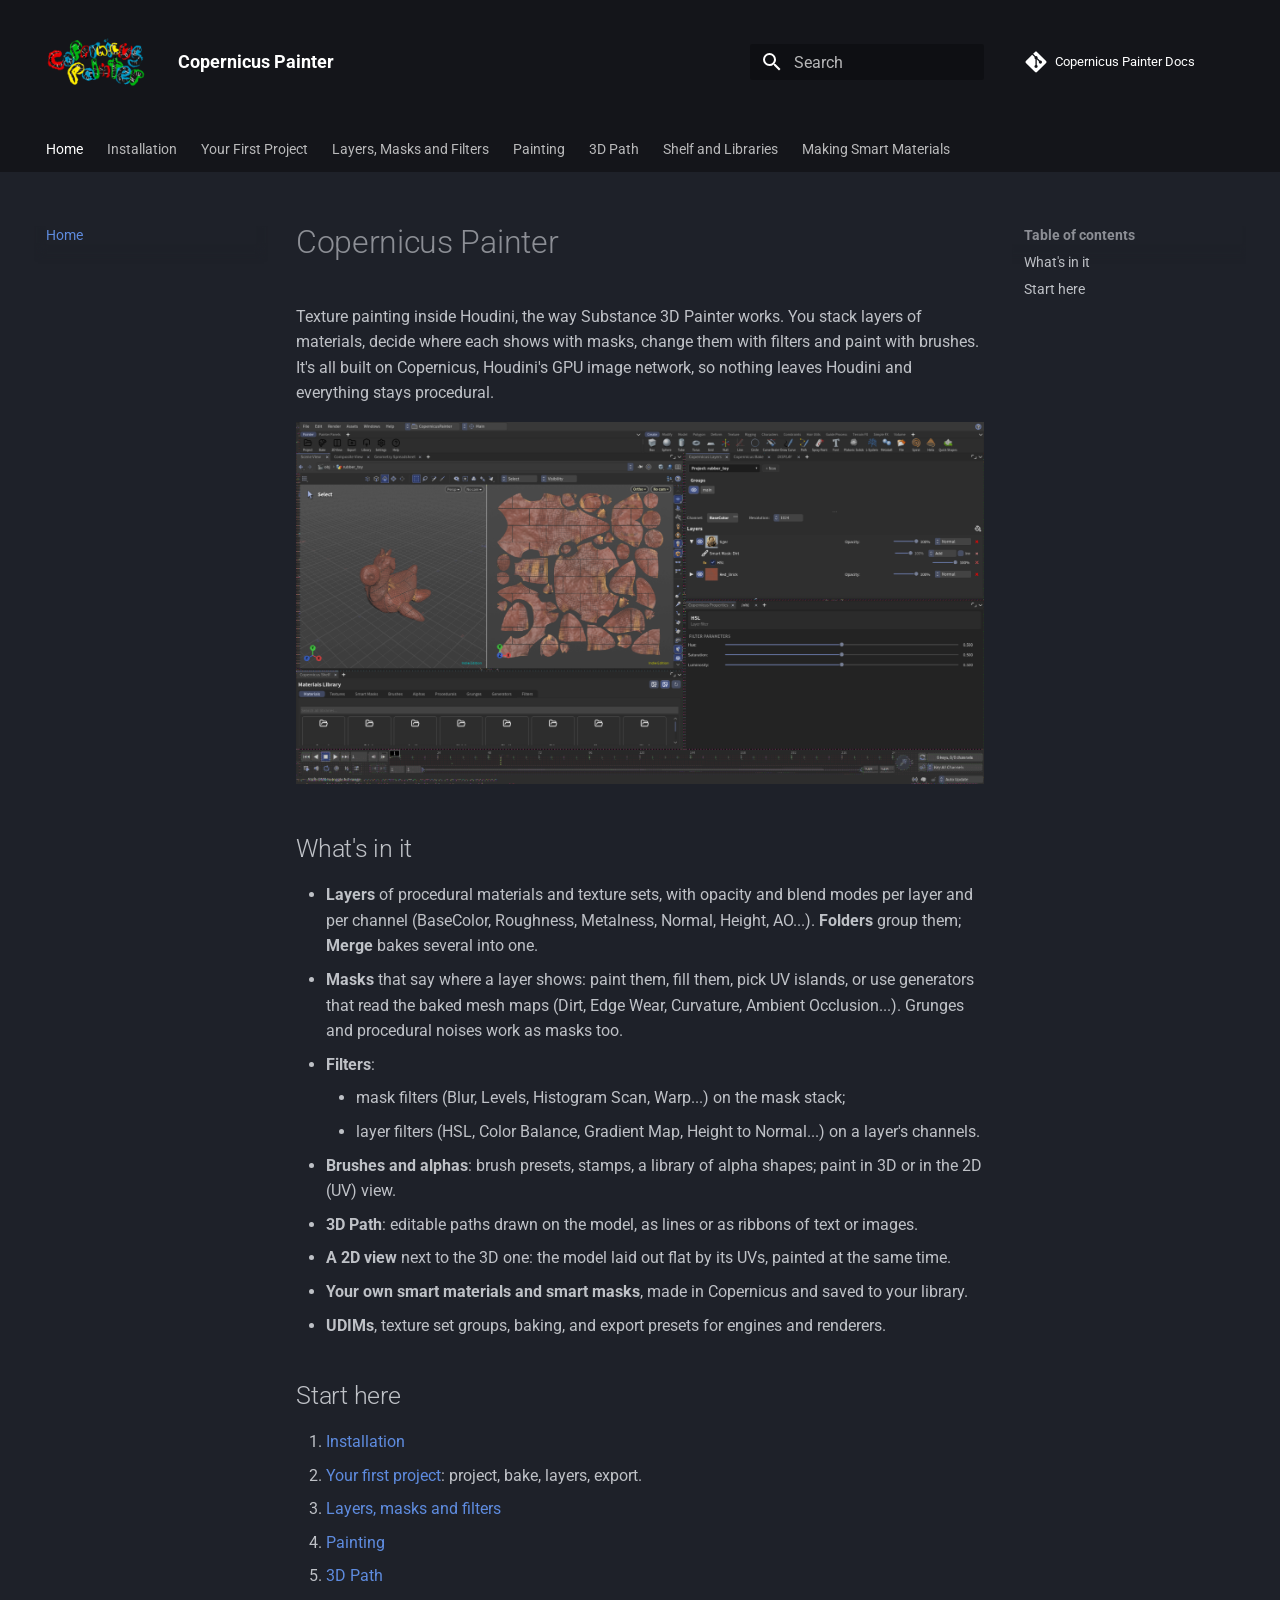
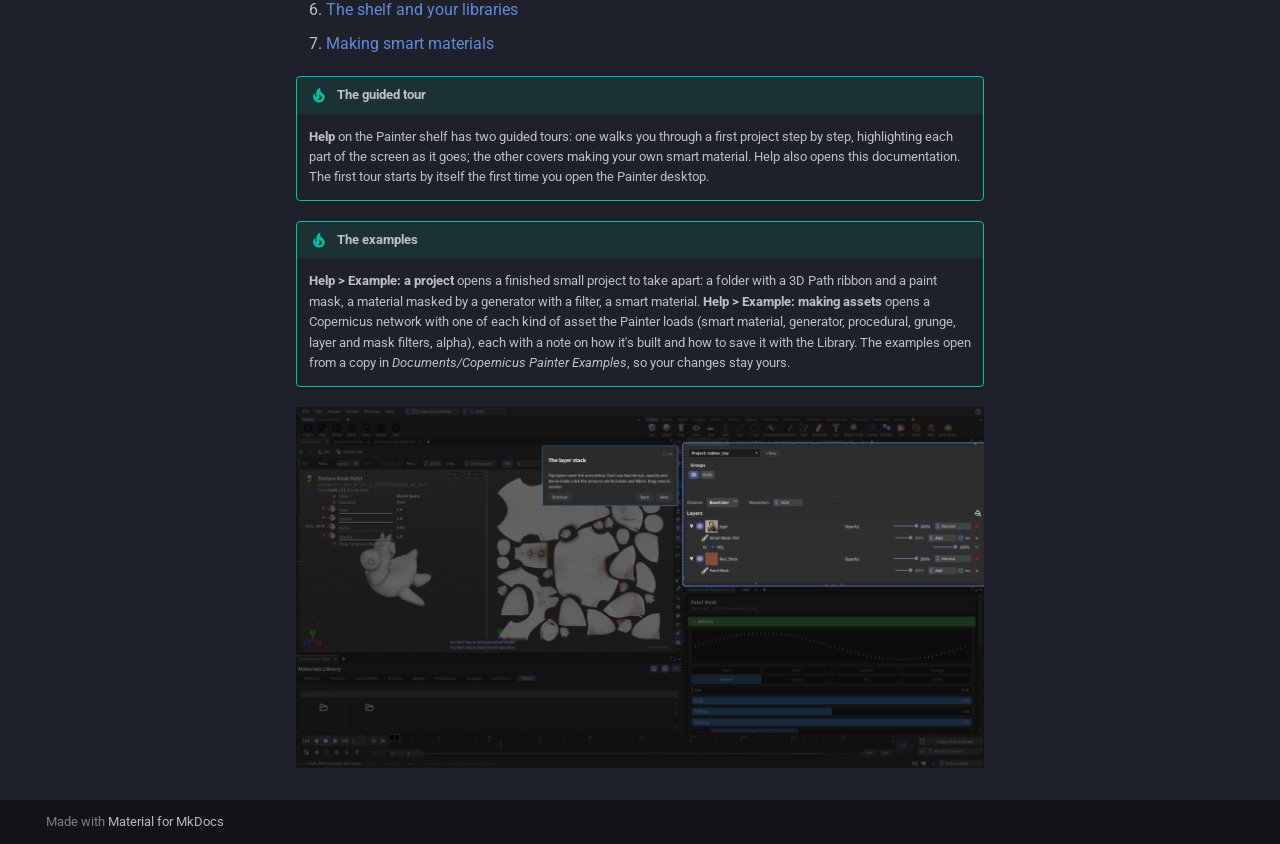
<file: index.html>
<!doctype html>
<html lang="en" class="no-js">
  <head>
    
      <meta charset="utf-8">
      <meta name="viewport" content="width=device-width,initial-scale=1">
      
      
      
        <link rel="canonical" href="https://matijaKos.github.io/Copernicus_Painter_Documentation/">
      
      
      
        <link rel="next" href="installation/">
      
      
        
      
      
      <link rel="icon" href="images/copLogo.png">
      <meta name="generator" content="mkdocs-1.6.1, mkdocs-material-9.8.0">
    
    
      
        <title>Copernicus Painter</title>
      
    
    
      <link rel="stylesheet" href="assets/stylesheets/main.57a0d79d.min.css">
      
        
        <link rel="stylesheet" href="assets/stylesheets/palette.fb2fffe2.min.css">
      
      


    
    
      
    
    
      
        
        
        <link rel="preconnect" href="https://fonts.gstatic.com" crossorigin>
        <link rel="stylesheet" href="https://fonts.googleapis.com/css?family=Roboto:300,300i,400,400i,700,700i%7CRoboto+Mono:400,400i,700,700i&display=fallback">
        <style>:root{--md-text-font:"Roboto";--md-code-font:"Roboto Mono"}</style>
      
    
    
      <link rel="stylesheet" href="stylesheets/extra.css">
    
    <script>__md_scope=new URL(".",location),__md_hash=e=>[...e].reduce(((e,_)=>(e<<5)-e+_.charCodeAt(0)),0),__md_get=(e,_=localStorage,t=__md_scope)=>JSON.parse(_.getItem(t.pathname+"."+e)),__md_set=(e,_,t=localStorage,a=__md_scope)=>{try{t.setItem(a.pathname+"."+e,JSON.stringify(_))}catch(e){}}</script>
    
      

    
    
  </head>
  
  
    
    
    
    
    
    <body dir="ltr" data-md-color-scheme="slate" data-md-color-primary="black" data-md-color-accent="grey">
  
    
    <input class="md-toggle" data-md-toggle="drawer" type="checkbox" id="__drawer" autocomplete="off">
    <input class="md-toggle" data-md-toggle="search" type="checkbox" id="__search" autocomplete="off">
    <label class="md-overlay" for="__drawer"></label>
    <div data-md-component="skip">
      
        
        <a href="#copernicus-painter" class="md-skip">
          Skip to content
        </a>
      
    </div>
    <div data-md-component="announce">
      
    </div>
    
    
      

<header class="md-header" data-md-component="header">
  <nav class="md-header__inner md-grid" aria-label="Header">
    <a href="." title="Copernicus Painter" class="md-header__button md-logo" aria-label="Copernicus Painter" data-md-component="logo">
      
  <img src="images/copLogo.png" alt="logo">

    </a>
    <label class="md-header__button md-icon" for="__drawer">
      
      <svg xmlns="http://www.w3.org/2000/svg" viewBox="0 0 24 24"><path d="M3 6h18v2H3zm0 5h18v2H3zm0 5h18v2H3z"/></svg>
    </label>
    <div class="md-header__title" data-md-component="header-title">
      <div class="md-header__ellipsis">
        <div class="md-header__topic">
          <span class="md-ellipsis">
            Copernicus Painter
          </span>
        </div>
        <div class="md-header__topic" data-md-component="header-topic">
          <span class="md-ellipsis">
            
              Home
            
          </span>
        </div>
      </div>
    </div>
    
      
    
    
    
    
      
      
        <label class="md-header__button md-icon" for="__search">
          
          <svg xmlns="http://www.w3.org/2000/svg" viewBox="0 0 24 24"><path d="M9.5 3A6.5 6.5 0 0 1 16 9.5c0 1.61-.59 3.09-1.56 4.23l.27.27h.79l5 5-1.5 1.5-5-5v-.79l-.27-.27A6.52 6.52 0 0 1 9.5 16 6.5 6.5 0 0 1 3 9.5 6.5 6.5 0 0 1 9.5 3m0 2C7 5 5 7 5 9.5S7 14 9.5 14 14 12 14 9.5 12 5 9.5 5"/></svg>
        </label>
        <div class="md-search" data-md-component="search" role="dialog">
  <label class="md-search__overlay" for="__search"></label>
  <div class="md-search__inner" role="search">
    <form class="md-search__form" name="search">
      <input type="text" class="md-search__input" name="query" aria-label="Search" placeholder="Search" autocapitalize="off" autocorrect="off" autocomplete="off" spellcheck="false" data-md-component="search-query" required>
      <label class="md-search__icon md-icon" for="__search">
        
        <svg xmlns="http://www.w3.org/2000/svg" viewBox="0 0 24 24"><path d="M9.5 3A6.5 6.5 0 0 1 16 9.5c0 1.61-.59 3.09-1.56 4.23l.27.27h.79l5 5-1.5 1.5-5-5v-.79l-.27-.27A6.52 6.52 0 0 1 9.5 16 6.5 6.5 0 0 1 3 9.5 6.5 6.5 0 0 1 9.5 3m0 2C7 5 5 7 5 9.5S7 14 9.5 14 14 12 14 9.5 12 5 9.5 5"/></svg>
        
        <svg xmlns="http://www.w3.org/2000/svg" viewBox="0 0 24 24"><path d="M20 11v2H8l5.5 5.5-1.42 1.42L4.16 12l7.92-7.92L13.5 5.5 8 11z"/></svg>
      </label>
      <nav class="md-search__options" aria-label="Search">
        
        <button type="reset" class="md-search__icon md-icon" title="Clear" aria-label="Clear" tabindex="-1">
          
          <svg xmlns="http://www.w3.org/2000/svg" viewBox="0 0 24 24"><path d="M19 6.41 17.59 5 12 10.59 6.41 5 5 6.41 10.59 12 5 17.59 6.41 19 12 13.41 17.59 19 19 17.59 13.41 12z"/></svg>
        </button>
      </nav>
      
    </form>
    <div class="md-search__output">
      <div class="md-search__scrollwrap" tabindex="0" data-md-scrollfix>
        <div class="md-search-result" data-md-component="search-result">
          <div class="md-search-result__meta">
            Initializing search
          </div>
          <ol class="md-search-result__list" role="presentation"></ol>
        </div>
      </div>
    </div>
  </div>
</div>
      
    
    
      <div class="md-header__source">
        <a href="https://github.com/matijaKos/Copernicus_Painter_Documentation" title="Go to repository" class="md-source" data-md-component="source">
  <div class="md-source__icon md-icon">
    
    <svg xmlns="http://www.w3.org/2000/svg" viewBox="0 0 448 512"><!--! Font Awesome Free 7.1.0 by @fontawesome - https://fontawesome.com License - https://fontawesome.com/license/free (Icons: CC BY 4.0, Fonts: SIL OFL 1.1, Code: MIT License) Copyright 2025 Fonticons, Inc.--><path d="M439.6 236.1 244 40.5c-5.4-5.5-12.8-8.5-20.4-8.5s-15 3-20.4 8.4L162.5 81l51.5 51.5c27.1-9.1 52.7 16.8 43.4 43.7l49.7 49.7c34.2-11.8 61.2 31 35.5 56.7-26.5 26.5-70.2-2.9-56-37.3L240.3 199v121.9c25.3 12.5 22.3 41.8 9.1 55-6.4 6.4-15.2 10.1-24.3 10.1s-17.8-3.6-24.3-10.1c-17.6-17.6-11.1-46.9 11.2-56v-123c-20.8-8.5-24.6-30.7-18.6-45L142.6 101 8.5 235.1C3 240.6 0 247.9 0 255.5s3 15 8.5 20.4l195.6 195.7c5.4 5.4 12.7 8.4 20.4 8.4s15-3 20.4-8.4l194.7-194.7c5.4-5.4 8.4-12.8 8.4-20.4s-3-15-8.4-20.4"/></svg>
  </div>
  <div class="md-source__repository">
    Copernicus Painter Docs
  </div>
</a>
      </div>
    
  </nav>
  
</header>
    
    <div class="md-container" data-md-component="container">
      
      
        
          
            
<nav class="md-tabs" aria-label="Tabs" data-md-component="tabs">
  <div class="md-grid">
    <ul class="md-tabs__list">
      
        
  
  
  
    
  
  
    <li class="md-tabs__item md-tabs__item--active">
      <a href="." class="md-tabs__link">
        
  
  
    
  
  Home

      </a>
    </li>
  

      
        
  
  
  
  
    <li class="md-tabs__item">
      <a href="installation/" class="md-tabs__link">
        
  
  
    
  
  Installation

      </a>
    </li>
  

      
        
  
  
  
  
    <li class="md-tabs__item">
      <a href="workflow/" class="md-tabs__link">
        
  
  
    
  
  Your First Project

      </a>
    </li>
  

      
        
  
  
  
  
    <li class="md-tabs__item">
      <a href="layers/" class="md-tabs__link">
        
  
  
    
  
  Layers, Masks and Filters

      </a>
    </li>
  

      
        
  
  
  
  
    <li class="md-tabs__item">
      <a href="painting/" class="md-tabs__link">
        
  
  
    
  
  Painting

      </a>
    </li>
  

      
        
  
  
  
  
    <li class="md-tabs__item">
      <a href="path/" class="md-tabs__link">
        
  
  
    
  
  3D Path

      </a>
    </li>
  

      
        
  
  
  
  
    <li class="md-tabs__item">
      <a href="library/" class="md-tabs__link">
        
  
  
    
  
  Shelf and Libraries

      </a>
    </li>
  

      
        
  
  
  
  
    <li class="md-tabs__item">
      <a href="material_creator/" class="md-tabs__link">
        
  
  
    
  
  Making Smart Materials

      </a>
    </li>
  

      
    </ul>
  </div>
</nav>
          
        
      
      <main class="md-main" data-md-component="main">
        <div class="md-main__inner md-grid">
          
            
              
              <div class="md-sidebar md-sidebar--primary" data-md-component="sidebar" data-md-type="navigation" >
                <div class="md-sidebar__scrollwrap">
                  <div class="md-sidebar__inner">
                    


  


<nav class="md-nav md-nav--primary md-nav--lifted" aria-label="Navigation" data-md-level="0">
  <label class="md-nav__title" for="__drawer">
    <a href="." title="Copernicus Painter" class="md-nav__button md-logo" aria-label="Copernicus Painter" data-md-component="logo">
      
  <img src="images/copLogo.png" alt="logo">

    </a>
    Copernicus Painter
  </label>
  
    <div class="md-nav__source">
      <a href="https://github.com/matijaKos/Copernicus_Painter_Documentation" title="Go to repository" class="md-source" data-md-component="source">
  <div class="md-source__icon md-icon">
    
    <svg xmlns="http://www.w3.org/2000/svg" viewBox="0 0 448 512"><!--! Font Awesome Free 7.1.0 by @fontawesome - https://fontawesome.com License - https://fontawesome.com/license/free (Icons: CC BY 4.0, Fonts: SIL OFL 1.1, Code: MIT License) Copyright 2025 Fonticons, Inc.--><path d="M439.6 236.1 244 40.5c-5.4-5.5-12.8-8.5-20.4-8.5s-15 3-20.4 8.4L162.5 81l51.5 51.5c27.1-9.1 52.7 16.8 43.4 43.7l49.7 49.7c34.2-11.8 61.2 31 35.5 56.7-26.5 26.5-70.2-2.9-56-37.3L240.3 199v121.9c25.3 12.5 22.3 41.8 9.1 55-6.4 6.4-15.2 10.1-24.3 10.1s-17.8-3.6-24.3-10.1c-17.6-17.6-11.1-46.9 11.2-56v-123c-20.8-8.5-24.6-30.7-18.6-45L142.6 101 8.5 235.1C3 240.6 0 247.9 0 255.5s3 15 8.5 20.4l195.6 195.7c5.4 5.4 12.7 8.4 20.4 8.4s15-3 20.4-8.4l194.7-194.7c5.4-5.4 8.4-12.8 8.4-20.4s-3-15-8.4-20.4"/></svg>
  </div>
  <div class="md-source__repository">
    Copernicus Painter Docs
  </div>
</a>
    </div>
  
  <ul class="md-nav__list" data-md-scrollfix>
    
      
      
  
  
    
  
  
  
    <li class="md-nav__item md-nav__item--active">
      
      <input class="md-nav__toggle md-toggle" type="checkbox" id="__toc">
      
      
        
      
      
        <label class="md-nav__link md-nav__link--active" for="__toc">
          
  
  
  <span class="md-ellipsis">
    
  
    Home
  

    
  </span>
  
  

          <span class="md-nav__icon md-icon"></span>
        </label>
      
      <a href="." class="md-nav__link md-nav__link--active">
        
  
  
  <span class="md-ellipsis">
    
  
    Home
  

    
  </span>
  
  

      </a>
      
        

<nav class="md-nav md-nav--secondary" aria-label="Table of contents">
  
  
  
    
  
  
    <label class="md-nav__title" for="__toc">
      <span class="md-nav__icon md-icon"></span>
      Table of contents
    </label>
    <ul class="md-nav__list" data-md-component="toc" data-md-scrollfix>
      
        <li class="md-nav__item">
  <a href="#whats-in-it" class="md-nav__link">
    <span class="md-ellipsis">
      
        What's in it
      
    </span>
  </a>
  
</li>
      
        <li class="md-nav__item">
  <a href="#start-here" class="md-nav__link">
    <span class="md-ellipsis">
      
        Start here
      
    </span>
  </a>
  
</li>
      
    </ul>
  
</nav>
      
    </li>
  

    
      
      
  
  
  
  
    <li class="md-nav__item">
      <a href="installation/" class="md-nav__link">
        
  
  
  <span class="md-ellipsis">
    
  
    Installation
  

    
  </span>
  
  

      </a>
    </li>
  

    
      
      
  
  
  
  
    <li class="md-nav__item">
      <a href="workflow/" class="md-nav__link">
        
  
  
  <span class="md-ellipsis">
    
  
    Your First Project
  

    
  </span>
  
  

      </a>
    </li>
  

    
      
      
  
  
  
  
    <li class="md-nav__item">
      <a href="layers/" class="md-nav__link">
        
  
  
  <span class="md-ellipsis">
    
  
    Layers, Masks and Filters
  

    
  </span>
  
  

      </a>
    </li>
  

    
      
      
  
  
  
  
    <li class="md-nav__item">
      <a href="painting/" class="md-nav__link">
        
  
  
  <span class="md-ellipsis">
    
  
    Painting
  

    
  </span>
  
  

      </a>
    </li>
  

    
      
      
  
  
  
  
    <li class="md-nav__item">
      <a href="path/" class="md-nav__link">
        
  
  
  <span class="md-ellipsis">
    
  
    3D Path
  

    
  </span>
  
  

      </a>
    </li>
  

    
      
      
  
  
  
  
    <li class="md-nav__item">
      <a href="library/" class="md-nav__link">
        
  
  
  <span class="md-ellipsis">
    
  
    Shelf and Libraries
  

    
  </span>
  
  

      </a>
    </li>
  

    
      
      
  
  
  
  
    <li class="md-nav__item">
      <a href="material_creator/" class="md-nav__link">
        
  
  
  <span class="md-ellipsis">
    
  
    Making Smart Materials
  

    
  </span>
  
  

      </a>
    </li>
  

    
  </ul>
</nav>
                  </div>
                </div>
              </div>
            
            
              
              <div class="md-sidebar md-sidebar--secondary" data-md-component="sidebar" data-md-type="toc" >
                <div class="md-sidebar__scrollwrap">
                  <div class="md-sidebar__inner">
                    

<nav class="md-nav md-nav--secondary" aria-label="Table of contents">
  
  
  
    
  
  
    <label class="md-nav__title" for="__toc">
      <span class="md-nav__icon md-icon"></span>
      Table of contents
    </label>
    <ul class="md-nav__list" data-md-component="toc" data-md-scrollfix>
      
        <li class="md-nav__item">
  <a href="#whats-in-it" class="md-nav__link">
    <span class="md-ellipsis">
      
        What's in it
      
    </span>
  </a>
  
</li>
      
        <li class="md-nav__item">
  <a href="#start-here" class="md-nav__link">
    <span class="md-ellipsis">
      
        Start here
      
    </span>
  </a>
  
</li>
      
    </ul>
  
</nav>
                  </div>
                </div>
              </div>
            
          
          
            <div class="md-content" data-md-component="content">
              
              <article class="md-content__inner md-typeset">
                
                  


  
  


<h1 id="copernicus-painter">Copernicus Painter<a class="headerlink" href="#copernicus-painter" title="Permanent link">&para;</a></h1>
<p>Texture painting inside Houdini, the way Substance 3D Painter works. You stack layers of materials, decide where each shows with masks, change them with filters and paint with brushes. It's all built on Copernicus, Houdini's GPU image network, so nothing leaves Houdini and everything stays procedural.</p>
<p><img alt="Copernicus Painter" src="images/overview.png" /></p>
<h2 id="whats-in-it">What's in it<a class="headerlink" href="#whats-in-it" title="Permanent link">&para;</a></h2>
<ul>
<li><strong>Layers</strong> of procedural materials and texture sets, with opacity and blend modes per layer and per channel (BaseColor, Roughness, Metalness, Normal, Height, AO...). <strong>Folders</strong> group them; <strong>Merge</strong> bakes several into one.</li>
<li><strong>Masks</strong> that say where a layer shows: paint them, fill them, pick UV islands, or use generators that read the baked mesh maps (Dirt, Edge Wear, Curvature, Ambient Occlusion...). Grunges and procedural noises work as masks too.</li>
<li><strong>Filters</strong>:<ul>
<li>mask filters (Blur, Levels, Histogram Scan, Warp...) on the mask stack;</li>
<li>layer filters (HSL, Color Balance, Gradient Map, Height to Normal...) on a layer's channels.</li>
</ul>
</li>
<li><strong>Brushes and alphas</strong>: brush presets, stamps, a library of alpha shapes; paint in 3D or in the 2D (UV) view.</li>
<li><strong>3D Path</strong>: editable paths drawn on the model, as lines or as ribbons of text or images.</li>
<li><strong>A 2D view</strong> next to the 3D one: the model laid out flat by its UVs, painted at the same time.</li>
<li><strong>Your own smart materials and smart masks</strong>, made in Copernicus and saved to your library.</li>
<li><strong>UDIMs</strong>, texture set groups, baking, and export presets for engines and renderers.</li>
</ul>
<h2 id="start-here">Start here<a class="headerlink" href="#start-here" title="Permanent link">&para;</a></h2>
<ol>
<li><a href="installation/">Installation</a></li>
<li><a href="workflow/">Your first project</a>: project, bake, layers, export.</li>
<li><a href="layers/">Layers, masks and filters</a></li>
<li><a href="painting/">Painting</a></li>
<li><a href="path/">3D Path</a></li>
<li><a href="library/">The shelf and your libraries</a></li>
<li><a href="material_creator/">Making smart materials</a></li>
</ol>
<div class="admonition tip">
<p class="admonition-title">The guided tour</p>
<p><strong>Help</strong> on the Painter shelf has two guided tours: one walks you through a first project step by step, highlighting each part of the screen as it goes; the other covers making your own smart material. Help also opens this documentation. The first tour starts by itself the first time you open the Painter desktop.</p>
</div>
<div class="admonition tip">
<p class="admonition-title">The examples</p>
<p><strong>Help &gt; Example: a project</strong> opens a finished small project to take apart: a folder with a 3D Path ribbon and a paint mask, a material masked by a generator with a filter, a smart material. <strong>Help &gt; Example: making assets</strong> opens a Copernicus network with one of each kind of asset the Painter loads (smart material, generator, procedural, grunge, layer and mask filters, alpha), each with a note on how it's built and how to save it with the Library. The examples open from a copy in <em>Documents/Copernicus Painter Examples</em>, so your changes stay yours.</p>
</div>
<p><img alt="The guided tour" src="images/tour.png" /></p>












                
              </article>
            </div>
          
          
<script>var target=document.getElementById(location.hash.slice(1));target&&target.name&&(target.checked=target.name.startsWith("__tabbed_"))</script>
        </div>
        
          <button type="button" class="md-top md-icon" data-md-component="top" hidden>
  
  <svg xmlns="http://www.w3.org/2000/svg" viewBox="0 0 24 24"><path d="M13 20h-2V8l-5.5 5.5-1.42-1.42L12 4.16l7.92 7.92-1.42 1.42L13 8z"/></svg>
  Back to top
</button>
        
      </main>
      
        <footer class="md-footer">
  
  <div class="md-footer-meta md-typeset">
    <div class="md-footer-meta__inner md-grid">
      <div class="md-copyright">
  
  
    Made with
    <a href="https://squidfunk.github.io/mkdocs-material/" target="_blank" rel="noopener">
      Material for MkDocs
    </a>
  
</div>
      
    </div>
  </div>
</footer>
      
    </div>
    <div class="md-dialog" data-md-component="dialog">
      <div class="md-dialog__inner md-typeset"></div>
    </div>
    
    
    
      
      
      <script id="__config" type="application/json">{"annotate": null, "base": ".", "features": ["navigation.tabs", "navigation.top", "search.highlight", "content.code.copy"], "search": "assets/javascripts/workers/search.a7633da7.min.js", "tags": null, "translations": {"clipboard.copied": "Copied to clipboard", "clipboard.copy": "Copy to clipboard", "search.result.more.one": "1 more on this page", "search.result.more.other": "# more on this page", "search.result.none": "No matching documents", "search.result.one": "1 matching document", "search.result.other": "# matching documents", "search.result.placeholder": "Type to start searching", "search.result.term.missing": "Missing", "select.version": "Select version"}, "version": null}</script>
    
    
      <script src="assets/javascripts/bundle.c21346df.min.js"></script>
      
    
  </body>
</html>
</file>
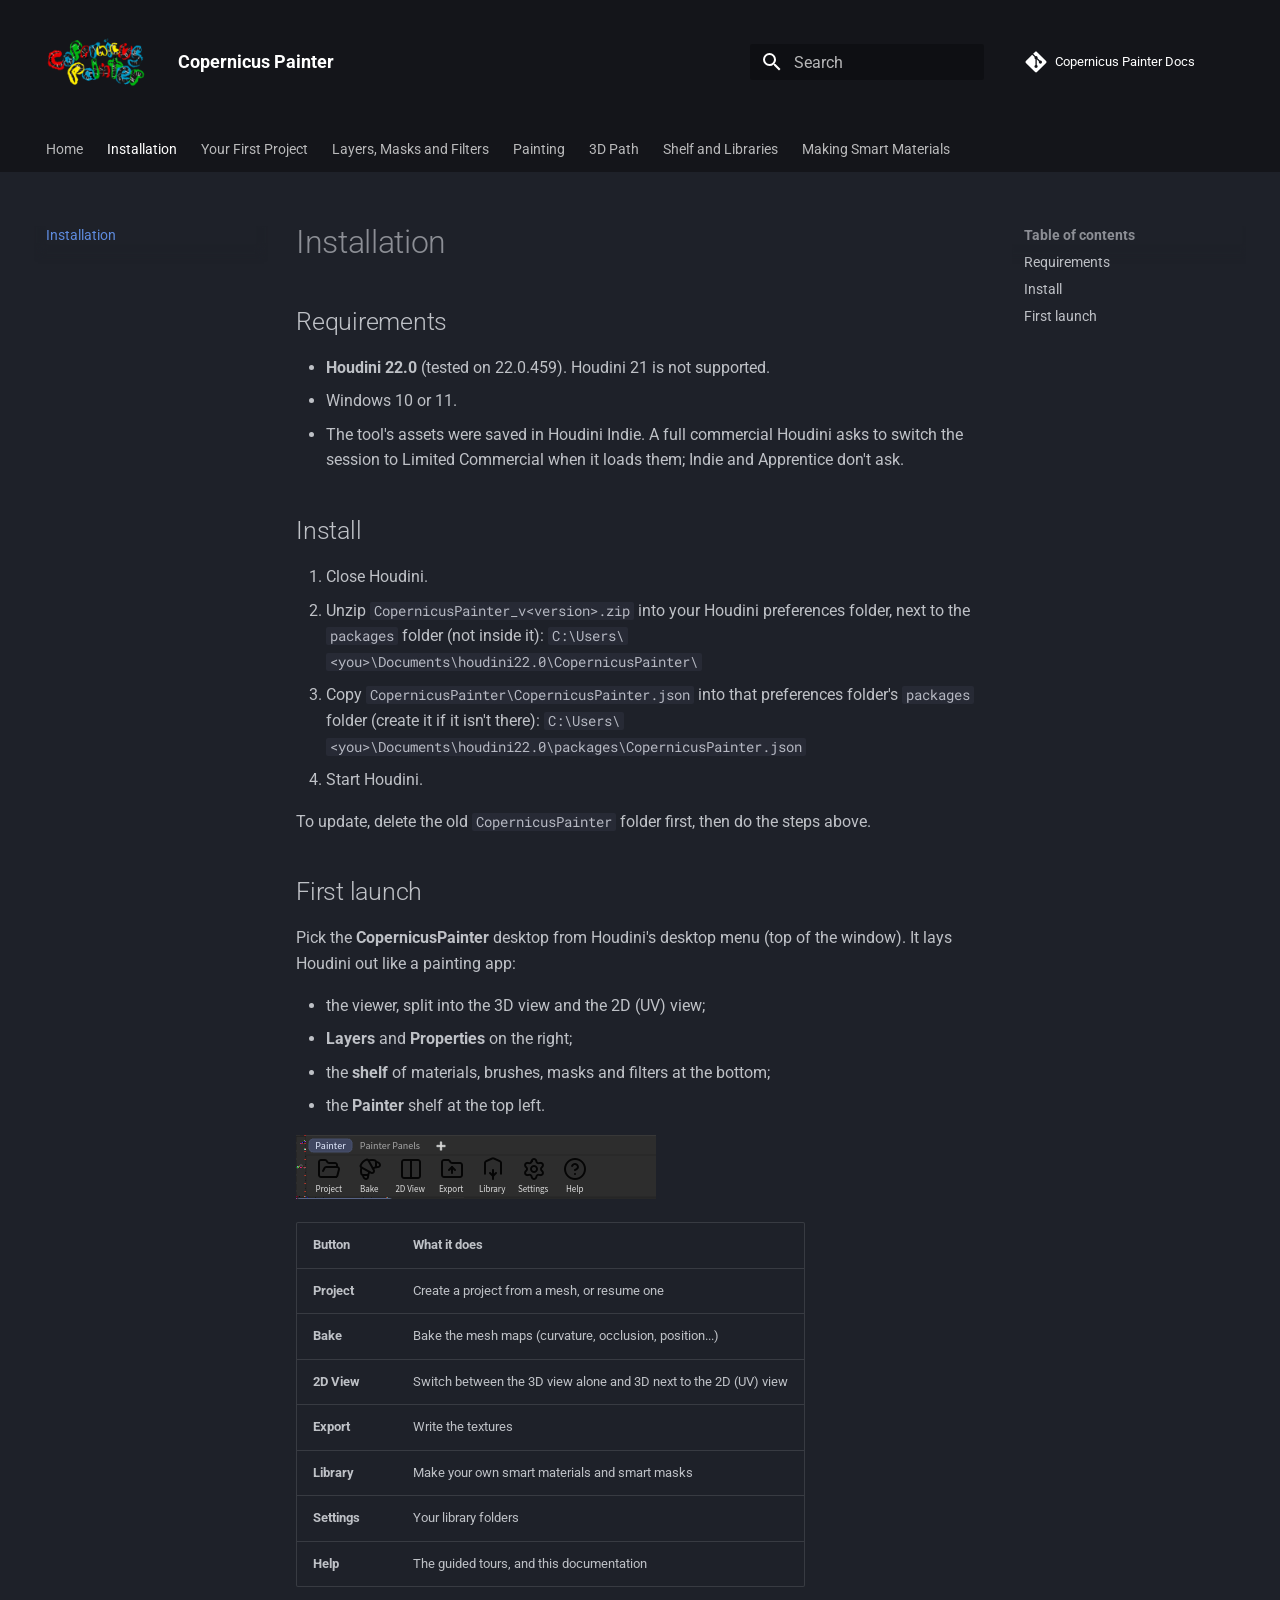
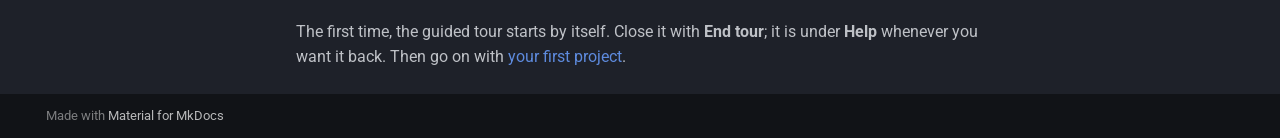
<file: installation/index.html>
<!doctype html>
<html lang="en" class="no-js">
  <head>
    
      <meta charset="utf-8">
      <meta name="viewport" content="width=device-width,initial-scale=1">
      
      
      
        <link rel="canonical" href="https://matijaKos.github.io/Copernicus_Painter_Documentation/installation/">
      
      
        <link rel="prev" href="..">
      
      
        <link rel="next" href="../workflow/">
      
      
        
      
      
      <link rel="icon" href="../images/copLogo.png">
      <meta name="generator" content="mkdocs-1.6.1, mkdocs-material-9.8.0">
    
    
      
        <title>Installation - Copernicus Painter</title>
      
    
    
      <link rel="stylesheet" href="../assets/stylesheets/main.57a0d79d.min.css">
      
        
        <link rel="stylesheet" href="../assets/stylesheets/palette.fb2fffe2.min.css">
      
      


    
    
      
    
    
      
        
        
        <link rel="preconnect" href="https://fonts.gstatic.com" crossorigin>
        <link rel="stylesheet" href="https://fonts.googleapis.com/css?family=Roboto:300,300i,400,400i,700,700i%7CRoboto+Mono:400,400i,700,700i&display=fallback">
        <style>:root{--md-text-font:"Roboto";--md-code-font:"Roboto Mono"}</style>
      
    
    
      <link rel="stylesheet" href="../stylesheets/extra.css">
    
    <script>__md_scope=new URL("..",location),__md_hash=e=>[...e].reduce(((e,_)=>(e<<5)-e+_.charCodeAt(0)),0),__md_get=(e,_=localStorage,t=__md_scope)=>JSON.parse(_.getItem(t.pathname+"."+e)),__md_set=(e,_,t=localStorage,a=__md_scope)=>{try{t.setItem(a.pathname+"."+e,JSON.stringify(_))}catch(e){}}</script>
    
      

    
    
  </head>
  
  
    
    
    
    
    
    <body dir="ltr" data-md-color-scheme="slate" data-md-color-primary="black" data-md-color-accent="grey">
  
    
    <input class="md-toggle" data-md-toggle="drawer" type="checkbox" id="__drawer" autocomplete="off">
    <input class="md-toggle" data-md-toggle="search" type="checkbox" id="__search" autocomplete="off">
    <label class="md-overlay" for="__drawer"></label>
    <div data-md-component="skip">
      
        
        <a href="#installation" class="md-skip">
          Skip to content
        </a>
      
    </div>
    <div data-md-component="announce">
      
    </div>
    
    
      

<header class="md-header" data-md-component="header">
  <nav class="md-header__inner md-grid" aria-label="Header">
    <a href=".." title="Copernicus Painter" class="md-header__button md-logo" aria-label="Copernicus Painter" data-md-component="logo">
      
  <img src="../images/copLogo.png" alt="logo">

    </a>
    <label class="md-header__button md-icon" for="__drawer">
      
      <svg xmlns="http://www.w3.org/2000/svg" viewBox="0 0 24 24"><path d="M3 6h18v2H3zm0 5h18v2H3zm0 5h18v2H3z"/></svg>
    </label>
    <div class="md-header__title" data-md-component="header-title">
      <div class="md-header__ellipsis">
        <div class="md-header__topic">
          <span class="md-ellipsis">
            Copernicus Painter
          </span>
        </div>
        <div class="md-header__topic" data-md-component="header-topic">
          <span class="md-ellipsis">
            
              Installation
            
          </span>
        </div>
      </div>
    </div>
    
      
    
    
    
    
      
      
        <label class="md-header__button md-icon" for="__search">
          
          <svg xmlns="http://www.w3.org/2000/svg" viewBox="0 0 24 24"><path d="M9.5 3A6.5 6.5 0 0 1 16 9.5c0 1.61-.59 3.09-1.56 4.23l.27.27h.79l5 5-1.5 1.5-5-5v-.79l-.27-.27A6.52 6.52 0 0 1 9.5 16 6.5 6.5 0 0 1 3 9.5 6.5 6.5 0 0 1 9.5 3m0 2C7 5 5 7 5 9.5S7 14 9.5 14 14 12 14 9.5 12 5 9.5 5"/></svg>
        </label>
        <div class="md-search" data-md-component="search" role="dialog">
  <label class="md-search__overlay" for="__search"></label>
  <div class="md-search__inner" role="search">
    <form class="md-search__form" name="search">
      <input type="text" class="md-search__input" name="query" aria-label="Search" placeholder="Search" autocapitalize="off" autocorrect="off" autocomplete="off" spellcheck="false" data-md-component="search-query" required>
      <label class="md-search__icon md-icon" for="__search">
        
        <svg xmlns="http://www.w3.org/2000/svg" viewBox="0 0 24 24"><path d="M9.5 3A6.5 6.5 0 0 1 16 9.5c0 1.61-.59 3.09-1.56 4.23l.27.27h.79l5 5-1.5 1.5-5-5v-.79l-.27-.27A6.52 6.52 0 0 1 9.5 16 6.5 6.5 0 0 1 3 9.5 6.5 6.5 0 0 1 9.5 3m0 2C7 5 5 7 5 9.5S7 14 9.5 14 14 12 14 9.5 12 5 9.5 5"/></svg>
        
        <svg xmlns="http://www.w3.org/2000/svg" viewBox="0 0 24 24"><path d="M20 11v2H8l5.5 5.5-1.42 1.42L4.16 12l7.92-7.92L13.5 5.5 8 11z"/></svg>
      </label>
      <nav class="md-search__options" aria-label="Search">
        
        <button type="reset" class="md-search__icon md-icon" title="Clear" aria-label="Clear" tabindex="-1">
          
          <svg xmlns="http://www.w3.org/2000/svg" viewBox="0 0 24 24"><path d="M19 6.41 17.59 5 12 10.59 6.41 5 5 6.41 10.59 12 5 17.59 6.41 19 12 13.41 17.59 19 19 17.59 13.41 12z"/></svg>
        </button>
      </nav>
      
    </form>
    <div class="md-search__output">
      <div class="md-search__scrollwrap" tabindex="0" data-md-scrollfix>
        <div class="md-search-result" data-md-component="search-result">
          <div class="md-search-result__meta">
            Initializing search
          </div>
          <ol class="md-search-result__list" role="presentation"></ol>
        </div>
      </div>
    </div>
  </div>
</div>
      
    
    
      <div class="md-header__source">
        <a href="https://github.com/matijaKos/Copernicus_Painter_Documentation" title="Go to repository" class="md-source" data-md-component="source">
  <div class="md-source__icon md-icon">
    
    <svg xmlns="http://www.w3.org/2000/svg" viewBox="0 0 448 512"><!--! Font Awesome Free 7.1.0 by @fontawesome - https://fontawesome.com License - https://fontawesome.com/license/free (Icons: CC BY 4.0, Fonts: SIL OFL 1.1, Code: MIT License) Copyright 2025 Fonticons, Inc.--><path d="M439.6 236.1 244 40.5c-5.4-5.5-12.8-8.5-20.4-8.5s-15 3-20.4 8.4L162.5 81l51.5 51.5c27.1-9.1 52.7 16.8 43.4 43.7l49.7 49.7c34.2-11.8 61.2 31 35.5 56.7-26.5 26.5-70.2-2.9-56-37.3L240.3 199v121.9c25.3 12.5 22.3 41.8 9.1 55-6.4 6.4-15.2 10.1-24.3 10.1s-17.8-3.6-24.3-10.1c-17.6-17.6-11.1-46.9 11.2-56v-123c-20.8-8.5-24.6-30.7-18.6-45L142.6 101 8.5 235.1C3 240.6 0 247.9 0 255.5s3 15 8.5 20.4l195.6 195.7c5.4 5.4 12.7 8.4 20.4 8.4s15-3 20.4-8.4l194.7-194.7c5.4-5.4 8.4-12.8 8.4-20.4s-3-15-8.4-20.4"/></svg>
  </div>
  <div class="md-source__repository">
    Copernicus Painter Docs
  </div>
</a>
      </div>
    
  </nav>
  
</header>
    
    <div class="md-container" data-md-component="container">
      
      
        
          
            
<nav class="md-tabs" aria-label="Tabs" data-md-component="tabs">
  <div class="md-grid">
    <ul class="md-tabs__list">
      
        
  
  
  
  
    <li class="md-tabs__item">
      <a href=".." class="md-tabs__link">
        
  
  
    
  
  Home

      </a>
    </li>
  

      
        
  
  
  
    
  
  
    <li class="md-tabs__item md-tabs__item--active">
      <a href="./" class="md-tabs__link">
        
  
  
    
  
  Installation

      </a>
    </li>
  

      
        
  
  
  
  
    <li class="md-tabs__item">
      <a href="../workflow/" class="md-tabs__link">
        
  
  
    
  
  Your First Project

      </a>
    </li>
  

      
        
  
  
  
  
    <li class="md-tabs__item">
      <a href="../layers/" class="md-tabs__link">
        
  
  
    
  
  Layers, Masks and Filters

      </a>
    </li>
  

      
        
  
  
  
  
    <li class="md-tabs__item">
      <a href="../painting/" class="md-tabs__link">
        
  
  
    
  
  Painting

      </a>
    </li>
  

      
        
  
  
  
  
    <li class="md-tabs__item">
      <a href="../path/" class="md-tabs__link">
        
  
  
    
  
  3D Path

      </a>
    </li>
  

      
        
  
  
  
  
    <li class="md-tabs__item">
      <a href="../library/" class="md-tabs__link">
        
  
  
    
  
  Shelf and Libraries

      </a>
    </li>
  

      
        
  
  
  
  
    <li class="md-tabs__item">
      <a href="../material_creator/" class="md-tabs__link">
        
  
  
    
  
  Making Smart Materials

      </a>
    </li>
  

      
    </ul>
  </div>
</nav>
          
        
      
      <main class="md-main" data-md-component="main">
        <div class="md-main__inner md-grid">
          
            
              
              <div class="md-sidebar md-sidebar--primary" data-md-component="sidebar" data-md-type="navigation" >
                <div class="md-sidebar__scrollwrap">
                  <div class="md-sidebar__inner">
                    


  


<nav class="md-nav md-nav--primary md-nav--lifted" aria-label="Navigation" data-md-level="0">
  <label class="md-nav__title" for="__drawer">
    <a href=".." title="Copernicus Painter" class="md-nav__button md-logo" aria-label="Copernicus Painter" data-md-component="logo">
      
  <img src="../images/copLogo.png" alt="logo">

    </a>
    Copernicus Painter
  </label>
  
    <div class="md-nav__source">
      <a href="https://github.com/matijaKos/Copernicus_Painter_Documentation" title="Go to repository" class="md-source" data-md-component="source">
  <div class="md-source__icon md-icon">
    
    <svg xmlns="http://www.w3.org/2000/svg" viewBox="0 0 448 512"><!--! Font Awesome Free 7.1.0 by @fontawesome - https://fontawesome.com License - https://fontawesome.com/license/free (Icons: CC BY 4.0, Fonts: SIL OFL 1.1, Code: MIT License) Copyright 2025 Fonticons, Inc.--><path d="M439.6 236.1 244 40.5c-5.4-5.5-12.8-8.5-20.4-8.5s-15 3-20.4 8.4L162.5 81l51.5 51.5c27.1-9.1 52.7 16.8 43.4 43.7l49.7 49.7c34.2-11.8 61.2 31 35.5 56.7-26.5 26.5-70.2-2.9-56-37.3L240.3 199v121.9c25.3 12.5 22.3 41.8 9.1 55-6.4 6.4-15.2 10.1-24.3 10.1s-17.8-3.6-24.3-10.1c-17.6-17.6-11.1-46.9 11.2-56v-123c-20.8-8.5-24.6-30.7-18.6-45L142.6 101 8.5 235.1C3 240.6 0 247.9 0 255.5s3 15 8.5 20.4l195.6 195.7c5.4 5.4 12.7 8.4 20.4 8.4s15-3 20.4-8.4l194.7-194.7c5.4-5.4 8.4-12.8 8.4-20.4s-3-15-8.4-20.4"/></svg>
  </div>
  <div class="md-source__repository">
    Copernicus Painter Docs
  </div>
</a>
    </div>
  
  <ul class="md-nav__list" data-md-scrollfix>
    
      
      
  
  
  
  
    <li class="md-nav__item">
      <a href=".." class="md-nav__link">
        
  
  
  <span class="md-ellipsis">
    
  
    Home
  

    
  </span>
  
  

      </a>
    </li>
  

    
      
      
  
  
    
  
  
  
    <li class="md-nav__item md-nav__item--active">
      
      <input class="md-nav__toggle md-toggle" type="checkbox" id="__toc">
      
      
        
      
      
        <label class="md-nav__link md-nav__link--active" for="__toc">
          
  
  
  <span class="md-ellipsis">
    
  
    Installation
  

    
  </span>
  
  

          <span class="md-nav__icon md-icon"></span>
        </label>
      
      <a href="./" class="md-nav__link md-nav__link--active">
        
  
  
  <span class="md-ellipsis">
    
  
    Installation
  

    
  </span>
  
  

      </a>
      
        

<nav class="md-nav md-nav--secondary" aria-label="Table of contents">
  
  
  
    
  
  
    <label class="md-nav__title" for="__toc">
      <span class="md-nav__icon md-icon"></span>
      Table of contents
    </label>
    <ul class="md-nav__list" data-md-component="toc" data-md-scrollfix>
      
        <li class="md-nav__item">
  <a href="#requirements" class="md-nav__link">
    <span class="md-ellipsis">
      
        Requirements
      
    </span>
  </a>
  
</li>
      
        <li class="md-nav__item">
  <a href="#install" class="md-nav__link">
    <span class="md-ellipsis">
      
        Install
      
    </span>
  </a>
  
</li>
      
        <li class="md-nav__item">
  <a href="#first-launch" class="md-nav__link">
    <span class="md-ellipsis">
      
        First launch
      
    </span>
  </a>
  
</li>
      
    </ul>
  
</nav>
      
    </li>
  

    
      
      
  
  
  
  
    <li class="md-nav__item">
      <a href="../workflow/" class="md-nav__link">
        
  
  
  <span class="md-ellipsis">
    
  
    Your First Project
  

    
  </span>
  
  

      </a>
    </li>
  

    
      
      
  
  
  
  
    <li class="md-nav__item">
      <a href="../layers/" class="md-nav__link">
        
  
  
  <span class="md-ellipsis">
    
  
    Layers, Masks and Filters
  

    
  </span>
  
  

      </a>
    </li>
  

    
      
      
  
  
  
  
    <li class="md-nav__item">
      <a href="../painting/" class="md-nav__link">
        
  
  
  <span class="md-ellipsis">
    
  
    Painting
  

    
  </span>
  
  

      </a>
    </li>
  

    
      
      
  
  
  
  
    <li class="md-nav__item">
      <a href="../path/" class="md-nav__link">
        
  
  
  <span class="md-ellipsis">
    
  
    3D Path
  

    
  </span>
  
  

      </a>
    </li>
  

    
      
      
  
  
  
  
    <li class="md-nav__item">
      <a href="../library/" class="md-nav__link">
        
  
  
  <span class="md-ellipsis">
    
  
    Shelf and Libraries
  

    
  </span>
  
  

      </a>
    </li>
  

    
      
      
  
  
  
  
    <li class="md-nav__item">
      <a href="../material_creator/" class="md-nav__link">
        
  
  
  <span class="md-ellipsis">
    
  
    Making Smart Materials
  

    
  </span>
  
  

      </a>
    </li>
  

    
  </ul>
</nav>
                  </div>
                </div>
              </div>
            
            
              
              <div class="md-sidebar md-sidebar--secondary" data-md-component="sidebar" data-md-type="toc" >
                <div class="md-sidebar__scrollwrap">
                  <div class="md-sidebar__inner">
                    

<nav class="md-nav md-nav--secondary" aria-label="Table of contents">
  
  
  
    
  
  
    <label class="md-nav__title" for="__toc">
      <span class="md-nav__icon md-icon"></span>
      Table of contents
    </label>
    <ul class="md-nav__list" data-md-component="toc" data-md-scrollfix>
      
        <li class="md-nav__item">
  <a href="#requirements" class="md-nav__link">
    <span class="md-ellipsis">
      
        Requirements
      
    </span>
  </a>
  
</li>
      
        <li class="md-nav__item">
  <a href="#install" class="md-nav__link">
    <span class="md-ellipsis">
      
        Install
      
    </span>
  </a>
  
</li>
      
        <li class="md-nav__item">
  <a href="#first-launch" class="md-nav__link">
    <span class="md-ellipsis">
      
        First launch
      
    </span>
  </a>
  
</li>
      
    </ul>
  
</nav>
                  </div>
                </div>
              </div>
            
          
          
            <div class="md-content" data-md-component="content">
              
              <article class="md-content__inner md-typeset">
                
                  


  
  


<h1 id="installation">Installation<a class="headerlink" href="#installation" title="Permanent link">&para;</a></h1>
<h2 id="requirements">Requirements<a class="headerlink" href="#requirements" title="Permanent link">&para;</a></h2>
<ul>
<li><strong>Houdini 22.0</strong> (tested on 22.0.459). Houdini 21 is not supported.</li>
<li>Windows 10 or 11.</li>
<li>The tool's assets were saved in Houdini Indie. A full commercial Houdini asks to switch the session to Limited Commercial when it loads them; Indie and Apprentice don't ask.</li>
</ul>
<h2 id="install">Install<a class="headerlink" href="#install" title="Permanent link">&para;</a></h2>
<ol>
<li>Close Houdini.</li>
<li>Unzip <code>CopernicusPainter_v&lt;version&gt;.zip</code> into your Houdini preferences folder, next to the <code>packages</code> folder (not inside it):
   <code>C:\Users\&lt;you&gt;\Documents\houdini22.0\CopernicusPainter\</code></li>
<li>Copy <code>CopernicusPainter\CopernicusPainter.json</code> into that preferences folder's <code>packages</code> folder (create it if it isn't there):
   <code>C:\Users\&lt;you&gt;\Documents\houdini22.0\packages\CopernicusPainter.json</code></li>
<li>Start Houdini.</li>
</ol>
<p>To update, delete the old <code>CopernicusPainter</code> folder first, then do the steps above.</p>
<h2 id="first-launch">First launch<a class="headerlink" href="#first-launch" title="Permanent link">&para;</a></h2>
<p>Pick the <strong>CopernicusPainter</strong> desktop from Houdini's desktop menu (top of the window). It lays Houdini out like a painting app:</p>
<ul>
<li>the viewer, split into the 3D view and the 2D (UV) view;</li>
<li><strong>Layers</strong> and <strong>Properties</strong> on the right;</li>
<li>the <strong>shelf</strong> of materials, brushes, masks and filters at the bottom;</li>
<li>the <strong>Painter</strong> shelf at the top left.</li>
</ul>
<p><img alt="The Painter shelf" src="../images/painter_shelf.png" /></p>
<table>
<thead>
<tr>
<th>Button</th>
<th>What it does</th>
</tr>
</thead>
<tbody>
<tr>
<td><strong>Project</strong></td>
<td>Create a project from a mesh, or resume one</td>
</tr>
<tr>
<td><strong>Bake</strong></td>
<td>Bake the mesh maps (curvature, occlusion, position...)</td>
</tr>
<tr>
<td><strong>2D View</strong></td>
<td>Switch between the 3D view alone and 3D next to the 2D (UV) view</td>
</tr>
<tr>
<td><strong>Export</strong></td>
<td>Write the textures</td>
</tr>
<tr>
<td><strong>Library</strong></td>
<td>Make your own smart materials and smart masks</td>
</tr>
<tr>
<td><strong>Settings</strong></td>
<td>Your library folders</td>
</tr>
<tr>
<td><strong>Help</strong></td>
<td>The guided tours, and this documentation</td>
</tr>
</tbody>
</table>
<p>The first time, the guided tour starts by itself. Close it with <strong>End tour</strong>; it is under <strong>Help</strong> whenever you want it back. Then go on with <a href="../workflow/">your first project</a>.</p>












                
              </article>
            </div>
          
          
<script>var target=document.getElementById(location.hash.slice(1));target&&target.name&&(target.checked=target.name.startsWith("__tabbed_"))</script>
        </div>
        
          <button type="button" class="md-top md-icon" data-md-component="top" hidden>
  
  <svg xmlns="http://www.w3.org/2000/svg" viewBox="0 0 24 24"><path d="M13 20h-2V8l-5.5 5.5-1.42-1.42L12 4.16l7.92 7.92-1.42 1.42L13 8z"/></svg>
  Back to top
</button>
        
      </main>
      
        <footer class="md-footer">
  
  <div class="md-footer-meta md-typeset">
    <div class="md-footer-meta__inner md-grid">
      <div class="md-copyright">
  
  
    Made with
    <a href="https://squidfunk.github.io/mkdocs-material/" target="_blank" rel="noopener">
      Material for MkDocs
    </a>
  
</div>
      
    </div>
  </div>
</footer>
      
    </div>
    <div class="md-dialog" data-md-component="dialog">
      <div class="md-dialog__inner md-typeset"></div>
    </div>
    
    
    
      
      
      <script id="__config" type="application/json">{"annotate": null, "base": "..", "features": ["navigation.tabs", "navigation.top", "search.highlight", "content.code.copy"], "search": "../assets/javascripts/workers/search.a7633da7.min.js", "tags": null, "translations": {"clipboard.copied": "Copied to clipboard", "clipboard.copy": "Copy to clipboard", "search.result.more.one": "1 more on this page", "search.result.more.other": "# more on this page", "search.result.none": "No matching documents", "search.result.one": "1 matching document", "search.result.other": "# matching documents", "search.result.placeholder": "Type to start searching", "search.result.term.missing": "Missing", "select.version": "Select version"}, "version": null}</script>
    
    
      <script src="../assets/javascripts/bundle.c21346df.min.js"></script>
      
    
  </body>
</html>
</file>
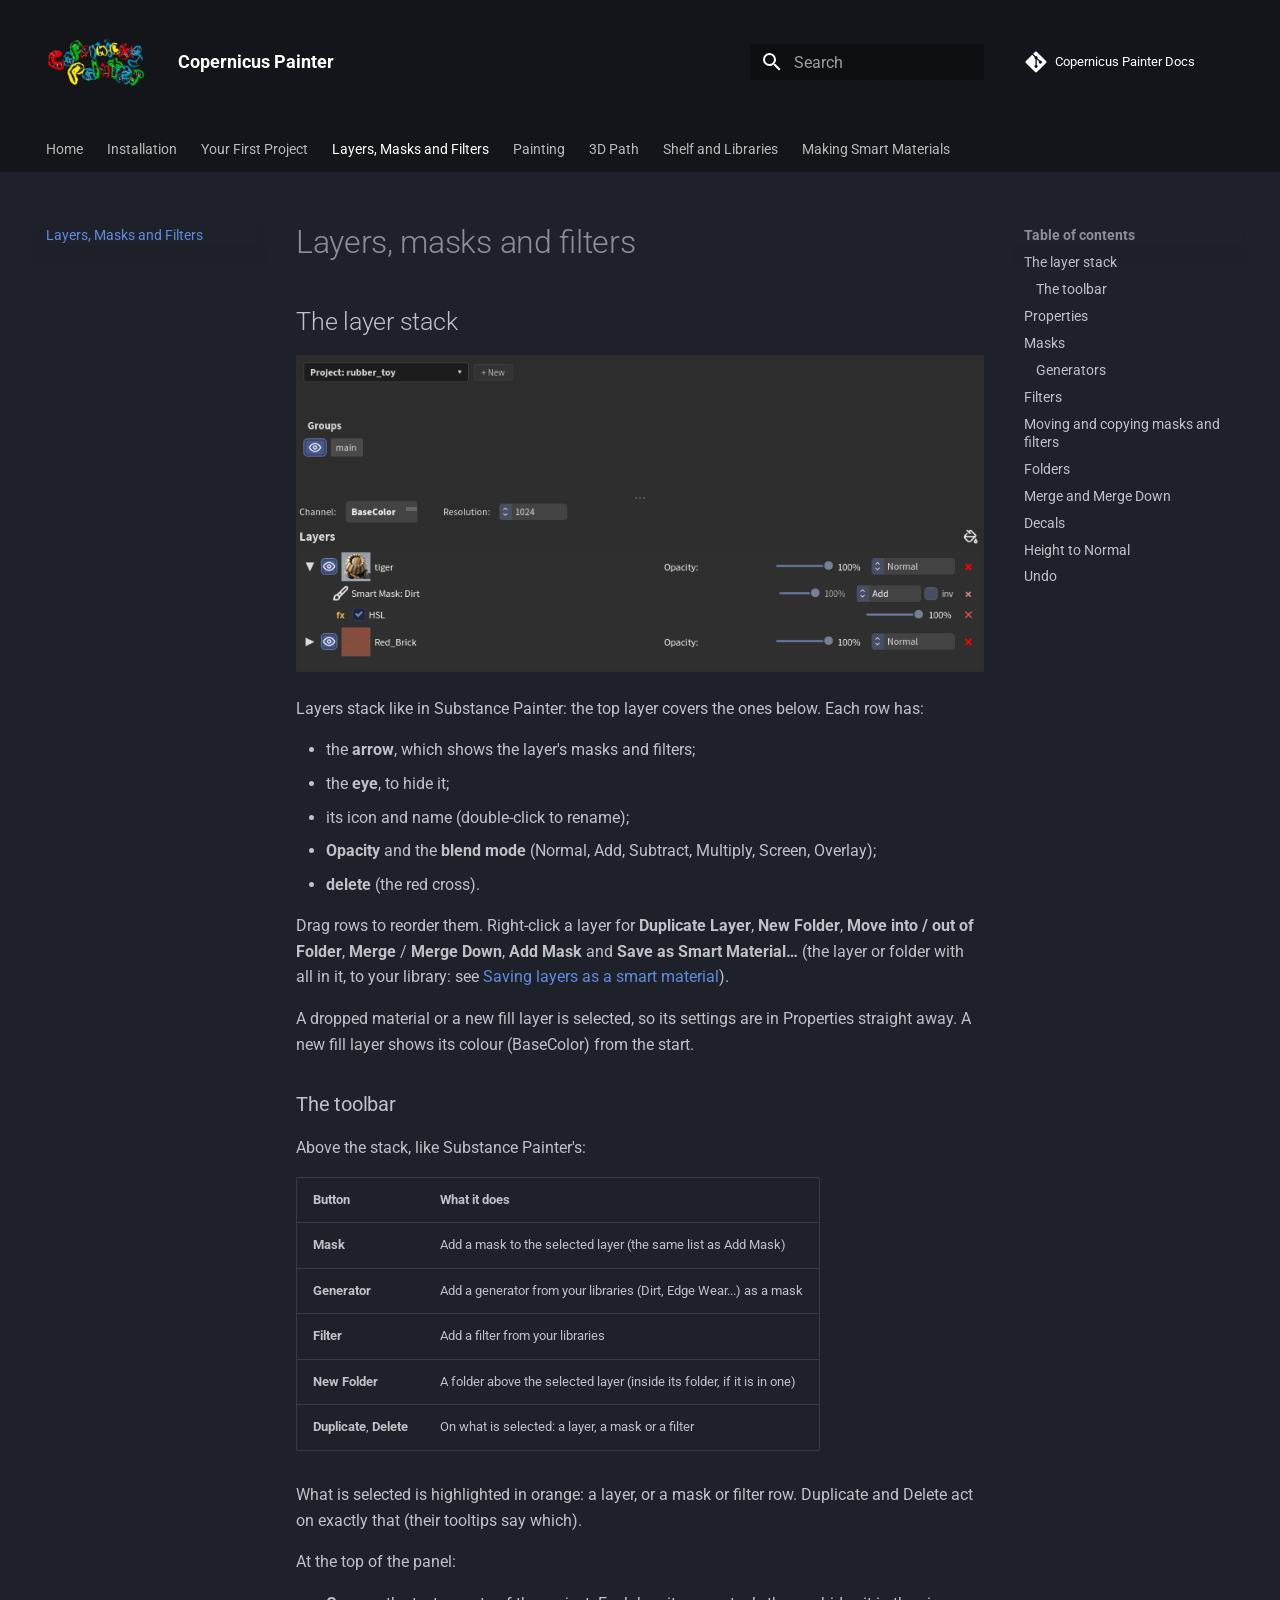
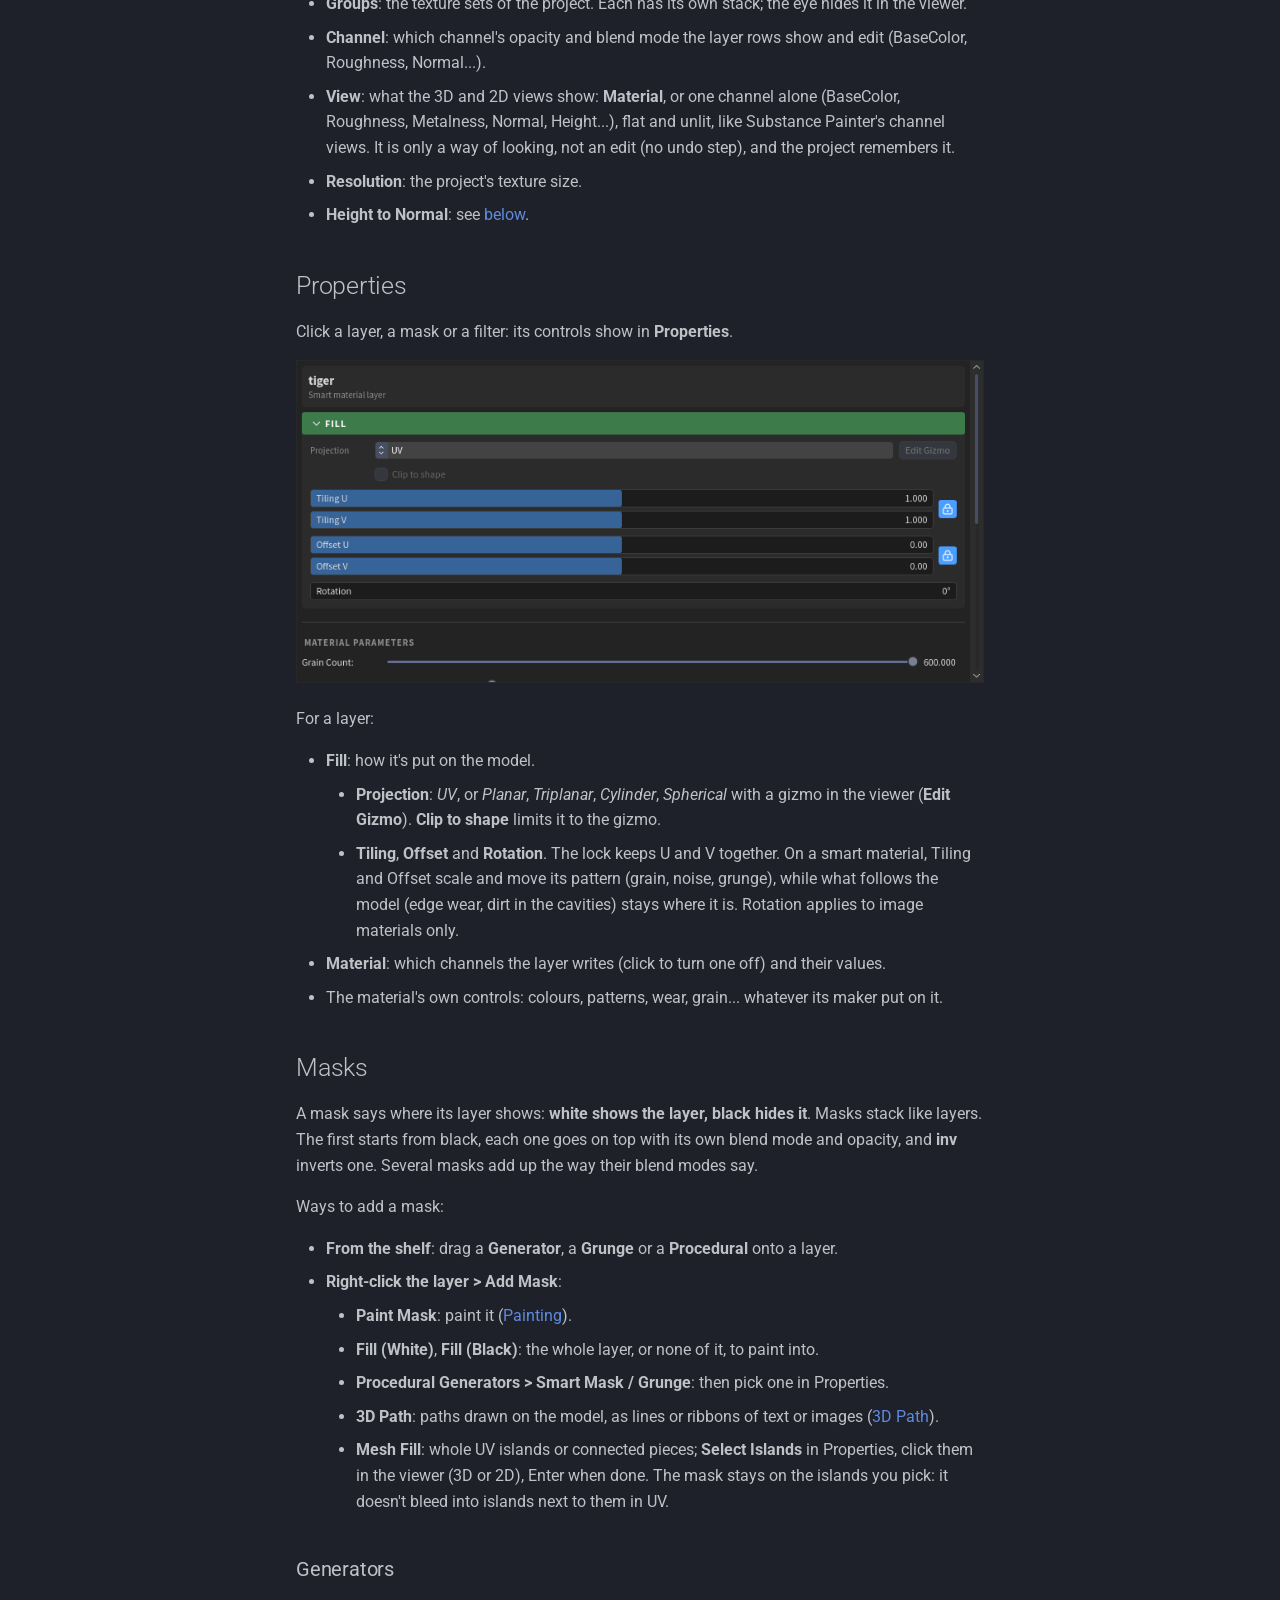
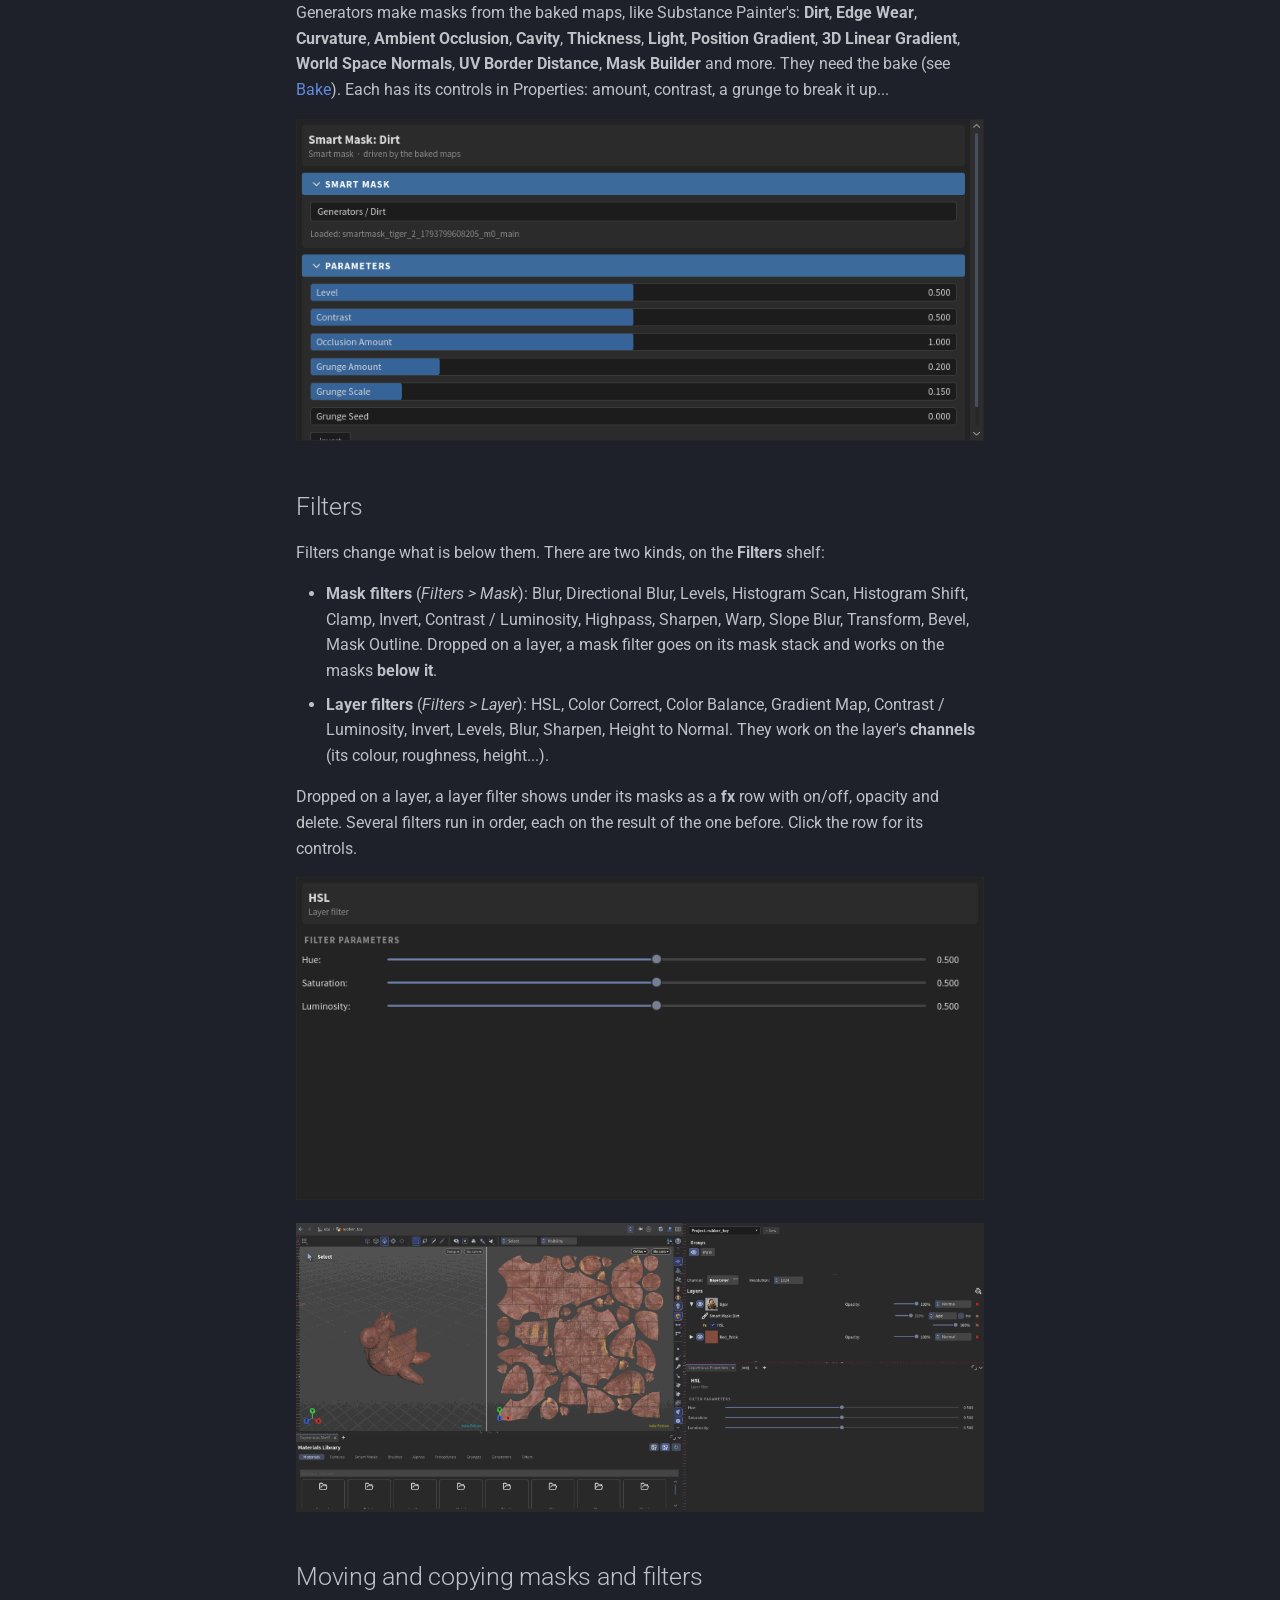
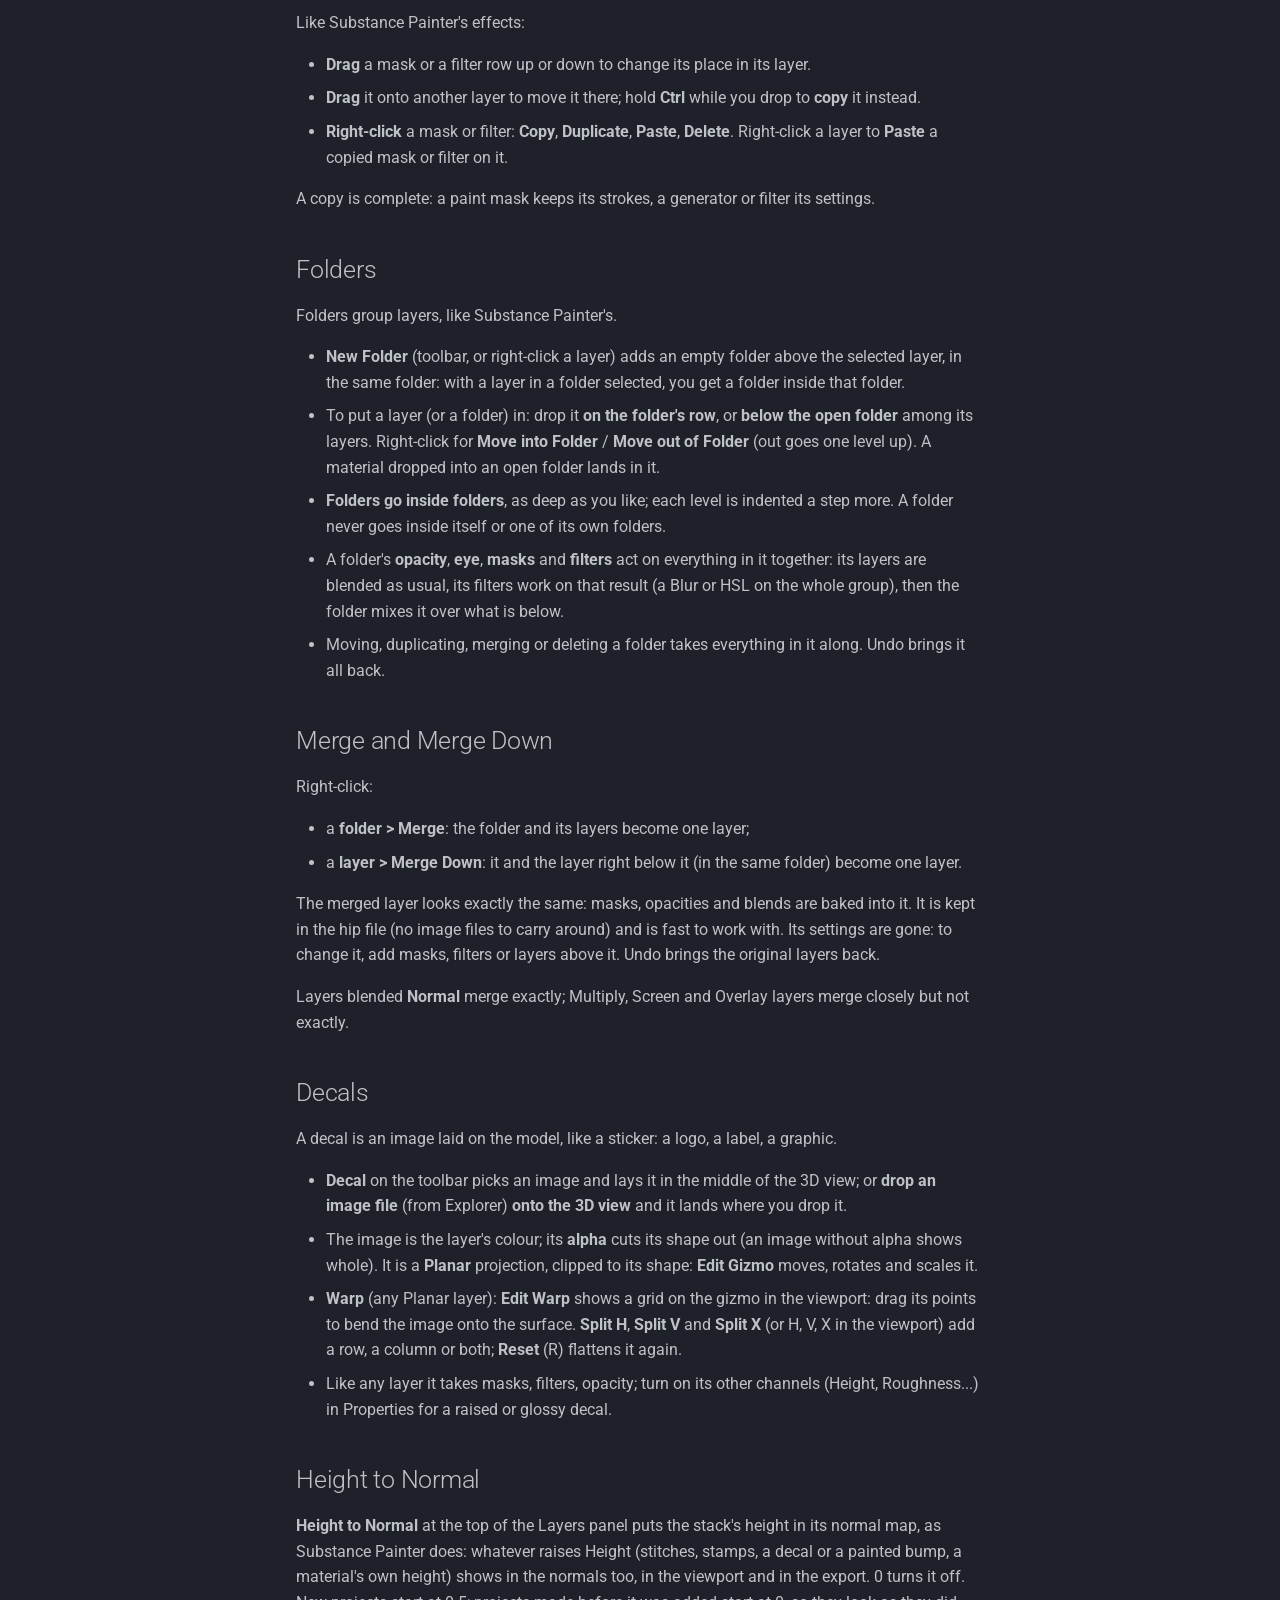
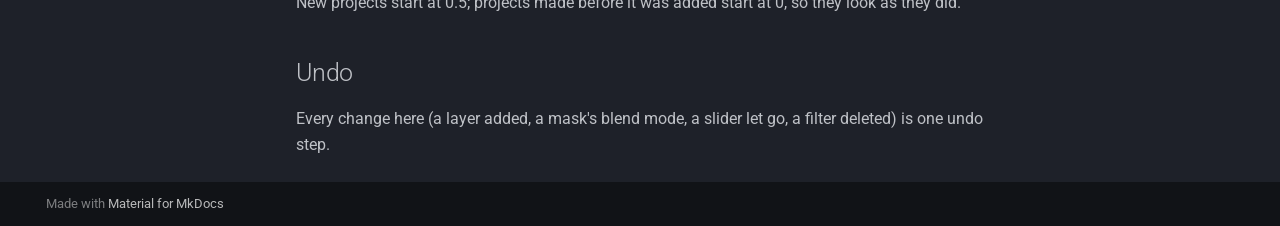
<file: layers/index.html>
<!doctype html>
<html lang="en" class="no-js">
  <head>
    
      <meta charset="utf-8">
      <meta name="viewport" content="width=device-width,initial-scale=1">
      
      
      
        <link rel="canonical" href="https://matijaKos.github.io/Copernicus_Painter_Documentation/layers/">
      
      
        <link rel="prev" href="../workflow/">
      
      
        <link rel="next" href="../painting/">
      
      
        
      
      
      <link rel="icon" href="../images/copLogo.png">
      <meta name="generator" content="mkdocs-1.6.1, mkdocs-material-9.8.0">
    
    
      
        <title>Layers, Masks and Filters - Copernicus Painter</title>
      
    
    
      <link rel="stylesheet" href="../assets/stylesheets/main.57a0d79d.min.css">
      
        
        <link rel="stylesheet" href="../assets/stylesheets/palette.fb2fffe2.min.css">
      
      


    
    
      
    
    
      
        
        
        <link rel="preconnect" href="https://fonts.gstatic.com" crossorigin>
        <link rel="stylesheet" href="https://fonts.googleapis.com/css?family=Roboto:300,300i,400,400i,700,700i%7CRoboto+Mono:400,400i,700,700i&display=fallback">
        <style>:root{--md-text-font:"Roboto";--md-code-font:"Roboto Mono"}</style>
      
    
    
      <link rel="stylesheet" href="../stylesheets/extra.css">
    
    <script>__md_scope=new URL("..",location),__md_hash=e=>[...e].reduce(((e,_)=>(e<<5)-e+_.charCodeAt(0)),0),__md_get=(e,_=localStorage,t=__md_scope)=>JSON.parse(_.getItem(t.pathname+"."+e)),__md_set=(e,_,t=localStorage,a=__md_scope)=>{try{t.setItem(a.pathname+"."+e,JSON.stringify(_))}catch(e){}}</script>
    
      

    
    
  </head>
  
  
    
    
    
    
    
    <body dir="ltr" data-md-color-scheme="slate" data-md-color-primary="black" data-md-color-accent="grey">
  
    
    <input class="md-toggle" data-md-toggle="drawer" type="checkbox" id="__drawer" autocomplete="off">
    <input class="md-toggle" data-md-toggle="search" type="checkbox" id="__search" autocomplete="off">
    <label class="md-overlay" for="__drawer"></label>
    <div data-md-component="skip">
      
        
        <a href="#layers-masks-and-filters" class="md-skip">
          Skip to content
        </a>
      
    </div>
    <div data-md-component="announce">
      
    </div>
    
    
      

<header class="md-header" data-md-component="header">
  <nav class="md-header__inner md-grid" aria-label="Header">
    <a href=".." title="Copernicus Painter" class="md-header__button md-logo" aria-label="Copernicus Painter" data-md-component="logo">
      
  <img src="../images/copLogo.png" alt="logo">

    </a>
    <label class="md-header__button md-icon" for="__drawer">
      
      <svg xmlns="http://www.w3.org/2000/svg" viewBox="0 0 24 24"><path d="M3 6h18v2H3zm0 5h18v2H3zm0 5h18v2H3z"/></svg>
    </label>
    <div class="md-header__title" data-md-component="header-title">
      <div class="md-header__ellipsis">
        <div class="md-header__topic">
          <span class="md-ellipsis">
            Copernicus Painter
          </span>
        </div>
        <div class="md-header__topic" data-md-component="header-topic">
          <span class="md-ellipsis">
            
              Layers, Masks and Filters
            
          </span>
        </div>
      </div>
    </div>
    
      
    
    
    
    
      
      
        <label class="md-header__button md-icon" for="__search">
          
          <svg xmlns="http://www.w3.org/2000/svg" viewBox="0 0 24 24"><path d="M9.5 3A6.5 6.5 0 0 1 16 9.5c0 1.61-.59 3.09-1.56 4.23l.27.27h.79l5 5-1.5 1.5-5-5v-.79l-.27-.27A6.52 6.52 0 0 1 9.5 16 6.5 6.5 0 0 1 3 9.5 6.5 6.5 0 0 1 9.5 3m0 2C7 5 5 7 5 9.5S7 14 9.5 14 14 12 14 9.5 12 5 9.5 5"/></svg>
        </label>
        <div class="md-search" data-md-component="search" role="dialog">
  <label class="md-search__overlay" for="__search"></label>
  <div class="md-search__inner" role="search">
    <form class="md-search__form" name="search">
      <input type="text" class="md-search__input" name="query" aria-label="Search" placeholder="Search" autocapitalize="off" autocorrect="off" autocomplete="off" spellcheck="false" data-md-component="search-query" required>
      <label class="md-search__icon md-icon" for="__search">
        
        <svg xmlns="http://www.w3.org/2000/svg" viewBox="0 0 24 24"><path d="M9.5 3A6.5 6.5 0 0 1 16 9.5c0 1.61-.59 3.09-1.56 4.23l.27.27h.79l5 5-1.5 1.5-5-5v-.79l-.27-.27A6.52 6.52 0 0 1 9.5 16 6.5 6.5 0 0 1 3 9.5 6.5 6.5 0 0 1 9.5 3m0 2C7 5 5 7 5 9.5S7 14 9.5 14 14 12 14 9.5 12 5 9.5 5"/></svg>
        
        <svg xmlns="http://www.w3.org/2000/svg" viewBox="0 0 24 24"><path d="M20 11v2H8l5.5 5.5-1.42 1.42L4.16 12l7.92-7.92L13.5 5.5 8 11z"/></svg>
      </label>
      <nav class="md-search__options" aria-label="Search">
        
        <button type="reset" class="md-search__icon md-icon" title="Clear" aria-label="Clear" tabindex="-1">
          
          <svg xmlns="http://www.w3.org/2000/svg" viewBox="0 0 24 24"><path d="M19 6.41 17.59 5 12 10.59 6.41 5 5 6.41 10.59 12 5 17.59 6.41 19 12 13.41 17.59 19 19 17.59 13.41 12z"/></svg>
        </button>
      </nav>
      
    </form>
    <div class="md-search__output">
      <div class="md-search__scrollwrap" tabindex="0" data-md-scrollfix>
        <div class="md-search-result" data-md-component="search-result">
          <div class="md-search-result__meta">
            Initializing search
          </div>
          <ol class="md-search-result__list" role="presentation"></ol>
        </div>
      </div>
    </div>
  </div>
</div>
      
    
    
      <div class="md-header__source">
        <a href="https://github.com/matijaKos/Copernicus_Painter_Documentation" title="Go to repository" class="md-source" data-md-component="source">
  <div class="md-source__icon md-icon">
    
    <svg xmlns="http://www.w3.org/2000/svg" viewBox="0 0 448 512"><!--! Font Awesome Free 7.1.0 by @fontawesome - https://fontawesome.com License - https://fontawesome.com/license/free (Icons: CC BY 4.0, Fonts: SIL OFL 1.1, Code: MIT License) Copyright 2025 Fonticons, Inc.--><path d="M439.6 236.1 244 40.5c-5.4-5.5-12.8-8.5-20.4-8.5s-15 3-20.4 8.4L162.5 81l51.5 51.5c27.1-9.1 52.7 16.8 43.4 43.7l49.7 49.7c34.2-11.8 61.2 31 35.5 56.7-26.5 26.5-70.2-2.9-56-37.3L240.3 199v121.9c25.3 12.5 22.3 41.8 9.1 55-6.4 6.4-15.2 10.1-24.3 10.1s-17.8-3.6-24.3-10.1c-17.6-17.6-11.1-46.9 11.2-56v-123c-20.8-8.5-24.6-30.7-18.6-45L142.6 101 8.5 235.1C3 240.6 0 247.9 0 255.5s3 15 8.5 20.4l195.6 195.7c5.4 5.4 12.7 8.4 20.4 8.4s15-3 20.4-8.4l194.7-194.7c5.4-5.4 8.4-12.8 8.4-20.4s-3-15-8.4-20.4"/></svg>
  </div>
  <div class="md-source__repository">
    Copernicus Painter Docs
  </div>
</a>
      </div>
    
  </nav>
  
</header>
    
    <div class="md-container" data-md-component="container">
      
      
        
          
            
<nav class="md-tabs" aria-label="Tabs" data-md-component="tabs">
  <div class="md-grid">
    <ul class="md-tabs__list">
      
        
  
  
  
  
    <li class="md-tabs__item">
      <a href=".." class="md-tabs__link">
        
  
  
    
  
  Home

      </a>
    </li>
  

      
        
  
  
  
  
    <li class="md-tabs__item">
      <a href="../installation/" class="md-tabs__link">
        
  
  
    
  
  Installation

      </a>
    </li>
  

      
        
  
  
  
  
    <li class="md-tabs__item">
      <a href="../workflow/" class="md-tabs__link">
        
  
  
    
  
  Your First Project

      </a>
    </li>
  

      
        
  
  
  
    
  
  
    <li class="md-tabs__item md-tabs__item--active">
      <a href="./" class="md-tabs__link">
        
  
  
    
  
  Layers, Masks and Filters

      </a>
    </li>
  

      
        
  
  
  
  
    <li class="md-tabs__item">
      <a href="../painting/" class="md-tabs__link">
        
  
  
    
  
  Painting

      </a>
    </li>
  

      
        
  
  
  
  
    <li class="md-tabs__item">
      <a href="../path/" class="md-tabs__link">
        
  
  
    
  
  3D Path

      </a>
    </li>
  

      
        
  
  
  
  
    <li class="md-tabs__item">
      <a href="../library/" class="md-tabs__link">
        
  
  
    
  
  Shelf and Libraries

      </a>
    </li>
  

      
        
  
  
  
  
    <li class="md-tabs__item">
      <a href="../material_creator/" class="md-tabs__link">
        
  
  
    
  
  Making Smart Materials

      </a>
    </li>
  

      
    </ul>
  </div>
</nav>
          
        
      
      <main class="md-main" data-md-component="main">
        <div class="md-main__inner md-grid">
          
            
              
              <div class="md-sidebar md-sidebar--primary" data-md-component="sidebar" data-md-type="navigation" >
                <div class="md-sidebar__scrollwrap">
                  <div class="md-sidebar__inner">
                    


  


<nav class="md-nav md-nav--primary md-nav--lifted" aria-label="Navigation" data-md-level="0">
  <label class="md-nav__title" for="__drawer">
    <a href=".." title="Copernicus Painter" class="md-nav__button md-logo" aria-label="Copernicus Painter" data-md-component="logo">
      
  <img src="../images/copLogo.png" alt="logo">

    </a>
    Copernicus Painter
  </label>
  
    <div class="md-nav__source">
      <a href="https://github.com/matijaKos/Copernicus_Painter_Documentation" title="Go to repository" class="md-source" data-md-component="source">
  <div class="md-source__icon md-icon">
    
    <svg xmlns="http://www.w3.org/2000/svg" viewBox="0 0 448 512"><!--! Font Awesome Free 7.1.0 by @fontawesome - https://fontawesome.com License - https://fontawesome.com/license/free (Icons: CC BY 4.0, Fonts: SIL OFL 1.1, Code: MIT License) Copyright 2025 Fonticons, Inc.--><path d="M439.6 236.1 244 40.5c-5.4-5.5-12.8-8.5-20.4-8.5s-15 3-20.4 8.4L162.5 81l51.5 51.5c27.1-9.1 52.7 16.8 43.4 43.7l49.7 49.7c34.2-11.8 61.2 31 35.5 56.7-26.5 26.5-70.2-2.9-56-37.3L240.3 199v121.9c25.3 12.5 22.3 41.8 9.1 55-6.4 6.4-15.2 10.1-24.3 10.1s-17.8-3.6-24.3-10.1c-17.6-17.6-11.1-46.9 11.2-56v-123c-20.8-8.5-24.6-30.7-18.6-45L142.6 101 8.5 235.1C3 240.6 0 247.9 0 255.5s3 15 8.5 20.4l195.6 195.7c5.4 5.4 12.7 8.4 20.4 8.4s15-3 20.4-8.4l194.7-194.7c5.4-5.4 8.4-12.8 8.4-20.4s-3-15-8.4-20.4"/></svg>
  </div>
  <div class="md-source__repository">
    Copernicus Painter Docs
  </div>
</a>
    </div>
  
  <ul class="md-nav__list" data-md-scrollfix>
    
      
      
  
  
  
  
    <li class="md-nav__item">
      <a href=".." class="md-nav__link">
        
  
  
  <span class="md-ellipsis">
    
  
    Home
  

    
  </span>
  
  

      </a>
    </li>
  

    
      
      
  
  
  
  
    <li class="md-nav__item">
      <a href="../installation/" class="md-nav__link">
        
  
  
  <span class="md-ellipsis">
    
  
    Installation
  

    
  </span>
  
  

      </a>
    </li>
  

    
      
      
  
  
  
  
    <li class="md-nav__item">
      <a href="../workflow/" class="md-nav__link">
        
  
  
  <span class="md-ellipsis">
    
  
    Your First Project
  

    
  </span>
  
  

      </a>
    </li>
  

    
      
      
  
  
    
  
  
  
    <li class="md-nav__item md-nav__item--active">
      
      <input class="md-nav__toggle md-toggle" type="checkbox" id="__toc">
      
      
        
      
      
        <label class="md-nav__link md-nav__link--active" for="__toc">
          
  
  
  <span class="md-ellipsis">
    
  
    Layers, Masks and Filters
  

    
  </span>
  
  

          <span class="md-nav__icon md-icon"></span>
        </label>
      
      <a href="./" class="md-nav__link md-nav__link--active">
        
  
  
  <span class="md-ellipsis">
    
  
    Layers, Masks and Filters
  

    
  </span>
  
  

      </a>
      
        

<nav class="md-nav md-nav--secondary" aria-label="Table of contents">
  
  
  
    
  
  
    <label class="md-nav__title" for="__toc">
      <span class="md-nav__icon md-icon"></span>
      Table of contents
    </label>
    <ul class="md-nav__list" data-md-component="toc" data-md-scrollfix>
      
        <li class="md-nav__item">
  <a href="#the-layer-stack" class="md-nav__link">
    <span class="md-ellipsis">
      
        The layer stack
      
    </span>
  </a>
  
    <nav class="md-nav" aria-label="The layer stack">
      <ul class="md-nav__list">
        
          <li class="md-nav__item">
  <a href="#the-toolbar" class="md-nav__link">
    <span class="md-ellipsis">
      
        The toolbar
      
    </span>
  </a>
  
</li>
        
      </ul>
    </nav>
  
</li>
      
        <li class="md-nav__item">
  <a href="#properties" class="md-nav__link">
    <span class="md-ellipsis">
      
        Properties
      
    </span>
  </a>
  
</li>
      
        <li class="md-nav__item">
  <a href="#masks" class="md-nav__link">
    <span class="md-ellipsis">
      
        Masks
      
    </span>
  </a>
  
    <nav class="md-nav" aria-label="Masks">
      <ul class="md-nav__list">
        
          <li class="md-nav__item">
  <a href="#generators" class="md-nav__link">
    <span class="md-ellipsis">
      
        Generators
      
    </span>
  </a>
  
</li>
        
      </ul>
    </nav>
  
</li>
      
        <li class="md-nav__item">
  <a href="#filters" class="md-nav__link">
    <span class="md-ellipsis">
      
        Filters
      
    </span>
  </a>
  
</li>
      
        <li class="md-nav__item">
  <a href="#moving-and-copying-masks-and-filters" class="md-nav__link">
    <span class="md-ellipsis">
      
        Moving and copying masks and filters
      
    </span>
  </a>
  
</li>
      
        <li class="md-nav__item">
  <a href="#folders" class="md-nav__link">
    <span class="md-ellipsis">
      
        Folders
      
    </span>
  </a>
  
</li>
      
        <li class="md-nav__item">
  <a href="#merge-and-merge-down" class="md-nav__link">
    <span class="md-ellipsis">
      
        Merge and Merge Down
      
    </span>
  </a>
  
</li>
      
        <li class="md-nav__item">
  <a href="#decals" class="md-nav__link">
    <span class="md-ellipsis">
      
        Decals
      
    </span>
  </a>
  
</li>
      
        <li class="md-nav__item">
  <a href="#height-to-normal" class="md-nav__link">
    <span class="md-ellipsis">
      
        Height to Normal
      
    </span>
  </a>
  
</li>
      
        <li class="md-nav__item">
  <a href="#undo" class="md-nav__link">
    <span class="md-ellipsis">
      
        Undo
      
    </span>
  </a>
  
</li>
      
    </ul>
  
</nav>
      
    </li>
  

    
      
      
  
  
  
  
    <li class="md-nav__item">
      <a href="../painting/" class="md-nav__link">
        
  
  
  <span class="md-ellipsis">
    
  
    Painting
  

    
  </span>
  
  

      </a>
    </li>
  

    
      
      
  
  
  
  
    <li class="md-nav__item">
      <a href="../path/" class="md-nav__link">
        
  
  
  <span class="md-ellipsis">
    
  
    3D Path
  

    
  </span>
  
  

      </a>
    </li>
  

    
      
      
  
  
  
  
    <li class="md-nav__item">
      <a href="../library/" class="md-nav__link">
        
  
  
  <span class="md-ellipsis">
    
  
    Shelf and Libraries
  

    
  </span>
  
  

      </a>
    </li>
  

    
      
      
  
  
  
  
    <li class="md-nav__item">
      <a href="../material_creator/" class="md-nav__link">
        
  
  
  <span class="md-ellipsis">
    
  
    Making Smart Materials
  

    
  </span>
  
  

      </a>
    </li>
  

    
  </ul>
</nav>
                  </div>
                </div>
              </div>
            
            
              
              <div class="md-sidebar md-sidebar--secondary" data-md-component="sidebar" data-md-type="toc" >
                <div class="md-sidebar__scrollwrap">
                  <div class="md-sidebar__inner">
                    

<nav class="md-nav md-nav--secondary" aria-label="Table of contents">
  
  
  
    
  
  
    <label class="md-nav__title" for="__toc">
      <span class="md-nav__icon md-icon"></span>
      Table of contents
    </label>
    <ul class="md-nav__list" data-md-component="toc" data-md-scrollfix>
      
        <li class="md-nav__item">
  <a href="#the-layer-stack" class="md-nav__link">
    <span class="md-ellipsis">
      
        The layer stack
      
    </span>
  </a>
  
    <nav class="md-nav" aria-label="The layer stack">
      <ul class="md-nav__list">
        
          <li class="md-nav__item">
  <a href="#the-toolbar" class="md-nav__link">
    <span class="md-ellipsis">
      
        The toolbar
      
    </span>
  </a>
  
</li>
        
      </ul>
    </nav>
  
</li>
      
        <li class="md-nav__item">
  <a href="#properties" class="md-nav__link">
    <span class="md-ellipsis">
      
        Properties
      
    </span>
  </a>
  
</li>
      
        <li class="md-nav__item">
  <a href="#masks" class="md-nav__link">
    <span class="md-ellipsis">
      
        Masks
      
    </span>
  </a>
  
    <nav class="md-nav" aria-label="Masks">
      <ul class="md-nav__list">
        
          <li class="md-nav__item">
  <a href="#generators" class="md-nav__link">
    <span class="md-ellipsis">
      
        Generators
      
    </span>
  </a>
  
</li>
        
      </ul>
    </nav>
  
</li>
      
        <li class="md-nav__item">
  <a href="#filters" class="md-nav__link">
    <span class="md-ellipsis">
      
        Filters
      
    </span>
  </a>
  
</li>
      
        <li class="md-nav__item">
  <a href="#moving-and-copying-masks-and-filters" class="md-nav__link">
    <span class="md-ellipsis">
      
        Moving and copying masks and filters
      
    </span>
  </a>
  
</li>
      
        <li class="md-nav__item">
  <a href="#folders" class="md-nav__link">
    <span class="md-ellipsis">
      
        Folders
      
    </span>
  </a>
  
</li>
      
        <li class="md-nav__item">
  <a href="#merge-and-merge-down" class="md-nav__link">
    <span class="md-ellipsis">
      
        Merge and Merge Down
      
    </span>
  </a>
  
</li>
      
        <li class="md-nav__item">
  <a href="#decals" class="md-nav__link">
    <span class="md-ellipsis">
      
        Decals
      
    </span>
  </a>
  
</li>
      
        <li class="md-nav__item">
  <a href="#height-to-normal" class="md-nav__link">
    <span class="md-ellipsis">
      
        Height to Normal
      
    </span>
  </a>
  
</li>
      
        <li class="md-nav__item">
  <a href="#undo" class="md-nav__link">
    <span class="md-ellipsis">
      
        Undo
      
    </span>
  </a>
  
</li>
      
    </ul>
  
</nav>
                  </div>
                </div>
              </div>
            
          
          
            <div class="md-content" data-md-component="content">
              
              <article class="md-content__inner md-typeset">
                
                  


  
  


<h1 id="layers-masks-and-filters">Layers, masks and filters<a class="headerlink" href="#layers-masks-and-filters" title="Permanent link">&para;</a></h1>
<h2 id="the-layer-stack">The layer stack<a class="headerlink" href="#the-layer-stack" title="Permanent link">&para;</a></h2>
<p><img alt="Layers" src="../images/layers.png" /></p>
<p>Layers stack like in Substance Painter: the top layer covers the ones below. Each row has:</p>
<ul>
<li>the <strong>arrow</strong>, which shows the layer's masks and filters;</li>
<li>the <strong>eye</strong>, to hide it;</li>
<li>its icon and name (double-click to rename);</li>
<li><strong>Opacity</strong> and the <strong>blend mode</strong> (Normal, Add, Subtract, Multiply, Screen, Overlay);</li>
<li><strong>delete</strong> (the red cross).</li>
</ul>
<p>Drag rows to reorder them. Right-click a layer for <strong>Duplicate Layer</strong>, <strong>New Folder</strong>, <strong>Move into / out of Folder</strong>, <strong>Merge</strong> / <strong>Merge Down</strong>, <strong>Add Mask</strong> and <strong>Save as Smart Material…</strong> (the layer or folder with all in it, to your library: see <a href="../library/#saving-layers-as-a-smart-material">Saving layers as a smart material</a>).</p>
<p>A dropped material or a new fill layer is selected, so its settings are in Properties straight away. A new fill layer shows its colour (BaseColor) from the start.</p>
<h3 id="the-toolbar">The toolbar<a class="headerlink" href="#the-toolbar" title="Permanent link">&para;</a></h3>
<p>Above the stack, like Substance Painter's:</p>
<table>
<thead>
<tr>
<th>Button</th>
<th>What it does</th>
</tr>
</thead>
<tbody>
<tr>
<td><strong>Mask</strong></td>
<td>Add a mask to the selected layer (the same list as Add Mask)</td>
</tr>
<tr>
<td><strong>Generator</strong></td>
<td>Add a generator from your libraries (Dirt, Edge Wear...) as a mask</td>
</tr>
<tr>
<td><strong>Filter</strong></td>
<td>Add a filter from your libraries</td>
</tr>
<tr>
<td><strong>New Folder</strong></td>
<td>A folder above the selected layer (inside its folder, if it is in one)</td>
</tr>
<tr>
<td><strong>Duplicate</strong>, <strong>Delete</strong></td>
<td>On what is selected: a layer, a mask or a filter</td>
</tr>
</tbody>
</table>
<p>What is selected is highlighted in orange: a layer, or a mask or filter row. Duplicate and Delete act on exactly that (their tooltips say which).</p>
<p>At the top of the panel:</p>
<ul>
<li><strong>Groups</strong>: the texture sets of the project. Each has its own stack; the eye hides it in the viewer.</li>
<li><strong>Channel</strong>: which channel's opacity and blend mode the layer rows show and edit (BaseColor, Roughness, Normal...).</li>
<li><strong>View</strong>: what the 3D and 2D views show: <strong>Material</strong>, or one channel alone (BaseColor, Roughness, Metalness, Normal, Height...), flat and unlit, like Substance Painter's channel views. It is only a way of looking, not an edit (no undo step), and the project remembers it.</li>
<li><strong>Resolution</strong>: the project's texture size.</li>
<li><strong>Height to Normal</strong>: see <a href="#height-to-normal">below</a>.</li>
</ul>
<h2 id="properties">Properties<a class="headerlink" href="#properties" title="Permanent link">&para;</a></h2>
<p>Click a layer, a mask or a filter: its controls show in <strong>Properties</strong>.</p>
<p><img alt="A layer's properties" src="../images/properties_layer.png" /></p>
<p>For a layer:</p>
<ul>
<li><strong>Fill</strong>: how it's put on the model.<ul>
<li><strong>Projection</strong>: <em>UV</em>, or <em>Planar</em>, <em>Triplanar</em>, <em>Cylinder</em>, <em>Spherical</em> with a gizmo in the viewer (<strong>Edit Gizmo</strong>). <strong>Clip to shape</strong> limits it to the gizmo.</li>
<li><strong>Tiling</strong>, <strong>Offset</strong> and <strong>Rotation</strong>. The lock keeps U and V together. On a smart material, Tiling and Offset scale and move its pattern (grain, noise, grunge), while what follows the model (edge wear, dirt in the cavities) stays where it is. Rotation applies to image materials only.</li>
</ul>
</li>
<li><strong>Material</strong>: which channels the layer writes (click to turn one off) and their values.</li>
<li>The material's own controls: colours, patterns, wear, grain... whatever its maker put on it.</li>
</ul>
<h2 id="masks">Masks<a class="headerlink" href="#masks" title="Permanent link">&para;</a></h2>
<p>A mask says where its layer shows: <strong>white shows the layer, black hides it</strong>. Masks stack like layers. The first starts from black, each one goes on top with its own blend mode and opacity, and <strong>inv</strong> inverts one. Several masks add up the way their blend modes say.</p>
<p>Ways to add a mask:</p>
<ul>
<li><strong>From the shelf</strong>: drag a <strong>Generator</strong>, a <strong>Grunge</strong> or a <strong>Procedural</strong> onto a layer.</li>
<li><strong>Right-click the layer &gt; Add Mask</strong>:<ul>
<li><strong>Paint Mask</strong>: paint it (<a href="../painting/">Painting</a>).</li>
<li><strong>Fill (White)</strong>, <strong>Fill (Black)</strong>: the whole layer, or none of it, to paint into.</li>
<li><strong>Procedural Generators &gt; Smart Mask / Grunge</strong>: then pick one in Properties.</li>
<li><strong>3D Path</strong>: paths drawn on the model, as lines or ribbons of text or images (<a href="../path/">3D Path</a>).</li>
<li><strong>Mesh Fill</strong>: whole UV islands or connected pieces; <strong>Select Islands</strong> in Properties, click them in the viewer (3D or 2D), Enter when done. The mask stays on the islands you pick: it doesn't bleed into islands next to them in UV.</li>
</ul>
</li>
</ul>
<h3 id="generators">Generators<a class="headerlink" href="#generators" title="Permanent link">&para;</a></h3>
<p>Generators make masks from the baked maps, like Substance Painter's: <strong>Dirt</strong>, <strong>Edge Wear</strong>, <strong>Curvature</strong>, <strong>Ambient Occlusion</strong>, <strong>Cavity</strong>, <strong>Thickness</strong>, <strong>Light</strong>, <strong>Position Gradient</strong>, <strong>3D Linear Gradient</strong>, <strong>World Space Normals</strong>, <strong>UV Border Distance</strong>, <strong>Mask Builder</strong> and more. They need the bake (see <a href="../workflow/#3-bake-the-mesh-maps">Bake</a>). Each has its controls in Properties: amount, contrast, a grunge to break it up...</p>
<p><img alt="A smart mask's properties" src="../images/properties_smart_mask.png" /></p>
<h2 id="filters">Filters<a class="headerlink" href="#filters" title="Permanent link">&para;</a></h2>
<p>Filters change what is below them. There are two kinds, on the <strong>Filters</strong> shelf:</p>
<ul>
<li><strong>Mask filters</strong> (<em>Filters &gt; Mask</em>): Blur, Directional Blur, Levels, Histogram Scan, Histogram Shift, Clamp, Invert, Contrast / Luminosity, Highpass, Sharpen, Warp, Slope Blur, Transform, Bevel, Mask Outline. Dropped on a layer, a mask filter goes on its mask stack and works on the masks <strong>below it</strong>.</li>
<li><strong>Layer filters</strong> (<em>Filters &gt; Layer</em>): HSL, Color Correct, Color Balance, Gradient Map, Contrast / Luminosity, Invert, Levels, Blur, Sharpen, Height to Normal. They work on the layer's <strong>channels</strong> (its colour, roughness, height...).</li>
</ul>
<p>Dropped on a layer, a layer filter shows under its masks as a <strong>fx</strong> row with on/off, opacity and delete. Several filters run in order, each on the result of the one before. Click the row for its controls.</p>
<p><img alt="A layer filter's controls" src="../images/properties_filter.png" /></p>
<p><img alt="A layer filter" src="../videos/hsl_filter.gif" /></p>
<h2 id="moving-and-copying-masks-and-filters">Moving and copying masks and filters<a class="headerlink" href="#moving-and-copying-masks-and-filters" title="Permanent link">&para;</a></h2>
<p>Like Substance Painter's effects:</p>
<ul>
<li><strong>Drag</strong> a mask or a filter row up or down to change its place in its layer.</li>
<li><strong>Drag</strong> it onto another layer to move it there; hold <strong>Ctrl</strong> while you drop to <strong>copy</strong> it instead.</li>
<li><strong>Right-click</strong> a mask or filter: <strong>Copy</strong>, <strong>Duplicate</strong>, <strong>Paste</strong>, <strong>Delete</strong>. Right-click a layer to <strong>Paste</strong> a copied mask or filter on it.</li>
</ul>
<p>A copy is complete: a paint mask keeps its strokes, a generator or filter its settings.</p>
<h2 id="folders">Folders<a class="headerlink" href="#folders" title="Permanent link">&para;</a></h2>
<p>Folders group layers, like Substance Painter's.</p>
<ul>
<li><strong>New Folder</strong> (toolbar, or right-click a layer) adds an empty folder above the selected layer, in the same folder: with a layer in a folder selected, you get a folder inside that folder.</li>
<li>To put a layer (or a folder) in: drop it <strong>on the folder's row</strong>, or <strong>below the open folder</strong> among its layers. Right-click for <strong>Move into Folder</strong> / <strong>Move out of Folder</strong> (out goes one level up). A material dropped into an open folder lands in it.</li>
<li><strong>Folders go inside folders</strong>, as deep as you like; each level is indented a step more. A folder never goes inside itself or one of its own folders.</li>
<li>A folder's <strong>opacity</strong>, <strong>eye</strong>, <strong>masks</strong> and <strong>filters</strong> act on everything in it together: its layers are blended as usual, its filters work on that result (a Blur or HSL on the whole group), then the folder mixes it over what is below.</li>
<li>Moving, duplicating, merging or deleting a folder takes everything in it along. Undo brings it all back.</li>
</ul>
<h2 id="merge-and-merge-down">Merge and Merge Down<a class="headerlink" href="#merge-and-merge-down" title="Permanent link">&para;</a></h2>
<p>Right-click:</p>
<ul>
<li>a <strong>folder &gt; Merge</strong>: the folder and its layers become one layer;</li>
<li>a <strong>layer &gt; Merge Down</strong>: it and the layer right below it (in the same folder) become one layer.</li>
</ul>
<p>The merged layer looks exactly the same: masks, opacities and blends are baked into it. It is kept in the hip file (no image files to carry around) and is fast to work with. Its settings are gone: to change it, add masks, filters or layers above it. Undo brings the original layers back.</p>
<p>Layers blended <strong>Normal</strong> merge exactly; Multiply, Screen and Overlay layers merge closely but not exactly.</p>
<h2 id="decals">Decals<a class="headerlink" href="#decals" title="Permanent link">&para;</a></h2>
<p>A decal is an image laid on the model, like a sticker: a logo, a label, a graphic.</p>
<ul>
<li><strong>Decal</strong> on the toolbar picks an image and lays it in the middle of the 3D view; or <strong>drop an image file</strong> (from Explorer) <strong>onto the 3D view</strong> and it lands where you drop it.</li>
<li>The image is the layer's colour; its <strong>alpha</strong> cuts its shape out (an image without alpha shows whole). It is a <strong>Planar</strong> projection, clipped to its shape: <strong>Edit Gizmo</strong> moves, rotates and scales it.</li>
<li><strong>Warp</strong> (any Planar layer): <strong>Edit Warp</strong> shows a grid on the gizmo in the viewport: drag its points to bend the image onto the surface. <strong>Split H</strong>, <strong>Split V</strong> and <strong>Split X</strong> (or H, V, X in the viewport) add a row, a column or both; <strong>Reset</strong> (R) flattens it again.</li>
<li>Like any layer it takes masks, filters, opacity; turn on its other channels (Height, Roughness...) in Properties for a raised or glossy decal.</li>
</ul>
<h2 id="height-to-normal">Height to Normal<a class="headerlink" href="#height-to-normal" title="Permanent link">&para;</a></h2>
<p><strong>Height to Normal</strong> at the top of the Layers panel puts the stack's height in its normal map, as Substance Painter does: whatever raises Height (stitches, stamps, a decal or a painted bump, a material's own height) shows in the normals too, in the viewport and in the export. 0 turns it off. New projects start at 0.5; projects made before it was added start at 0, so they look as they did.</p>
<h2 id="undo">Undo<a class="headerlink" href="#undo" title="Permanent link">&para;</a></h2>
<p>Every change here (a layer added, a mask's blend mode, a slider let go, a filter deleted) is one undo step.</p>












                
              </article>
            </div>
          
          
<script>var target=document.getElementById(location.hash.slice(1));target&&target.name&&(target.checked=target.name.startsWith("__tabbed_"))</script>
        </div>
        
          <button type="button" class="md-top md-icon" data-md-component="top" hidden>
  
  <svg xmlns="http://www.w3.org/2000/svg" viewBox="0 0 24 24"><path d="M13 20h-2V8l-5.5 5.5-1.42-1.42L12 4.16l7.92 7.92-1.42 1.42L13 8z"/></svg>
  Back to top
</button>
        
      </main>
      
        <footer class="md-footer">
  
  <div class="md-footer-meta md-typeset">
    <div class="md-footer-meta__inner md-grid">
      <div class="md-copyright">
  
  
    Made with
    <a href="https://squidfunk.github.io/mkdocs-material/" target="_blank" rel="noopener">
      Material for MkDocs
    </a>
  
</div>
      
    </div>
  </div>
</footer>
      
    </div>
    <div class="md-dialog" data-md-component="dialog">
      <div class="md-dialog__inner md-typeset"></div>
    </div>
    
    
    
      
      
      <script id="__config" type="application/json">{"annotate": null, "base": "..", "features": ["navigation.tabs", "navigation.top", "search.highlight", "content.code.copy"], "search": "../assets/javascripts/workers/search.a7633da7.min.js", "tags": null, "translations": {"clipboard.copied": "Copied to clipboard", "clipboard.copy": "Copy to clipboard", "search.result.more.one": "1 more on this page", "search.result.more.other": "# more on this page", "search.result.none": "No matching documents", "search.result.one": "1 matching document", "search.result.other": "# matching documents", "search.result.placeholder": "Type to start searching", "search.result.term.missing": "Missing", "select.version": "Select version"}, "version": null}</script>
    
    
      <script src="../assets/javascripts/bundle.c21346df.min.js"></script>
      
    
  </body>
</html>
</file>
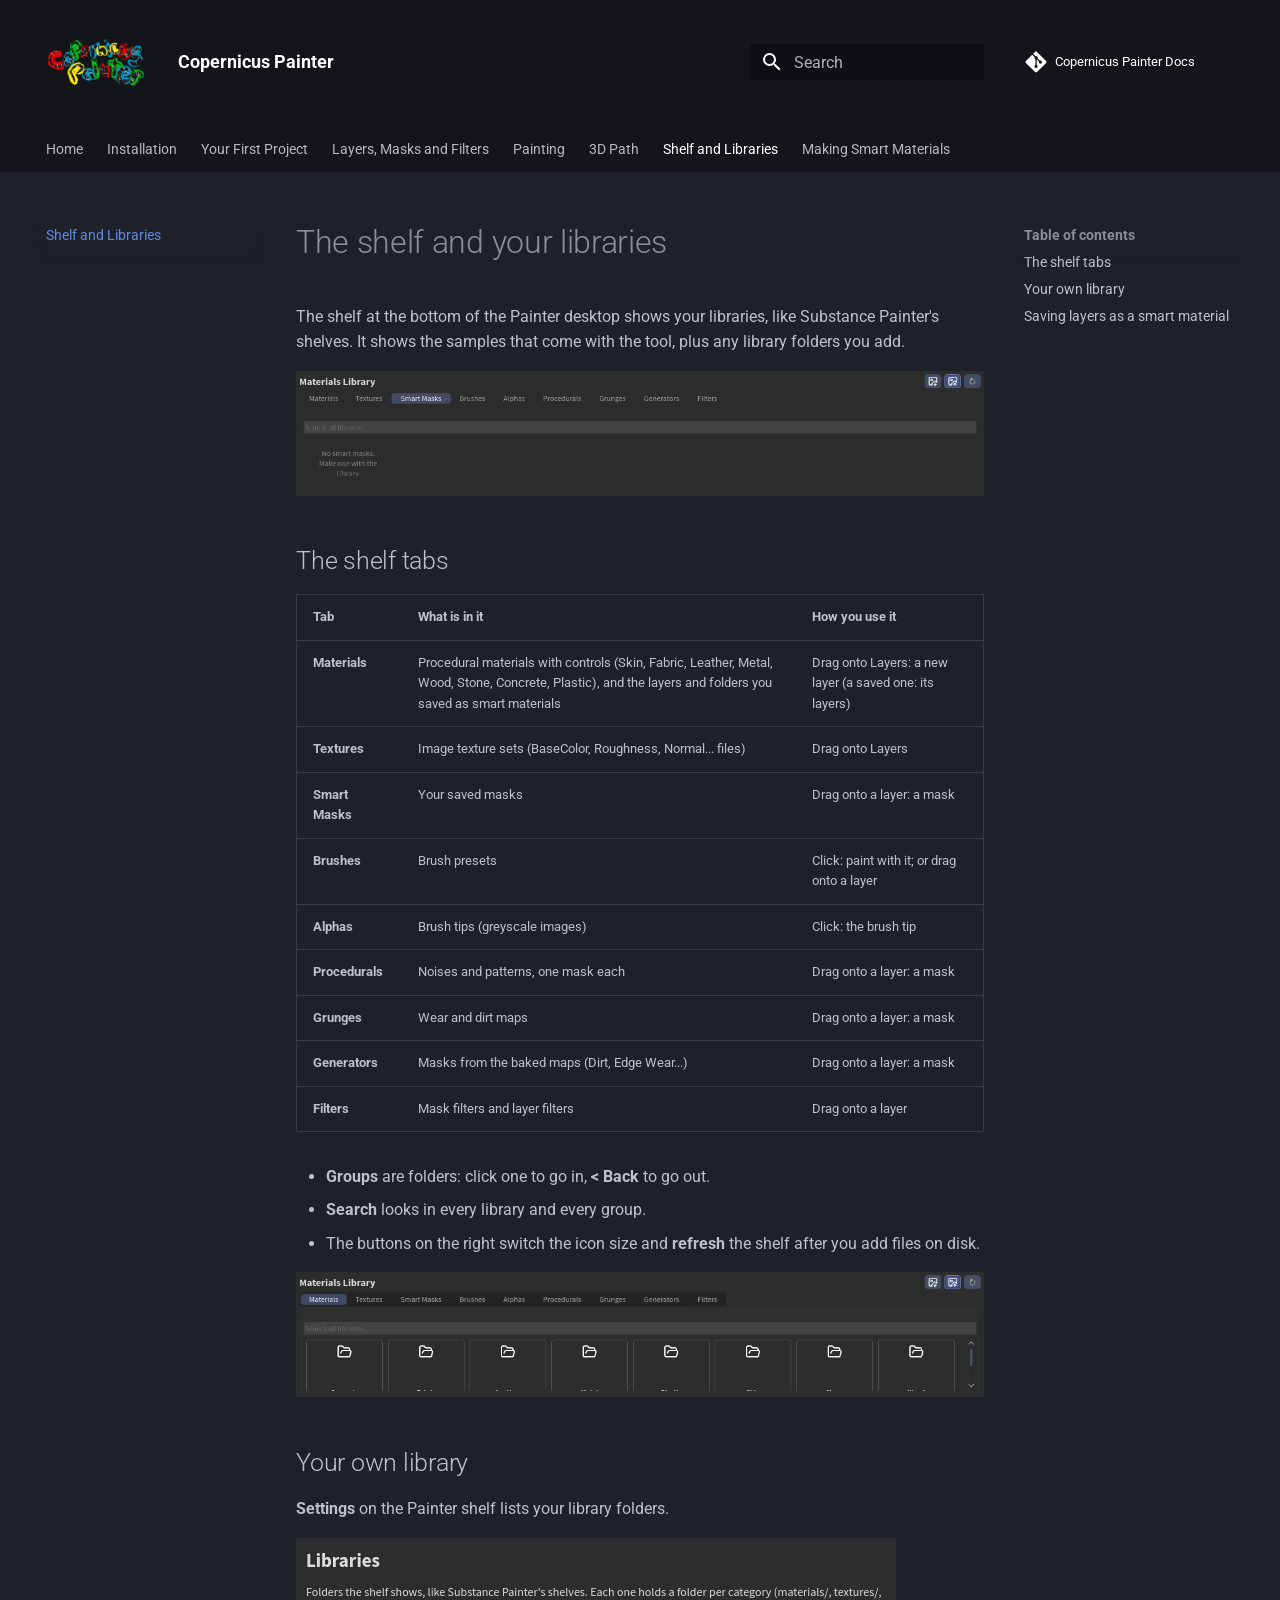
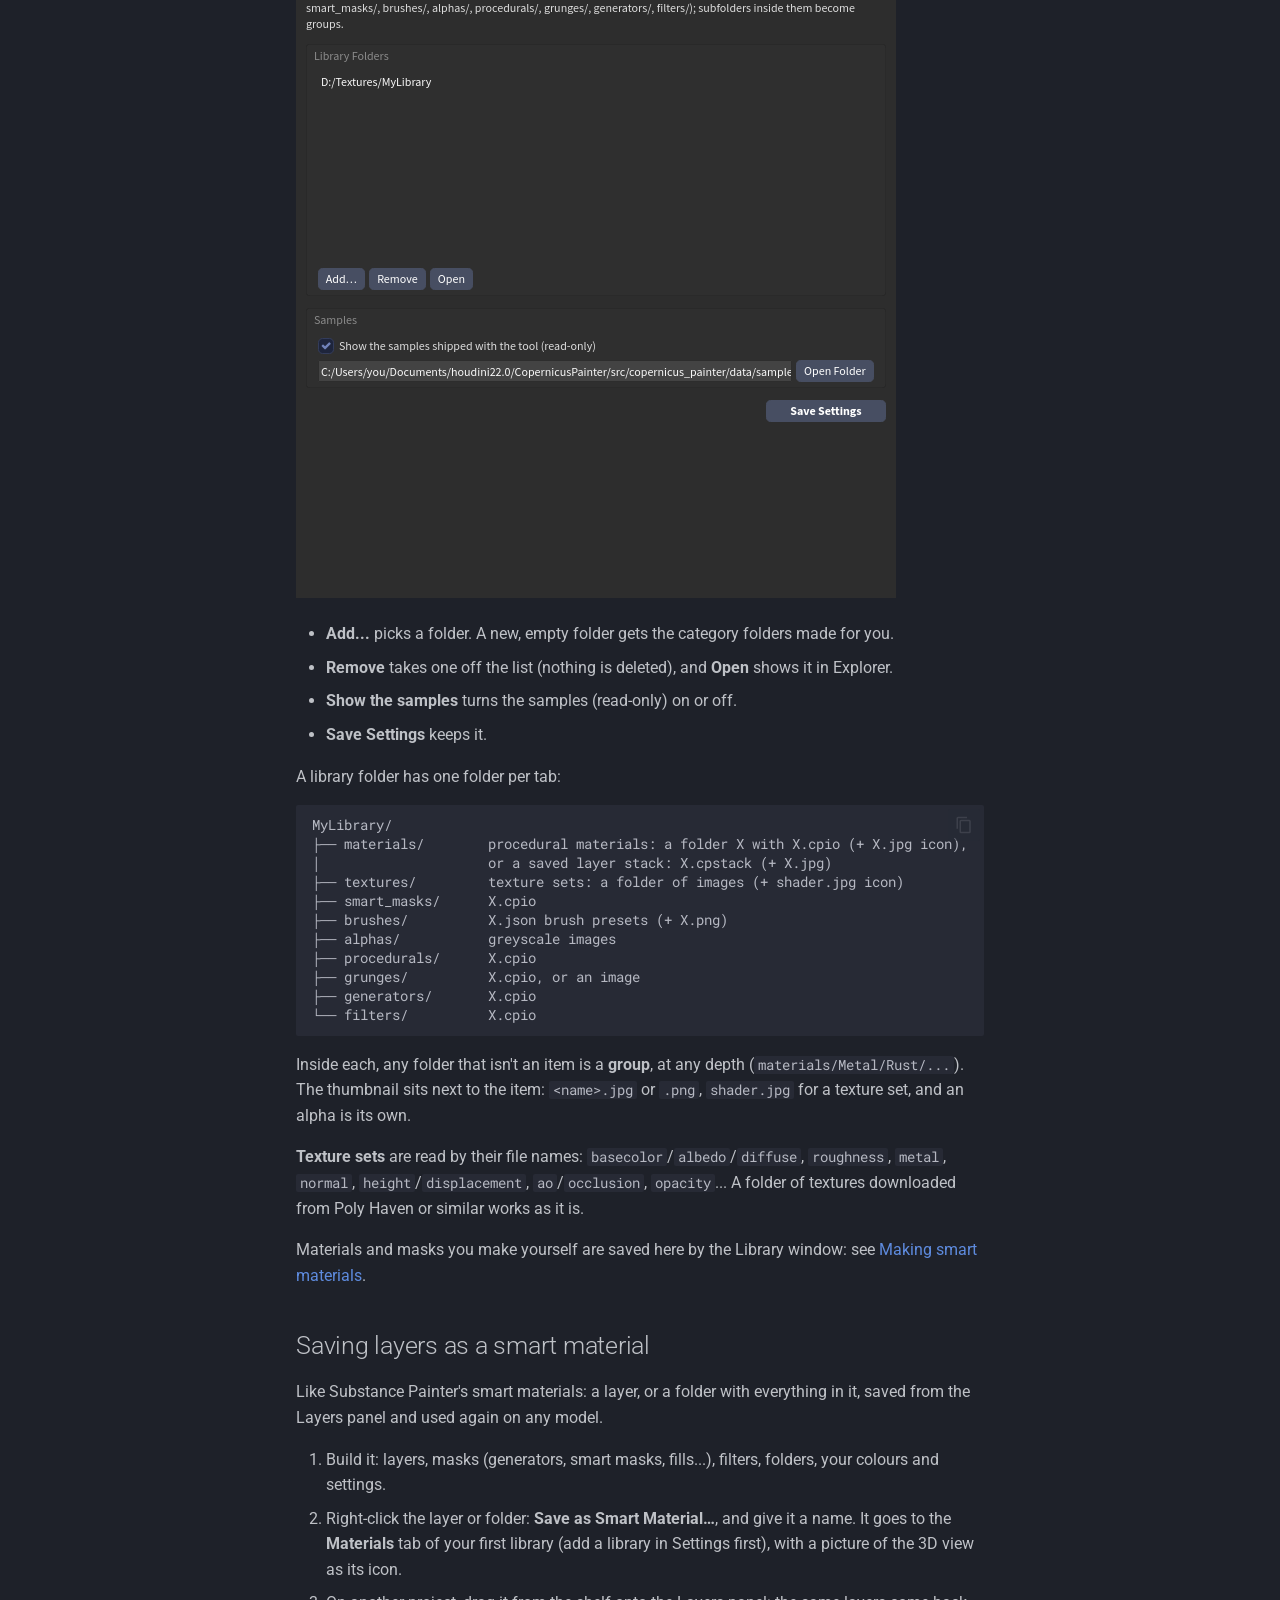
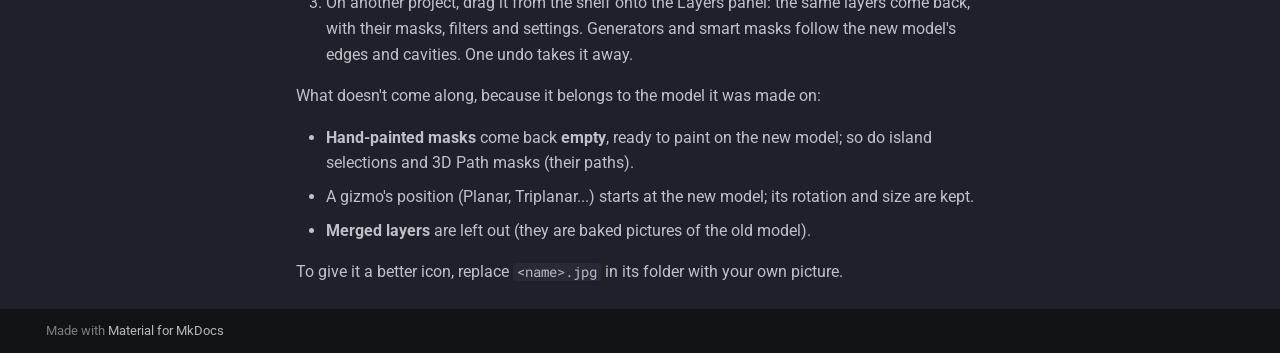
<file: library/index.html>
<!doctype html>
<html lang="en" class="no-js">
  <head>
    
      <meta charset="utf-8">
      <meta name="viewport" content="width=device-width,initial-scale=1">
      
      
      
        <link rel="canonical" href="https://matijaKos.github.io/Copernicus_Painter_Documentation/library/">
      
      
        <link rel="prev" href="../path/">
      
      
        <link rel="next" href="../material_creator/">
      
      
        
      
      
      <link rel="icon" href="../images/copLogo.png">
      <meta name="generator" content="mkdocs-1.6.1, mkdocs-material-9.8.0">
    
    
      
        <title>Shelf and Libraries - Copernicus Painter</title>
      
    
    
      <link rel="stylesheet" href="../assets/stylesheets/main.57a0d79d.min.css">
      
        
        <link rel="stylesheet" href="../assets/stylesheets/palette.fb2fffe2.min.css">
      
      


    
    
      
    
    
      
        
        
        <link rel="preconnect" href="https://fonts.gstatic.com" crossorigin>
        <link rel="stylesheet" href="https://fonts.googleapis.com/css?family=Roboto:300,300i,400,400i,700,700i%7CRoboto+Mono:400,400i,700,700i&display=fallback">
        <style>:root{--md-text-font:"Roboto";--md-code-font:"Roboto Mono"}</style>
      
    
    
      <link rel="stylesheet" href="../stylesheets/extra.css">
    
    <script>__md_scope=new URL("..",location),__md_hash=e=>[...e].reduce(((e,_)=>(e<<5)-e+_.charCodeAt(0)),0),__md_get=(e,_=localStorage,t=__md_scope)=>JSON.parse(_.getItem(t.pathname+"."+e)),__md_set=(e,_,t=localStorage,a=__md_scope)=>{try{t.setItem(a.pathname+"."+e,JSON.stringify(_))}catch(e){}}</script>
    
      

    
    
  </head>
  
  
    
    
    
    
    
    <body dir="ltr" data-md-color-scheme="slate" data-md-color-primary="black" data-md-color-accent="grey">
  
    
    <input class="md-toggle" data-md-toggle="drawer" type="checkbox" id="__drawer" autocomplete="off">
    <input class="md-toggle" data-md-toggle="search" type="checkbox" id="__search" autocomplete="off">
    <label class="md-overlay" for="__drawer"></label>
    <div data-md-component="skip">
      
        
        <a href="#the-shelf-and-your-libraries" class="md-skip">
          Skip to content
        </a>
      
    </div>
    <div data-md-component="announce">
      
    </div>
    
    
      

<header class="md-header" data-md-component="header">
  <nav class="md-header__inner md-grid" aria-label="Header">
    <a href=".." title="Copernicus Painter" class="md-header__button md-logo" aria-label="Copernicus Painter" data-md-component="logo">
      
  <img src="../images/copLogo.png" alt="logo">

    </a>
    <label class="md-header__button md-icon" for="__drawer">
      
      <svg xmlns="http://www.w3.org/2000/svg" viewBox="0 0 24 24"><path d="M3 6h18v2H3zm0 5h18v2H3zm0 5h18v2H3z"/></svg>
    </label>
    <div class="md-header__title" data-md-component="header-title">
      <div class="md-header__ellipsis">
        <div class="md-header__topic">
          <span class="md-ellipsis">
            Copernicus Painter
          </span>
        </div>
        <div class="md-header__topic" data-md-component="header-topic">
          <span class="md-ellipsis">
            
              Shelf and Libraries
            
          </span>
        </div>
      </div>
    </div>
    
      
    
    
    
    
      
      
        <label class="md-header__button md-icon" for="__search">
          
          <svg xmlns="http://www.w3.org/2000/svg" viewBox="0 0 24 24"><path d="M9.5 3A6.5 6.5 0 0 1 16 9.5c0 1.61-.59 3.09-1.56 4.23l.27.27h.79l5 5-1.5 1.5-5-5v-.79l-.27-.27A6.52 6.52 0 0 1 9.5 16 6.5 6.5 0 0 1 3 9.5 6.5 6.5 0 0 1 9.5 3m0 2C7 5 5 7 5 9.5S7 14 9.5 14 14 12 14 9.5 12 5 9.5 5"/></svg>
        </label>
        <div class="md-search" data-md-component="search" role="dialog">
  <label class="md-search__overlay" for="__search"></label>
  <div class="md-search__inner" role="search">
    <form class="md-search__form" name="search">
      <input type="text" class="md-search__input" name="query" aria-label="Search" placeholder="Search" autocapitalize="off" autocorrect="off" autocomplete="off" spellcheck="false" data-md-component="search-query" required>
      <label class="md-search__icon md-icon" for="__search">
        
        <svg xmlns="http://www.w3.org/2000/svg" viewBox="0 0 24 24"><path d="M9.5 3A6.5 6.5 0 0 1 16 9.5c0 1.61-.59 3.09-1.56 4.23l.27.27h.79l5 5-1.5 1.5-5-5v-.79l-.27-.27A6.52 6.52 0 0 1 9.5 16 6.5 6.5 0 0 1 3 9.5 6.5 6.5 0 0 1 9.5 3m0 2C7 5 5 7 5 9.5S7 14 9.5 14 14 12 14 9.5 12 5 9.5 5"/></svg>
        
        <svg xmlns="http://www.w3.org/2000/svg" viewBox="0 0 24 24"><path d="M20 11v2H8l5.5 5.5-1.42 1.42L4.16 12l7.92-7.92L13.5 5.5 8 11z"/></svg>
      </label>
      <nav class="md-search__options" aria-label="Search">
        
        <button type="reset" class="md-search__icon md-icon" title="Clear" aria-label="Clear" tabindex="-1">
          
          <svg xmlns="http://www.w3.org/2000/svg" viewBox="0 0 24 24"><path d="M19 6.41 17.59 5 12 10.59 6.41 5 5 6.41 10.59 12 5 17.59 6.41 19 12 13.41 17.59 19 19 17.59 13.41 12z"/></svg>
        </button>
      </nav>
      
    </form>
    <div class="md-search__output">
      <div class="md-search__scrollwrap" tabindex="0" data-md-scrollfix>
        <div class="md-search-result" data-md-component="search-result">
          <div class="md-search-result__meta">
            Initializing search
          </div>
          <ol class="md-search-result__list" role="presentation"></ol>
        </div>
      </div>
    </div>
  </div>
</div>
      
    
    
      <div class="md-header__source">
        <a href="https://github.com/matijaKos/Copernicus_Painter_Documentation" title="Go to repository" class="md-source" data-md-component="source">
  <div class="md-source__icon md-icon">
    
    <svg xmlns="http://www.w3.org/2000/svg" viewBox="0 0 448 512"><!--! Font Awesome Free 7.1.0 by @fontawesome - https://fontawesome.com License - https://fontawesome.com/license/free (Icons: CC BY 4.0, Fonts: SIL OFL 1.1, Code: MIT License) Copyright 2025 Fonticons, Inc.--><path d="M439.6 236.1 244 40.5c-5.4-5.5-12.8-8.5-20.4-8.5s-15 3-20.4 8.4L162.5 81l51.5 51.5c27.1-9.1 52.7 16.8 43.4 43.7l49.7 49.7c34.2-11.8 61.2 31 35.5 56.7-26.5 26.5-70.2-2.9-56-37.3L240.3 199v121.9c25.3 12.5 22.3 41.8 9.1 55-6.4 6.4-15.2 10.1-24.3 10.1s-17.8-3.6-24.3-10.1c-17.6-17.6-11.1-46.9 11.2-56v-123c-20.8-8.5-24.6-30.7-18.6-45L142.6 101 8.5 235.1C3 240.6 0 247.9 0 255.5s3 15 8.5 20.4l195.6 195.7c5.4 5.4 12.7 8.4 20.4 8.4s15-3 20.4-8.4l194.7-194.7c5.4-5.4 8.4-12.8 8.4-20.4s-3-15-8.4-20.4"/></svg>
  </div>
  <div class="md-source__repository">
    Copernicus Painter Docs
  </div>
</a>
      </div>
    
  </nav>
  
</header>
    
    <div class="md-container" data-md-component="container">
      
      
        
          
            
<nav class="md-tabs" aria-label="Tabs" data-md-component="tabs">
  <div class="md-grid">
    <ul class="md-tabs__list">
      
        
  
  
  
  
    <li class="md-tabs__item">
      <a href=".." class="md-tabs__link">
        
  
  
    
  
  Home

      </a>
    </li>
  

      
        
  
  
  
  
    <li class="md-tabs__item">
      <a href="../installation/" class="md-tabs__link">
        
  
  
    
  
  Installation

      </a>
    </li>
  

      
        
  
  
  
  
    <li class="md-tabs__item">
      <a href="../workflow/" class="md-tabs__link">
        
  
  
    
  
  Your First Project

      </a>
    </li>
  

      
        
  
  
  
  
    <li class="md-tabs__item">
      <a href="../layers/" class="md-tabs__link">
        
  
  
    
  
  Layers, Masks and Filters

      </a>
    </li>
  

      
        
  
  
  
  
    <li class="md-tabs__item">
      <a href="../painting/" class="md-tabs__link">
        
  
  
    
  
  Painting

      </a>
    </li>
  

      
        
  
  
  
  
    <li class="md-tabs__item">
      <a href="../path/" class="md-tabs__link">
        
  
  
    
  
  3D Path

      </a>
    </li>
  

      
        
  
  
  
    
  
  
    <li class="md-tabs__item md-tabs__item--active">
      <a href="./" class="md-tabs__link">
        
  
  
    
  
  Shelf and Libraries

      </a>
    </li>
  

      
        
  
  
  
  
    <li class="md-tabs__item">
      <a href="../material_creator/" class="md-tabs__link">
        
  
  
    
  
  Making Smart Materials

      </a>
    </li>
  

      
    </ul>
  </div>
</nav>
          
        
      
      <main class="md-main" data-md-component="main">
        <div class="md-main__inner md-grid">
          
            
              
              <div class="md-sidebar md-sidebar--primary" data-md-component="sidebar" data-md-type="navigation" >
                <div class="md-sidebar__scrollwrap">
                  <div class="md-sidebar__inner">
                    


  


<nav class="md-nav md-nav--primary md-nav--lifted" aria-label="Navigation" data-md-level="0">
  <label class="md-nav__title" for="__drawer">
    <a href=".." title="Copernicus Painter" class="md-nav__button md-logo" aria-label="Copernicus Painter" data-md-component="logo">
      
  <img src="../images/copLogo.png" alt="logo">

    </a>
    Copernicus Painter
  </label>
  
    <div class="md-nav__source">
      <a href="https://github.com/matijaKos/Copernicus_Painter_Documentation" title="Go to repository" class="md-source" data-md-component="source">
  <div class="md-source__icon md-icon">
    
    <svg xmlns="http://www.w3.org/2000/svg" viewBox="0 0 448 512"><!--! Font Awesome Free 7.1.0 by @fontawesome - https://fontawesome.com License - https://fontawesome.com/license/free (Icons: CC BY 4.0, Fonts: SIL OFL 1.1, Code: MIT License) Copyright 2025 Fonticons, Inc.--><path d="M439.6 236.1 244 40.5c-5.4-5.5-12.8-8.5-20.4-8.5s-15 3-20.4 8.4L162.5 81l51.5 51.5c27.1-9.1 52.7 16.8 43.4 43.7l49.7 49.7c34.2-11.8 61.2 31 35.5 56.7-26.5 26.5-70.2-2.9-56-37.3L240.3 199v121.9c25.3 12.5 22.3 41.8 9.1 55-6.4 6.4-15.2 10.1-24.3 10.1s-17.8-3.6-24.3-10.1c-17.6-17.6-11.1-46.9 11.2-56v-123c-20.8-8.5-24.6-30.7-18.6-45L142.6 101 8.5 235.1C3 240.6 0 247.9 0 255.5s3 15 8.5 20.4l195.6 195.7c5.4 5.4 12.7 8.4 20.4 8.4s15-3 20.4-8.4l194.7-194.7c5.4-5.4 8.4-12.8 8.4-20.4s-3-15-8.4-20.4"/></svg>
  </div>
  <div class="md-source__repository">
    Copernicus Painter Docs
  </div>
</a>
    </div>
  
  <ul class="md-nav__list" data-md-scrollfix>
    
      
      
  
  
  
  
    <li class="md-nav__item">
      <a href=".." class="md-nav__link">
        
  
  
  <span class="md-ellipsis">
    
  
    Home
  

    
  </span>
  
  

      </a>
    </li>
  

    
      
      
  
  
  
  
    <li class="md-nav__item">
      <a href="../installation/" class="md-nav__link">
        
  
  
  <span class="md-ellipsis">
    
  
    Installation
  

    
  </span>
  
  

      </a>
    </li>
  

    
      
      
  
  
  
  
    <li class="md-nav__item">
      <a href="../workflow/" class="md-nav__link">
        
  
  
  <span class="md-ellipsis">
    
  
    Your First Project
  

    
  </span>
  
  

      </a>
    </li>
  

    
      
      
  
  
  
  
    <li class="md-nav__item">
      <a href="../layers/" class="md-nav__link">
        
  
  
  <span class="md-ellipsis">
    
  
    Layers, Masks and Filters
  

    
  </span>
  
  

      </a>
    </li>
  

    
      
      
  
  
  
  
    <li class="md-nav__item">
      <a href="../painting/" class="md-nav__link">
        
  
  
  <span class="md-ellipsis">
    
  
    Painting
  

    
  </span>
  
  

      </a>
    </li>
  

    
      
      
  
  
  
  
    <li class="md-nav__item">
      <a href="../path/" class="md-nav__link">
        
  
  
  <span class="md-ellipsis">
    
  
    3D Path
  

    
  </span>
  
  

      </a>
    </li>
  

    
      
      
  
  
    
  
  
  
    <li class="md-nav__item md-nav__item--active">
      
      <input class="md-nav__toggle md-toggle" type="checkbox" id="__toc">
      
      
        
      
      
        <label class="md-nav__link md-nav__link--active" for="__toc">
          
  
  
  <span class="md-ellipsis">
    
  
    Shelf and Libraries
  

    
  </span>
  
  

          <span class="md-nav__icon md-icon"></span>
        </label>
      
      <a href="./" class="md-nav__link md-nav__link--active">
        
  
  
  <span class="md-ellipsis">
    
  
    Shelf and Libraries
  

    
  </span>
  
  

      </a>
      
        

<nav class="md-nav md-nav--secondary" aria-label="Table of contents">
  
  
  
    
  
  
    <label class="md-nav__title" for="__toc">
      <span class="md-nav__icon md-icon"></span>
      Table of contents
    </label>
    <ul class="md-nav__list" data-md-component="toc" data-md-scrollfix>
      
        <li class="md-nav__item">
  <a href="#the-shelf-tabs" class="md-nav__link">
    <span class="md-ellipsis">
      
        The shelf tabs
      
    </span>
  </a>
  
</li>
      
        <li class="md-nav__item">
  <a href="#your-own-library" class="md-nav__link">
    <span class="md-ellipsis">
      
        Your own library
      
    </span>
  </a>
  
</li>
      
        <li class="md-nav__item">
  <a href="#saving-layers-as-a-smart-material" class="md-nav__link">
    <span class="md-ellipsis">
      
        Saving layers as a smart material
      
    </span>
  </a>
  
</li>
      
    </ul>
  
</nav>
      
    </li>
  

    
      
      
  
  
  
  
    <li class="md-nav__item">
      <a href="../material_creator/" class="md-nav__link">
        
  
  
  <span class="md-ellipsis">
    
  
    Making Smart Materials
  

    
  </span>
  
  

      </a>
    </li>
  

    
  </ul>
</nav>
                  </div>
                </div>
              </div>
            
            
              
              <div class="md-sidebar md-sidebar--secondary" data-md-component="sidebar" data-md-type="toc" >
                <div class="md-sidebar__scrollwrap">
                  <div class="md-sidebar__inner">
                    

<nav class="md-nav md-nav--secondary" aria-label="Table of contents">
  
  
  
    
  
  
    <label class="md-nav__title" for="__toc">
      <span class="md-nav__icon md-icon"></span>
      Table of contents
    </label>
    <ul class="md-nav__list" data-md-component="toc" data-md-scrollfix>
      
        <li class="md-nav__item">
  <a href="#the-shelf-tabs" class="md-nav__link">
    <span class="md-ellipsis">
      
        The shelf tabs
      
    </span>
  </a>
  
</li>
      
        <li class="md-nav__item">
  <a href="#your-own-library" class="md-nav__link">
    <span class="md-ellipsis">
      
        Your own library
      
    </span>
  </a>
  
</li>
      
        <li class="md-nav__item">
  <a href="#saving-layers-as-a-smart-material" class="md-nav__link">
    <span class="md-ellipsis">
      
        Saving layers as a smart material
      
    </span>
  </a>
  
</li>
      
    </ul>
  
</nav>
                  </div>
                </div>
              </div>
            
          
          
            <div class="md-content" data-md-component="content">
              
              <article class="md-content__inner md-typeset">
                
                  


  
  


<h1 id="the-shelf-and-your-libraries">The shelf and your libraries<a class="headerlink" href="#the-shelf-and-your-libraries" title="Permanent link">&para;</a></h1>
<p>The shelf at the bottom of the Painter desktop shows your libraries, like Substance Painter's shelves. It shows the samples that come with the tool, plus any library folders you add.</p>
<p><img alt="The shelf" src="../videos/shelf_tabs.gif" /></p>
<h2 id="the-shelf-tabs">The shelf tabs<a class="headerlink" href="#the-shelf-tabs" title="Permanent link">&para;</a></h2>
<table>
<thead>
<tr>
<th>Tab</th>
<th>What is in it</th>
<th>How you use it</th>
</tr>
</thead>
<tbody>
<tr>
<td><strong>Materials</strong></td>
<td>Procedural materials with controls (Skin, Fabric, Leather, Metal, Wood, Stone, Concrete, Plastic), and the layers and folders you saved as smart materials</td>
<td>Drag onto Layers: a new layer (a saved one: its layers)</td>
</tr>
<tr>
<td><strong>Textures</strong></td>
<td>Image texture sets (BaseColor, Roughness, Normal... files)</td>
<td>Drag onto Layers</td>
</tr>
<tr>
<td><strong>Smart Masks</strong></td>
<td>Your saved masks</td>
<td>Drag onto a layer: a mask</td>
</tr>
<tr>
<td><strong>Brushes</strong></td>
<td>Brush presets</td>
<td>Click: paint with it; or drag onto a layer</td>
</tr>
<tr>
<td><strong>Alphas</strong></td>
<td>Brush tips (greyscale images)</td>
<td>Click: the brush tip</td>
</tr>
<tr>
<td><strong>Procedurals</strong></td>
<td>Noises and patterns, one mask each</td>
<td>Drag onto a layer: a mask</td>
</tr>
<tr>
<td><strong>Grunges</strong></td>
<td>Wear and dirt maps</td>
<td>Drag onto a layer: a mask</td>
</tr>
<tr>
<td><strong>Generators</strong></td>
<td>Masks from the baked maps (Dirt, Edge Wear...)</td>
<td>Drag onto a layer: a mask</td>
</tr>
<tr>
<td><strong>Filters</strong></td>
<td>Mask filters and layer filters</td>
<td>Drag onto a layer</td>
</tr>
</tbody>
</table>
<ul>
<li><strong>Groups</strong> are folders: click one to go in, <strong>&lt; Back</strong> to go out.</li>
<li><strong>Search</strong> looks in every library and every group.</li>
<li>The buttons on the right switch the icon size and <strong>refresh</strong> the shelf after you add files on disk.</li>
</ul>
<p><img alt="Materials" src="../images/shelf_materials.png" /></p>
<h2 id="your-own-library">Your own library<a class="headerlink" href="#your-own-library" title="Permanent link">&para;</a></h2>
<p><strong>Settings</strong> on the Painter shelf lists your library folders.</p>
<p><img alt="Settings" src="../images/settings.png" /></p>
<ul>
<li><strong>Add...</strong> picks a folder. A new, empty folder gets the category folders made for you.</li>
<li><strong>Remove</strong> takes one off the list (nothing is deleted), and <strong>Open</strong> shows it in Explorer.</li>
<li><strong>Show the samples</strong> turns the samples (read-only) on or off.</li>
<li><strong>Save Settings</strong> keeps it.</li>
</ul>
<p>A library folder has one folder per tab:</p>
<pre><code>MyLibrary/
├── materials/        procedural materials: a folder X with X.cpio (+ X.jpg icon),
│                     or a saved layer stack: X.cpstack (+ X.jpg)
├── textures/         texture sets: a folder of images (+ shader.jpg icon)
├── smart_masks/      X.cpio
├── brushes/          X.json brush presets (+ X.png)
├── alphas/           greyscale images
├── procedurals/      X.cpio
├── grunges/          X.cpio, or an image
├── generators/       X.cpio
└── filters/          X.cpio
</code></pre>
<p>Inside each, any folder that isn't an item is a <strong>group</strong>, at any depth (<code>materials/Metal/Rust/...</code>). The thumbnail sits next to the item: <code>&lt;name&gt;.jpg</code> or <code>.png</code>, <code>shader.jpg</code> for a texture set, and an alpha is its own.</p>
<p><strong>Texture sets</strong> are read by their file names: <code>basecolor</code>/<code>albedo</code>/<code>diffuse</code>, <code>roughness</code>, <code>metal</code>, <code>normal</code>, <code>height</code>/<code>displacement</code>, <code>ao</code>/<code>occlusion</code>, <code>opacity</code>... A folder of textures downloaded from Poly Haven or similar works as it is.</p>
<p>Materials and masks you make yourself are saved here by the Library window: see <a href="../material_creator/">Making smart materials</a>.</p>
<h2 id="saving-layers-as-a-smart-material">Saving layers as a smart material<a class="headerlink" href="#saving-layers-as-a-smart-material" title="Permanent link">&para;</a></h2>
<p>Like Substance Painter's smart materials: a layer, or a folder with everything in it, saved from the Layers panel and used again on any model.</p>
<ol>
<li>Build it: layers, masks (generators, smart masks, fills...), filters, folders, your colours and settings.</li>
<li>Right-click the layer or folder: <strong>Save as Smart Material…</strong>, and give it a name. It goes to the <strong>Materials</strong> tab of your first library (add a library in Settings first), with a picture of the 3D view as its icon.</li>
<li>On another project, drag it from the shelf onto the Layers panel: the same layers come back, with their masks, filters and settings. Generators and smart masks follow the new model's edges and cavities. One undo takes it away.</li>
</ol>
<p>What doesn't come along, because it belongs to the model it was made on:</p>
<ul>
<li><strong>Hand-painted masks</strong> come back <strong>empty</strong>, ready to paint on the new model; so do island selections and 3D Path masks (their paths).</li>
<li>A gizmo's position (Planar, Triplanar...) starts at the new model; its rotation and size are kept.</li>
<li><strong>Merged layers</strong> are left out (they are baked pictures of the old model).</li>
</ul>
<p>To give it a better icon, replace <code>&lt;name&gt;.jpg</code> in its folder with your own picture.</p>












                
              </article>
            </div>
          
          
<script>var target=document.getElementById(location.hash.slice(1));target&&target.name&&(target.checked=target.name.startsWith("__tabbed_"))</script>
        </div>
        
          <button type="button" class="md-top md-icon" data-md-component="top" hidden>
  
  <svg xmlns="http://www.w3.org/2000/svg" viewBox="0 0 24 24"><path d="M13 20h-2V8l-5.5 5.5-1.42-1.42L12 4.16l7.92 7.92-1.42 1.42L13 8z"/></svg>
  Back to top
</button>
        
      </main>
      
        <footer class="md-footer">
  
  <div class="md-footer-meta md-typeset">
    <div class="md-footer-meta__inner md-grid">
      <div class="md-copyright">
  
  
    Made with
    <a href="https://squidfunk.github.io/mkdocs-material/" target="_blank" rel="noopener">
      Material for MkDocs
    </a>
  
</div>
      
    </div>
  </div>
</footer>
      
    </div>
    <div class="md-dialog" data-md-component="dialog">
      <div class="md-dialog__inner md-typeset"></div>
    </div>
    
    
    
      
      
      <script id="__config" type="application/json">{"annotate": null, "base": "..", "features": ["navigation.tabs", "navigation.top", "search.highlight", "content.code.copy"], "search": "../assets/javascripts/workers/search.a7633da7.min.js", "tags": null, "translations": {"clipboard.copied": "Copied to clipboard", "clipboard.copy": "Copy to clipboard", "search.result.more.one": "1 more on this page", "search.result.more.other": "# more on this page", "search.result.none": "No matching documents", "search.result.one": "1 matching document", "search.result.other": "# matching documents", "search.result.placeholder": "Type to start searching", "search.result.term.missing": "Missing", "select.version": "Select version"}, "version": null}</script>
    
    
      <script src="../assets/javascripts/bundle.c21346df.min.js"></script>
      
    
  </body>
</html>
</file>
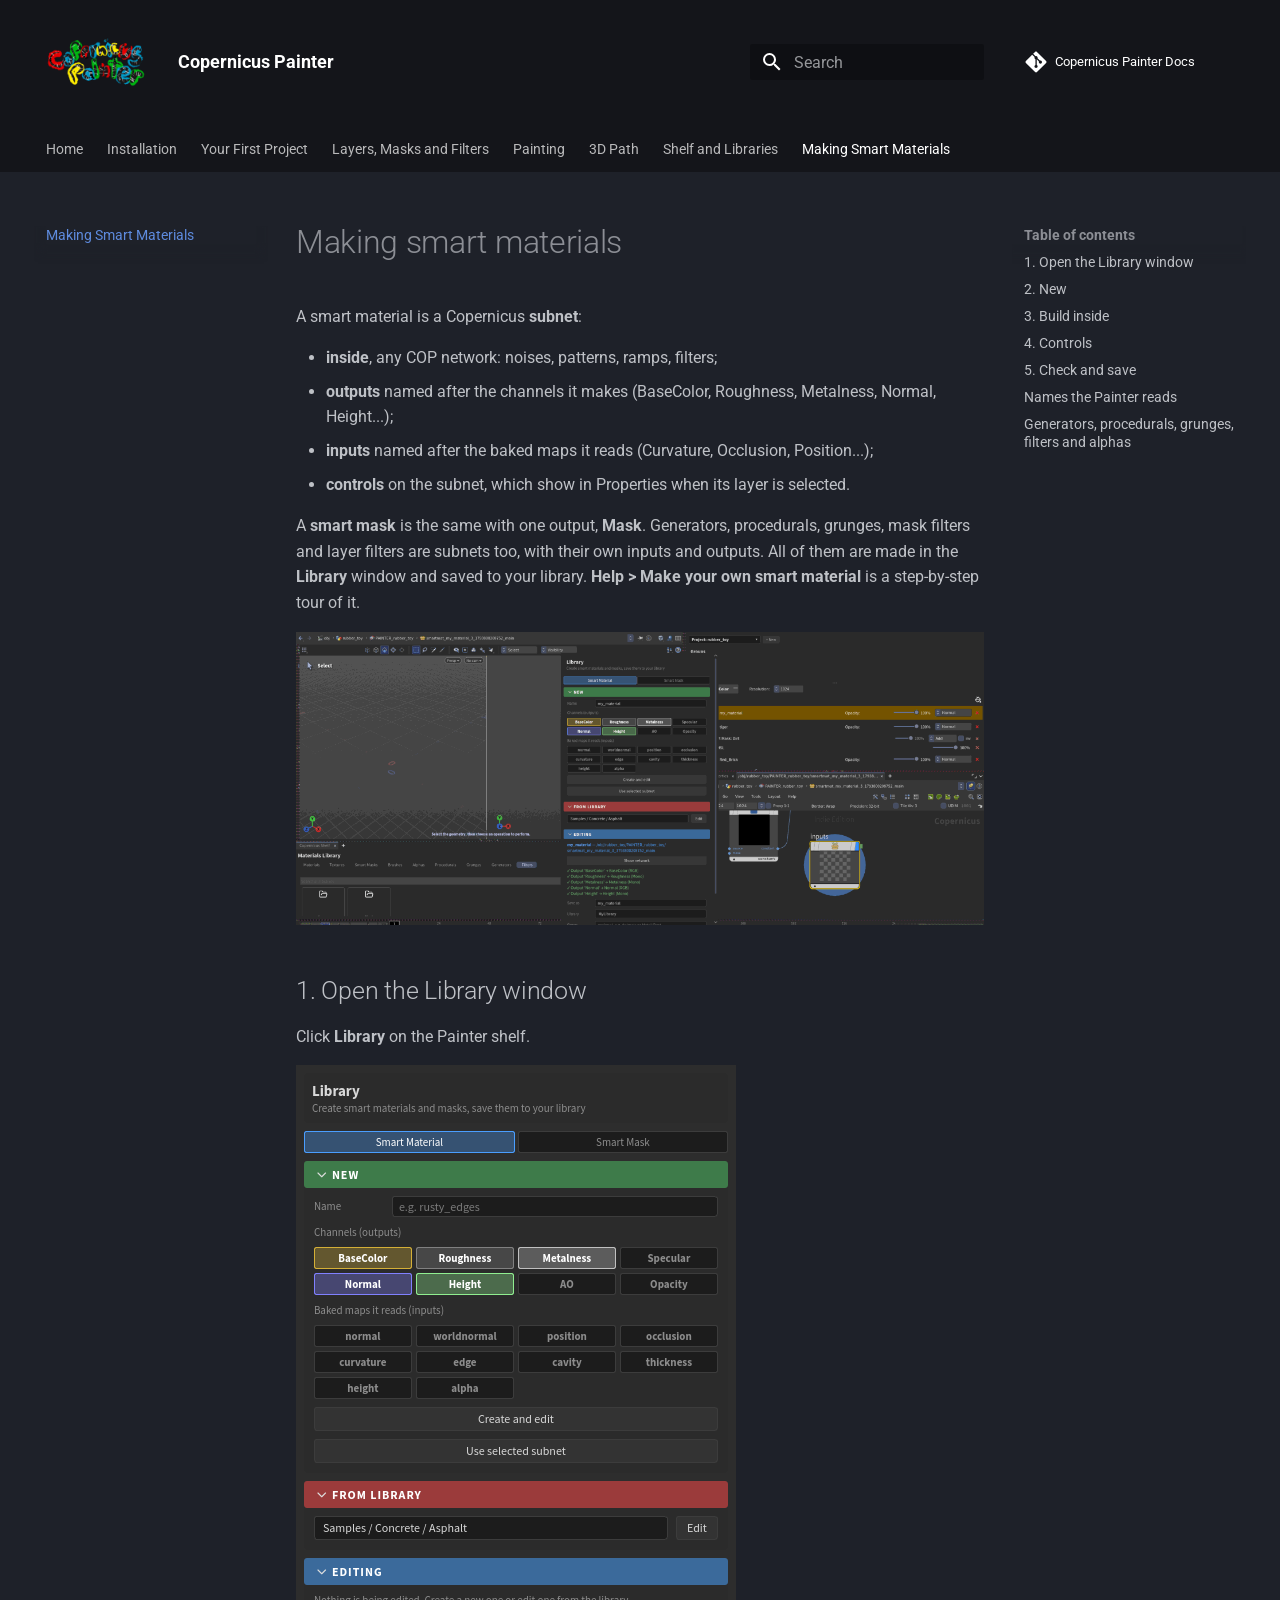
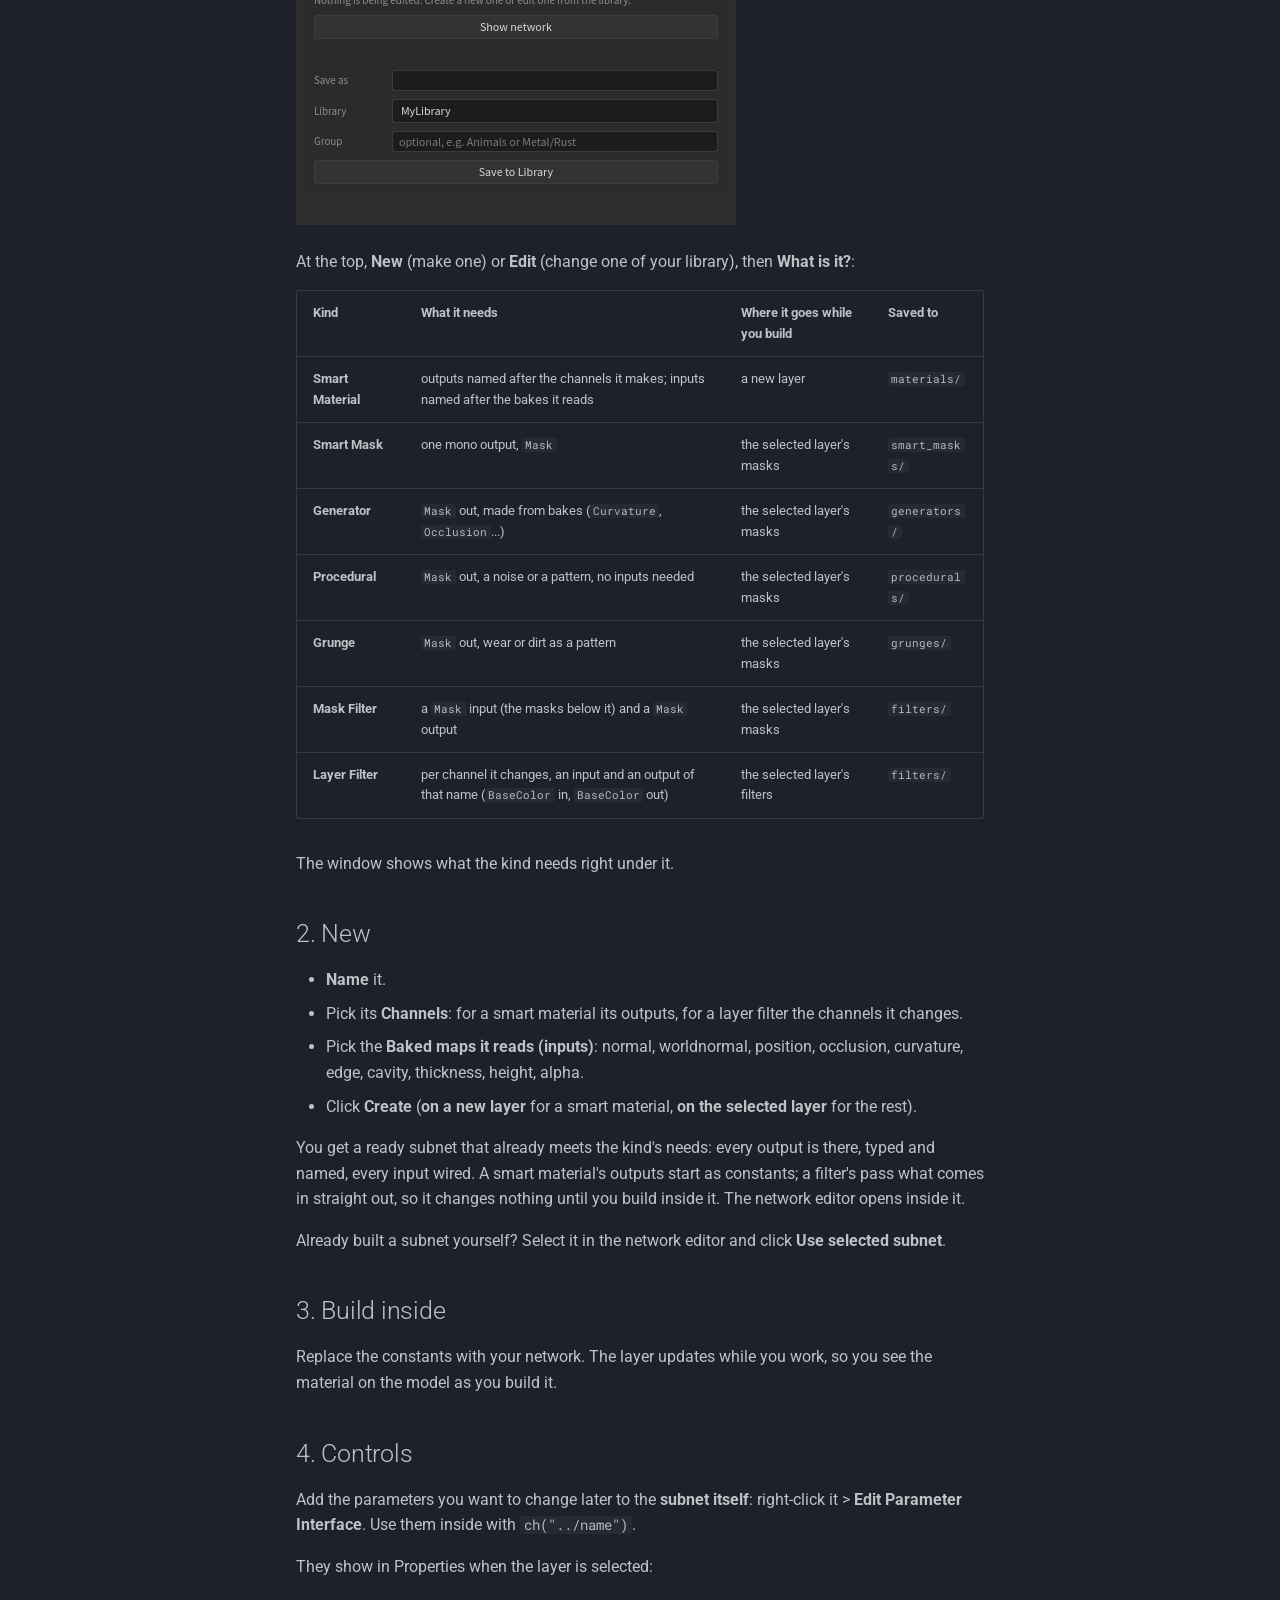
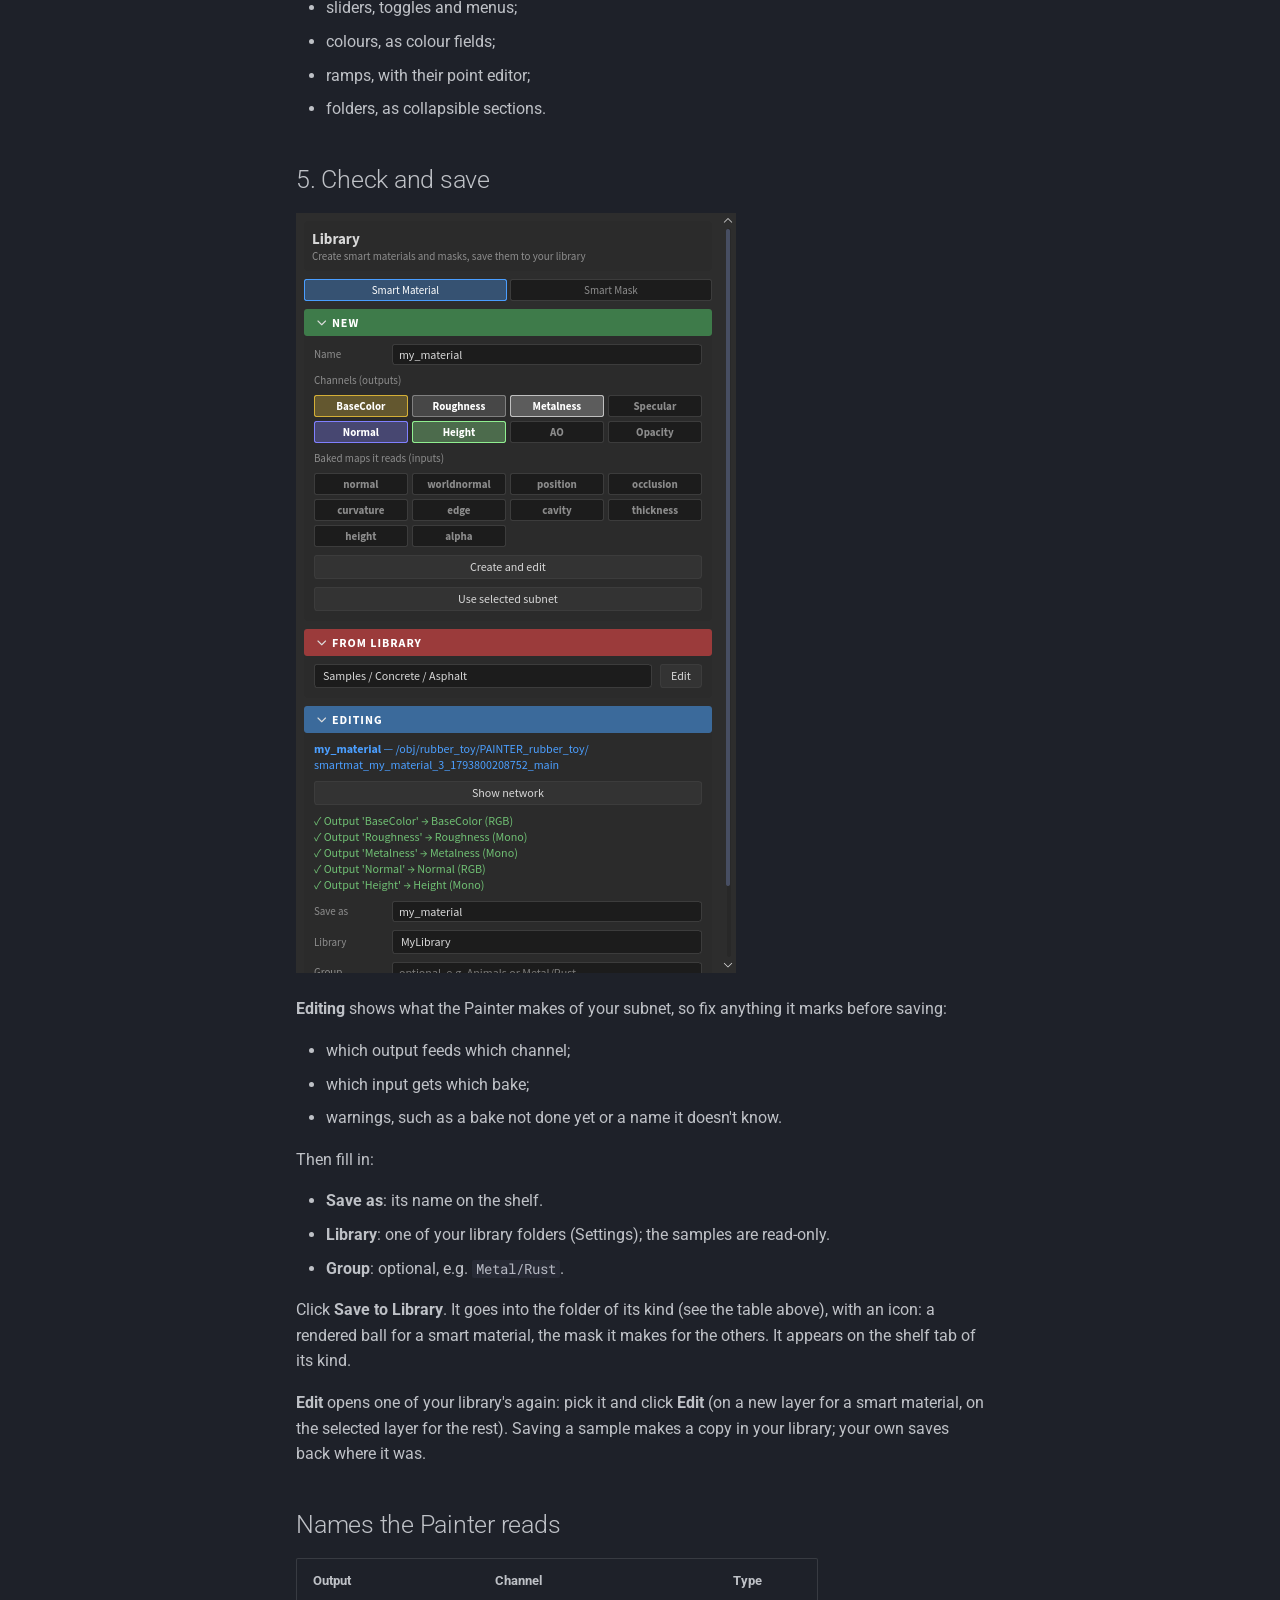
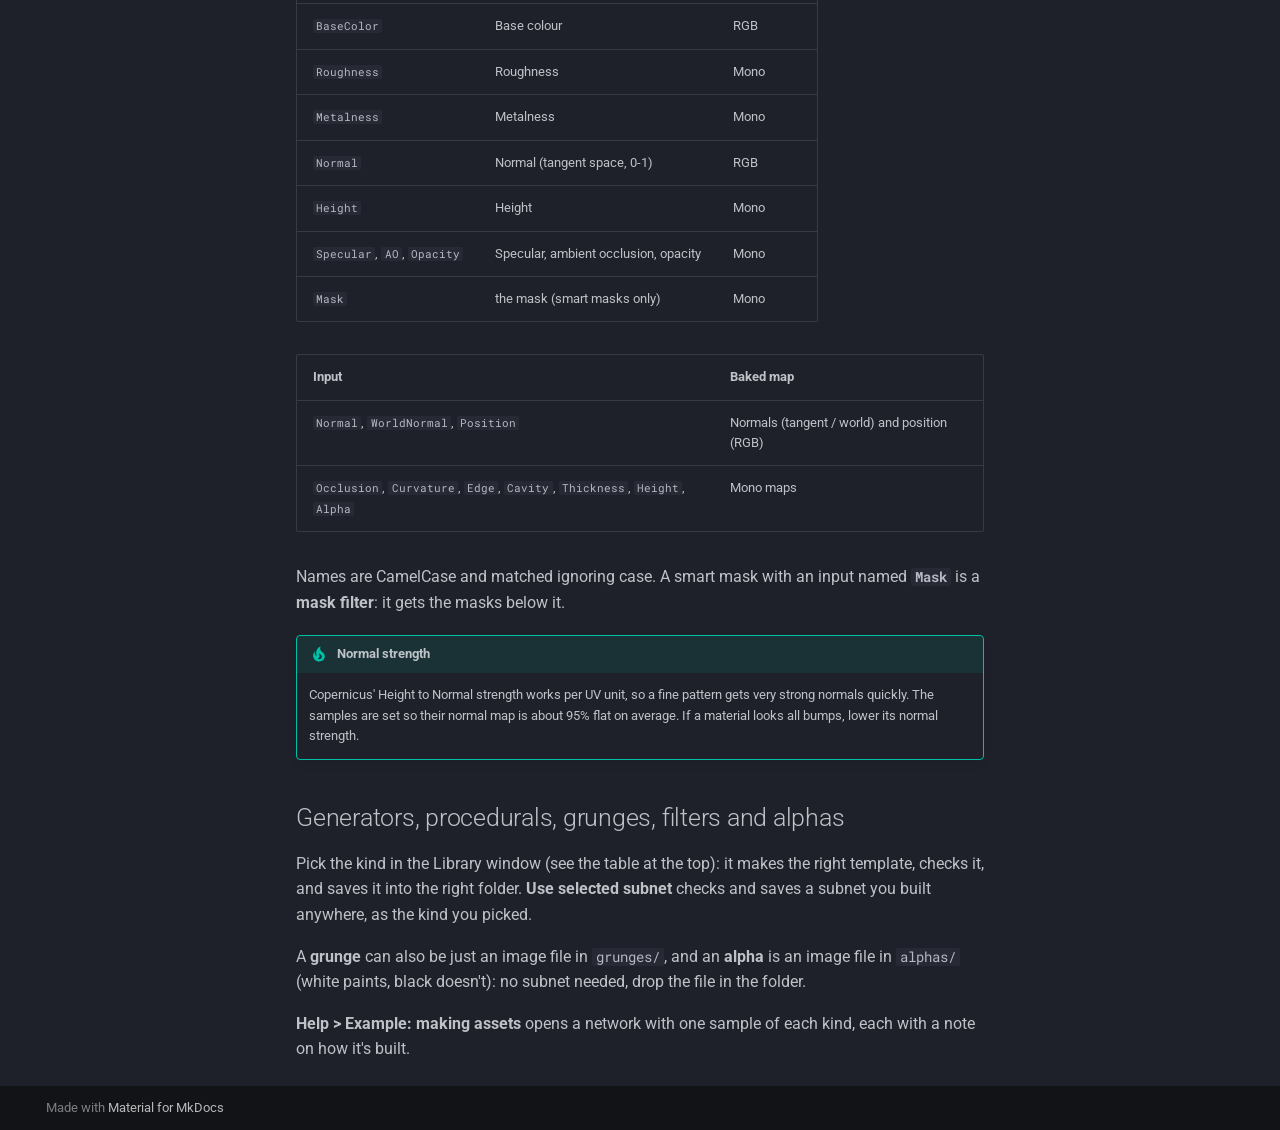
<file: material_creator/index.html>
<!doctype html>
<html lang="en" class="no-js">
  <head>
    
      <meta charset="utf-8">
      <meta name="viewport" content="width=device-width,initial-scale=1">
      
      
      
        <link rel="canonical" href="https://matijaKos.github.io/Copernicus_Painter_Documentation/material_creator/">
      
      
        <link rel="prev" href="../library/">
      
      
      
        
      
      
      <link rel="icon" href="../images/copLogo.png">
      <meta name="generator" content="mkdocs-1.6.1, mkdocs-material-9.8.0">
    
    
      
        <title>Making Smart Materials - Copernicus Painter</title>
      
    
    
      <link rel="stylesheet" href="../assets/stylesheets/main.57a0d79d.min.css">
      
        
        <link rel="stylesheet" href="../assets/stylesheets/palette.fb2fffe2.min.css">
      
      


    
    
      
    
    
      
        
        
        <link rel="preconnect" href="https://fonts.gstatic.com" crossorigin>
        <link rel="stylesheet" href="https://fonts.googleapis.com/css?family=Roboto:300,300i,400,400i,700,700i%7CRoboto+Mono:400,400i,700,700i&display=fallback">
        <style>:root{--md-text-font:"Roboto";--md-code-font:"Roboto Mono"}</style>
      
    
    
      <link rel="stylesheet" href="../stylesheets/extra.css">
    
    <script>__md_scope=new URL("..",location),__md_hash=e=>[...e].reduce(((e,_)=>(e<<5)-e+_.charCodeAt(0)),0),__md_get=(e,_=localStorage,t=__md_scope)=>JSON.parse(_.getItem(t.pathname+"."+e)),__md_set=(e,_,t=localStorage,a=__md_scope)=>{try{t.setItem(a.pathname+"."+e,JSON.stringify(_))}catch(e){}}</script>
    
      

    
    
  </head>
  
  
    
    
    
    
    
    <body dir="ltr" data-md-color-scheme="slate" data-md-color-primary="black" data-md-color-accent="grey">
  
    
    <input class="md-toggle" data-md-toggle="drawer" type="checkbox" id="__drawer" autocomplete="off">
    <input class="md-toggle" data-md-toggle="search" type="checkbox" id="__search" autocomplete="off">
    <label class="md-overlay" for="__drawer"></label>
    <div data-md-component="skip">
      
        
        <a href="#making-smart-materials" class="md-skip">
          Skip to content
        </a>
      
    </div>
    <div data-md-component="announce">
      
    </div>
    
    
      

<header class="md-header" data-md-component="header">
  <nav class="md-header__inner md-grid" aria-label="Header">
    <a href=".." title="Copernicus Painter" class="md-header__button md-logo" aria-label="Copernicus Painter" data-md-component="logo">
      
  <img src="../images/copLogo.png" alt="logo">

    </a>
    <label class="md-header__button md-icon" for="__drawer">
      
      <svg xmlns="http://www.w3.org/2000/svg" viewBox="0 0 24 24"><path d="M3 6h18v2H3zm0 5h18v2H3zm0 5h18v2H3z"/></svg>
    </label>
    <div class="md-header__title" data-md-component="header-title">
      <div class="md-header__ellipsis">
        <div class="md-header__topic">
          <span class="md-ellipsis">
            Copernicus Painter
          </span>
        </div>
        <div class="md-header__topic" data-md-component="header-topic">
          <span class="md-ellipsis">
            
              Making Smart Materials
            
          </span>
        </div>
      </div>
    </div>
    
      
    
    
    
    
      
      
        <label class="md-header__button md-icon" for="__search">
          
          <svg xmlns="http://www.w3.org/2000/svg" viewBox="0 0 24 24"><path d="M9.5 3A6.5 6.5 0 0 1 16 9.5c0 1.61-.59 3.09-1.56 4.23l.27.27h.79l5 5-1.5 1.5-5-5v-.79l-.27-.27A6.52 6.52 0 0 1 9.5 16 6.5 6.5 0 0 1 3 9.5 6.5 6.5 0 0 1 9.5 3m0 2C7 5 5 7 5 9.5S7 14 9.5 14 14 12 14 9.5 12 5 9.5 5"/></svg>
        </label>
        <div class="md-search" data-md-component="search" role="dialog">
  <label class="md-search__overlay" for="__search"></label>
  <div class="md-search__inner" role="search">
    <form class="md-search__form" name="search">
      <input type="text" class="md-search__input" name="query" aria-label="Search" placeholder="Search" autocapitalize="off" autocorrect="off" autocomplete="off" spellcheck="false" data-md-component="search-query" required>
      <label class="md-search__icon md-icon" for="__search">
        
        <svg xmlns="http://www.w3.org/2000/svg" viewBox="0 0 24 24"><path d="M9.5 3A6.5 6.5 0 0 1 16 9.5c0 1.61-.59 3.09-1.56 4.23l.27.27h.79l5 5-1.5 1.5-5-5v-.79l-.27-.27A6.52 6.52 0 0 1 9.5 16 6.5 6.5 0 0 1 3 9.5 6.5 6.5 0 0 1 9.5 3m0 2C7 5 5 7 5 9.5S7 14 9.5 14 14 12 14 9.5 12 5 9.5 5"/></svg>
        
        <svg xmlns="http://www.w3.org/2000/svg" viewBox="0 0 24 24"><path d="M20 11v2H8l5.5 5.5-1.42 1.42L4.16 12l7.92-7.92L13.5 5.5 8 11z"/></svg>
      </label>
      <nav class="md-search__options" aria-label="Search">
        
        <button type="reset" class="md-search__icon md-icon" title="Clear" aria-label="Clear" tabindex="-1">
          
          <svg xmlns="http://www.w3.org/2000/svg" viewBox="0 0 24 24"><path d="M19 6.41 17.59 5 12 10.59 6.41 5 5 6.41 10.59 12 5 17.59 6.41 19 12 13.41 17.59 19 19 17.59 13.41 12z"/></svg>
        </button>
      </nav>
      
    </form>
    <div class="md-search__output">
      <div class="md-search__scrollwrap" tabindex="0" data-md-scrollfix>
        <div class="md-search-result" data-md-component="search-result">
          <div class="md-search-result__meta">
            Initializing search
          </div>
          <ol class="md-search-result__list" role="presentation"></ol>
        </div>
      </div>
    </div>
  </div>
</div>
      
    
    
      <div class="md-header__source">
        <a href="https://github.com/matijaKos/Copernicus_Painter_Documentation" title="Go to repository" class="md-source" data-md-component="source">
  <div class="md-source__icon md-icon">
    
    <svg xmlns="http://www.w3.org/2000/svg" viewBox="0 0 448 512"><!--! Font Awesome Free 7.1.0 by @fontawesome - https://fontawesome.com License - https://fontawesome.com/license/free (Icons: CC BY 4.0, Fonts: SIL OFL 1.1, Code: MIT License) Copyright 2025 Fonticons, Inc.--><path d="M439.6 236.1 244 40.5c-5.4-5.5-12.8-8.5-20.4-8.5s-15 3-20.4 8.4L162.5 81l51.5 51.5c27.1-9.1 52.7 16.8 43.4 43.7l49.7 49.7c34.2-11.8 61.2 31 35.5 56.7-26.5 26.5-70.2-2.9-56-37.3L240.3 199v121.9c25.3 12.5 22.3 41.8 9.1 55-6.4 6.4-15.2 10.1-24.3 10.1s-17.8-3.6-24.3-10.1c-17.6-17.6-11.1-46.9 11.2-56v-123c-20.8-8.5-24.6-30.7-18.6-45L142.6 101 8.5 235.1C3 240.6 0 247.9 0 255.5s3 15 8.5 20.4l195.6 195.7c5.4 5.4 12.7 8.4 20.4 8.4s15-3 20.4-8.4l194.7-194.7c5.4-5.4 8.4-12.8 8.4-20.4s-3-15-8.4-20.4"/></svg>
  </div>
  <div class="md-source__repository">
    Copernicus Painter Docs
  </div>
</a>
      </div>
    
  </nav>
  
</header>
    
    <div class="md-container" data-md-component="container">
      
      
        
          
            
<nav class="md-tabs" aria-label="Tabs" data-md-component="tabs">
  <div class="md-grid">
    <ul class="md-tabs__list">
      
        
  
  
  
  
    <li class="md-tabs__item">
      <a href=".." class="md-tabs__link">
        
  
  
    
  
  Home

      </a>
    </li>
  

      
        
  
  
  
  
    <li class="md-tabs__item">
      <a href="../installation/" class="md-tabs__link">
        
  
  
    
  
  Installation

      </a>
    </li>
  

      
        
  
  
  
  
    <li class="md-tabs__item">
      <a href="../workflow/" class="md-tabs__link">
        
  
  
    
  
  Your First Project

      </a>
    </li>
  

      
        
  
  
  
  
    <li class="md-tabs__item">
      <a href="../layers/" class="md-tabs__link">
        
  
  
    
  
  Layers, Masks and Filters

      </a>
    </li>
  

      
        
  
  
  
  
    <li class="md-tabs__item">
      <a href="../painting/" class="md-tabs__link">
        
  
  
    
  
  Painting

      </a>
    </li>
  

      
        
  
  
  
  
    <li class="md-tabs__item">
      <a href="../path/" class="md-tabs__link">
        
  
  
    
  
  3D Path

      </a>
    </li>
  

      
        
  
  
  
  
    <li class="md-tabs__item">
      <a href="../library/" class="md-tabs__link">
        
  
  
    
  
  Shelf and Libraries

      </a>
    </li>
  

      
        
  
  
  
    
  
  
    <li class="md-tabs__item md-tabs__item--active">
      <a href="./" class="md-tabs__link">
        
  
  
    
  
  Making Smart Materials

      </a>
    </li>
  

      
    </ul>
  </div>
</nav>
          
        
      
      <main class="md-main" data-md-component="main">
        <div class="md-main__inner md-grid">
          
            
              
              <div class="md-sidebar md-sidebar--primary" data-md-component="sidebar" data-md-type="navigation" >
                <div class="md-sidebar__scrollwrap">
                  <div class="md-sidebar__inner">
                    


  


<nav class="md-nav md-nav--primary md-nav--lifted" aria-label="Navigation" data-md-level="0">
  <label class="md-nav__title" for="__drawer">
    <a href=".." title="Copernicus Painter" class="md-nav__button md-logo" aria-label="Copernicus Painter" data-md-component="logo">
      
  <img src="../images/copLogo.png" alt="logo">

    </a>
    Copernicus Painter
  </label>
  
    <div class="md-nav__source">
      <a href="https://github.com/matijaKos/Copernicus_Painter_Documentation" title="Go to repository" class="md-source" data-md-component="source">
  <div class="md-source__icon md-icon">
    
    <svg xmlns="http://www.w3.org/2000/svg" viewBox="0 0 448 512"><!--! Font Awesome Free 7.1.0 by @fontawesome - https://fontawesome.com License - https://fontawesome.com/license/free (Icons: CC BY 4.0, Fonts: SIL OFL 1.1, Code: MIT License) Copyright 2025 Fonticons, Inc.--><path d="M439.6 236.1 244 40.5c-5.4-5.5-12.8-8.5-20.4-8.5s-15 3-20.4 8.4L162.5 81l51.5 51.5c27.1-9.1 52.7 16.8 43.4 43.7l49.7 49.7c34.2-11.8 61.2 31 35.5 56.7-26.5 26.5-70.2-2.9-56-37.3L240.3 199v121.9c25.3 12.5 22.3 41.8 9.1 55-6.4 6.4-15.2 10.1-24.3 10.1s-17.8-3.6-24.3-10.1c-17.6-17.6-11.1-46.9 11.2-56v-123c-20.8-8.5-24.6-30.7-18.6-45L142.6 101 8.5 235.1C3 240.6 0 247.9 0 255.5s3 15 8.5 20.4l195.6 195.7c5.4 5.4 12.7 8.4 20.4 8.4s15-3 20.4-8.4l194.7-194.7c5.4-5.4 8.4-12.8 8.4-20.4s-3-15-8.4-20.4"/></svg>
  </div>
  <div class="md-source__repository">
    Copernicus Painter Docs
  </div>
</a>
    </div>
  
  <ul class="md-nav__list" data-md-scrollfix>
    
      
      
  
  
  
  
    <li class="md-nav__item">
      <a href=".." class="md-nav__link">
        
  
  
  <span class="md-ellipsis">
    
  
    Home
  

    
  </span>
  
  

      </a>
    </li>
  

    
      
      
  
  
  
  
    <li class="md-nav__item">
      <a href="../installation/" class="md-nav__link">
        
  
  
  <span class="md-ellipsis">
    
  
    Installation
  

    
  </span>
  
  

      </a>
    </li>
  

    
      
      
  
  
  
  
    <li class="md-nav__item">
      <a href="../workflow/" class="md-nav__link">
        
  
  
  <span class="md-ellipsis">
    
  
    Your First Project
  

    
  </span>
  
  

      </a>
    </li>
  

    
      
      
  
  
  
  
    <li class="md-nav__item">
      <a href="../layers/" class="md-nav__link">
        
  
  
  <span class="md-ellipsis">
    
  
    Layers, Masks and Filters
  

    
  </span>
  
  

      </a>
    </li>
  

    
      
      
  
  
  
  
    <li class="md-nav__item">
      <a href="../painting/" class="md-nav__link">
        
  
  
  <span class="md-ellipsis">
    
  
    Painting
  

    
  </span>
  
  

      </a>
    </li>
  

    
      
      
  
  
  
  
    <li class="md-nav__item">
      <a href="../path/" class="md-nav__link">
        
  
  
  <span class="md-ellipsis">
    
  
    3D Path
  

    
  </span>
  
  

      </a>
    </li>
  

    
      
      
  
  
  
  
    <li class="md-nav__item">
      <a href="../library/" class="md-nav__link">
        
  
  
  <span class="md-ellipsis">
    
  
    Shelf and Libraries
  

    
  </span>
  
  

      </a>
    </li>
  

    
      
      
  
  
    
  
  
  
    <li class="md-nav__item md-nav__item--active">
      
      <input class="md-nav__toggle md-toggle" type="checkbox" id="__toc">
      
      
        
      
      
        <label class="md-nav__link md-nav__link--active" for="__toc">
          
  
  
  <span class="md-ellipsis">
    
  
    Making Smart Materials
  

    
  </span>
  
  

          <span class="md-nav__icon md-icon"></span>
        </label>
      
      <a href="./" class="md-nav__link md-nav__link--active">
        
  
  
  <span class="md-ellipsis">
    
  
    Making Smart Materials
  

    
  </span>
  
  

      </a>
      
        

<nav class="md-nav md-nav--secondary" aria-label="Table of contents">
  
  
  
    
  
  
    <label class="md-nav__title" for="__toc">
      <span class="md-nav__icon md-icon"></span>
      Table of contents
    </label>
    <ul class="md-nav__list" data-md-component="toc" data-md-scrollfix>
      
        <li class="md-nav__item">
  <a href="#1-open-the-library-window" class="md-nav__link">
    <span class="md-ellipsis">
      
        1. Open the Library window
      
    </span>
  </a>
  
</li>
      
        <li class="md-nav__item">
  <a href="#2-new" class="md-nav__link">
    <span class="md-ellipsis">
      
        2. New
      
    </span>
  </a>
  
</li>
      
        <li class="md-nav__item">
  <a href="#3-build-inside" class="md-nav__link">
    <span class="md-ellipsis">
      
        3. Build inside
      
    </span>
  </a>
  
</li>
      
        <li class="md-nav__item">
  <a href="#4-controls" class="md-nav__link">
    <span class="md-ellipsis">
      
        4. Controls
      
    </span>
  </a>
  
</li>
      
        <li class="md-nav__item">
  <a href="#5-check-and-save" class="md-nav__link">
    <span class="md-ellipsis">
      
        5. Check and save
      
    </span>
  </a>
  
</li>
      
        <li class="md-nav__item">
  <a href="#names-the-painter-reads" class="md-nav__link">
    <span class="md-ellipsis">
      
        Names the Painter reads
      
    </span>
  </a>
  
</li>
      
        <li class="md-nav__item">
  <a href="#generators-procedurals-grunges-filters-and-alphas" class="md-nav__link">
    <span class="md-ellipsis">
      
        Generators, procedurals, grunges, filters and alphas
      
    </span>
  </a>
  
</li>
      
    </ul>
  
</nav>
      
    </li>
  

    
  </ul>
</nav>
                  </div>
                </div>
              </div>
            
            
              
              <div class="md-sidebar md-sidebar--secondary" data-md-component="sidebar" data-md-type="toc" >
                <div class="md-sidebar__scrollwrap">
                  <div class="md-sidebar__inner">
                    

<nav class="md-nav md-nav--secondary" aria-label="Table of contents">
  
  
  
    
  
  
    <label class="md-nav__title" for="__toc">
      <span class="md-nav__icon md-icon"></span>
      Table of contents
    </label>
    <ul class="md-nav__list" data-md-component="toc" data-md-scrollfix>
      
        <li class="md-nav__item">
  <a href="#1-open-the-library-window" class="md-nav__link">
    <span class="md-ellipsis">
      
        1. Open the Library window
      
    </span>
  </a>
  
</li>
      
        <li class="md-nav__item">
  <a href="#2-new" class="md-nav__link">
    <span class="md-ellipsis">
      
        2. New
      
    </span>
  </a>
  
</li>
      
        <li class="md-nav__item">
  <a href="#3-build-inside" class="md-nav__link">
    <span class="md-ellipsis">
      
        3. Build inside
      
    </span>
  </a>
  
</li>
      
        <li class="md-nav__item">
  <a href="#4-controls" class="md-nav__link">
    <span class="md-ellipsis">
      
        4. Controls
      
    </span>
  </a>
  
</li>
      
        <li class="md-nav__item">
  <a href="#5-check-and-save" class="md-nav__link">
    <span class="md-ellipsis">
      
        5. Check and save
      
    </span>
  </a>
  
</li>
      
        <li class="md-nav__item">
  <a href="#names-the-painter-reads" class="md-nav__link">
    <span class="md-ellipsis">
      
        Names the Painter reads
      
    </span>
  </a>
  
</li>
      
        <li class="md-nav__item">
  <a href="#generators-procedurals-grunges-filters-and-alphas" class="md-nav__link">
    <span class="md-ellipsis">
      
        Generators, procedurals, grunges, filters and alphas
      
    </span>
  </a>
  
</li>
      
    </ul>
  
</nav>
                  </div>
                </div>
              </div>
            
          
          
            <div class="md-content" data-md-component="content">
              
              <article class="md-content__inner md-typeset">
                
                  


  
  


<h1 id="making-smart-materials">Making smart materials<a class="headerlink" href="#making-smart-materials" title="Permanent link">&para;</a></h1>
<p>A smart material is a Copernicus <strong>subnet</strong>:</p>
<ul>
<li><strong>inside</strong>, any COP network: noises, patterns, ramps, filters;</li>
<li><strong>outputs</strong> named after the channels it makes (BaseColor, Roughness, Metalness, Normal, Height...);</li>
<li><strong>inputs</strong> named after the baked maps it reads (Curvature, Occlusion, Position...);</li>
<li><strong>controls</strong> on the subnet, which show in Properties when its layer is selected.</li>
</ul>
<p>A <strong>smart mask</strong> is the same with one output, <strong>Mask</strong>. Generators, procedurals, grunges, mask filters and layer filters are subnets too, with their own inputs and outputs. All of them are made in the <strong>Library</strong> window and saved to your library. <strong>Help &gt; Make your own smart material</strong> is a step-by-step tour of it.</p>
<p><img alt="Making a smart material" src="../videos/smart_material.gif" /></p>
<h2 id="1-open-the-library-window">1. Open the Library window<a class="headerlink" href="#1-open-the-library-window" title="Permanent link">&para;</a></h2>
<p>Click <strong>Library</strong> on the Painter shelf.</p>
<p><img alt="The Library window" src="../images/library_window.png" /></p>
<p>At the top, <strong>New</strong> (make one) or <strong>Edit</strong> (change one of your library), then <strong>What is it?</strong>:</p>
<table>
<thead>
<tr>
<th>Kind</th>
<th>What it needs</th>
<th>Where it goes while you build</th>
<th>Saved to</th>
</tr>
</thead>
<tbody>
<tr>
<td><strong>Smart Material</strong></td>
<td>outputs named after the channels it makes; inputs named after the bakes it reads</td>
<td>a new layer</td>
<td><code>materials/</code></td>
</tr>
<tr>
<td><strong>Smart Mask</strong></td>
<td>one mono output, <code>Mask</code></td>
<td>the selected layer's masks</td>
<td><code>smart_masks/</code></td>
</tr>
<tr>
<td><strong>Generator</strong></td>
<td><code>Mask</code> out, made from bakes (<code>Curvature</code>, <code>Occlusion</code>...)</td>
<td>the selected layer's masks</td>
<td><code>generators/</code></td>
</tr>
<tr>
<td><strong>Procedural</strong></td>
<td><code>Mask</code> out, a noise or a pattern, no inputs needed</td>
<td>the selected layer's masks</td>
<td><code>procedurals/</code></td>
</tr>
<tr>
<td><strong>Grunge</strong></td>
<td><code>Mask</code> out, wear or dirt as a pattern</td>
<td>the selected layer's masks</td>
<td><code>grunges/</code></td>
</tr>
<tr>
<td><strong>Mask Filter</strong></td>
<td>a <code>Mask</code> input (the masks below it) and a <code>Mask</code> output</td>
<td>the selected layer's masks</td>
<td><code>filters/</code></td>
</tr>
<tr>
<td><strong>Layer Filter</strong></td>
<td>per channel it changes, an input and an output of that name (<code>BaseColor</code> in, <code>BaseColor</code> out)</td>
<td>the selected layer's filters</td>
<td><code>filters/</code></td>
</tr>
</tbody>
</table>
<p>The window shows what the kind needs right under it.</p>
<h2 id="2-new">2. New<a class="headerlink" href="#2-new" title="Permanent link">&para;</a></h2>
<ul>
<li><strong>Name</strong> it.</li>
<li>Pick its <strong>Channels</strong>: for a smart material its outputs, for a layer filter the channels it changes.</li>
<li>Pick the <strong>Baked maps it reads (inputs)</strong>: normal, worldnormal, position, occlusion, curvature, edge, cavity, thickness, height, alpha.</li>
<li>Click <strong>Create</strong> (<strong>on a new layer</strong> for a smart material, <strong>on the selected layer</strong> for the rest).</li>
</ul>
<p>You get a ready subnet that already meets the kind's needs: every output is there, typed and named, every input wired. A smart material's outputs start as constants; a filter's pass what comes in straight out, so it changes nothing until you build inside it. The network editor opens inside it.</p>
<p>Already built a subnet yourself? Select it in the network editor and click <strong>Use selected subnet</strong>.</p>
<h2 id="3-build-inside">3. Build inside<a class="headerlink" href="#3-build-inside" title="Permanent link">&para;</a></h2>
<p>Replace the constants with your network. The layer updates while you work, so you see the material on the model as you build it.</p>
<h2 id="4-controls">4. Controls<a class="headerlink" href="#4-controls" title="Permanent link">&para;</a></h2>
<p>Add the parameters you want to change later to the <strong>subnet itself</strong>: right-click it &gt; <strong>Edit Parameter Interface</strong>. Use them inside with <code>ch("../name")</code>.</p>
<p>They show in Properties when the layer is selected:</p>
<ul>
<li>sliders, toggles and menus;</li>
<li>colours, as colour fields;</li>
<li>ramps, with their point editor;</li>
<li>folders, as collapsible sections.</li>
</ul>
<h2 id="5-check-and-save">5. Check and save<a class="headerlink" href="#5-check-and-save" title="Permanent link">&para;</a></h2>
<p><img alt="Editing a smart material" src="../images/library_editing.png" /></p>
<p><strong>Editing</strong> shows what the Painter makes of your subnet, so fix anything it marks before saving:</p>
<ul>
<li>which output feeds which channel;</li>
<li>which input gets which bake;</li>
<li>warnings, such as a bake not done yet or a name it doesn't know.</li>
</ul>
<p>Then fill in:</p>
<ul>
<li><strong>Save as</strong>: its name on the shelf.</li>
<li><strong>Library</strong>: one of your library folders (Settings); the samples are read-only.</li>
<li><strong>Group</strong>: optional, e.g. <code>Metal/Rust</code>.</li>
</ul>
<p>Click <strong>Save to Library</strong>. It goes into the folder of its kind (see the table above), with an icon: a rendered ball for a smart material, the mask it makes for the others. It appears on the shelf tab of its kind.</p>
<p><strong>Edit</strong> opens one of your library's again: pick it and click <strong>Edit</strong> (on a new layer for a smart material, on the selected layer for the rest). Saving a sample makes a copy in your library; your own saves back where it was.</p>
<h2 id="names-the-painter-reads">Names the Painter reads<a class="headerlink" href="#names-the-painter-reads" title="Permanent link">&para;</a></h2>
<table>
<thead>
<tr>
<th>Output</th>
<th>Channel</th>
<th>Type</th>
</tr>
</thead>
<tbody>
<tr>
<td><code>BaseColor</code></td>
<td>Base colour</td>
<td>RGB</td>
</tr>
<tr>
<td><code>Roughness</code></td>
<td>Roughness</td>
<td>Mono</td>
</tr>
<tr>
<td><code>Metalness</code></td>
<td>Metalness</td>
<td>Mono</td>
</tr>
<tr>
<td><code>Normal</code></td>
<td>Normal (tangent space, 0-1)</td>
<td>RGB</td>
</tr>
<tr>
<td><code>Height</code></td>
<td>Height</td>
<td>Mono</td>
</tr>
<tr>
<td><code>Specular</code>, <code>AO</code>, <code>Opacity</code></td>
<td>Specular, ambient occlusion, opacity</td>
<td>Mono</td>
</tr>
<tr>
<td><code>Mask</code></td>
<td>the mask (smart masks only)</td>
<td>Mono</td>
</tr>
</tbody>
</table>
<table>
<thead>
<tr>
<th>Input</th>
<th>Baked map</th>
</tr>
</thead>
<tbody>
<tr>
<td><code>Normal</code>, <code>WorldNormal</code>, <code>Position</code></td>
<td>Normals (tangent / world) and position (RGB)</td>
</tr>
<tr>
<td><code>Occlusion</code>, <code>Curvature</code>, <code>Edge</code>, <code>Cavity</code>, <code>Thickness</code>, <code>Height</code>, <code>Alpha</code></td>
<td>Mono maps</td>
</tr>
</tbody>
</table>
<p>Names are CamelCase and matched ignoring case. A smart mask with an input named <strong><code>Mask</code></strong> is a <strong>mask filter</strong>: it gets the masks below it.</p>
<div class="admonition tip">
<p class="admonition-title">Normal strength</p>
<p>Copernicus' Height to Normal strength works per UV unit, so a fine pattern gets very strong normals quickly. The samples are set so their normal map is about 95% flat on average. If a material looks all bumps, lower its normal strength.</p>
</div>
<h2 id="generators-procedurals-grunges-filters-and-alphas">Generators, procedurals, grunges, filters and alphas<a class="headerlink" href="#generators-procedurals-grunges-filters-and-alphas" title="Permanent link">&para;</a></h2>
<p>Pick the kind in the Library window (see the table at the top): it makes the right template, checks it, and saves it into the right folder. <strong>Use selected subnet</strong> checks and saves a subnet you built anywhere, as the kind you picked.</p>
<p>A <strong>grunge</strong> can also be just an image file in <code>grunges/</code>, and an <strong>alpha</strong> is an image file in <code>alphas/</code> (white paints, black doesn't): no subnet needed, drop the file in the folder.</p>
<p><strong>Help &gt; Example: making assets</strong> opens a network with one sample of each kind, each with a note on how it's built.</p>












                
              </article>
            </div>
          
          
<script>var target=document.getElementById(location.hash.slice(1));target&&target.name&&(target.checked=target.name.startsWith("__tabbed_"))</script>
        </div>
        
          <button type="button" class="md-top md-icon" data-md-component="top" hidden>
  
  <svg xmlns="http://www.w3.org/2000/svg" viewBox="0 0 24 24"><path d="M13 20h-2V8l-5.5 5.5-1.42-1.42L12 4.16l7.92 7.92-1.42 1.42L13 8z"/></svg>
  Back to top
</button>
        
      </main>
      
        <footer class="md-footer">
  
  <div class="md-footer-meta md-typeset">
    <div class="md-footer-meta__inner md-grid">
      <div class="md-copyright">
  
  
    Made with
    <a href="https://squidfunk.github.io/mkdocs-material/" target="_blank" rel="noopener">
      Material for MkDocs
    </a>
  
</div>
      
    </div>
  </div>
</footer>
      
    </div>
    <div class="md-dialog" data-md-component="dialog">
      <div class="md-dialog__inner md-typeset"></div>
    </div>
    
    
    
      
      
      <script id="__config" type="application/json">{"annotate": null, "base": "..", "features": ["navigation.tabs", "navigation.top", "search.highlight", "content.code.copy"], "search": "../assets/javascripts/workers/search.a7633da7.min.js", "tags": null, "translations": {"clipboard.copied": "Copied to clipboard", "clipboard.copy": "Copy to clipboard", "search.result.more.one": "1 more on this page", "search.result.more.other": "# more on this page", "search.result.none": "No matching documents", "search.result.one": "1 matching document", "search.result.other": "# matching documents", "search.result.placeholder": "Type to start searching", "search.result.term.missing": "Missing", "select.version": "Select version"}, "version": null}</script>
    
    
      <script src="../assets/javascripts/bundle.c21346df.min.js"></script>
      
    
  </body>
</html>
</file>
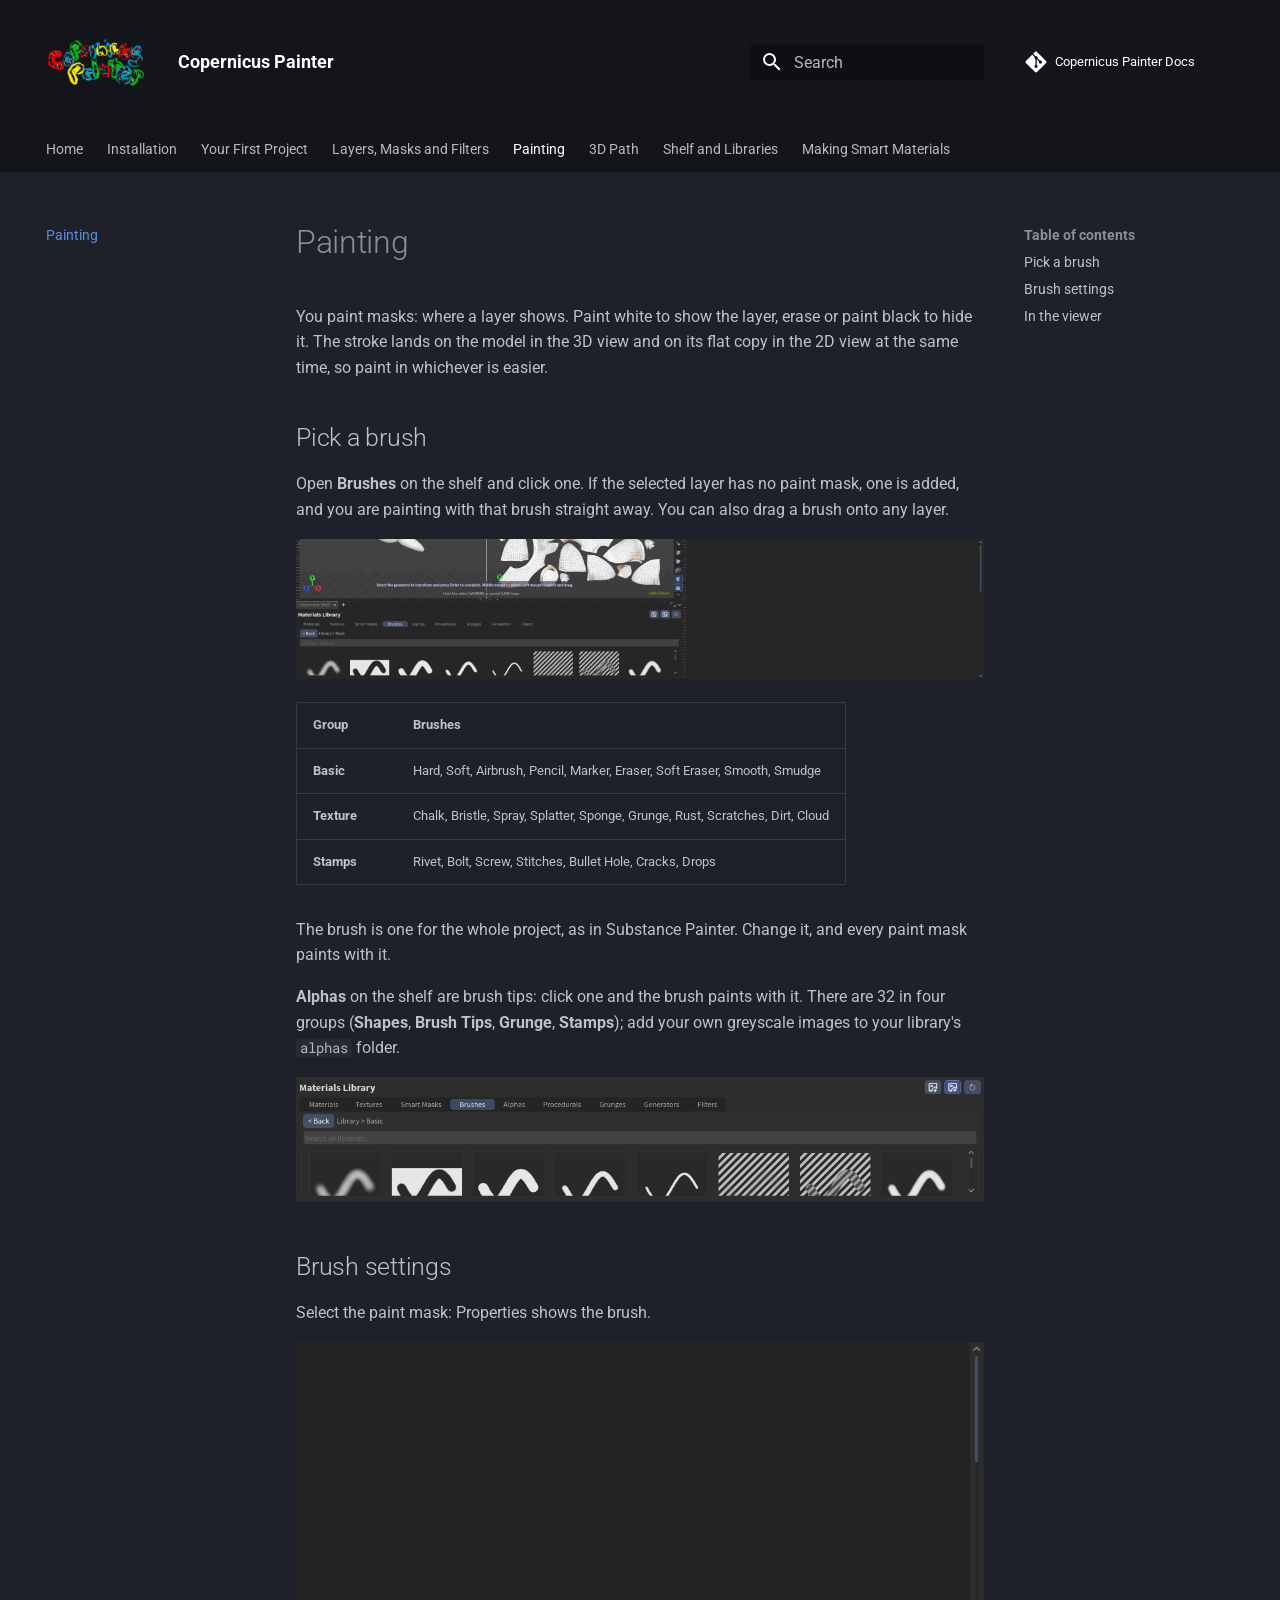
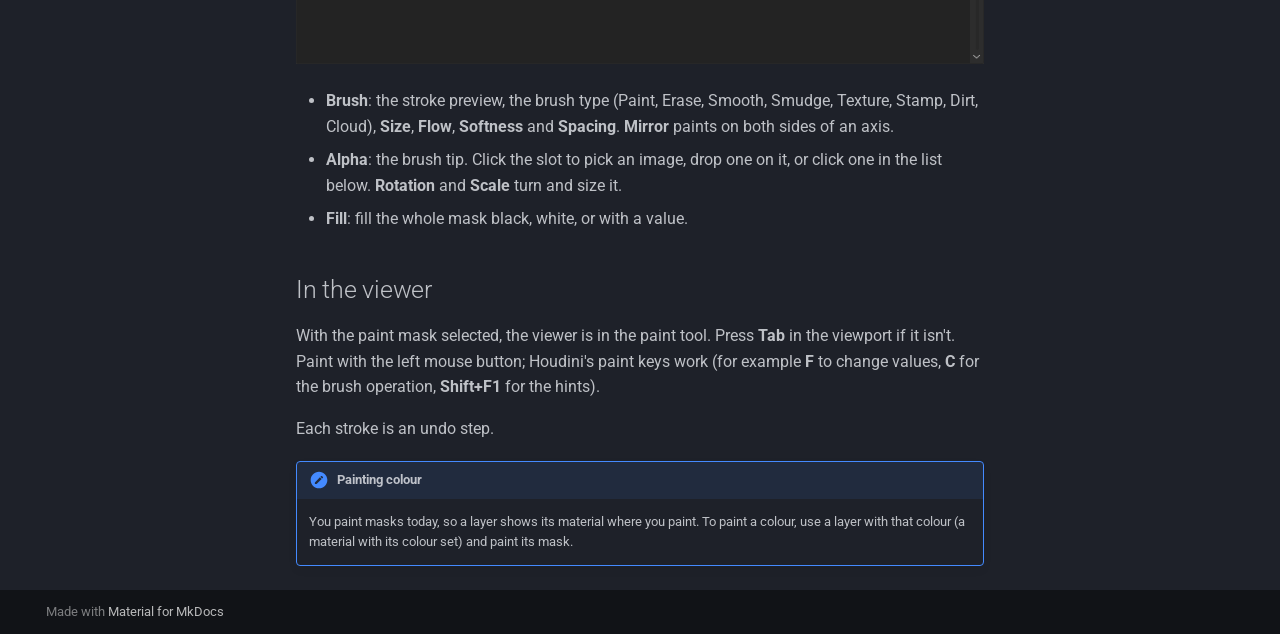
<file: painting/index.html>
<!doctype html>
<html lang="en" class="no-js">
  <head>
    
      <meta charset="utf-8">
      <meta name="viewport" content="width=device-width,initial-scale=1">
      
      
      
        <link rel="canonical" href="https://matijaKos.github.io/Copernicus_Painter_Documentation/painting/">
      
      
        <link rel="prev" href="../layers/">
      
      
        <link rel="next" href="../path/">
      
      
        
      
      
      <link rel="icon" href="../images/copLogo.png">
      <meta name="generator" content="mkdocs-1.6.1, mkdocs-material-9.8.0">
    
    
      
        <title>Painting - Copernicus Painter</title>
      
    
    
      <link rel="stylesheet" href="../assets/stylesheets/main.57a0d79d.min.css">
      
        
        <link rel="stylesheet" href="../assets/stylesheets/palette.fb2fffe2.min.css">
      
      


    
    
      
    
    
      
        
        
        <link rel="preconnect" href="https://fonts.gstatic.com" crossorigin>
        <link rel="stylesheet" href="https://fonts.googleapis.com/css?family=Roboto:300,300i,400,400i,700,700i%7CRoboto+Mono:400,400i,700,700i&display=fallback">
        <style>:root{--md-text-font:"Roboto";--md-code-font:"Roboto Mono"}</style>
      
    
    
      <link rel="stylesheet" href="../stylesheets/extra.css">
    
    <script>__md_scope=new URL("..",location),__md_hash=e=>[...e].reduce(((e,_)=>(e<<5)-e+_.charCodeAt(0)),0),__md_get=(e,_=localStorage,t=__md_scope)=>JSON.parse(_.getItem(t.pathname+"."+e)),__md_set=(e,_,t=localStorage,a=__md_scope)=>{try{t.setItem(a.pathname+"."+e,JSON.stringify(_))}catch(e){}}</script>
    
      

    
    
  </head>
  
  
    
    
    
    
    
    <body dir="ltr" data-md-color-scheme="slate" data-md-color-primary="black" data-md-color-accent="grey">
  
    
    <input class="md-toggle" data-md-toggle="drawer" type="checkbox" id="__drawer" autocomplete="off">
    <input class="md-toggle" data-md-toggle="search" type="checkbox" id="__search" autocomplete="off">
    <label class="md-overlay" for="__drawer"></label>
    <div data-md-component="skip">
      
        
        <a href="#painting" class="md-skip">
          Skip to content
        </a>
      
    </div>
    <div data-md-component="announce">
      
    </div>
    
    
      

<header class="md-header" data-md-component="header">
  <nav class="md-header__inner md-grid" aria-label="Header">
    <a href=".." title="Copernicus Painter" class="md-header__button md-logo" aria-label="Copernicus Painter" data-md-component="logo">
      
  <img src="../images/copLogo.png" alt="logo">

    </a>
    <label class="md-header__button md-icon" for="__drawer">
      
      <svg xmlns="http://www.w3.org/2000/svg" viewBox="0 0 24 24"><path d="M3 6h18v2H3zm0 5h18v2H3zm0 5h18v2H3z"/></svg>
    </label>
    <div class="md-header__title" data-md-component="header-title">
      <div class="md-header__ellipsis">
        <div class="md-header__topic">
          <span class="md-ellipsis">
            Copernicus Painter
          </span>
        </div>
        <div class="md-header__topic" data-md-component="header-topic">
          <span class="md-ellipsis">
            
              Painting
            
          </span>
        </div>
      </div>
    </div>
    
      
    
    
    
    
      
      
        <label class="md-header__button md-icon" for="__search">
          
          <svg xmlns="http://www.w3.org/2000/svg" viewBox="0 0 24 24"><path d="M9.5 3A6.5 6.5 0 0 1 16 9.5c0 1.61-.59 3.09-1.56 4.23l.27.27h.79l5 5-1.5 1.5-5-5v-.79l-.27-.27A6.52 6.52 0 0 1 9.5 16 6.5 6.5 0 0 1 3 9.5 6.5 6.5 0 0 1 9.5 3m0 2C7 5 5 7 5 9.5S7 14 9.5 14 14 12 14 9.5 12 5 9.5 5"/></svg>
        </label>
        <div class="md-search" data-md-component="search" role="dialog">
  <label class="md-search__overlay" for="__search"></label>
  <div class="md-search__inner" role="search">
    <form class="md-search__form" name="search">
      <input type="text" class="md-search__input" name="query" aria-label="Search" placeholder="Search" autocapitalize="off" autocorrect="off" autocomplete="off" spellcheck="false" data-md-component="search-query" required>
      <label class="md-search__icon md-icon" for="__search">
        
        <svg xmlns="http://www.w3.org/2000/svg" viewBox="0 0 24 24"><path d="M9.5 3A6.5 6.5 0 0 1 16 9.5c0 1.61-.59 3.09-1.56 4.23l.27.27h.79l5 5-1.5 1.5-5-5v-.79l-.27-.27A6.52 6.52 0 0 1 9.5 16 6.5 6.5 0 0 1 3 9.5 6.5 6.5 0 0 1 9.5 3m0 2C7 5 5 7 5 9.5S7 14 9.5 14 14 12 14 9.5 12 5 9.5 5"/></svg>
        
        <svg xmlns="http://www.w3.org/2000/svg" viewBox="0 0 24 24"><path d="M20 11v2H8l5.5 5.5-1.42 1.42L4.16 12l7.92-7.92L13.5 5.5 8 11z"/></svg>
      </label>
      <nav class="md-search__options" aria-label="Search">
        
        <button type="reset" class="md-search__icon md-icon" title="Clear" aria-label="Clear" tabindex="-1">
          
          <svg xmlns="http://www.w3.org/2000/svg" viewBox="0 0 24 24"><path d="M19 6.41 17.59 5 12 10.59 6.41 5 5 6.41 10.59 12 5 17.59 6.41 19 12 13.41 17.59 19 19 17.59 13.41 12z"/></svg>
        </button>
      </nav>
      
    </form>
    <div class="md-search__output">
      <div class="md-search__scrollwrap" tabindex="0" data-md-scrollfix>
        <div class="md-search-result" data-md-component="search-result">
          <div class="md-search-result__meta">
            Initializing search
          </div>
          <ol class="md-search-result__list" role="presentation"></ol>
        </div>
      </div>
    </div>
  </div>
</div>
      
    
    
      <div class="md-header__source">
        <a href="https://github.com/matijaKos/Copernicus_Painter_Documentation" title="Go to repository" class="md-source" data-md-component="source">
  <div class="md-source__icon md-icon">
    
    <svg xmlns="http://www.w3.org/2000/svg" viewBox="0 0 448 512"><!--! Font Awesome Free 7.1.0 by @fontawesome - https://fontawesome.com License - https://fontawesome.com/license/free (Icons: CC BY 4.0, Fonts: SIL OFL 1.1, Code: MIT License) Copyright 2025 Fonticons, Inc.--><path d="M439.6 236.1 244 40.5c-5.4-5.5-12.8-8.5-20.4-8.5s-15 3-20.4 8.4L162.5 81l51.5 51.5c27.1-9.1 52.7 16.8 43.4 43.7l49.7 49.7c34.2-11.8 61.2 31 35.5 56.7-26.5 26.5-70.2-2.9-56-37.3L240.3 199v121.9c25.3 12.5 22.3 41.8 9.1 55-6.4 6.4-15.2 10.1-24.3 10.1s-17.8-3.6-24.3-10.1c-17.6-17.6-11.1-46.9 11.2-56v-123c-20.8-8.5-24.6-30.7-18.6-45L142.6 101 8.5 235.1C3 240.6 0 247.9 0 255.5s3 15 8.5 20.4l195.6 195.7c5.4 5.4 12.7 8.4 20.4 8.4s15-3 20.4-8.4l194.7-194.7c5.4-5.4 8.4-12.8 8.4-20.4s-3-15-8.4-20.4"/></svg>
  </div>
  <div class="md-source__repository">
    Copernicus Painter Docs
  </div>
</a>
      </div>
    
  </nav>
  
</header>
    
    <div class="md-container" data-md-component="container">
      
      
        
          
            
<nav class="md-tabs" aria-label="Tabs" data-md-component="tabs">
  <div class="md-grid">
    <ul class="md-tabs__list">
      
        
  
  
  
  
    <li class="md-tabs__item">
      <a href=".." class="md-tabs__link">
        
  
  
    
  
  Home

      </a>
    </li>
  

      
        
  
  
  
  
    <li class="md-tabs__item">
      <a href="../installation/" class="md-tabs__link">
        
  
  
    
  
  Installation

      </a>
    </li>
  

      
        
  
  
  
  
    <li class="md-tabs__item">
      <a href="../workflow/" class="md-tabs__link">
        
  
  
    
  
  Your First Project

      </a>
    </li>
  

      
        
  
  
  
  
    <li class="md-tabs__item">
      <a href="../layers/" class="md-tabs__link">
        
  
  
    
  
  Layers, Masks and Filters

      </a>
    </li>
  

      
        
  
  
  
    
  
  
    <li class="md-tabs__item md-tabs__item--active">
      <a href="./" class="md-tabs__link">
        
  
  
    
  
  Painting

      </a>
    </li>
  

      
        
  
  
  
  
    <li class="md-tabs__item">
      <a href="../path/" class="md-tabs__link">
        
  
  
    
  
  3D Path

      </a>
    </li>
  

      
        
  
  
  
  
    <li class="md-tabs__item">
      <a href="../library/" class="md-tabs__link">
        
  
  
    
  
  Shelf and Libraries

      </a>
    </li>
  

      
        
  
  
  
  
    <li class="md-tabs__item">
      <a href="../material_creator/" class="md-tabs__link">
        
  
  
    
  
  Making Smart Materials

      </a>
    </li>
  

      
    </ul>
  </div>
</nav>
          
        
      
      <main class="md-main" data-md-component="main">
        <div class="md-main__inner md-grid">
          
            
              
              <div class="md-sidebar md-sidebar--primary" data-md-component="sidebar" data-md-type="navigation" >
                <div class="md-sidebar__scrollwrap">
                  <div class="md-sidebar__inner">
                    


  


<nav class="md-nav md-nav--primary md-nav--lifted" aria-label="Navigation" data-md-level="0">
  <label class="md-nav__title" for="__drawer">
    <a href=".." title="Copernicus Painter" class="md-nav__button md-logo" aria-label="Copernicus Painter" data-md-component="logo">
      
  <img src="../images/copLogo.png" alt="logo">

    </a>
    Copernicus Painter
  </label>
  
    <div class="md-nav__source">
      <a href="https://github.com/matijaKos/Copernicus_Painter_Documentation" title="Go to repository" class="md-source" data-md-component="source">
  <div class="md-source__icon md-icon">
    
    <svg xmlns="http://www.w3.org/2000/svg" viewBox="0 0 448 512"><!--! Font Awesome Free 7.1.0 by @fontawesome - https://fontawesome.com License - https://fontawesome.com/license/free (Icons: CC BY 4.0, Fonts: SIL OFL 1.1, Code: MIT License) Copyright 2025 Fonticons, Inc.--><path d="M439.6 236.1 244 40.5c-5.4-5.5-12.8-8.5-20.4-8.5s-15 3-20.4 8.4L162.5 81l51.5 51.5c27.1-9.1 52.7 16.8 43.4 43.7l49.7 49.7c34.2-11.8 61.2 31 35.5 56.7-26.5 26.5-70.2-2.9-56-37.3L240.3 199v121.9c25.3 12.5 22.3 41.8 9.1 55-6.4 6.4-15.2 10.1-24.3 10.1s-17.8-3.6-24.3-10.1c-17.6-17.6-11.1-46.9 11.2-56v-123c-20.8-8.5-24.6-30.7-18.6-45L142.6 101 8.5 235.1C3 240.6 0 247.9 0 255.5s3 15 8.5 20.4l195.6 195.7c5.4 5.4 12.7 8.4 20.4 8.4s15-3 20.4-8.4l194.7-194.7c5.4-5.4 8.4-12.8 8.4-20.4s-3-15-8.4-20.4"/></svg>
  </div>
  <div class="md-source__repository">
    Copernicus Painter Docs
  </div>
</a>
    </div>
  
  <ul class="md-nav__list" data-md-scrollfix>
    
      
      
  
  
  
  
    <li class="md-nav__item">
      <a href=".." class="md-nav__link">
        
  
  
  <span class="md-ellipsis">
    
  
    Home
  

    
  </span>
  
  

      </a>
    </li>
  

    
      
      
  
  
  
  
    <li class="md-nav__item">
      <a href="../installation/" class="md-nav__link">
        
  
  
  <span class="md-ellipsis">
    
  
    Installation
  

    
  </span>
  
  

      </a>
    </li>
  

    
      
      
  
  
  
  
    <li class="md-nav__item">
      <a href="../workflow/" class="md-nav__link">
        
  
  
  <span class="md-ellipsis">
    
  
    Your First Project
  

    
  </span>
  
  

      </a>
    </li>
  

    
      
      
  
  
  
  
    <li class="md-nav__item">
      <a href="../layers/" class="md-nav__link">
        
  
  
  <span class="md-ellipsis">
    
  
    Layers, Masks and Filters
  

    
  </span>
  
  

      </a>
    </li>
  

    
      
      
  
  
    
  
  
  
    <li class="md-nav__item md-nav__item--active">
      
      <input class="md-nav__toggle md-toggle" type="checkbox" id="__toc">
      
      
        
      
      
        <label class="md-nav__link md-nav__link--active" for="__toc">
          
  
  
  <span class="md-ellipsis">
    
  
    Painting
  

    
  </span>
  
  

          <span class="md-nav__icon md-icon"></span>
        </label>
      
      <a href="./" class="md-nav__link md-nav__link--active">
        
  
  
  <span class="md-ellipsis">
    
  
    Painting
  

    
  </span>
  
  

      </a>
      
        

<nav class="md-nav md-nav--secondary" aria-label="Table of contents">
  
  
  
    
  
  
    <label class="md-nav__title" for="__toc">
      <span class="md-nav__icon md-icon"></span>
      Table of contents
    </label>
    <ul class="md-nav__list" data-md-component="toc" data-md-scrollfix>
      
        <li class="md-nav__item">
  <a href="#pick-a-brush" class="md-nav__link">
    <span class="md-ellipsis">
      
        Pick a brush
      
    </span>
  </a>
  
</li>
      
        <li class="md-nav__item">
  <a href="#brush-settings" class="md-nav__link">
    <span class="md-ellipsis">
      
        Brush settings
      
    </span>
  </a>
  
</li>
      
        <li class="md-nav__item">
  <a href="#in-the-viewer" class="md-nav__link">
    <span class="md-ellipsis">
      
        In the viewer
      
    </span>
  </a>
  
</li>
      
    </ul>
  
</nav>
      
    </li>
  

    
      
      
  
  
  
  
    <li class="md-nav__item">
      <a href="../path/" class="md-nav__link">
        
  
  
  <span class="md-ellipsis">
    
  
    3D Path
  

    
  </span>
  
  

      </a>
    </li>
  

    
      
      
  
  
  
  
    <li class="md-nav__item">
      <a href="../library/" class="md-nav__link">
        
  
  
  <span class="md-ellipsis">
    
  
    Shelf and Libraries
  

    
  </span>
  
  

      </a>
    </li>
  

    
      
      
  
  
  
  
    <li class="md-nav__item">
      <a href="../material_creator/" class="md-nav__link">
        
  
  
  <span class="md-ellipsis">
    
  
    Making Smart Materials
  

    
  </span>
  
  

      </a>
    </li>
  

    
  </ul>
</nav>
                  </div>
                </div>
              </div>
            
            
              
              <div class="md-sidebar md-sidebar--secondary" data-md-component="sidebar" data-md-type="toc" >
                <div class="md-sidebar__scrollwrap">
                  <div class="md-sidebar__inner">
                    

<nav class="md-nav md-nav--secondary" aria-label="Table of contents">
  
  
  
    
  
  
    <label class="md-nav__title" for="__toc">
      <span class="md-nav__icon md-icon"></span>
      Table of contents
    </label>
    <ul class="md-nav__list" data-md-component="toc" data-md-scrollfix>
      
        <li class="md-nav__item">
  <a href="#pick-a-brush" class="md-nav__link">
    <span class="md-ellipsis">
      
        Pick a brush
      
    </span>
  </a>
  
</li>
      
        <li class="md-nav__item">
  <a href="#brush-settings" class="md-nav__link">
    <span class="md-ellipsis">
      
        Brush settings
      
    </span>
  </a>
  
</li>
      
        <li class="md-nav__item">
  <a href="#in-the-viewer" class="md-nav__link">
    <span class="md-ellipsis">
      
        In the viewer
      
    </span>
  </a>
  
</li>
      
    </ul>
  
</nav>
                  </div>
                </div>
              </div>
            
          
          
            <div class="md-content" data-md-component="content">
              
              <article class="md-content__inner md-typeset">
                
                  


  
  


<h1 id="painting">Painting<a class="headerlink" href="#painting" title="Permanent link">&para;</a></h1>
<p>You paint masks: where a layer shows. Paint white to show the layer, erase or paint black to hide it. The stroke lands on the model in the 3D view and on its flat copy in the 2D view at the same time, so paint in whichever is easier.</p>
<h2 id="pick-a-brush">Pick a brush<a class="headerlink" href="#pick-a-brush" title="Permanent link">&para;</a></h2>
<p>Open <strong>Brushes</strong> on the shelf and click one. If the selected layer has no paint mask, one is added, and you are painting with that brush straight away. You can also drag a brush onto any layer.</p>
<p><img alt="Picking brushes" src="../videos/brushes.gif" /></p>
<table>
<thead>
<tr>
<th>Group</th>
<th>Brushes</th>
</tr>
</thead>
<tbody>
<tr>
<td><strong>Basic</strong></td>
<td>Hard, Soft, Airbrush, Pencil, Marker, Eraser, Soft Eraser, Smooth, Smudge</td>
</tr>
<tr>
<td><strong>Texture</strong></td>
<td>Chalk, Bristle, Spray, Splatter, Sponge, Grunge, Rust, Scratches, Dirt, Cloud</td>
</tr>
<tr>
<td><strong>Stamps</strong></td>
<td>Rivet, Bolt, Screw, Stitches, Bullet Hole, Cracks, Drops</td>
</tr>
</tbody>
</table>
<p>The brush is one for the whole project, as in Substance Painter. Change it, and every paint mask paints with it.</p>
<p><strong>Alphas</strong> on the shelf are brush tips: click one and the brush paints with it. There are 32 in four groups (<strong>Shapes</strong>, <strong>Brush Tips</strong>, <strong>Grunge</strong>, <strong>Stamps</strong>); add your own greyscale images to your library's <code>alphas</code> folder.</p>
<p><img alt="The Brushes shelf" src="../images/shelf_brushes.png" /></p>
<h2 id="brush-settings">Brush settings<a class="headerlink" href="#brush-settings" title="Permanent link">&para;</a></h2>
<p>Select the paint mask: Properties shows the brush.</p>
<p><img alt="The brush in Properties" src="../images/properties_paint.png" /></p>
<ul>
<li><strong>Brush</strong>: the stroke preview, the brush type (Paint, Erase, Smooth, Smudge, Texture, Stamp, Dirt, Cloud), <strong>Size</strong>, <strong>Flow</strong>, <strong>Softness</strong> and <strong>Spacing</strong>. <strong>Mirror</strong> paints on both sides of an axis.</li>
<li><strong>Alpha</strong>: the brush tip. Click the slot to pick an image, drop one on it, or click one in the list below. <strong>Rotation</strong> and <strong>Scale</strong> turn and size it.</li>
<li><strong>Fill</strong>: fill the whole mask black, white, or with a value.</li>
</ul>
<h2 id="in-the-viewer">In the viewer<a class="headerlink" href="#in-the-viewer" title="Permanent link">&para;</a></h2>
<p>With the paint mask selected, the viewer is in the paint tool. Press <strong>Tab</strong> in the viewport if it isn't. Paint with the left mouse button; Houdini's paint keys work (for example <strong>F</strong> to change values, <strong>C</strong> for the brush operation, <strong>Shift+F1</strong> for the hints).</p>
<p>Each stroke is an undo step.</p>
<div class="admonition note">
<p class="admonition-title">Painting colour</p>
<p>You paint masks today, so a layer shows its material where you paint. To paint a colour, use a layer with that colour (a material with its colour set) and paint its mask.</p>
</div>












                
              </article>
            </div>
          
          
<script>var target=document.getElementById(location.hash.slice(1));target&&target.name&&(target.checked=target.name.startsWith("__tabbed_"))</script>
        </div>
        
          <button type="button" class="md-top md-icon" data-md-component="top" hidden>
  
  <svg xmlns="http://www.w3.org/2000/svg" viewBox="0 0 24 24"><path d="M13 20h-2V8l-5.5 5.5-1.42-1.42L12 4.16l7.92 7.92-1.42 1.42L13 8z"/></svg>
  Back to top
</button>
        
      </main>
      
        <footer class="md-footer">
  
  <div class="md-footer-meta md-typeset">
    <div class="md-footer-meta__inner md-grid">
      <div class="md-copyright">
  
  
    Made with
    <a href="https://squidfunk.github.io/mkdocs-material/" target="_blank" rel="noopener">
      Material for MkDocs
    </a>
  
</div>
      
    </div>
  </div>
</footer>
      
    </div>
    <div class="md-dialog" data-md-component="dialog">
      <div class="md-dialog__inner md-typeset"></div>
    </div>
    
    
    
      
      
      <script id="__config" type="application/json">{"annotate": null, "base": "..", "features": ["navigation.tabs", "navigation.top", "search.highlight", "content.code.copy"], "search": "../assets/javascripts/workers/search.a7633da7.min.js", "tags": null, "translations": {"clipboard.copied": "Copied to clipboard", "clipboard.copy": "Copy to clipboard", "search.result.more.one": "1 more on this page", "search.result.more.other": "# more on this page", "search.result.none": "No matching documents", "search.result.one": "1 matching document", "search.result.other": "# matching documents", "search.result.placeholder": "Type to start searching", "search.result.term.missing": "Missing", "select.version": "Select version"}, "version": null}</script>
    
    
      <script src="../assets/javascripts/bundle.c21346df.min.js"></script>
      
    
  </body>
</html>
</file>
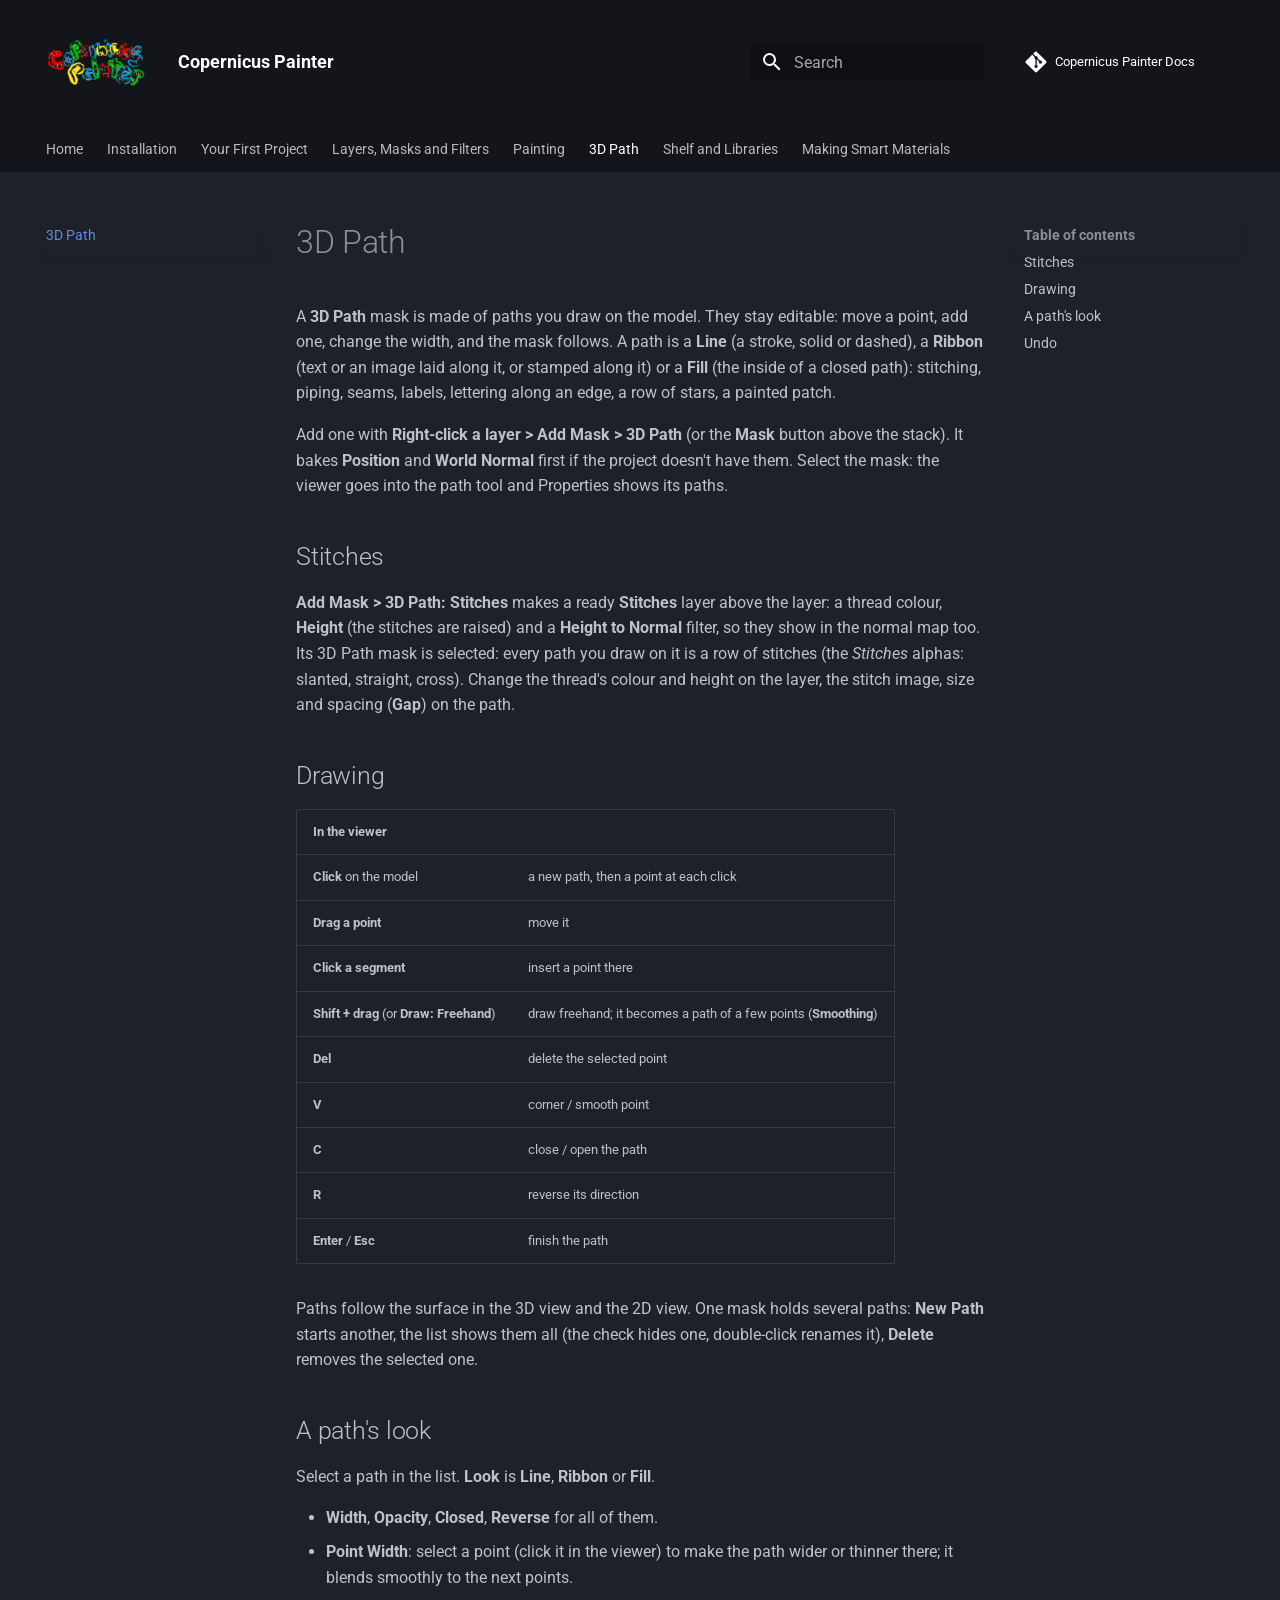
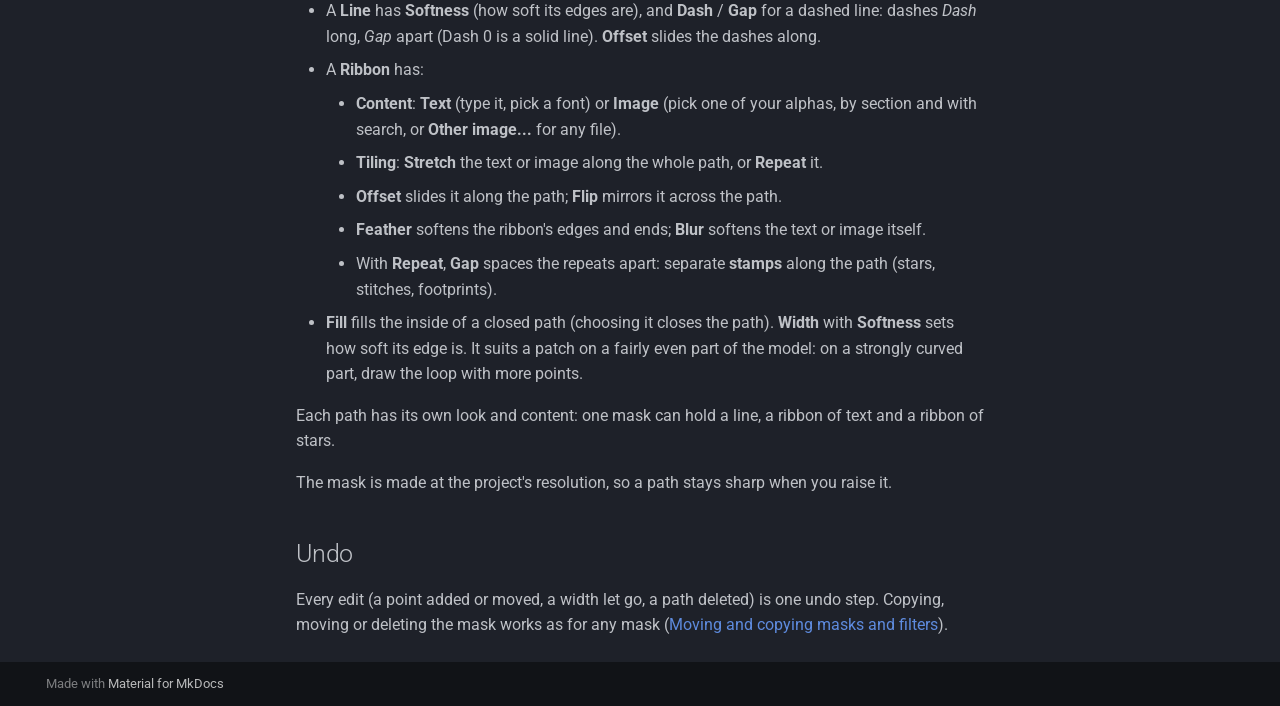
<file: path/index.html>
<!doctype html>
<html lang="en" class="no-js">
  <head>
    
      <meta charset="utf-8">
      <meta name="viewport" content="width=device-width,initial-scale=1">
      
      
      
        <link rel="canonical" href="https://matijaKos.github.io/Copernicus_Painter_Documentation/path/">
      
      
        <link rel="prev" href="../painting/">
      
      
        <link rel="next" href="../library/">
      
      
        
      
      
      <link rel="icon" href="../images/copLogo.png">
      <meta name="generator" content="mkdocs-1.6.1, mkdocs-material-9.8.0">
    
    
      
        <title>3D Path - Copernicus Painter</title>
      
    
    
      <link rel="stylesheet" href="../assets/stylesheets/main.57a0d79d.min.css">
      
        
        <link rel="stylesheet" href="../assets/stylesheets/palette.fb2fffe2.min.css">
      
      


    
    
      
    
    
      
        
        
        <link rel="preconnect" href="https://fonts.gstatic.com" crossorigin>
        <link rel="stylesheet" href="https://fonts.googleapis.com/css?family=Roboto:300,300i,400,400i,700,700i%7CRoboto+Mono:400,400i,700,700i&display=fallback">
        <style>:root{--md-text-font:"Roboto";--md-code-font:"Roboto Mono"}</style>
      
    
    
      <link rel="stylesheet" href="../stylesheets/extra.css">
    
    <script>__md_scope=new URL("..",location),__md_hash=e=>[...e].reduce(((e,_)=>(e<<5)-e+_.charCodeAt(0)),0),__md_get=(e,_=localStorage,t=__md_scope)=>JSON.parse(_.getItem(t.pathname+"."+e)),__md_set=(e,_,t=localStorage,a=__md_scope)=>{try{t.setItem(a.pathname+"."+e,JSON.stringify(_))}catch(e){}}</script>
    
      

    
    
  </head>
  
  
    
    
    
    
    
    <body dir="ltr" data-md-color-scheme="slate" data-md-color-primary="black" data-md-color-accent="grey">
  
    
    <input class="md-toggle" data-md-toggle="drawer" type="checkbox" id="__drawer" autocomplete="off">
    <input class="md-toggle" data-md-toggle="search" type="checkbox" id="__search" autocomplete="off">
    <label class="md-overlay" for="__drawer"></label>
    <div data-md-component="skip">
      
        
        <a href="#3d-path" class="md-skip">
          Skip to content
        </a>
      
    </div>
    <div data-md-component="announce">
      
    </div>
    
    
      

<header class="md-header" data-md-component="header">
  <nav class="md-header__inner md-grid" aria-label="Header">
    <a href=".." title="Copernicus Painter" class="md-header__button md-logo" aria-label="Copernicus Painter" data-md-component="logo">
      
  <img src="../images/copLogo.png" alt="logo">

    </a>
    <label class="md-header__button md-icon" for="__drawer">
      
      <svg xmlns="http://www.w3.org/2000/svg" viewBox="0 0 24 24"><path d="M3 6h18v2H3zm0 5h18v2H3zm0 5h18v2H3z"/></svg>
    </label>
    <div class="md-header__title" data-md-component="header-title">
      <div class="md-header__ellipsis">
        <div class="md-header__topic">
          <span class="md-ellipsis">
            Copernicus Painter
          </span>
        </div>
        <div class="md-header__topic" data-md-component="header-topic">
          <span class="md-ellipsis">
            
              3D Path
            
          </span>
        </div>
      </div>
    </div>
    
      
    
    
    
    
      
      
        <label class="md-header__button md-icon" for="__search">
          
          <svg xmlns="http://www.w3.org/2000/svg" viewBox="0 0 24 24"><path d="M9.5 3A6.5 6.5 0 0 1 16 9.5c0 1.61-.59 3.09-1.56 4.23l.27.27h.79l5 5-1.5 1.5-5-5v-.79l-.27-.27A6.52 6.52 0 0 1 9.5 16 6.5 6.5 0 0 1 3 9.5 6.5 6.5 0 0 1 9.5 3m0 2C7 5 5 7 5 9.5S7 14 9.5 14 14 12 14 9.5 12 5 9.5 5"/></svg>
        </label>
        <div class="md-search" data-md-component="search" role="dialog">
  <label class="md-search__overlay" for="__search"></label>
  <div class="md-search__inner" role="search">
    <form class="md-search__form" name="search">
      <input type="text" class="md-search__input" name="query" aria-label="Search" placeholder="Search" autocapitalize="off" autocorrect="off" autocomplete="off" spellcheck="false" data-md-component="search-query" required>
      <label class="md-search__icon md-icon" for="__search">
        
        <svg xmlns="http://www.w3.org/2000/svg" viewBox="0 0 24 24"><path d="M9.5 3A6.5 6.5 0 0 1 16 9.5c0 1.61-.59 3.09-1.56 4.23l.27.27h.79l5 5-1.5 1.5-5-5v-.79l-.27-.27A6.52 6.52 0 0 1 9.5 16 6.5 6.5 0 0 1 3 9.5 6.5 6.5 0 0 1 9.5 3m0 2C7 5 5 7 5 9.5S7 14 9.5 14 14 12 14 9.5 12 5 9.5 5"/></svg>
        
        <svg xmlns="http://www.w3.org/2000/svg" viewBox="0 0 24 24"><path d="M20 11v2H8l5.5 5.5-1.42 1.42L4.16 12l7.92-7.92L13.5 5.5 8 11z"/></svg>
      </label>
      <nav class="md-search__options" aria-label="Search">
        
        <button type="reset" class="md-search__icon md-icon" title="Clear" aria-label="Clear" tabindex="-1">
          
          <svg xmlns="http://www.w3.org/2000/svg" viewBox="0 0 24 24"><path d="M19 6.41 17.59 5 12 10.59 6.41 5 5 6.41 10.59 12 5 17.59 6.41 19 12 13.41 17.59 19 19 17.59 13.41 12z"/></svg>
        </button>
      </nav>
      
    </form>
    <div class="md-search__output">
      <div class="md-search__scrollwrap" tabindex="0" data-md-scrollfix>
        <div class="md-search-result" data-md-component="search-result">
          <div class="md-search-result__meta">
            Initializing search
          </div>
          <ol class="md-search-result__list" role="presentation"></ol>
        </div>
      </div>
    </div>
  </div>
</div>
      
    
    
      <div class="md-header__source">
        <a href="https://github.com/matijaKos/Copernicus_Painter_Documentation" title="Go to repository" class="md-source" data-md-component="source">
  <div class="md-source__icon md-icon">
    
    <svg xmlns="http://www.w3.org/2000/svg" viewBox="0 0 448 512"><!--! Font Awesome Free 7.1.0 by @fontawesome - https://fontawesome.com License - https://fontawesome.com/license/free (Icons: CC BY 4.0, Fonts: SIL OFL 1.1, Code: MIT License) Copyright 2025 Fonticons, Inc.--><path d="M439.6 236.1 244 40.5c-5.4-5.5-12.8-8.5-20.4-8.5s-15 3-20.4 8.4L162.5 81l51.5 51.5c27.1-9.1 52.7 16.8 43.4 43.7l49.7 49.7c34.2-11.8 61.2 31 35.5 56.7-26.5 26.5-70.2-2.9-56-37.3L240.3 199v121.9c25.3 12.5 22.3 41.8 9.1 55-6.4 6.4-15.2 10.1-24.3 10.1s-17.8-3.6-24.3-10.1c-17.6-17.6-11.1-46.9 11.2-56v-123c-20.8-8.5-24.6-30.7-18.6-45L142.6 101 8.5 235.1C3 240.6 0 247.9 0 255.5s3 15 8.5 20.4l195.6 195.7c5.4 5.4 12.7 8.4 20.4 8.4s15-3 20.4-8.4l194.7-194.7c5.4-5.4 8.4-12.8 8.4-20.4s-3-15-8.4-20.4"/></svg>
  </div>
  <div class="md-source__repository">
    Copernicus Painter Docs
  </div>
</a>
      </div>
    
  </nav>
  
</header>
    
    <div class="md-container" data-md-component="container">
      
      
        
          
            
<nav class="md-tabs" aria-label="Tabs" data-md-component="tabs">
  <div class="md-grid">
    <ul class="md-tabs__list">
      
        
  
  
  
  
    <li class="md-tabs__item">
      <a href=".." class="md-tabs__link">
        
  
  
    
  
  Home

      </a>
    </li>
  

      
        
  
  
  
  
    <li class="md-tabs__item">
      <a href="../installation/" class="md-tabs__link">
        
  
  
    
  
  Installation

      </a>
    </li>
  

      
        
  
  
  
  
    <li class="md-tabs__item">
      <a href="../workflow/" class="md-tabs__link">
        
  
  
    
  
  Your First Project

      </a>
    </li>
  

      
        
  
  
  
  
    <li class="md-tabs__item">
      <a href="../layers/" class="md-tabs__link">
        
  
  
    
  
  Layers, Masks and Filters

      </a>
    </li>
  

      
        
  
  
  
  
    <li class="md-tabs__item">
      <a href="../painting/" class="md-tabs__link">
        
  
  
    
  
  Painting

      </a>
    </li>
  

      
        
  
  
  
    
  
  
    <li class="md-tabs__item md-tabs__item--active">
      <a href="./" class="md-tabs__link">
        
  
  
    
  
  3D Path

      </a>
    </li>
  

      
        
  
  
  
  
    <li class="md-tabs__item">
      <a href="../library/" class="md-tabs__link">
        
  
  
    
  
  Shelf and Libraries

      </a>
    </li>
  

      
        
  
  
  
  
    <li class="md-tabs__item">
      <a href="../material_creator/" class="md-tabs__link">
        
  
  
    
  
  Making Smart Materials

      </a>
    </li>
  

      
    </ul>
  </div>
</nav>
          
        
      
      <main class="md-main" data-md-component="main">
        <div class="md-main__inner md-grid">
          
            
              
              <div class="md-sidebar md-sidebar--primary" data-md-component="sidebar" data-md-type="navigation" >
                <div class="md-sidebar__scrollwrap">
                  <div class="md-sidebar__inner">
                    


  


<nav class="md-nav md-nav--primary md-nav--lifted" aria-label="Navigation" data-md-level="0">
  <label class="md-nav__title" for="__drawer">
    <a href=".." title="Copernicus Painter" class="md-nav__button md-logo" aria-label="Copernicus Painter" data-md-component="logo">
      
  <img src="../images/copLogo.png" alt="logo">

    </a>
    Copernicus Painter
  </label>
  
    <div class="md-nav__source">
      <a href="https://github.com/matijaKos/Copernicus_Painter_Documentation" title="Go to repository" class="md-source" data-md-component="source">
  <div class="md-source__icon md-icon">
    
    <svg xmlns="http://www.w3.org/2000/svg" viewBox="0 0 448 512"><!--! Font Awesome Free 7.1.0 by @fontawesome - https://fontawesome.com License - https://fontawesome.com/license/free (Icons: CC BY 4.0, Fonts: SIL OFL 1.1, Code: MIT License) Copyright 2025 Fonticons, Inc.--><path d="M439.6 236.1 244 40.5c-5.4-5.5-12.8-8.5-20.4-8.5s-15 3-20.4 8.4L162.5 81l51.5 51.5c27.1-9.1 52.7 16.8 43.4 43.7l49.7 49.7c34.2-11.8 61.2 31 35.5 56.7-26.5 26.5-70.2-2.9-56-37.3L240.3 199v121.9c25.3 12.5 22.3 41.8 9.1 55-6.4 6.4-15.2 10.1-24.3 10.1s-17.8-3.6-24.3-10.1c-17.6-17.6-11.1-46.9 11.2-56v-123c-20.8-8.5-24.6-30.7-18.6-45L142.6 101 8.5 235.1C3 240.6 0 247.9 0 255.5s3 15 8.5 20.4l195.6 195.7c5.4 5.4 12.7 8.4 20.4 8.4s15-3 20.4-8.4l194.7-194.7c5.4-5.4 8.4-12.8 8.4-20.4s-3-15-8.4-20.4"/></svg>
  </div>
  <div class="md-source__repository">
    Copernicus Painter Docs
  </div>
</a>
    </div>
  
  <ul class="md-nav__list" data-md-scrollfix>
    
      
      
  
  
  
  
    <li class="md-nav__item">
      <a href=".." class="md-nav__link">
        
  
  
  <span class="md-ellipsis">
    
  
    Home
  

    
  </span>
  
  

      </a>
    </li>
  

    
      
      
  
  
  
  
    <li class="md-nav__item">
      <a href="../installation/" class="md-nav__link">
        
  
  
  <span class="md-ellipsis">
    
  
    Installation
  

    
  </span>
  
  

      </a>
    </li>
  

    
      
      
  
  
  
  
    <li class="md-nav__item">
      <a href="../workflow/" class="md-nav__link">
        
  
  
  <span class="md-ellipsis">
    
  
    Your First Project
  

    
  </span>
  
  

      </a>
    </li>
  

    
      
      
  
  
  
  
    <li class="md-nav__item">
      <a href="../layers/" class="md-nav__link">
        
  
  
  <span class="md-ellipsis">
    
  
    Layers, Masks and Filters
  

    
  </span>
  
  

      </a>
    </li>
  

    
      
      
  
  
  
  
    <li class="md-nav__item">
      <a href="../painting/" class="md-nav__link">
        
  
  
  <span class="md-ellipsis">
    
  
    Painting
  

    
  </span>
  
  

      </a>
    </li>
  

    
      
      
  
  
    
  
  
  
    <li class="md-nav__item md-nav__item--active">
      
      <input class="md-nav__toggle md-toggle" type="checkbox" id="__toc">
      
      
        
      
      
        <label class="md-nav__link md-nav__link--active" for="__toc">
          
  
  
  <span class="md-ellipsis">
    
  
    3D Path
  

    
  </span>
  
  

          <span class="md-nav__icon md-icon"></span>
        </label>
      
      <a href="./" class="md-nav__link md-nav__link--active">
        
  
  
  <span class="md-ellipsis">
    
  
    3D Path
  

    
  </span>
  
  

      </a>
      
        

<nav class="md-nav md-nav--secondary" aria-label="Table of contents">
  
  
  
    
  
  
    <label class="md-nav__title" for="__toc">
      <span class="md-nav__icon md-icon"></span>
      Table of contents
    </label>
    <ul class="md-nav__list" data-md-component="toc" data-md-scrollfix>
      
        <li class="md-nav__item">
  <a href="#stitches" class="md-nav__link">
    <span class="md-ellipsis">
      
        Stitches
      
    </span>
  </a>
  
</li>
      
        <li class="md-nav__item">
  <a href="#drawing" class="md-nav__link">
    <span class="md-ellipsis">
      
        Drawing
      
    </span>
  </a>
  
</li>
      
        <li class="md-nav__item">
  <a href="#a-paths-look" class="md-nav__link">
    <span class="md-ellipsis">
      
        A path's look
      
    </span>
  </a>
  
</li>
      
        <li class="md-nav__item">
  <a href="#undo" class="md-nav__link">
    <span class="md-ellipsis">
      
        Undo
      
    </span>
  </a>
  
</li>
      
    </ul>
  
</nav>
      
    </li>
  

    
      
      
  
  
  
  
    <li class="md-nav__item">
      <a href="../library/" class="md-nav__link">
        
  
  
  <span class="md-ellipsis">
    
  
    Shelf and Libraries
  

    
  </span>
  
  

      </a>
    </li>
  

    
      
      
  
  
  
  
    <li class="md-nav__item">
      <a href="../material_creator/" class="md-nav__link">
        
  
  
  <span class="md-ellipsis">
    
  
    Making Smart Materials
  

    
  </span>
  
  

      </a>
    </li>
  

    
  </ul>
</nav>
                  </div>
                </div>
              </div>
            
            
              
              <div class="md-sidebar md-sidebar--secondary" data-md-component="sidebar" data-md-type="toc" >
                <div class="md-sidebar__scrollwrap">
                  <div class="md-sidebar__inner">
                    

<nav class="md-nav md-nav--secondary" aria-label="Table of contents">
  
  
  
    
  
  
    <label class="md-nav__title" for="__toc">
      <span class="md-nav__icon md-icon"></span>
      Table of contents
    </label>
    <ul class="md-nav__list" data-md-component="toc" data-md-scrollfix>
      
        <li class="md-nav__item">
  <a href="#stitches" class="md-nav__link">
    <span class="md-ellipsis">
      
        Stitches
      
    </span>
  </a>
  
</li>
      
        <li class="md-nav__item">
  <a href="#drawing" class="md-nav__link">
    <span class="md-ellipsis">
      
        Drawing
      
    </span>
  </a>
  
</li>
      
        <li class="md-nav__item">
  <a href="#a-paths-look" class="md-nav__link">
    <span class="md-ellipsis">
      
        A path's look
      
    </span>
  </a>
  
</li>
      
        <li class="md-nav__item">
  <a href="#undo" class="md-nav__link">
    <span class="md-ellipsis">
      
        Undo
      
    </span>
  </a>
  
</li>
      
    </ul>
  
</nav>
                  </div>
                </div>
              </div>
            
          
          
            <div class="md-content" data-md-component="content">
              
              <article class="md-content__inner md-typeset">
                
                  


  
  


<h1 id="3d-path">3D Path<a class="headerlink" href="#3d-path" title="Permanent link">&para;</a></h1>
<p>A <strong>3D Path</strong> mask is made of paths you draw on the model. They stay editable: move a point, add one, change the width, and the mask follows. A path is a <strong>Line</strong> (a stroke, solid or dashed), a <strong>Ribbon</strong> (text or an image laid along it, or stamped along it) or a <strong>Fill</strong> (the inside of a closed path): stitching, piping, seams, labels, lettering along an edge, a row of stars, a painted patch.</p>
<p>Add one with <strong>Right-click a layer &gt; Add Mask &gt; 3D Path</strong> (or the <strong>Mask</strong> button above the stack). It bakes <strong>Position</strong> and <strong>World Normal</strong> first if the project doesn't have them. Select the mask: the viewer goes into the path tool and Properties shows its paths.</p>
<h2 id="stitches">Stitches<a class="headerlink" href="#stitches" title="Permanent link">&para;</a></h2>
<p><strong>Add Mask &gt; 3D Path: Stitches</strong> makes a ready <strong>Stitches</strong> layer above the layer: a thread colour, <strong>Height</strong> (the stitches are raised) and a <strong>Height to Normal</strong> filter, so they show in the normal map too. Its 3D Path mask is selected: every path you draw on it is a row of stitches (the <em>Stitches</em> alphas: slanted, straight, cross). Change the thread's colour and height on the layer, the stitch image, size and spacing (<strong>Gap</strong>) on the path.</p>
<h2 id="drawing">Drawing<a class="headerlink" href="#drawing" title="Permanent link">&para;</a></h2>
<table>
<thead>
<tr>
<th>In the viewer</th>
<th></th>
</tr>
</thead>
<tbody>
<tr>
<td><strong>Click</strong> on the model</td>
<td>a new path, then a point at each click</td>
</tr>
<tr>
<td><strong>Drag a point</strong></td>
<td>move it</td>
</tr>
<tr>
<td><strong>Click a segment</strong></td>
<td>insert a point there</td>
</tr>
<tr>
<td><strong>Shift + drag</strong> (or <strong>Draw: Freehand</strong>)</td>
<td>draw freehand; it becomes a path of a few points (<strong>Smoothing</strong>)</td>
</tr>
<tr>
<td><strong>Del</strong></td>
<td>delete the selected point</td>
</tr>
<tr>
<td><strong>V</strong></td>
<td>corner / smooth point</td>
</tr>
<tr>
<td><strong>C</strong></td>
<td>close / open the path</td>
</tr>
<tr>
<td><strong>R</strong></td>
<td>reverse its direction</td>
</tr>
<tr>
<td><strong>Enter</strong> / <strong>Esc</strong></td>
<td>finish the path</td>
</tr>
</tbody>
</table>
<p>Paths follow the surface in the 3D view and the 2D view. One mask holds several paths: <strong>New Path</strong> starts another, the list shows them all (the check hides one, double-click renames it), <strong>Delete</strong> removes the selected one.</p>
<h2 id="a-paths-look">A path's look<a class="headerlink" href="#a-paths-look" title="Permanent link">&para;</a></h2>
<p>Select a path in the list. <strong>Look</strong> is <strong>Line</strong>, <strong>Ribbon</strong> or <strong>Fill</strong>.</p>
<ul>
<li><strong>Width</strong>, <strong>Opacity</strong>, <strong>Closed</strong>, <strong>Reverse</strong> for all of them.</li>
<li><strong>Point Width</strong>: select a point (click it in the viewer) to make the path wider or thinner there; it blends smoothly to the next points.</li>
<li>A <strong>Line</strong> has <strong>Softness</strong> (how soft its edges are), and <strong>Dash</strong> / <strong>Gap</strong> for a dashed line: dashes <em>Dash</em> long, <em>Gap</em> apart (Dash 0 is a solid line). <strong>Offset</strong> slides the dashes along.</li>
<li>A <strong>Ribbon</strong> has:<ul>
<li><strong>Content</strong>: <strong>Text</strong> (type it, pick a font) or <strong>Image</strong> (pick one of your alphas, by section and with search, or <strong>Other image...</strong> for any file).</li>
<li><strong>Tiling</strong>: <strong>Stretch</strong> the text or image along the whole path, or <strong>Repeat</strong> it.</li>
<li><strong>Offset</strong> slides it along the path; <strong>Flip</strong> mirrors it across the path.</li>
<li><strong>Feather</strong> softens the ribbon's edges and ends; <strong>Blur</strong> softens the text or image itself.</li>
<li>With <strong>Repeat</strong>, <strong>Gap</strong> spaces the repeats apart: separate <strong>stamps</strong> along the path (stars, stitches, footprints).</li>
</ul>
</li>
<li><strong>Fill</strong> fills the inside of a closed path (choosing it closes the path). <strong>Width</strong> with <strong>Softness</strong> sets how soft its edge is. It suits a patch on a fairly even part of the model: on a strongly curved part, draw the loop with more points.</li>
</ul>
<p>Each path has its own look and content: one mask can hold a line, a ribbon of text and a ribbon of stars.</p>
<p>The mask is made at the project's resolution, so a path stays sharp when you raise it.</p>
<h2 id="undo">Undo<a class="headerlink" href="#undo" title="Permanent link">&para;</a></h2>
<p>Every edit (a point added or moved, a width let go, a path deleted) is one undo step. Copying, moving or deleting the mask works as for any mask (<a href="../layers/#moving-and-copying-masks-and-filters">Moving and copying masks and filters</a>).</p>












                
              </article>
            </div>
          
          
<script>var target=document.getElementById(location.hash.slice(1));target&&target.name&&(target.checked=target.name.startsWith("__tabbed_"))</script>
        </div>
        
          <button type="button" class="md-top md-icon" data-md-component="top" hidden>
  
  <svg xmlns="http://www.w3.org/2000/svg" viewBox="0 0 24 24"><path d="M13 20h-2V8l-5.5 5.5-1.42-1.42L12 4.16l7.92 7.92-1.42 1.42L13 8z"/></svg>
  Back to top
</button>
        
      </main>
      
        <footer class="md-footer">
  
  <div class="md-footer-meta md-typeset">
    <div class="md-footer-meta__inner md-grid">
      <div class="md-copyright">
  
  
    Made with
    <a href="https://squidfunk.github.io/mkdocs-material/" target="_blank" rel="noopener">
      Material for MkDocs
    </a>
  
</div>
      
    </div>
  </div>
</footer>
      
    </div>
    <div class="md-dialog" data-md-component="dialog">
      <div class="md-dialog__inner md-typeset"></div>
    </div>
    
    
    
      
      
      <script id="__config" type="application/json">{"annotate": null, "base": "..", "features": ["navigation.tabs", "navigation.top", "search.highlight", "content.code.copy"], "search": "../assets/javascripts/workers/search.a7633da7.min.js", "tags": null, "translations": {"clipboard.copied": "Copied to clipboard", "clipboard.copy": "Copy to clipboard", "search.result.more.one": "1 more on this page", "search.result.more.other": "# more on this page", "search.result.none": "No matching documents", "search.result.one": "1 matching document", "search.result.other": "# matching documents", "search.result.placeholder": "Type to start searching", "search.result.term.missing": "Missing", "select.version": "Select version"}, "version": null}</script>
    
    
      <script src="../assets/javascripts/bundle.c21346df.min.js"></script>
      
    
  </body>
</html>
</file>
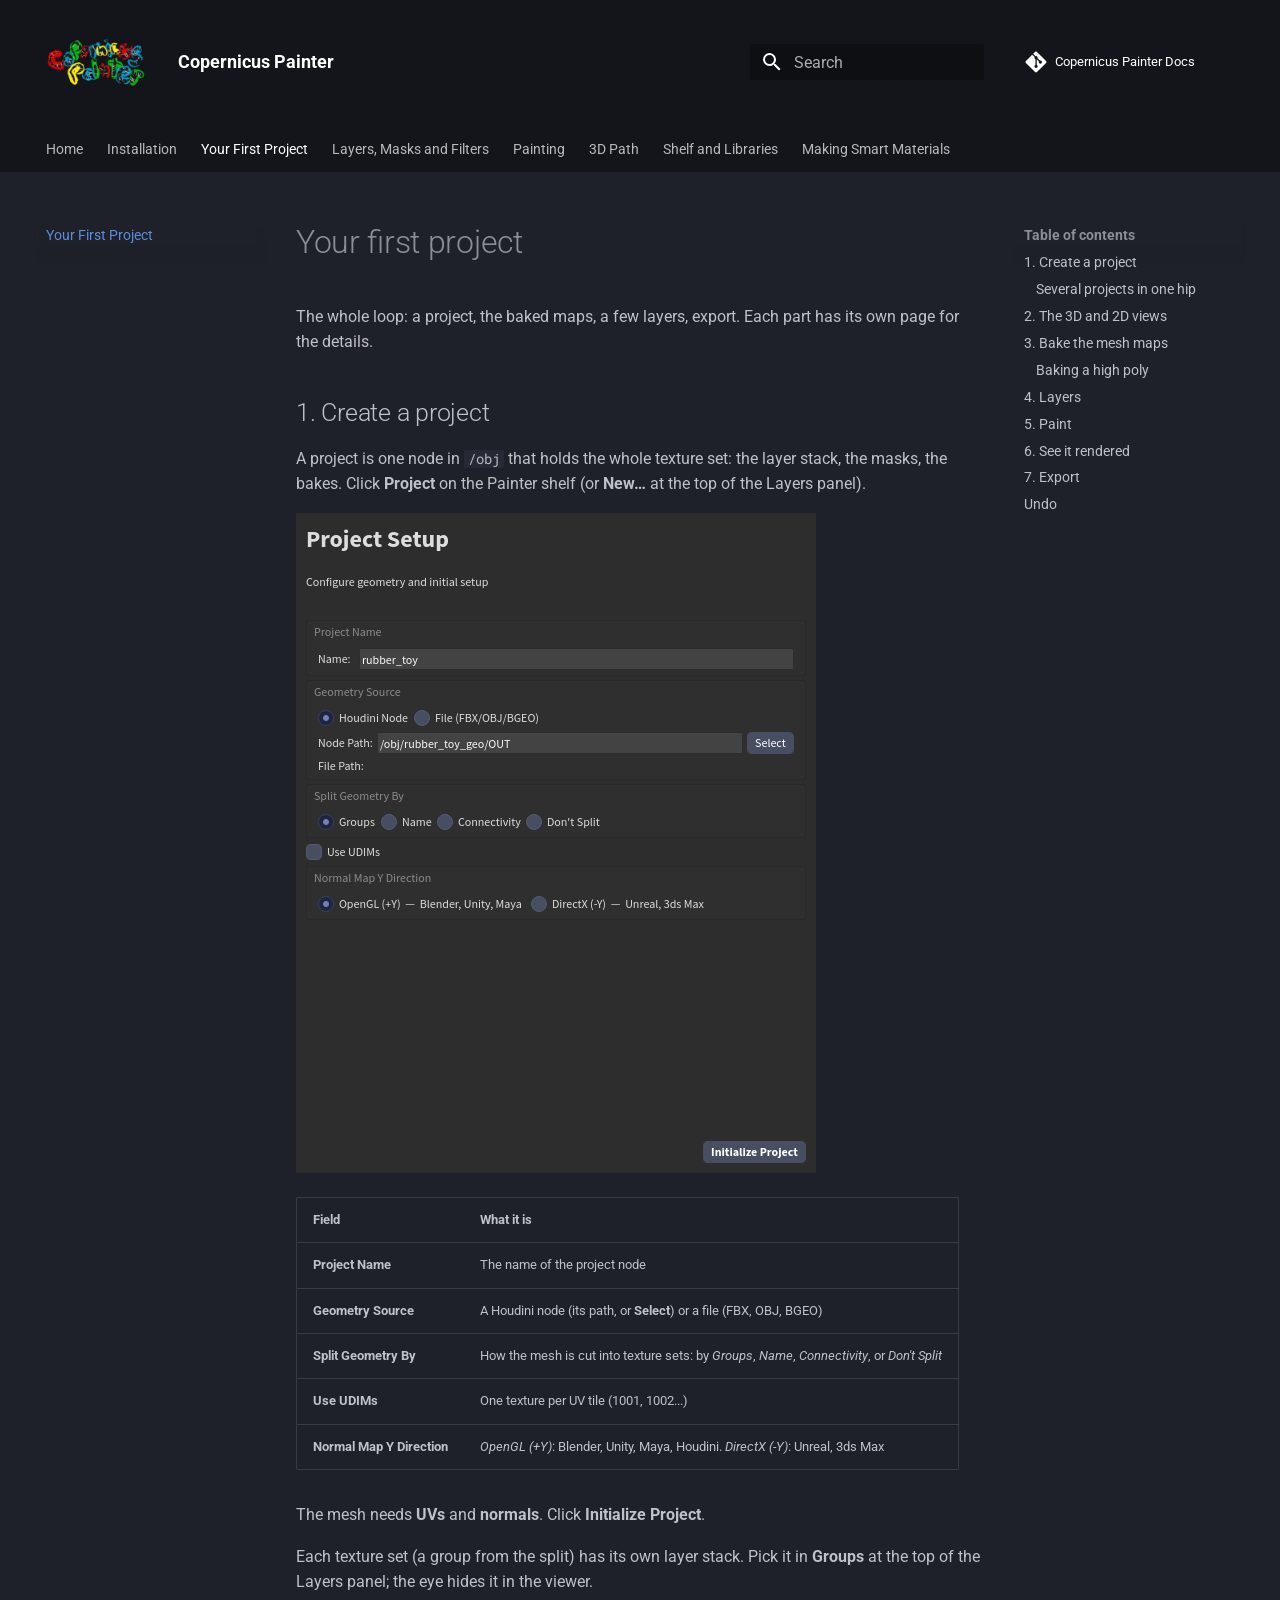
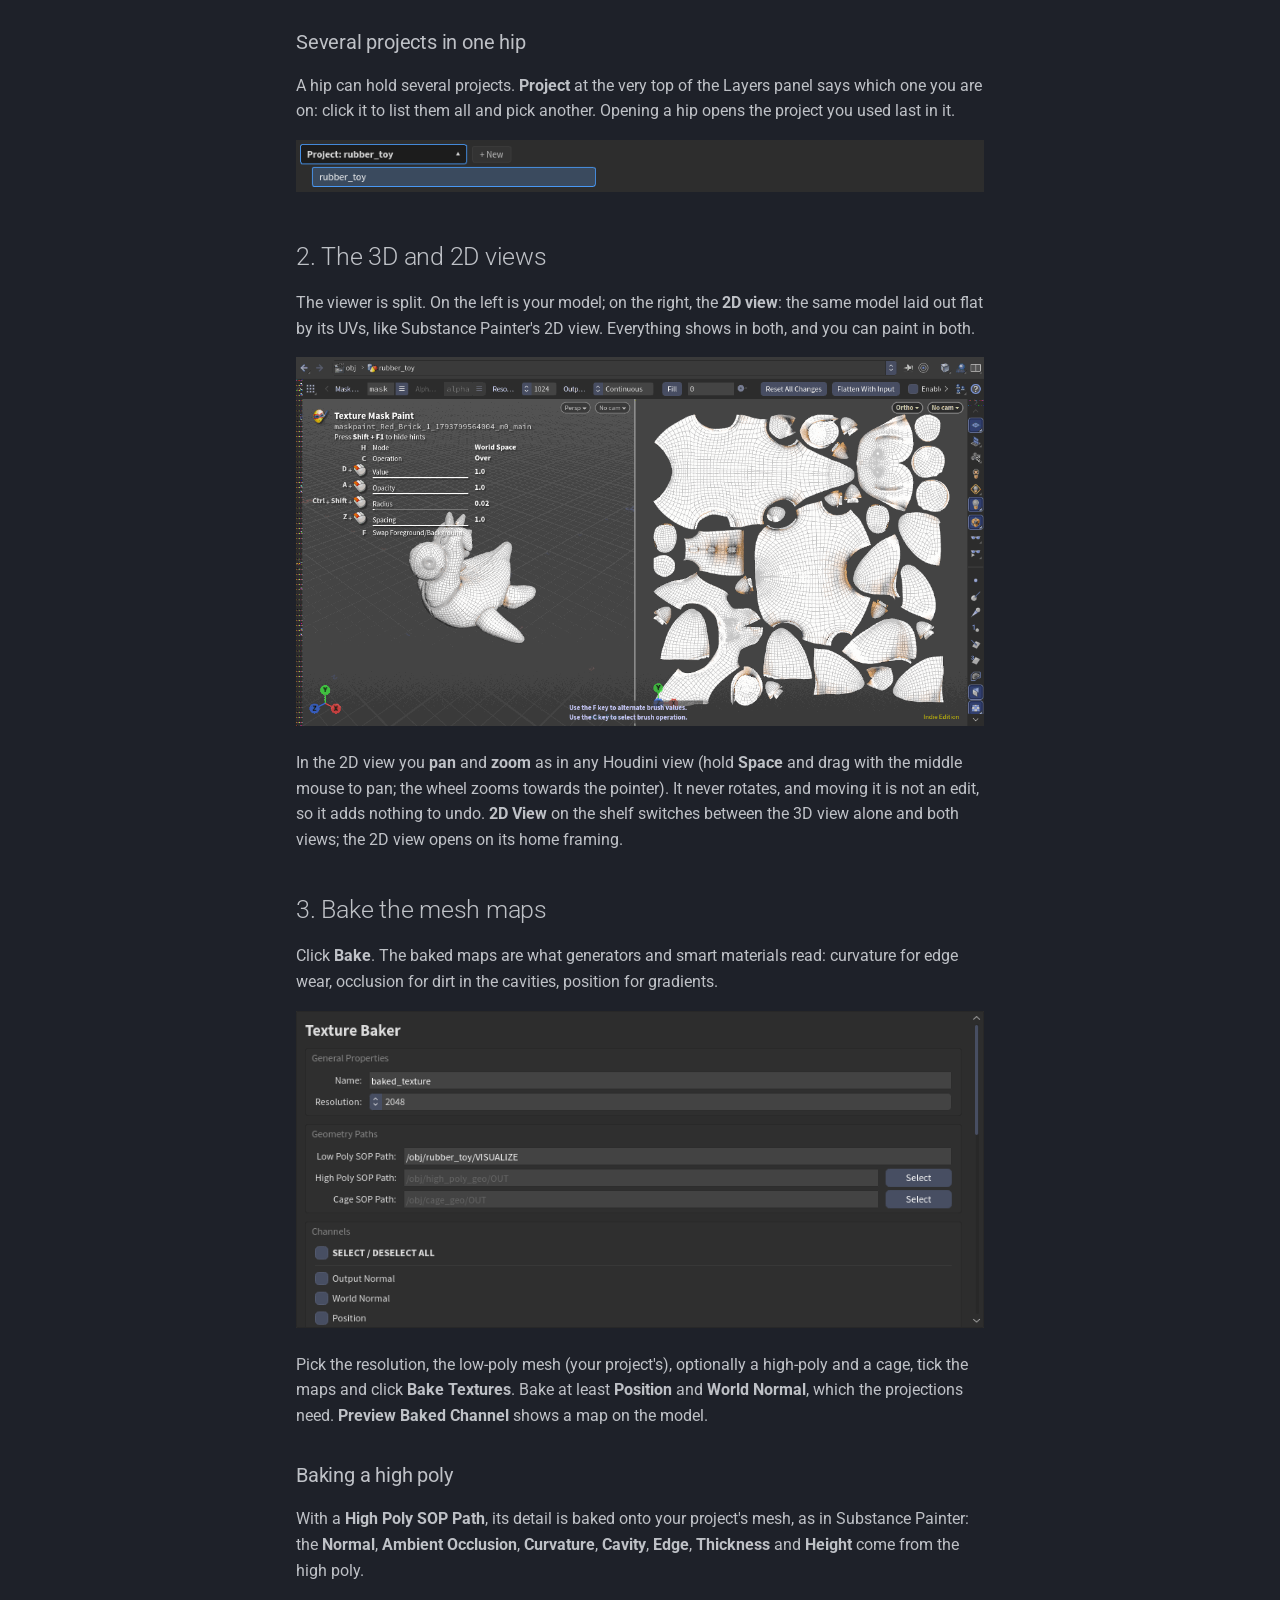
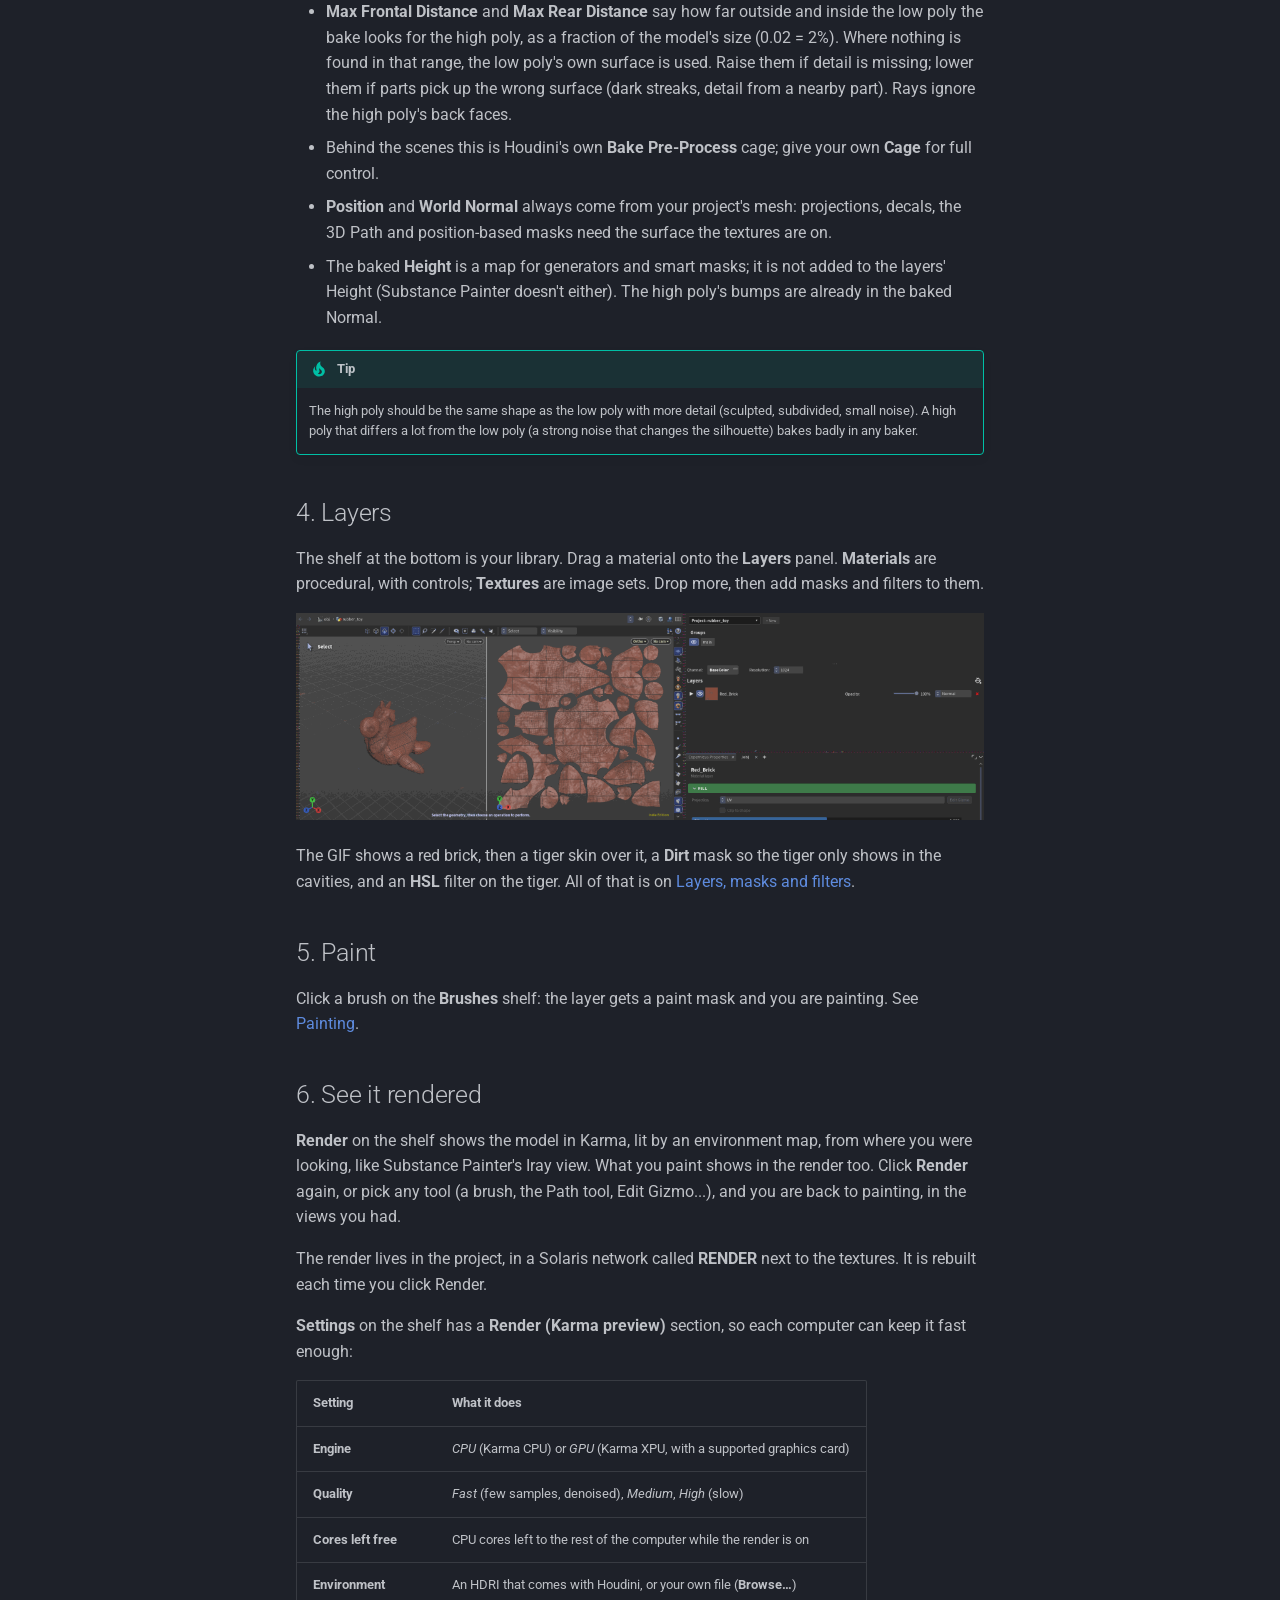
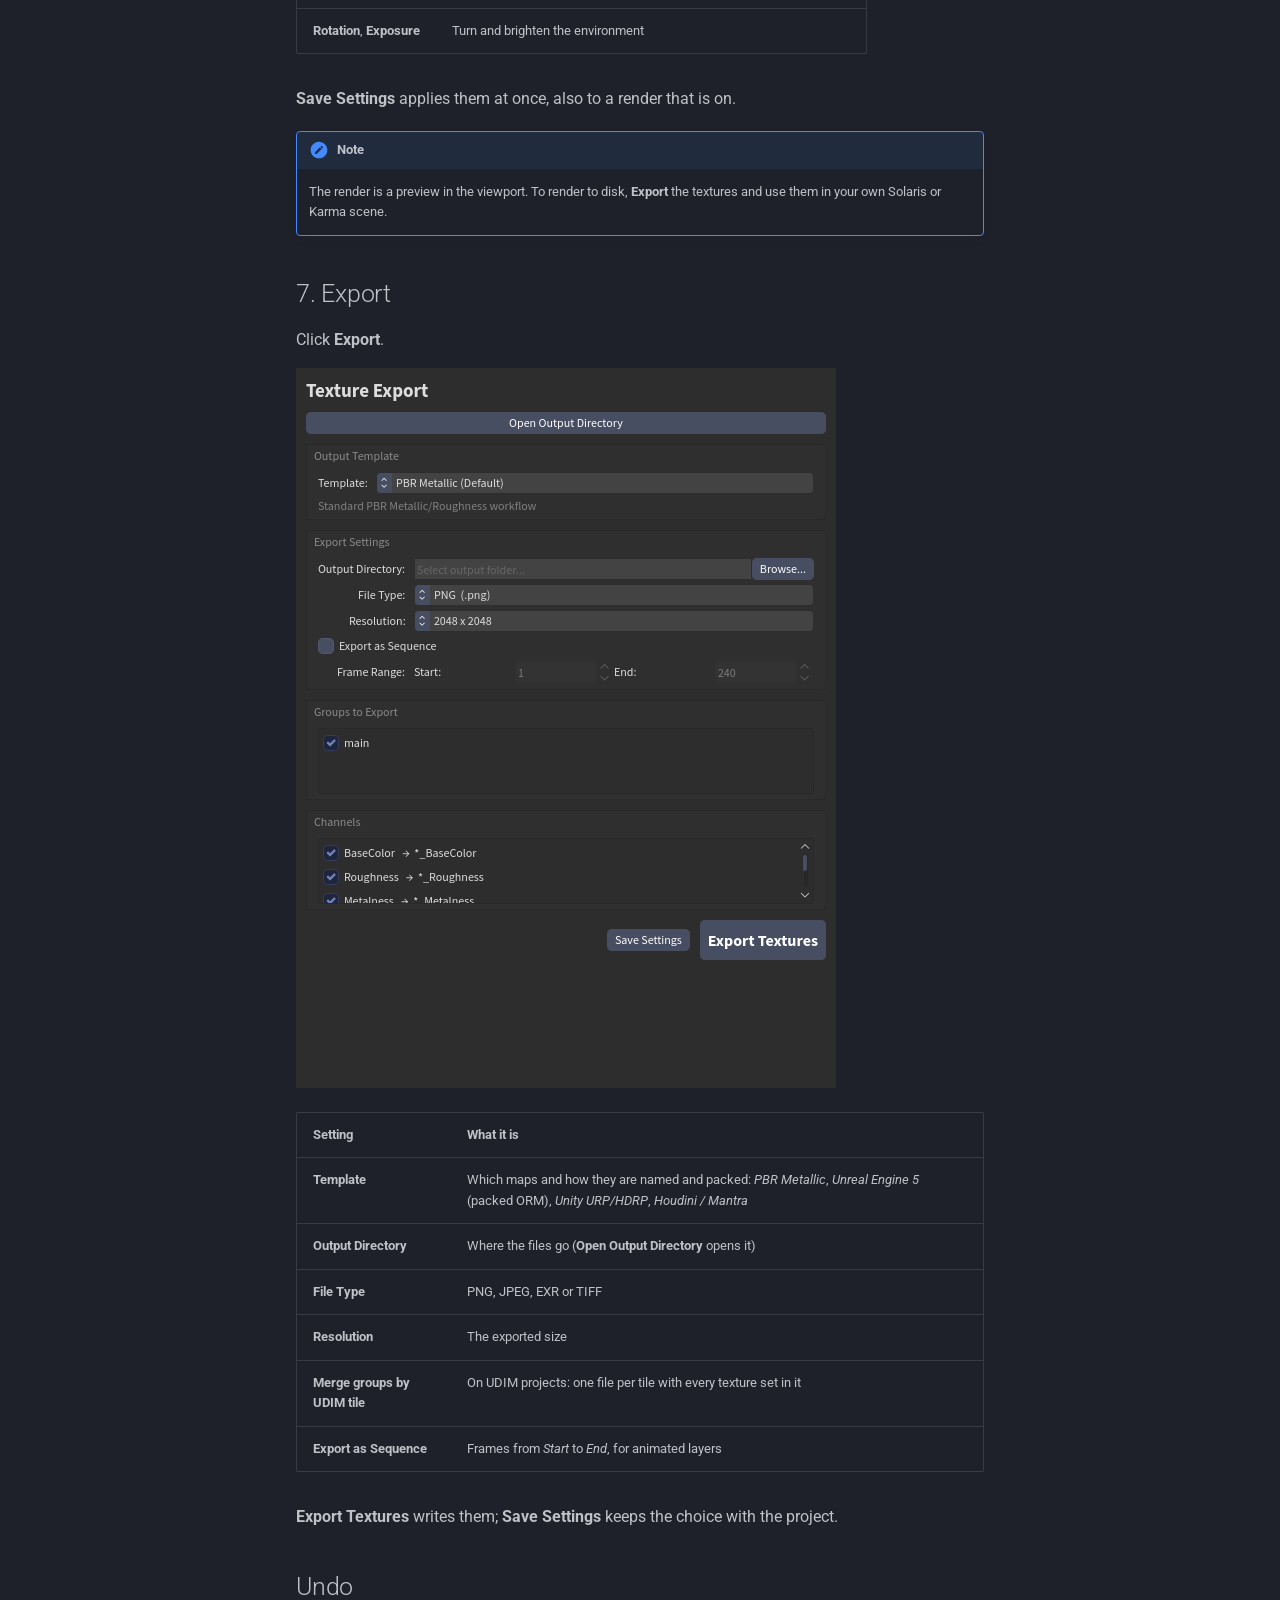
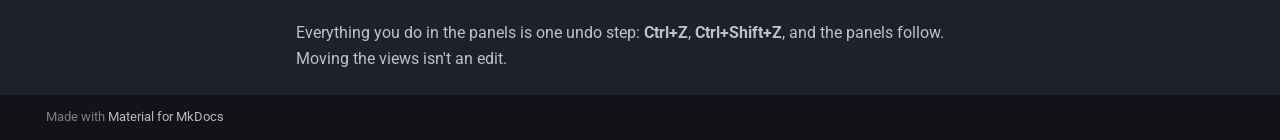
<file: workflow/index.html>
<!doctype html>
<html lang="en" class="no-js">
  <head>
    
      <meta charset="utf-8">
      <meta name="viewport" content="width=device-width,initial-scale=1">
      
      
      
        <link rel="canonical" href="https://matijaKos.github.io/Copernicus_Painter_Documentation/workflow/">
      
      
        <link rel="prev" href="../installation/">
      
      
        <link rel="next" href="../layers/">
      
      
        
      
      
      <link rel="icon" href="../images/copLogo.png">
      <meta name="generator" content="mkdocs-1.6.1, mkdocs-material-9.8.0">
    
    
      
        <title>Your First Project - Copernicus Painter</title>
      
    
    
      <link rel="stylesheet" href="../assets/stylesheets/main.57a0d79d.min.css">
      
        
        <link rel="stylesheet" href="../assets/stylesheets/palette.fb2fffe2.min.css">
      
      


    
    
      
    
    
      
        
        
        <link rel="preconnect" href="https://fonts.gstatic.com" crossorigin>
        <link rel="stylesheet" href="https://fonts.googleapis.com/css?family=Roboto:300,300i,400,400i,700,700i%7CRoboto+Mono:400,400i,700,700i&display=fallback">
        <style>:root{--md-text-font:"Roboto";--md-code-font:"Roboto Mono"}</style>
      
    
    
      <link rel="stylesheet" href="../stylesheets/extra.css">
    
    <script>__md_scope=new URL("..",location),__md_hash=e=>[...e].reduce(((e,_)=>(e<<5)-e+_.charCodeAt(0)),0),__md_get=(e,_=localStorage,t=__md_scope)=>JSON.parse(_.getItem(t.pathname+"."+e)),__md_set=(e,_,t=localStorage,a=__md_scope)=>{try{t.setItem(a.pathname+"."+e,JSON.stringify(_))}catch(e){}}</script>
    
      

    
    
  </head>
  
  
    
    
    
    
    
    <body dir="ltr" data-md-color-scheme="slate" data-md-color-primary="black" data-md-color-accent="grey">
  
    
    <input class="md-toggle" data-md-toggle="drawer" type="checkbox" id="__drawer" autocomplete="off">
    <input class="md-toggle" data-md-toggle="search" type="checkbox" id="__search" autocomplete="off">
    <label class="md-overlay" for="__drawer"></label>
    <div data-md-component="skip">
      
        
        <a href="#your-first-project" class="md-skip">
          Skip to content
        </a>
      
    </div>
    <div data-md-component="announce">
      
    </div>
    
    
      

<header class="md-header" data-md-component="header">
  <nav class="md-header__inner md-grid" aria-label="Header">
    <a href=".." title="Copernicus Painter" class="md-header__button md-logo" aria-label="Copernicus Painter" data-md-component="logo">
      
  <img src="../images/copLogo.png" alt="logo">

    </a>
    <label class="md-header__button md-icon" for="__drawer">
      
      <svg xmlns="http://www.w3.org/2000/svg" viewBox="0 0 24 24"><path d="M3 6h18v2H3zm0 5h18v2H3zm0 5h18v2H3z"/></svg>
    </label>
    <div class="md-header__title" data-md-component="header-title">
      <div class="md-header__ellipsis">
        <div class="md-header__topic">
          <span class="md-ellipsis">
            Copernicus Painter
          </span>
        </div>
        <div class="md-header__topic" data-md-component="header-topic">
          <span class="md-ellipsis">
            
              Your First Project
            
          </span>
        </div>
      </div>
    </div>
    
      
    
    
    
    
      
      
        <label class="md-header__button md-icon" for="__search">
          
          <svg xmlns="http://www.w3.org/2000/svg" viewBox="0 0 24 24"><path d="M9.5 3A6.5 6.5 0 0 1 16 9.5c0 1.61-.59 3.09-1.56 4.23l.27.27h.79l5 5-1.5 1.5-5-5v-.79l-.27-.27A6.52 6.52 0 0 1 9.5 16 6.5 6.5 0 0 1 3 9.5 6.5 6.5 0 0 1 9.5 3m0 2C7 5 5 7 5 9.5S7 14 9.5 14 14 12 14 9.5 12 5 9.5 5"/></svg>
        </label>
        <div class="md-search" data-md-component="search" role="dialog">
  <label class="md-search__overlay" for="__search"></label>
  <div class="md-search__inner" role="search">
    <form class="md-search__form" name="search">
      <input type="text" class="md-search__input" name="query" aria-label="Search" placeholder="Search" autocapitalize="off" autocorrect="off" autocomplete="off" spellcheck="false" data-md-component="search-query" required>
      <label class="md-search__icon md-icon" for="__search">
        
        <svg xmlns="http://www.w3.org/2000/svg" viewBox="0 0 24 24"><path d="M9.5 3A6.5 6.5 0 0 1 16 9.5c0 1.61-.59 3.09-1.56 4.23l.27.27h.79l5 5-1.5 1.5-5-5v-.79l-.27-.27A6.52 6.52 0 0 1 9.5 16 6.5 6.5 0 0 1 3 9.5 6.5 6.5 0 0 1 9.5 3m0 2C7 5 5 7 5 9.5S7 14 9.5 14 14 12 14 9.5 12 5 9.5 5"/></svg>
        
        <svg xmlns="http://www.w3.org/2000/svg" viewBox="0 0 24 24"><path d="M20 11v2H8l5.5 5.5-1.42 1.42L4.16 12l7.92-7.92L13.5 5.5 8 11z"/></svg>
      </label>
      <nav class="md-search__options" aria-label="Search">
        
        <button type="reset" class="md-search__icon md-icon" title="Clear" aria-label="Clear" tabindex="-1">
          
          <svg xmlns="http://www.w3.org/2000/svg" viewBox="0 0 24 24"><path d="M19 6.41 17.59 5 12 10.59 6.41 5 5 6.41 10.59 12 5 17.59 6.41 19 12 13.41 17.59 19 19 17.59 13.41 12z"/></svg>
        </button>
      </nav>
      
    </form>
    <div class="md-search__output">
      <div class="md-search__scrollwrap" tabindex="0" data-md-scrollfix>
        <div class="md-search-result" data-md-component="search-result">
          <div class="md-search-result__meta">
            Initializing search
          </div>
          <ol class="md-search-result__list" role="presentation"></ol>
        </div>
      </div>
    </div>
  </div>
</div>
      
    
    
      <div class="md-header__source">
        <a href="https://github.com/matijaKos/Copernicus_Painter_Documentation" title="Go to repository" class="md-source" data-md-component="source">
  <div class="md-source__icon md-icon">
    
    <svg xmlns="http://www.w3.org/2000/svg" viewBox="0 0 448 512"><!--! Font Awesome Free 7.1.0 by @fontawesome - https://fontawesome.com License - https://fontawesome.com/license/free (Icons: CC BY 4.0, Fonts: SIL OFL 1.1, Code: MIT License) Copyright 2025 Fonticons, Inc.--><path d="M439.6 236.1 244 40.5c-5.4-5.5-12.8-8.5-20.4-8.5s-15 3-20.4 8.4L162.5 81l51.5 51.5c27.1-9.1 52.7 16.8 43.4 43.7l49.7 49.7c34.2-11.8 61.2 31 35.5 56.7-26.5 26.5-70.2-2.9-56-37.3L240.3 199v121.9c25.3 12.5 22.3 41.8 9.1 55-6.4 6.4-15.2 10.1-24.3 10.1s-17.8-3.6-24.3-10.1c-17.6-17.6-11.1-46.9 11.2-56v-123c-20.8-8.5-24.6-30.7-18.6-45L142.6 101 8.5 235.1C3 240.6 0 247.9 0 255.5s3 15 8.5 20.4l195.6 195.7c5.4 5.4 12.7 8.4 20.4 8.4s15-3 20.4-8.4l194.7-194.7c5.4-5.4 8.4-12.8 8.4-20.4s-3-15-8.4-20.4"/></svg>
  </div>
  <div class="md-source__repository">
    Copernicus Painter Docs
  </div>
</a>
      </div>
    
  </nav>
  
</header>
    
    <div class="md-container" data-md-component="container">
      
      
        
          
            
<nav class="md-tabs" aria-label="Tabs" data-md-component="tabs">
  <div class="md-grid">
    <ul class="md-tabs__list">
      
        
  
  
  
  
    <li class="md-tabs__item">
      <a href=".." class="md-tabs__link">
        
  
  
    
  
  Home

      </a>
    </li>
  

      
        
  
  
  
  
    <li class="md-tabs__item">
      <a href="../installation/" class="md-tabs__link">
        
  
  
    
  
  Installation

      </a>
    </li>
  

      
        
  
  
  
    
  
  
    <li class="md-tabs__item md-tabs__item--active">
      <a href="./" class="md-tabs__link">
        
  
  
    
  
  Your First Project

      </a>
    </li>
  

      
        
  
  
  
  
    <li class="md-tabs__item">
      <a href="../layers/" class="md-tabs__link">
        
  
  
    
  
  Layers, Masks and Filters

      </a>
    </li>
  

      
        
  
  
  
  
    <li class="md-tabs__item">
      <a href="../painting/" class="md-tabs__link">
        
  
  
    
  
  Painting

      </a>
    </li>
  

      
        
  
  
  
  
    <li class="md-tabs__item">
      <a href="../path/" class="md-tabs__link">
        
  
  
    
  
  3D Path

      </a>
    </li>
  

      
        
  
  
  
  
    <li class="md-tabs__item">
      <a href="../library/" class="md-tabs__link">
        
  
  
    
  
  Shelf and Libraries

      </a>
    </li>
  

      
        
  
  
  
  
    <li class="md-tabs__item">
      <a href="../material_creator/" class="md-tabs__link">
        
  
  
    
  
  Making Smart Materials

      </a>
    </li>
  

      
    </ul>
  </div>
</nav>
          
        
      
      <main class="md-main" data-md-component="main">
        <div class="md-main__inner md-grid">
          
            
              
              <div class="md-sidebar md-sidebar--primary" data-md-component="sidebar" data-md-type="navigation" >
                <div class="md-sidebar__scrollwrap">
                  <div class="md-sidebar__inner">
                    


  


<nav class="md-nav md-nav--primary md-nav--lifted" aria-label="Navigation" data-md-level="0">
  <label class="md-nav__title" for="__drawer">
    <a href=".." title="Copernicus Painter" class="md-nav__button md-logo" aria-label="Copernicus Painter" data-md-component="logo">
      
  <img src="../images/copLogo.png" alt="logo">

    </a>
    Copernicus Painter
  </label>
  
    <div class="md-nav__source">
      <a href="https://github.com/matijaKos/Copernicus_Painter_Documentation" title="Go to repository" class="md-source" data-md-component="source">
  <div class="md-source__icon md-icon">
    
    <svg xmlns="http://www.w3.org/2000/svg" viewBox="0 0 448 512"><!--! Font Awesome Free 7.1.0 by @fontawesome - https://fontawesome.com License - https://fontawesome.com/license/free (Icons: CC BY 4.0, Fonts: SIL OFL 1.1, Code: MIT License) Copyright 2025 Fonticons, Inc.--><path d="M439.6 236.1 244 40.5c-5.4-5.5-12.8-8.5-20.4-8.5s-15 3-20.4 8.4L162.5 81l51.5 51.5c27.1-9.1 52.7 16.8 43.4 43.7l49.7 49.7c34.2-11.8 61.2 31 35.5 56.7-26.5 26.5-70.2-2.9-56-37.3L240.3 199v121.9c25.3 12.5 22.3 41.8 9.1 55-6.4 6.4-15.2 10.1-24.3 10.1s-17.8-3.6-24.3-10.1c-17.6-17.6-11.1-46.9 11.2-56v-123c-20.8-8.5-24.6-30.7-18.6-45L142.6 101 8.5 235.1C3 240.6 0 247.9 0 255.5s3 15 8.5 20.4l195.6 195.7c5.4 5.4 12.7 8.4 20.4 8.4s15-3 20.4-8.4l194.7-194.7c5.4-5.4 8.4-12.8 8.4-20.4s-3-15-8.4-20.4"/></svg>
  </div>
  <div class="md-source__repository">
    Copernicus Painter Docs
  </div>
</a>
    </div>
  
  <ul class="md-nav__list" data-md-scrollfix>
    
      
      
  
  
  
  
    <li class="md-nav__item">
      <a href=".." class="md-nav__link">
        
  
  
  <span class="md-ellipsis">
    
  
    Home
  

    
  </span>
  
  

      </a>
    </li>
  

    
      
      
  
  
  
  
    <li class="md-nav__item">
      <a href="../installation/" class="md-nav__link">
        
  
  
  <span class="md-ellipsis">
    
  
    Installation
  

    
  </span>
  
  

      </a>
    </li>
  

    
      
      
  
  
    
  
  
  
    <li class="md-nav__item md-nav__item--active">
      
      <input class="md-nav__toggle md-toggle" type="checkbox" id="__toc">
      
      
        
      
      
        <label class="md-nav__link md-nav__link--active" for="__toc">
          
  
  
  <span class="md-ellipsis">
    
  
    Your First Project
  

    
  </span>
  
  

          <span class="md-nav__icon md-icon"></span>
        </label>
      
      <a href="./" class="md-nav__link md-nav__link--active">
        
  
  
  <span class="md-ellipsis">
    
  
    Your First Project
  

    
  </span>
  
  

      </a>
      
        

<nav class="md-nav md-nav--secondary" aria-label="Table of contents">
  
  
  
    
  
  
    <label class="md-nav__title" for="__toc">
      <span class="md-nav__icon md-icon"></span>
      Table of contents
    </label>
    <ul class="md-nav__list" data-md-component="toc" data-md-scrollfix>
      
        <li class="md-nav__item">
  <a href="#1-create-a-project" class="md-nav__link">
    <span class="md-ellipsis">
      
        1. Create a project
      
    </span>
  </a>
  
    <nav class="md-nav" aria-label="1. Create a project">
      <ul class="md-nav__list">
        
          <li class="md-nav__item">
  <a href="#several-projects-in-one-hip" class="md-nav__link">
    <span class="md-ellipsis">
      
        Several projects in one hip
      
    </span>
  </a>
  
</li>
        
      </ul>
    </nav>
  
</li>
      
        <li class="md-nav__item">
  <a href="#2-the-3d-and-2d-views" class="md-nav__link">
    <span class="md-ellipsis">
      
        2. The 3D and 2D views
      
    </span>
  </a>
  
</li>
      
        <li class="md-nav__item">
  <a href="#3-bake-the-mesh-maps" class="md-nav__link">
    <span class="md-ellipsis">
      
        3. Bake the mesh maps
      
    </span>
  </a>
  
    <nav class="md-nav" aria-label="3. Bake the mesh maps">
      <ul class="md-nav__list">
        
          <li class="md-nav__item">
  <a href="#baking-a-high-poly" class="md-nav__link">
    <span class="md-ellipsis">
      
        Baking a high poly
      
    </span>
  </a>
  
</li>
        
      </ul>
    </nav>
  
</li>
      
        <li class="md-nav__item">
  <a href="#4-layers" class="md-nav__link">
    <span class="md-ellipsis">
      
        4. Layers
      
    </span>
  </a>
  
</li>
      
        <li class="md-nav__item">
  <a href="#5-paint" class="md-nav__link">
    <span class="md-ellipsis">
      
        5. Paint
      
    </span>
  </a>
  
</li>
      
        <li class="md-nav__item">
  <a href="#6-see-it-rendered" class="md-nav__link">
    <span class="md-ellipsis">
      
        6. See it rendered
      
    </span>
  </a>
  
</li>
      
        <li class="md-nav__item">
  <a href="#7-export" class="md-nav__link">
    <span class="md-ellipsis">
      
        7. Export
      
    </span>
  </a>
  
</li>
      
        <li class="md-nav__item">
  <a href="#undo" class="md-nav__link">
    <span class="md-ellipsis">
      
        Undo
      
    </span>
  </a>
  
</li>
      
    </ul>
  
</nav>
      
    </li>
  

    
      
      
  
  
  
  
    <li class="md-nav__item">
      <a href="../layers/" class="md-nav__link">
        
  
  
  <span class="md-ellipsis">
    
  
    Layers, Masks and Filters
  

    
  </span>
  
  

      </a>
    </li>
  

    
      
      
  
  
  
  
    <li class="md-nav__item">
      <a href="../painting/" class="md-nav__link">
        
  
  
  <span class="md-ellipsis">
    
  
    Painting
  

    
  </span>
  
  

      </a>
    </li>
  

    
      
      
  
  
  
  
    <li class="md-nav__item">
      <a href="../path/" class="md-nav__link">
        
  
  
  <span class="md-ellipsis">
    
  
    3D Path
  

    
  </span>
  
  

      </a>
    </li>
  

    
      
      
  
  
  
  
    <li class="md-nav__item">
      <a href="../library/" class="md-nav__link">
        
  
  
  <span class="md-ellipsis">
    
  
    Shelf and Libraries
  

    
  </span>
  
  

      </a>
    </li>
  

    
      
      
  
  
  
  
    <li class="md-nav__item">
      <a href="../material_creator/" class="md-nav__link">
        
  
  
  <span class="md-ellipsis">
    
  
    Making Smart Materials
  

    
  </span>
  
  

      </a>
    </li>
  

    
  </ul>
</nav>
                  </div>
                </div>
              </div>
            
            
              
              <div class="md-sidebar md-sidebar--secondary" data-md-component="sidebar" data-md-type="toc" >
                <div class="md-sidebar__scrollwrap">
                  <div class="md-sidebar__inner">
                    

<nav class="md-nav md-nav--secondary" aria-label="Table of contents">
  
  
  
    
  
  
    <label class="md-nav__title" for="__toc">
      <span class="md-nav__icon md-icon"></span>
      Table of contents
    </label>
    <ul class="md-nav__list" data-md-component="toc" data-md-scrollfix>
      
        <li class="md-nav__item">
  <a href="#1-create-a-project" class="md-nav__link">
    <span class="md-ellipsis">
      
        1. Create a project
      
    </span>
  </a>
  
    <nav class="md-nav" aria-label="1. Create a project">
      <ul class="md-nav__list">
        
          <li class="md-nav__item">
  <a href="#several-projects-in-one-hip" class="md-nav__link">
    <span class="md-ellipsis">
      
        Several projects in one hip
      
    </span>
  </a>
  
</li>
        
      </ul>
    </nav>
  
</li>
      
        <li class="md-nav__item">
  <a href="#2-the-3d-and-2d-views" class="md-nav__link">
    <span class="md-ellipsis">
      
        2. The 3D and 2D views
      
    </span>
  </a>
  
</li>
      
        <li class="md-nav__item">
  <a href="#3-bake-the-mesh-maps" class="md-nav__link">
    <span class="md-ellipsis">
      
        3. Bake the mesh maps
      
    </span>
  </a>
  
    <nav class="md-nav" aria-label="3. Bake the mesh maps">
      <ul class="md-nav__list">
        
          <li class="md-nav__item">
  <a href="#baking-a-high-poly" class="md-nav__link">
    <span class="md-ellipsis">
      
        Baking a high poly
      
    </span>
  </a>
  
</li>
        
      </ul>
    </nav>
  
</li>
      
        <li class="md-nav__item">
  <a href="#4-layers" class="md-nav__link">
    <span class="md-ellipsis">
      
        4. Layers
      
    </span>
  </a>
  
</li>
      
        <li class="md-nav__item">
  <a href="#5-paint" class="md-nav__link">
    <span class="md-ellipsis">
      
        5. Paint
      
    </span>
  </a>
  
</li>
      
        <li class="md-nav__item">
  <a href="#6-see-it-rendered" class="md-nav__link">
    <span class="md-ellipsis">
      
        6. See it rendered
      
    </span>
  </a>
  
</li>
      
        <li class="md-nav__item">
  <a href="#7-export" class="md-nav__link">
    <span class="md-ellipsis">
      
        7. Export
      
    </span>
  </a>
  
</li>
      
        <li class="md-nav__item">
  <a href="#undo" class="md-nav__link">
    <span class="md-ellipsis">
      
        Undo
      
    </span>
  </a>
  
</li>
      
    </ul>
  
</nav>
                  </div>
                </div>
              </div>
            
          
          
            <div class="md-content" data-md-component="content">
              
              <article class="md-content__inner md-typeset">
                
                  


  
  


<h1 id="your-first-project">Your first project<a class="headerlink" href="#your-first-project" title="Permanent link">&para;</a></h1>
<p>The whole loop: a project, the baked maps, a few layers, export. Each part has its own page for the details.</p>
<h2 id="1-create-a-project">1. Create a project<a class="headerlink" href="#1-create-a-project" title="Permanent link">&para;</a></h2>
<p>A project is one node in <code>/obj</code> that holds the whole texture set: the layer stack, the masks, the bakes. Click <strong>Project</strong> on the Painter shelf (or <strong>New…</strong> at the top of the Layers panel).</p>
<p><img alt="Project Setup" src="../images/project_setup.png" /></p>
<table>
<thead>
<tr>
<th>Field</th>
<th>What it is</th>
</tr>
</thead>
<tbody>
<tr>
<td><strong>Project Name</strong></td>
<td>The name of the project node</td>
</tr>
<tr>
<td><strong>Geometry Source</strong></td>
<td>A Houdini node (its path, or <strong>Select</strong>) or a file (FBX, OBJ, BGEO)</td>
</tr>
<tr>
<td><strong>Split Geometry By</strong></td>
<td>How the mesh is cut into texture sets: by <em>Groups</em>, <em>Name</em>, <em>Connectivity</em>, or <em>Don't Split</em></td>
</tr>
<tr>
<td><strong>Use UDIMs</strong></td>
<td>One texture per UV tile (1001, 1002...)</td>
</tr>
<tr>
<td><strong>Normal Map Y Direction</strong></td>
<td><em>OpenGL (+Y)</em>: Blender, Unity, Maya, Houdini. <em>DirectX (-Y)</em>: Unreal, 3ds Max</td>
</tr>
</tbody>
</table>
<p>The mesh needs <strong>UVs</strong> and <strong>normals</strong>. Click <strong>Initialize Project</strong>.</p>
<p>Each texture set (a group from the split) has its own layer stack. Pick it in <strong>Groups</strong> at the top of the Layers panel; the eye hides it in the viewer.</p>
<h3 id="several-projects-in-one-hip">Several projects in one hip<a class="headerlink" href="#several-projects-in-one-hip" title="Permanent link">&para;</a></h3>
<p>A hip can hold several projects. <strong>Project</strong> at the very top of the Layers panel says which one you are on: click it to list them all and pick another. Opening a hip opens the project you used last in it.</p>
<p><img alt="The project chooser" src="../images/project_chooser.png" /></p>
<h2 id="2-the-3d-and-2d-views">2. The 3D and 2D views<a class="headerlink" href="#2-the-3d-and-2d-views" title="Permanent link">&para;</a></h2>
<p>The viewer is split. On the left is your model; on the right, the <strong>2D view</strong>: the same model laid out flat by its UVs, like Substance Painter's 2D view. Everything shows in both, and you can paint in both.</p>
<p><img alt="The 3D and 2D views" src="../videos/flat_view.gif" /></p>
<p>In the 2D view you <strong>pan</strong> and <strong>zoom</strong> as in any Houdini view (hold <strong>Space</strong> and drag with the middle mouse to pan; the wheel zooms towards the pointer). It never rotates, and moving it is not an edit, so it adds nothing to undo. <strong>2D View</strong> on the shelf switches between the 3D view alone and both views; the 2D view opens on its home framing.</p>
<h2 id="3-bake-the-mesh-maps">3. Bake the mesh maps<a class="headerlink" href="#3-bake-the-mesh-maps" title="Permanent link">&para;</a></h2>
<p>Click <strong>Bake</strong>. The baked maps are what generators and smart materials read: curvature for edge wear, occlusion for dirt in the cavities, position for gradients.</p>
<p><img alt="Bake" src="../images/bake.png" /></p>
<p>Pick the resolution, the low-poly mesh (your project's), optionally a high-poly and a cage, tick the maps and click <strong>Bake Textures</strong>. Bake at least <strong>Position</strong> and <strong>World Normal</strong>, which the projections need. <strong>Preview Baked Channel</strong> shows a map on the model.</p>
<h3 id="baking-a-high-poly">Baking a high poly<a class="headerlink" href="#baking-a-high-poly" title="Permanent link">&para;</a></h3>
<p>With a <strong>High Poly SOP Path</strong>, its detail is baked onto your project's mesh, as in Substance Painter: the <strong>Normal</strong>, <strong>Ambient Occlusion</strong>, <strong>Curvature</strong>, <strong>Cavity</strong>, <strong>Edge</strong>, <strong>Thickness</strong> and <strong>Height</strong> come from the high poly.</p>
<ul>
<li><strong>Max Frontal Distance</strong> and <strong>Max Rear Distance</strong> say how far outside and inside the low poly the bake looks for the high poly, as a fraction of the model's size (0.02 = 2%). Where nothing is found in that range, the low poly's own surface is used. Raise them if detail is missing; lower them if parts pick up the wrong surface (dark streaks, detail from a nearby part). Rays ignore the high poly's back faces.</li>
<li>Behind the scenes this is Houdini's own <strong>Bake Pre-Process</strong> cage; give your own <strong>Cage</strong> for full control.</li>
<li><strong>Position</strong> and <strong>World Normal</strong> always come from your project's mesh: projections, decals, the 3D Path and position-based masks need the surface the textures are on.</li>
<li>The baked <strong>Height</strong> is a map for generators and smart masks; it is not added to the layers' Height (Substance Painter doesn't either). The high poly's bumps are already in the baked Normal.</li>
</ul>
<div class="admonition tip">
<p class="admonition-title">Tip</p>
<p>The high poly should be the same shape as the low poly with more detail (sculpted, subdivided, small noise). A high poly that differs a lot from the low poly (a strong noise that changes the silhouette) bakes badly in any baker.</p>
</div>
<h2 id="4-layers">4. Layers<a class="headerlink" href="#4-layers" title="Permanent link">&para;</a></h2>
<p>The shelf at the bottom is your library. Drag a material onto the <strong>Layers</strong> panel. <strong>Materials</strong> are procedural, with controls; <strong>Textures</strong> are image sets. Drop more, then add masks and filters to them.</p>
<p><img alt="Building a layer stack" src="../videos/layer_stack.gif" /></p>
<p>The GIF shows a red brick, then a tiger skin over it, a <strong>Dirt</strong> mask so the tiger only shows in the cavities, and an <strong>HSL</strong> filter on the tiger. All of that is on <a href="../layers/">Layers, masks and filters</a>.</p>
<h2 id="5-paint">5. Paint<a class="headerlink" href="#5-paint" title="Permanent link">&para;</a></h2>
<p>Click a brush on the <strong>Brushes</strong> shelf: the layer gets a paint mask and you are painting. See <a href="../painting/">Painting</a>.</p>
<h2 id="6-see-it-rendered">6. See it rendered<a class="headerlink" href="#6-see-it-rendered" title="Permanent link">&para;</a></h2>
<p><strong>Render</strong> on the shelf shows the model in Karma, lit by an environment map, from where you were looking, like Substance Painter's Iray view. What you paint shows in the render too. Click <strong>Render</strong> again, or pick any tool (a brush, the Path tool, Edit Gizmo...), and you are back to painting, in the views you had.</p>
<p>The render lives in the project, in a Solaris network called <strong>RENDER</strong> next to the textures. It is rebuilt each time you click Render.</p>
<p><strong>Settings</strong> on the shelf has a <strong>Render (Karma preview)</strong> section, so each computer can keep it fast enough:</p>
<table>
<thead>
<tr>
<th>Setting</th>
<th>What it does</th>
</tr>
</thead>
<tbody>
<tr>
<td><strong>Engine</strong></td>
<td><em>CPU</em> (Karma CPU) or <em>GPU</em> (Karma XPU, with a supported graphics card)</td>
</tr>
<tr>
<td><strong>Quality</strong></td>
<td><em>Fast</em> (few samples, denoised), <em>Medium</em>, <em>High</em> (slow)</td>
</tr>
<tr>
<td><strong>Cores left free</strong></td>
<td>CPU cores left to the rest of the computer while the render is on</td>
</tr>
<tr>
<td><strong>Environment</strong></td>
<td>An HDRI that comes with Houdini, or your own file (<strong>Browse…</strong>)</td>
</tr>
<tr>
<td><strong>Rotation</strong>, <strong>Exposure</strong></td>
<td>Turn and brighten the environment</td>
</tr>
</tbody>
</table>
<p><strong>Save Settings</strong> applies them at once, also to a render that is on.</p>
<div class="admonition note">
<p class="admonition-title">Note</p>
<p>The render is a preview in the viewport. To render to disk, <strong>Export</strong> the textures and use them in your own Solaris or Karma scene.</p>
</div>
<h2 id="7-export">7. Export<a class="headerlink" href="#7-export" title="Permanent link">&para;</a></h2>
<p>Click <strong>Export</strong>.</p>
<p><img alt="Export" src="../images/export.png" /></p>
<table>
<thead>
<tr>
<th>Setting</th>
<th>What it is</th>
</tr>
</thead>
<tbody>
<tr>
<td><strong>Template</strong></td>
<td>Which maps and how they are named and packed: <em>PBR Metallic</em>, <em>Unreal Engine 5</em> (packed ORM), <em>Unity URP/HDRP</em>, <em>Houdini / Mantra</em></td>
</tr>
<tr>
<td><strong>Output Directory</strong></td>
<td>Where the files go (<strong>Open Output Directory</strong> opens it)</td>
</tr>
<tr>
<td><strong>File Type</strong></td>
<td>PNG, JPEG, EXR or TIFF</td>
</tr>
<tr>
<td><strong>Resolution</strong></td>
<td>The exported size</td>
</tr>
<tr>
<td><strong>Merge groups by UDIM tile</strong></td>
<td>On UDIM projects: one file per tile with every texture set in it</td>
</tr>
<tr>
<td><strong>Export as Sequence</strong></td>
<td>Frames from <em>Start</em> to <em>End</em>, for animated layers</td>
</tr>
</tbody>
</table>
<p><strong>Export Textures</strong> writes them; <strong>Save Settings</strong> keeps the choice with the project.</p>
<h2 id="undo">Undo<a class="headerlink" href="#undo" title="Permanent link">&para;</a></h2>
<p>Everything you do in the panels is one undo step: <strong>Ctrl+Z</strong>, <strong>Ctrl+Shift+Z</strong>, and the panels follow. Moving the views isn't an edit.</p>












                
              </article>
            </div>
          
          
<script>var target=document.getElementById(location.hash.slice(1));target&&target.name&&(target.checked=target.name.startsWith("__tabbed_"))</script>
        </div>
        
          <button type="button" class="md-top md-icon" data-md-component="top" hidden>
  
  <svg xmlns="http://www.w3.org/2000/svg" viewBox="0 0 24 24"><path d="M13 20h-2V8l-5.5 5.5-1.42-1.42L12 4.16l7.92 7.92-1.42 1.42L13 8z"/></svg>
  Back to top
</button>
        
      </main>
      
        <footer class="md-footer">
  
  <div class="md-footer-meta md-typeset">
    <div class="md-footer-meta__inner md-grid">
      <div class="md-copyright">
  
  
    Made with
    <a href="https://squidfunk.github.io/mkdocs-material/" target="_blank" rel="noopener">
      Material for MkDocs
    </a>
  
</div>
      
    </div>
  </div>
</footer>
      
    </div>
    <div class="md-dialog" data-md-component="dialog">
      <div class="md-dialog__inner md-typeset"></div>
    </div>
    
    
    
      
      
      <script id="__config" type="application/json">{"annotate": null, "base": "..", "features": ["navigation.tabs", "navigation.top", "search.highlight", "content.code.copy"], "search": "../assets/javascripts/workers/search.a7633da7.min.js", "tags": null, "translations": {"clipboard.copied": "Copied to clipboard", "clipboard.copy": "Copy to clipboard", "search.result.more.one": "1 more on this page", "search.result.more.other": "# more on this page", "search.result.none": "No matching documents", "search.result.one": "1 matching document", "search.result.other": "# matching documents", "search.result.placeholder": "Type to start searching", "search.result.term.missing": "Missing", "select.version": "Select version"}, "version": null}</script>
    
    
      <script src="../assets/javascripts/bundle.c21346df.min.js"></script>
      
    
  </body>
</html>
</file>
<file: stylesheets/extra.css>
.md-header__button.md-logo img {
    height: 100px;
    width: auto;
}

:root {
    --md-primary-fg-color: #2b2b2b;
    --md-primary-fg-color--light: #3a3a3a;
    --md-primary-fg-color--dark: #1a1a1a;
}
</file>
<file: assets/stylesheets/main.57a0d79d.min.css>
@charset "UTF-8";html{box-sizing:border-box;-webkit-text-size-adjust:none;-moz-text-size-adjust:none;text-size-adjust:none}*,:after,:before{box-sizing:inherit}@media(prefers-reduced-motion){*,:after,:before{transition:none!important}}body{margin:0;-webkit-font-smoothing:antialiased;-moz-osx-font-smoothing:grayscale;--md-text-font-family:var(--md-text-font, _),
    -apple-system, BlinkMacSystemFont, Helvetica, Arial, sans-serif;--md-code-font-family:var(--md-code-font, _),
    SFMono-Regular, Consolas, Menlo, monospace}.md-typeset code:not(.focus-visible),a,button,input,label{-webkit-tap-highlight-color:transparent}a{color:inherit;text-decoration:none}hr{box-sizing:initial;display:block;height:.05rem;padding:0;overflow:visible;border:0}small{font-size:80%}sub,sup{line-height:1em}img{border-style:none}table{border-spacing:0;border-collapse:initial}td,th{font-weight:400;vertical-align:top}button{padding:0;margin:0;font-family:inherit;font-size:inherit;background:#0000;border:0}input{border:0;outline:none}:root{--md-primary-fg-color:#4051b5;--md-primary-fg-color--light:#5d6cc0;--md-primary-fg-color--dark:#303fa1;--md-primary-bg-color:#fff;--md-primary-bg-color--light:#ffffffb3;--md-accent-fg-color:#526cfe;--md-accent-fg-color--transparent:#526cfe1a;--md-accent-bg-color:#fff;--md-accent-bg-color--light:#ffffffb3;--md-typeset-table-sort-icon:url("data:image/svg+xml;charset=utf-8,<svg xmlns='http://www.w3.org/2000/svg' viewBox='0 0 24 24'><path d='m18 21-4-4h3V7h-3l4-4 4 4h-3v10h3M2 19v-2h10v2M2 13v-2h7v2M2 7V5h4v2z'/></svg>");--md-typeset-table-sort-icon--asc:url("data:image/svg+xml;charset=utf-8,<svg xmlns='http://www.w3.org/2000/svg' viewBox='0 0 24 24'><path d='M19 17h3l-4 4-4-4h3V3h2M2 17h10v2H2M6 5v2H2V5m0 6h7v2H2z'/></svg>");--md-typeset-table-sort-icon--desc:url("data:image/svg+xml;charset=utf-8,<svg xmlns='http://www.w3.org/2000/svg' viewBox='0 0 24 24'><path d='M19 7h3l-4-4-4 4h3v14h2M2 17h10v2H2M6 5v2H2V5m0 6h7v2H2z'/></svg>")}[data-md-color-scheme=default]{color-scheme:light}[data-md-color-scheme=default] img[src$="#gh-dark-mode-only"],[data-md-color-scheme=default] img[src$="#only-dark"]{display:none}:root,[data-md-color-scheme=default]{--md-hue:225deg;--md-default-fg-color:#000000de;--md-default-fg-color--light:#0000008a;--md-default-fg-color--lighter:#00000052;--md-default-fg-color--lightest:#00000012;--md-default-bg-color:#fff;--md-default-bg-color--light:#ffffffb3;--md-default-bg-color--lighter:#ffffff4d;--md-default-bg-color--lightest:#ffffff1f;--md-code-fg-color:#36464e;--md-code-bg-color:#f5f5f5;--md-code-bg-color--light:#f5f5f5b3;--md-code-bg-color--lighter:#f5f5f54d;--md-code-hl-color:#4287ff;--md-code-hl-color--light:#4287ff1a;--md-code-hl-number-color:#d52a2a;--md-code-hl-special-color:#db1457;--md-code-hl-function-color:#a846b9;--md-code-hl-constant-color:#6e59d9;--md-code-hl-keyword-color:#3f6ec6;--md-code-hl-string-color:#1c7d4d;--md-code-hl-name-color:var(--md-code-fg-color);--md-code-hl-operator-color:var(--md-default-fg-color--light);--md-code-hl-punctuation-color:var(--md-default-fg-color--light);--md-code-hl-comment-color:var(--md-default-fg-color--light);--md-code-hl-generic-color:var(--md-default-fg-color--light);--md-code-hl-variable-color:var(--md-default-fg-color--light);--md-typeset-color:var(--md-default-fg-color);--md-typeset-a-color:var(--md-primary-fg-color);--md-typeset-del-color:#f5503d26;--md-typeset-ins-color:#0bd57026;--md-typeset-kbd-color:#fafafa;--md-typeset-kbd-accent-color:#fff;--md-typeset-kbd-border-color:#b8b8b8;--md-typeset-mark-color:#ffff0080;--md-typeset-table-color:#0000001f;--md-typeset-table-color--light:#00000009;--md-admonition-fg-color:var(--md-default-fg-color);--md-admonition-bg-color:var(--md-default-bg-color);--md-warning-fg-color:#000000de;--md-warning-bg-color:#ff9;--md-footer-fg-color:#fff;--md-footer-fg-color--light:#ffffffb3;--md-footer-fg-color--lighter:#ffffff73;--md-footer-bg-color:#000000de;--md-footer-bg-color--dark:#00000052;--md-shadow-z1:0 0.2rem 0.5rem #0000000d,
    0 0 0.05rem #0000001a;--md-shadow-z2:0 0.2rem 0.5rem #0000001a,
    0 0 0.05rem #00000040;--md-shadow-z3:0 0.2rem 0.5rem #0003,
    0 0 0.05rem #00000059}.md-icon svg{display:block;width:1.2rem;height:1.2rem;fill:currentcolor}aside,body,input{font-family:var(--md-text-font-family);font-feature-settings:"kern","liga";color:var(--md-typeset-color)}code,kbd,pre{font-family:var(--md-code-font-family);font-feature-settings:"kern"}.md-typeset{font-size:.8rem;line-height:1.6;overflow-wrap:break-word;-webkit-print-color-adjust:exact;color-adjust:exact}@media print{.md-typeset{font-size:.68rem}.md-typeset code,.md-typeset kbd,.md-typeset pre{white-space:pre-wrap}}.md-typeset blockquote,.md-typeset dl,.md-typeset figure,.md-typeset ol,.md-typeset pre,.md-typeset ul{margin-top:1em;margin-bottom:1em}.md-typeset h1{margin:0 0 1.25em;font-size:2em;line-height:1.3;color:var(--md-default-fg-color--light)}.md-typeset h1,.md-typeset h2{font-weight:300;letter-spacing:-.01em}.md-typeset h2{margin:1.6em 0 .64em;font-size:1.5625em;line-height:1.4}.md-typeset h3{margin:1.6em 0 .8em;font-size:1.25em;font-weight:400;line-height:1.5;letter-spacing:-.01em}.md-typeset h2+h3{margin-top:.8em}.md-typeset h4{margin:1em 0;font-weight:700;letter-spacing:-.01em}.md-typeset h5,.md-typeset h6{margin:1.25em 0;font-size:.8em;font-weight:700;color:var(--md-default-fg-color--light);letter-spacing:-.01em}.md-typeset h5{text-transform:uppercase}.md-typeset h5 code{text-transform:none}.md-typeset hr{display:flow-root;margin:1.5em 0;border-bottom:.05rem solid var(--md-default-fg-color--lightest)}.md-typeset a{color:var(--md-typeset-a-color);word-break:break-word}.md-typeset a,.md-typeset a:before{transition:color 125ms}.md-typeset a:focus,.md-typeset a:hover{color:var(--md-accent-fg-color)}.md-typeset a:focus code,.md-typeset a:hover code{color:var(--md-accent-fg-color);background-color:var(--md-accent-fg-color--transparent)}.md-typeset a code{color:var(--md-typeset-a-color)}.md-typeset a.focus-visible{outline-color:var(--md-accent-fg-color);outline-offset:.2rem}.md-typeset code,.md-typeset kbd,.md-typeset pre{font-variant-ligatures:none;color:var(--md-code-fg-color);direction:ltr;transition:background-color 125ms}.md-typeset code{padding:0 .2941176471em;font-size:.85em;word-break:break-word;background-color:var(--md-code-bg-color);border-radius:.1rem;-webkit-box-decoration-break:clone;box-decoration-break:clone;transition:color 125ms,background-color 125ms}.md-typeset code:not(.focus-visible){outline:none}.md-typeset pre{position:relative;display:flow-root;line-height:1.4}.md-typeset pre>code{display:block;padding:.7720588235em 1.1764705882em;margin:0;overflow:auto;word-break:normal;touch-action:auto;scrollbar-color:var(--md-default-fg-color--lighter) #0000;scrollbar-width:thin;outline-color:var(--md-accent-fg-color);box-shadow:none;-webkit-box-decoration-break:slice;box-decoration-break:slice}.md-typeset pre>code:hover{scrollbar-color:var(--md-accent-fg-color) #0000}.md-typeset pre>code::-webkit-scrollbar{width:.2rem;height:.2rem}.md-typeset pre>code::-webkit-scrollbar-thumb{background-color:var(--md-default-fg-color--lighter)}.md-typeset pre>code::-webkit-scrollbar-thumb:hover{background-color:var(--md-accent-fg-color)}.md-typeset kbd{display:inline-block;padding:0 .6666666667em;font-size:.75em;color:var(--md-default-fg-color);word-break:break-word;vertical-align:text-top;background-color:var(--md-typeset-kbd-color);border-radius:.1rem;box-shadow:0 .1rem 0 .05rem var(--md-typeset-kbd-border-color),0 .1rem 0 var(--md-typeset-kbd-border-color),0 -.1rem .2rem var(--md-typeset-kbd-accent-color) inset}.md-typeset mark{color:inherit;word-break:break-word;background-color:var(--md-typeset-mark-color);-webkit-box-decoration-break:clone;box-decoration-break:clone}.md-typeset abbr{text-decoration:none;cursor:help}.md-typeset [data-preview],.md-typeset abbr{border-bottom:.05rem dotted var(--md-default-fg-color--light)}.md-typeset small{opacity:.75}[dir=ltr] .md-typeset sub,[dir=ltr] .md-typeset sup{margin-left:.078125em}[dir=rtl] .md-typeset sub,[dir=rtl] .md-typeset sup{margin-right:.078125em}[dir=ltr] .md-typeset blockquote{padding-left:.6rem;border-left:.2rem solid var(--md-default-fg-color--lighter)}[dir=rtl] .md-typeset blockquote{padding-right:.6rem;border-right:.2rem solid var(--md-default-fg-color--lighter)}.md-typeset blockquote{margin-left:0;margin-right:0;color:var(--md-default-fg-color--light)}.md-typeset ul{list-style-type:disc}.md-typeset ul[type]{list-style-type:revert-layer}[dir=ltr] .md-typeset ol,[dir=ltr] .md-typeset ol li ol,[dir=ltr] .md-typeset ol li ul,[dir=ltr] .md-typeset ul,[dir=ltr] .md-typeset ul li ol,[dir=ltr] .md-typeset ul li ul{margin-left:.625em}[dir=rtl] .md-typeset ol,[dir=rtl] .md-typeset ol li ol,[dir=rtl] .md-typeset ol li ul,[dir=rtl] .md-typeset ul,[dir=rtl] .md-typeset ul li ol,[dir=rtl] .md-typeset ul li ul{margin-right:.625em}.md-typeset ol,.md-typeset ul{padding:0}.md-typeset ol:not([hidden]),.md-typeset ul:not([hidden]){display:flow-root}.md-typeset ol ol,.md-typeset ul ol{list-style-type:lower-alpha}.md-typeset ol ol ol,.md-typeset ul ol ol{list-style-type:lower-roman}.md-typeset ol ol ol ol,.md-typeset ul ol ol ol{list-style-type:upper-alpha}.md-typeset ol ol ol ol ol,.md-typeset ul ol ol ol ol{list-style-type:upper-roman}.md-typeset ol[type],.md-typeset ul[type]{list-style-type:revert-layer}[dir=ltr] .md-typeset ol li,[dir=ltr] .md-typeset ul li{margin-left:1.25em}[dir=rtl] .md-typeset ol li,[dir=rtl] .md-typeset ul li{margin-right:1.25em}.md-typeset ol li,.md-typeset ul li{margin-bottom:.5em}.md-typeset ol li blockquote,.md-typeset ol li p,.md-typeset ul li blockquote,.md-typeset ul li p{margin:.5em 0}.md-typeset ol li:last-child,.md-typeset ul li:last-child{margin-bottom:0}.md-typeset ol li ol,.md-typeset ol li ul,.md-typeset ul li ol,.md-typeset ul li ul{margin-top:.5em;margin-bottom:.5em}[dir=ltr] .md-typeset dd{margin-left:1.875em}[dir=rtl] .md-typeset dd{margin-right:1.875em}.md-typeset dd{margin-top:1em;margin-bottom:1.5em}.md-typeset img,.md-typeset svg,.md-typeset video{max-width:100%;height:auto}.md-typeset img[align=left]{margin:1em 1em 1em 0}.md-typeset img[align=right]{margin:1em 0 1em 1em}.md-typeset img[align]:only-child{margin-top:0}.md-typeset figure{display:flow-root;width:fit-content;max-width:100%;margin:1em auto;text-align:center}.md-typeset figure img{display:block;margin:0 auto}.md-typeset figcaption{max-width:24rem;margin:1em auto;font-style:italic}.md-typeset iframe{max-width:100%}.md-typeset table:not([class]){display:inline-block;max-width:100%;overflow:auto;font-size:.64rem;touch-action:auto;background-color:var(--md-default-bg-color);border:.05rem solid var(--md-typeset-table-color);border-radius:.1rem}@media print{.md-typeset table:not([class]){display:table}}.md-typeset table:not([class])+*{margin-top:1.5em}.md-typeset table:not([class]) td>:first-child,.md-typeset table:not([class]) th>:first-child{margin-top:0}.md-typeset table:not([class]) td>:last-child,.md-typeset table:not([class]) th>:last-child{margin-bottom:0}.md-typeset table:not([class]) td:not([align]),.md-typeset table:not([class]) th:not([align]){text-align:left}[dir=rtl] .md-typeset table:not([class]) td:not([align]),[dir=rtl] .md-typeset table:not([class]) th:not([align]){text-align:right}.md-typeset table:not([class]) th{min-width:5rem;padding:.9375em 1.25em;font-weight:700;vertical-align:top}.md-typeset table:not([class]) td{padding:.9375em 1.25em;vertical-align:top;border-top:.05rem solid var(--md-typeset-table-color)}.md-typeset table:not([class]) tbody tr{transition:background-color 125ms}.md-typeset table:not([class]) tbody tr:hover{background-color:var(--md-typeset-table-color--light);box-shadow:0 .05rem 0 var(--md-default-bg-color) inset}.md-typeset table:not([class]) a{word-break:normal}.md-typeset table th[role=columnheader]{cursor:pointer}[dir=ltr] .md-typeset table th[role=columnheader]:after{margin-left:.5em}[dir=rtl] .md-typeset table th[role=columnheader]:after{margin-right:.5em}.md-typeset table th[role=columnheader]:after{display:inline-block;width:1.2em;height:1.2em;vertical-align:text-bottom;content:"";-webkit-mask-image:var(--md-typeset-table-sort-icon);mask-image:var(--md-typeset-table-sort-icon);-webkit-mask-repeat:no-repeat;mask-repeat:no-repeat;-webkit-mask-size:contain;mask-size:contain;transition:background-color 125ms}.md-typeset table th[role=columnheader]:hover:after{background-color:var(--md-default-fg-color--lighter)}.md-typeset table th[role=columnheader][aria-sort=ascending]:after{background-color:var(--md-default-fg-color--light);-webkit-mask-image:var(--md-typeset-table-sort-icon--asc);mask-image:var(--md-typeset-table-sort-icon--asc)}.md-typeset table th[role=columnheader][aria-sort=descending]:after{background-color:var(--md-default-fg-color--light);-webkit-mask-image:var(--md-typeset-table-sort-icon--desc);mask-image:var(--md-typeset-table-sort-icon--desc)}.md-typeset__scrollwrap{margin:1em -.8rem;overflow-x:auto;touch-action:auto}.md-typeset__table{display:inline-block;padding:0 .8rem;margin-bottom:.5em}@media print{.md-typeset__table{display:block}}html .md-typeset__table table{display:table;width:100%;margin:0;overflow:hidden}@media screen and (max-width:44.984375em){.md-content__inner>pre{margin:1em -.8rem}.md-content__inner>pre code{border-radius:0}}.md-typeset .md-author{position:relative;display:block;flex-shrink:0;width:1.6rem;height:1.6rem;overflow:hidden;border-radius:100%;transition:color 125ms,transform 125ms}.md-typeset .md-author img{display:block}.md-typeset .md-author--more{font-size:.6rem;font-weight:700;line-height:1.6rem;color:var(--md-default-fg-color--lighter);text-align:center;background:var(--md-default-fg-color--lightest)}.md-typeset .md-author--long{width:2.4rem;height:2.4rem}.md-typeset a.md-author{transform:scale(1)}.md-typeset a.md-author img{filter:grayscale(100%) opacity(75%);border-radius:100%;transition:filter 125ms}.md-typeset a.md-author:focus,.md-typeset a.md-author:hover{z-index:1;transform:scale(1.1)}.md-typeset a.md-author:focus img,.md-typeset a.md-author:hover img{filter:grayscale(0)}.md-banner{overflow:auto;color:var(--md-footer-fg-color);background-color:var(--md-footer-bg-color)}@media print{.md-banner{display:none}}.md-banner--warning{color:var(--md-warning-fg-color);background-color:var(--md-warning-bg-color)}.md-banner__inner{padding:0 .8rem;margin:.6rem auto;font-size:.7rem}[dir=ltr] .md-banner__button{float:right}[dir=rtl] .md-banner__button{float:left}.md-banner__button{color:inherit;cursor:pointer;transition:opacity .25s}.no-js .md-banner__button{display:none}.md-banner__button:hover{opacity:.7}html{height:100%;overflow-x:hidden;font-size:125%}@media screen and (min-width:100em){html{font-size:137.5%}}@media screen and (min-width:125em){html{font-size:150%}}body{position:relative;display:flex;flex-direction:column;width:100%;min-height:100%;font-size:.5rem;background-color:var(--md-default-bg-color)}@media print{body{display:block}}@media screen and (max-width:59.984375em){body[data-md-scrolllock]{position:fixed}}.md-grid{max-width:61rem;margin-left:auto;margin-right:auto}.md-container{display:flex;flex-grow:1;flex-direction:column}@media print{.md-container{display:block}}.md-main{flex-grow:1}.md-main__inner{display:flex;height:100%;margin-top:1.5rem}.md-ellipsis{overflow:hidden;text-overflow:ellipsis}.md-toggle{display:none}.md-option{position:absolute;width:0;height:0;opacity:0}.md-option:checked+label:not([hidden]){display:block}.md-option.focus-visible+label{outline-style:auto;outline-color:var(--md-accent-fg-color)}.md-skip{position:fixed;z-index:-1;padding:.3rem .5rem;margin:.5rem;font-size:.64rem;color:var(--md-default-bg-color);background-color:var(--md-default-fg-color);border-radius:.1rem;outline-color:var(--md-accent-fg-color);opacity:0;transform:translateY(.4rem)}.md-skip:focus{z-index:10;opacity:1;transition:transform .25s cubic-bezier(.4,0,.2,1),opacity 175ms 75ms;transform:translateY(0)}@page{margin:25mm}:root{--md-clipboard-icon:url("data:image/svg+xml;charset=utf-8,<svg xmlns='http://www.w3.org/2000/svg' viewBox='0 0 24 24'><path d='M19 21H8V7h11m0-2H8a2 2 0 0 0-2 2v14a2 2 0 0 0 2 2h11a2 2 0 0 0 2-2V7a2 2 0 0 0-2-2m-3-4H4a2 2 0 0 0-2 2v14h2V3h12z'/></svg>");--md-code-select-icon:url("data:image/svg+xml;charset=utf-8,<svg xmlns='http://www.w3.org/2000/svg' viewBox='0 0 24 24'><path d='M19 19h-4v2h4c1.1 0 2-.9 2-2v-4h-2m0-12h-4v2h4v4h2V5c0-1.1-.9-2-2-2M5 5h4V3H5c-1.1 0-2 .9-2 2v4h2m0 6H3v4c0 1.1.9 2 2 2h4v-2H5zm2-4h2v2H7zm4 0h2v2h-2zm4 0h2v2h-2zM7 7h2v2H7zm4 0h2v2h-2zm4 0h2v2h-2zm-8 8h2v2H7zm4 0h2v2h-2zm4 0h2v2h-2z'/></svg>");--md-code-copy-icon:url("data:image/svg+xml;charset=utf-8,<svg xmlns='http://www.w3.org/2000/svg' viewBox='0 0 24 24'><path d='M19 21H8V7h11m0-2H8a2 2 0 0 0-2 2v14a2 2 0 0 0 2 2h11a2 2 0 0 0 2-2V7a2 2 0 0 0-2-2m-3-4H4a2 2 0 0 0-2 2v14h2V3h12z'/></svg>")}.md-clipboard{z-index:1;width:1.5em;height:1.5em;color:var(--md-default-fg-color--lightest);cursor:pointer;border-radius:.1rem;outline-color:var(--md-accent-fg-color);outline-offset:.1rem;transition:color .25s}@media print{.md-clipboard{display:none}}.md-clipboard:not(.focus-visible){outline:none;-webkit-tap-highlight-color:transparent}:hover>.md-clipboard{color:var(--md-default-fg-color--light)}.md-clipboard:focus,.md-clipboard:hover{color:var(--md-accent-fg-color)}.md-clipboard:after{display:block;width:1.125em;height:1.125em;margin:0 auto;content:"";background-color:currentcolor;-webkit-mask-image:var(--md-clipboard-icon);mask-image:var(--md-clipboard-icon);-webkit-mask-repeat:no-repeat;mask-repeat:no-repeat;-webkit-mask-position:center;mask-position:center;-webkit-mask-size:contain;mask-size:contain}.md-clipboard--inline{cursor:pointer}.md-clipboard--inline code{transition:color .25s,background-color .25s}.md-clipboard--inline:focus code,.md-clipboard--inline:hover code{color:var(--md-accent-fg-color);background-color:var(--md-accent-fg-color--transparent)}.md-typeset .md-code__content{display:grid}.md-code__nav{position:absolute;top:.25em;right:.25em;z-index:1;display:flex;gap:.2rem;padding:.2rem;background-color:var(--md-code-bg-color--lighter);border-radius:.1rem;transition:background-color .25s}:hover>.md-code__nav{background-color:var(--md-code-bg-color--light)}.md-code__button{display:block;width:1.5em;height:1.5em;color:var(--md-default-fg-color--lightest);cursor:pointer;outline-color:var(--md-accent-fg-color);outline-offset:.1rem;transition:color .25s}:hover>*>.md-code__button{color:var(--md-default-fg-color--light)}.md-code__button.focus-visible,.md-code__button:hover{color:var(--md-accent-fg-color)}.md-code__button--active{color:var(--md-default-fg-color)!important}.md-code__button:after{display:block;width:1.125em;height:1.125em;margin:0 auto;content:"";background-color:currentcolor;-webkit-mask-repeat:no-repeat;mask-repeat:no-repeat;-webkit-mask-position:center;mask-position:center;-webkit-mask-size:contain;mask-size:contain}.md-code__button[data-md-type=select]:after{-webkit-mask-image:var(--md-code-select-icon);mask-image:var(--md-code-select-icon)}.md-code__button[data-md-type=copy]:after{-webkit-mask-image:var(--md-code-copy-icon);mask-image:var(--md-code-copy-icon)}@keyframes consent{0%{opacity:0;transform:translateY(100%)}to{opacity:1;transform:translateY(0)}}@keyframes overlay{0%{opacity:0}to{opacity:1}}.md-consent__overlay{position:fixed;top:0;z-index:5;width:100%;height:100%;background-color:#0000008a;-webkit-backdrop-filter:blur(.1rem);backdrop-filter:blur(.1rem);opacity:1;animation:overlay .25s both}.md-consent__inner{position:fixed;bottom:0;z-index:5;width:100%;max-height:100%;padding:0;overflow:auto;background-color:var(--md-default-bg-color);border:0;border-radius:.1rem;box-shadow:0 0 .2rem #0000001a,0 .2rem .4rem #0003;animation:consent .5s cubic-bezier(.1,.7,.1,1) both}.md-consent__form{padding:.8rem}.md-consent__settings{display:none;margin:1em 0}input:checked+.md-consent__settings{display:block}.md-consent__controls{margin-bottom:.8rem}.md-typeset .md-consent__controls .md-button{display:inline}@media screen and (max-width:44.984375em){.md-typeset .md-consent__controls .md-button{display:block;width:100%;margin-top:.4rem;text-align:center}}.md-consent label{cursor:pointer}.md-content{flex-grow:1;min-width:0}.md-content__inner{padding-top:.6rem;margin:0 .8rem 1.2rem}@media screen and (min-width:76.25em){[dir=ltr] .md-sidebar--primary:not([hidden])~.md-content>.md-content__inner,[dir=rtl] .md-sidebar--secondary:not([hidden])~.md-content>.md-content__inner{margin-left:1.2rem}[dir=ltr] .md-sidebar--secondary:not([hidden])~.md-content>.md-content__inner,[dir=rtl] .md-sidebar--primary:not([hidden])~.md-content>.md-content__inner{margin-right:1.2rem}}.md-content__inner:before{display:block;height:.4rem;content:""}.md-content__inner>:last-child{margin-bottom:0}[dir=ltr] .md-content__button{float:right;margin-left:.4rem}[dir=rtl] .md-content__button{float:left;margin-right:.4rem}.md-content__button{padding:0;margin:.4rem 0}@media print{.md-content__button{display:none}}.md-typeset .md-content__button{color:var(--md-default-fg-color--lighter)}.md-content__button svg{display:inline;vertical-align:top}[dir=rtl] .md-content__button svg{transform:scaleX(-1)}[dir=ltr] .md-dialog{right:.8rem}[dir=rtl] .md-dialog{left:.8rem}.md-dialog{position:fixed;bottom:.8rem;z-index:4;min-width:11.1rem;padding:.4rem .6rem;pointer-events:none;background-color:var(--md-default-fg-color);border-radius:.1rem;box-shadow:var(--md-shadow-z3);opacity:0;transition:transform 0s .4s,opacity .4s;transform:translateY(100%)}@media print{.md-dialog{display:none}}.md-dialog--active{pointer-events:auto;opacity:1;transition:transform .4s cubic-bezier(.075,.85,.175,1),opacity .4s;transform:translateY(0)}.md-dialog__inner{font-size:.7rem;color:var(--md-default-bg-color)}.md-feedback{margin:2em 0 1em;text-align:center}.md-feedback fieldset{padding:0;margin:0;border:none}.md-feedback__title{margin:1em auto;font-weight:700}.md-feedback__inner{position:relative}.md-feedback__list{position:relative;display:flex;flex-wrap:wrap;place-content:baseline center}.md-feedback__list:hover .md-icon:not(:disabled){color:var(--md-default-fg-color--lighter)}:disabled .md-feedback__list{min-height:1.8rem}.md-feedback__icon{flex-shrink:0;margin:0 .1rem;color:var(--md-default-fg-color--light);cursor:pointer;transition:color 125ms}.md-feedback__icon:not(:disabled).md-icon:hover{color:var(--md-accent-fg-color)}.md-feedback__icon:disabled{color:var(--md-default-fg-color--lightest);pointer-events:none}.md-feedback__note{position:relative;opacity:0;transition:transform .4s cubic-bezier(.1,.7,.1,1),opacity .15s;transform:translateY(.4rem)}.md-feedback__note>*{max-width:16rem;margin:0 auto}:disabled .md-feedback__note{opacity:1;transform:translateY(0)}@media print{.md-feedback,.md-footer{display:none}}.md-footer{color:var(--md-footer-fg-color);background-color:var(--md-footer-bg-color)}.md-footer__inner{justify-content:space-between;padding:.2rem;overflow:auto}.md-footer__inner:not([hidden]){display:flex}.md-footer__link{display:flex;flex-grow:.01;align-items:end;max-width:100%;margin-top:1rem;margin-bottom:.4rem;overflow:hidden;outline-color:var(--md-accent-fg-color);transition:opacity .25s}.md-footer__link:focus,.md-footer__link:hover{opacity:.7}[dir=rtl] .md-footer__link svg{transform:scaleX(-1)}@media screen and (max-width:44.984375em){.md-footer__link--prev{flex-shrink:0}.md-footer__link--prev .md-footer__title{display:none}}[dir=ltr] .md-footer__link--next{margin-left:auto}.md-footer__link--next{text-align:right}[dir=rtl] .md-footer__link--next{margin-right:auto;text-align:left}.md-footer__title{flex-grow:1;max-width:calc(100% - 2.4rem);padding:0 1rem;margin-bottom:.7rem;font-size:.9rem;white-space:nowrap}.md-footer__button{padding:.4rem;margin:.2rem}.md-footer__direction{font-size:.64rem;opacity:.7}.md-footer-meta{background-color:var(--md-footer-bg-color--dark)}.md-footer-meta__inner{display:flex;flex-wrap:wrap;justify-content:space-between;padding:.2rem}html .md-footer-meta.md-typeset a{color:var(--md-footer-fg-color--light)}html .md-footer-meta.md-typeset a:focus,html .md-footer-meta.md-typeset a:hover{color:var(--md-footer-fg-color)}.md-copyright{width:100%;padding:.4rem 0;margin:auto .6rem;font-size:.64rem;color:var(--md-footer-fg-color--lighter)}.md-copyright__highlight{color:var(--md-footer-fg-color--light)}.md-social{display:inline-flex;gap:.2rem;padding:.2rem 0 .6rem;margin:0 .4rem}@media screen and (min-width:45em){.md-copyright{width:auto}.md-social{padding:.6rem 0}}.md-social__link{display:inline-block;width:1.6rem;height:1.6rem;text-align:center}.md-social__link:before{line-height:1.9}.md-social__link svg{max-height:.8rem;vertical-align:-25%;fill:currentcolor}.md-typeset .md-button{display:inline-block;padding:.625em 2em;font-weight:700;color:var(--md-primary-fg-color);cursor:pointer;border:.1rem solid;border-radius:.1rem;transition:color 125ms,background-color 125ms,border-color 125ms}.md-typeset .md-button--primary{color:var(--md-primary-bg-color);background-color:var(--md-primary-fg-color);border-color:var(--md-primary-fg-color)}.md-typeset .md-button:focus,.md-typeset .md-button:hover{color:var(--md-accent-bg-color);background-color:var(--md-accent-fg-color);border-color:var(--md-accent-fg-color)}[dir=ltr] .md-typeset .md-input,[dir=rtl] .md-typeset .md-input{border-top-left-radius:.1rem}[dir=ltr] .md-typeset .md-input,[dir=rtl] .md-typeset .md-input{border-top-right-radius:.1rem}.md-typeset .md-input{height:1.8rem;padding:0 .6rem;font-size:.8rem;border-bottom:.1rem solid var(--md-default-fg-color--lighter);box-shadow:var(--md-shadow-z1);transition:border .25s,box-shadow .25s}.md-typeset .md-input:focus,.md-typeset .md-input:hover{border-bottom-color:var(--md-accent-fg-color);box-shadow:var(--md-shadow-z2)}.md-typeset .md-input--stretch{width:100%}.md-header{position:sticky;left:0;right:0;top:0;z-index:4;display:block;color:var(--md-primary-bg-color);background-color:var(--md-primary-fg-color);box-shadow:0 0 .2rem #0000,0 .2rem .4rem #0000}@media print{.md-header{display:none}}.md-header[hidden]{transition:transform .25s cubic-bezier(.8,0,.6,1),box-shadow .25s;transform:translateY(-100%)}.md-header--shadow{box-shadow:0 0 .2rem #0000001a,0 .2rem .4rem #0003;transition:transform .25s cubic-bezier(.1,.7,.1,1),box-shadow .25s}.md-header__inner{display:flex;align-items:center;padding:0 .2rem}.md-header__button{position:relative;z-index:1;padding:.4rem;margin:.2rem;color:currentcolor;vertical-align:middle;cursor:pointer;outline-color:var(--md-accent-fg-color);transition:opacity .25s}.md-header__button:hover{opacity:.7}.md-header__button:not([hidden]){display:inline-block}.md-header__button:not(.focus-visible){outline:none;-webkit-tap-highlight-color:transparent}.md-header__button.md-logo{padding:.4rem;margin:.2rem}@media screen and (max-width:76.234375em){.md-header__button.md-logo{display:none}}.md-header__button.md-logo img,.md-header__button.md-logo svg{display:block;width:auto;height:1.2rem;fill:currentcolor}@media screen and (min-width:60em){.md-header__button[for=__search]{display:none}}.no-js .md-header__button[for=__search]{display:none}[dir=rtl] .md-header__button[for=__search] svg{transform:scaleX(-1)}@media screen and (min-width:76.25em){.md-header__button[for=__drawer]{display:none}}.md-header__topic{position:absolute;display:flex;max-width:100%;white-space:nowrap;transition:transform .4s cubic-bezier(.1,.7,.1,1),opacity .15s}.md-header__topic+.md-header__topic{z-index:-1;pointer-events:none;opacity:0;transition:transform .4s cubic-bezier(1,.7,.1,.1),opacity .15s;transform:translateX(1.25rem)}[dir=rtl] .md-header__topic+.md-header__topic{transform:translateX(-1.25rem)}.md-draft,.md-header__topic:first-child,.md-nav__title{font-weight:700}[dir=ltr] .md-header__title{margin-left:1rem;margin-right:.4rem}[dir=rtl] .md-header__title{margin-right:1rem;margin-left:.4rem}.md-header__title{flex-grow:1;height:2.4rem;font-size:.9rem;line-height:2.4rem}.md-header__title--active .md-header__topic{z-index:-1;pointer-events:none;opacity:0;transition:transform .4s cubic-bezier(1,.7,.1,.1),opacity .15s;transform:translateX(-1.25rem)}[dir=rtl] .md-header__title--active .md-header__topic{transform:translateX(1.25rem)}.md-header__title--active .md-header__topic+.md-header__topic{z-index:0;pointer-events:auto;opacity:1;transition:transform .4s cubic-bezier(.1,.7,.1,1),opacity .15s;transform:translateX(0)}.md-header__title>.md-header__ellipsis{position:relative;width:100%;height:100%}.md-header__option{display:flex;flex-shrink:0;max-width:100%;white-space:nowrap;transition:max-width 0s .25s,opacity .25s .25s}[data-md-toggle=search]:checked~.md-header .md-header__option{max-width:0;opacity:0;transition:max-width,opacity}.md-header__option>input{bottom:0}.md-header__source{display:none}@media screen and (min-width:60em){[dir=ltr] .md-header__source{margin-left:1rem}[dir=rtl] .md-header__source{margin-right:1rem}.md-header__source{display:block;width:11.7rem;max-width:11.7rem}}@media screen and (min-width:76.25em){[dir=ltr] .md-header__source{margin-left:1.4rem}[dir=rtl] .md-header__source{margin-right:1.4rem}}.md-meta{font-size:.7rem;line-height:1.3;color:var(--md-default-fg-color--light)}.md-meta__list{display:inline-flex;flex-wrap:wrap;padding:0;margin:0;list-style:none}.md-meta__item:not(:last-child):after{margin-left:.2rem;margin-right:.2rem;content:"·"}.md-meta__link{color:var(--md-typeset-a-color)}.md-meta__link:focus,.md-meta__link:hover{color:var(--md-accent-fg-color)}.md-draft{display:inline-block;padding-left:.5714285714em;padding-right:.5714285714em;color:#fff;background-color:#ff1744;border-radius:.125em}:root{--md-nav-icon--prev:url("data:image/svg+xml;charset=utf-8,<svg xmlns='http://www.w3.org/2000/svg' viewBox='0 0 24 24'><path d='M20 11v2H8l5.5 5.5-1.42 1.42L4.16 12l7.92-7.92L13.5 5.5 8 11z'/></svg>");--md-nav-icon--next:url("data:image/svg+xml;charset=utf-8,<svg xmlns='http://www.w3.org/2000/svg' viewBox='0 0 24 24'><path d='M8.59 16.58 13.17 12 8.59 7.41 10 6l6 6-6 6z'/></svg>");--md-toc-icon:url("data:image/svg+xml;charset=utf-8,<svg xmlns='http://www.w3.org/2000/svg' viewBox='0 0 24 24'><path d='M3 9h14V7H3zm0 4h14v-2H3zm0 4h14v-2H3zm16 0h2v-2h-2zm0-10v2h2V7zm0 6h2v-2h-2z'/></svg>");--md-path-icon:url("data:image/svg+xml;charset=utf-8,<svg xmlns='http://www.w3.org/2000/svg' viewBox='0 0 24 24'><path d='M8.59 16.58 13.17 12 8.59 7.41 10 6l6 6-6 6z'/></svg>");--md-post-pin-icon:url("data:image/svg+xml;charset=utf-8,<svg xmlns='http://www.w3.org/2000/svg' viewBox='0 0 24 24'><path d='M16 12V4h1V2H7v2h1v8l-2 2v2h5.2v6h1.6v-6H18v-2z'/></svg>");--md-progress-value:0;--md-progress-delay:400ms;--md-search-result-icon:url("data:image/svg+xml;charset=utf-8,<svg xmlns='http://www.w3.org/2000/svg' viewBox='0 0 24 24'><path d='M14 2H6a2 2 0 0 0-2 2v16a2 2 0 0 0 2 2h7c-.41-.25-.8-.56-1.14-.9-.33-.33-.61-.7-.86-1.1H6V4h7v5h5v1.18c.71.16 1.39.43 2 .82V8zm6.31 16.9c1.33-2.11.69-4.9-1.4-6.22-2.11-1.33-4.91-.68-6.22 1.4-1.34 2.11-.69 4.89 1.4 6.22 1.46.93 3.32.93 4.79.02L22 23.39 23.39 22zm-3.81.1a2.5 2.5 0 0 1-2.5-2.5 2.5 2.5 0 0 1 2.5-2.5 2.5 2.5 0 0 1 2.5 2.5 2.5 2.5 0 0 1-2.5 2.5'/></svg>")}.md-nav,.md-nav__link .md-typeset{font-size:.7rem;line-height:1.3}.md-nav__title{display:block;padding:0 .6rem;overflow:hidden;color:var(--md-default-fg-color--light);text-overflow:ellipsis}.md-nav__title .md-nav__button{display:none}.md-nav__title .md-nav__button img{width:auto;height:100%}.md-nav__title .md-nav__button.md-logo img,.md-nav__title .md-nav__button.md-logo svg{display:block;width:auto;max-width:100%;height:2.4rem;object-fit:contain;fill:currentcolor}.md-nav__list{padding:0;margin:0;list-style:none}.md-nav__link{display:flex;gap:.4rem;align-items:flex-start;margin-top:.625em;scroll-snap-align:start;transition:color 125ms}.md-nav__link--passed,.md-nav__link--passed code{color:var(--md-default-fg-color--light)}.md-nav__item .md-nav__link--active,.md-nav__item .md-nav__link--active code{color:var(--md-typeset-a-color)}.md-nav__link .md-ellipsis{position:relative}.md-nav__link .md-ellipsis code{word-break:normal}[dir=ltr] .md-nav__link .md-icon:last-child{margin-left:auto}[dir=rtl] .md-nav__link .md-icon:last-child{margin-right:auto}.md-nav__link svg{position:relative;flex-shrink:0;height:1.3em;fill:currentcolor}.md-nav__link[for]:focus,.md-nav__link[for]:hover,.md-nav__link[href]:focus,.md-nav__link[href]:hover{color:var(--md-accent-fg-color);cursor:pointer}.md-nav__link[for]:focus code,.md-nav__link[for]:hover code,.md-nav__link[href]:focus code,.md-nav__link[href]:hover code{color:var(--md-accent-fg-color);background-color:var(--md-accent-fg-color--transparent)}.md-nav__link.focus-visible,.md-pagination__link.focus-visible{outline-color:var(--md-accent-fg-color);outline-offset:.2rem}.md-nav--primary .md-nav__link[for=__toc]{display:none}.md-nav--primary .md-nav__link[for=__toc] .md-icon:after{display:block;width:100%;height:100%;background-color:currentcolor;-webkit-mask-image:var(--md-toc-icon);mask-image:var(--md-toc-icon)}.md-nav--primary .md-nav__link[for=__toc]~.md-nav,.md-nav__source{display:none}.md-nav__container>.md-nav__link{margin-top:0}.md-nav__container>.md-nav__link:first-child{flex-grow:1;min-width:0}.md-nav__icon{flex-shrink:0}@media screen and (max-width:76.234375em){.md-nav--primary,.md-nav--primary .md-nav{position:absolute;left:0;right:0;top:0;z-index:1;display:flex;flex-direction:column;height:100%;background-color:var(--md-default-bg-color)}.md-nav--primary .md-nav__item,.md-nav--primary .md-nav__title{font-size:.8rem;line-height:1.5}.md-nav--primary .md-nav__title{position:relative;height:5.6rem;padding:3rem .8rem .2rem;line-height:2.4rem;color:var(--md-default-fg-color--light);white-space:nowrap;cursor:pointer;background-color:var(--md-default-fg-color--lightest)}[dir=ltr] .md-nav--primary .md-nav__title .md-nav__icon{left:.4rem}[dir=rtl] .md-nav--primary .md-nav__title .md-nav__icon{right:.4rem}.md-nav--primary .md-nav__title .md-nav__icon{position:absolute;top:.4rem;display:block;width:1.2rem;height:1.2rem;margin:.2rem}.md-nav--primary .md-nav__title .md-nav__icon:after{display:block;width:100%;height:100%;content:"";background-color:currentcolor;-webkit-mask-image:var(--md-nav-icon--prev);mask-image:var(--md-nav-icon--prev);-webkit-mask-repeat:no-repeat;mask-repeat:no-repeat;-webkit-mask-position:center;mask-position:center;-webkit-mask-size:contain;mask-size:contain}.md-nav--primary .md-nav__title~.md-nav__list{overflow-y:auto;touch-action:pan-y;scroll-snap-type:y mandatory;background-color:var(--md-default-bg-color);box-shadow:0 .05rem 0 var(--md-default-fg-color--lightest) inset}.md-nav--primary .md-nav__title~.md-nav__list>:first-child{border-top:0}.md-nav--primary .md-nav__title[for=__drawer]{font-weight:700;color:var(--md-primary-bg-color);background-color:var(--md-primary-fg-color)}.md-nav--primary .md-nav__title .md-logo{position:absolute;left:.2rem;right:.2rem;top:.2rem;display:block;padding:.4rem;margin:.2rem}.md-nav--primary .md-nav__list{flex:1}.md-nav--primary .md-nav__item{border-top:.05rem solid var(--md-default-fg-color--lightest)}.md-nav--primary .md-nav__item--active>.md-nav__link{color:var(--md-typeset-a-color)}.md-nav--primary .md-nav__item--active>.md-nav__link:focus,.md-nav--primary .md-nav__item--active>.md-nav__link:hover{color:var(--md-accent-fg-color)}.md-nav--primary .md-nav__link{padding:.6rem .8rem;margin-top:0}.md-nav--primary .md-nav__link svg{margin-top:.1em}.md-nav--primary .md-nav__link>.md-nav__link{padding:0}[dir=ltr] .md-nav--primary .md-nav__link .md-nav__icon{margin-right:-.2rem}[dir=rtl] .md-nav--primary .md-nav__link .md-nav__icon{margin-left:-.2rem}.md-nav--primary .md-nav__link .md-nav__icon{width:1.2rem;height:1.2rem;font-size:1.2rem}.md-nav--primary .md-nav__link .md-nav__icon:after{display:block;width:100%;height:100%;content:"";background-color:currentcolor;-webkit-mask-image:var(--md-nav-icon--next);mask-image:var(--md-nav-icon--next);-webkit-mask-repeat:no-repeat;mask-repeat:no-repeat;-webkit-mask-position:center;mask-position:center;-webkit-mask-size:contain;mask-size:contain}[dir=rtl] .md-nav--primary .md-nav__icon:after{transform:scale(-1)}.md-nav--primary .md-nav--secondary .md-nav{position:static;background-color:initial}[dir=ltr] .md-nav--primary .md-nav--secondary .md-nav .md-nav__link{padding-left:1.4rem}[dir=rtl] .md-nav--primary .md-nav--secondary .md-nav .md-nav__link{padding-right:1.4rem}[dir=ltr] .md-nav--primary .md-nav--secondary .md-nav .md-nav .md-nav__link{padding-left:2rem}[dir=rtl] .md-nav--primary .md-nav--secondary .md-nav .md-nav .md-nav__link{padding-right:2rem}[dir=ltr] .md-nav--primary .md-nav--secondary .md-nav .md-nav .md-nav .md-nav__link{padding-left:2.6rem}[dir=rtl] .md-nav--primary .md-nav--secondary .md-nav .md-nav .md-nav .md-nav__link{padding-right:2.6rem}[dir=ltr] .md-nav--primary .md-nav--secondary .md-nav .md-nav .md-nav .md-nav .md-nav__link{padding-left:3.2rem}[dir=rtl] .md-nav--primary .md-nav--secondary .md-nav .md-nav .md-nav .md-nav .md-nav__link{padding-right:3.2rem}.md-nav--secondary{background-color:initial}.md-nav__toggle~.md-nav{display:flex;opacity:0;transition:transform .25s cubic-bezier(.8,0,.6,1),opacity 125ms 50ms;transform:translateX(100%)}[dir=rtl] .md-nav__toggle~.md-nav{transform:translateX(-100%)}.md-nav__toggle:checked~.md-nav{opacity:1;transition:transform .25s cubic-bezier(.4,0,.2,1),opacity 125ms 125ms;transform:translateX(0)}.md-nav__toggle:checked~.md-nav>.md-nav__list{backface-visibility:hidden}}@media screen and (max-width:59.984375em){.md-nav--primary .md-nav__link[for=__toc]{display:flex}.md-nav--primary .md-nav__link[for=__toc] .md-icon:after{content:""}.md-nav--primary .md-nav__link[for=__toc]+.md-nav__link{display:none}.md-nav--primary .md-nav__link[for=__toc]~.md-nav{display:flex}.md-nav__source{display:block;padding:0 .2rem;color:var(--md-primary-bg-color);background-color:var(--md-primary-fg-color--dark)}}@media screen and (min-width:60em) and (max-width:76.234375em){.md-nav--integrated .md-nav__link[for=__toc]{display:flex}.md-nav--integrated .md-nav__link[for=__toc] .md-icon:after{content:""}.md-nav--integrated .md-nav__link[for=__toc]+.md-nav__link{display:none}.md-nav--integrated .md-nav__link[for=__toc]~.md-nav{display:flex}}@media screen and (min-width:60em){.md-nav{margin-bottom:-.4rem}.md-nav--secondary .md-nav__title{position:sticky;top:0;z-index:1;background:var(--md-default-bg-color);box-shadow:0 0 .4rem .4rem var(--md-default-bg-color)}.md-nav--secondary .md-nav__title[for=__toc]{scroll-snap-align:start}.md-nav--secondary .md-nav__title .md-nav__icon{display:none}[dir=ltr] .md-nav--secondary .md-nav__list{padding-left:.6rem}[dir=rtl] .md-nav--secondary .md-nav__list{padding-right:.6rem}.md-nav--secondary .md-nav__list{padding-bottom:.4rem}[dir=ltr] .md-nav--secondary .md-nav__item>.md-nav__link{margin-right:.4rem}[dir=rtl] .md-nav--secondary .md-nav__item>.md-nav__link{margin-left:.4rem}}@media screen and (min-width:76.25em){.md-nav{margin-bottom:-.4rem;transition:max-height .25s cubic-bezier(.86,0,.07,1)}.md-nav--primary .md-nav__title{position:sticky;top:0;z-index:1;background:var(--md-default-bg-color);box-shadow:0 0 .4rem .4rem var(--md-default-bg-color)}.md-nav--primary .md-nav__title[for=__drawer]{scroll-snap-align:start}.md-nav--primary .md-nav__title .md-nav__icon{display:none}[dir=ltr] .md-nav--primary .md-nav__list{padding-left:.6rem}[dir=rtl] .md-nav--primary .md-nav__list{padding-right:.6rem}.md-nav--primary .md-nav__list{padding-bottom:.4rem}[dir=ltr] .md-nav--primary .md-nav__item>.md-nav__link{margin-right:.4rem}[dir=rtl] .md-nav--primary .md-nav__item>.md-nav__link{margin-left:.4rem}.md-nav__toggle~.md-nav{display:grid;grid-template-rows:minmax(.4rem,0fr);visibility:collapse;opacity:0;transition:grid-template-rows .25s cubic-bezier(.86,0,.07,1),opacity .25s,visibility 0s .25s}.md-nav__toggle~.md-nav>.md-nav__list{overflow:hidden}.md-nav__toggle.md-toggle--indeterminate~.md-nav,.md-nav__toggle:checked~.md-nav{grid-template-rows:minmax(.4rem,1fr);visibility:visible;opacity:1;transition:grid-template-rows .25s cubic-bezier(.86,0,.07,1),opacity .15s .1s,visibility}.md-nav__toggle.md-toggle--indeterminate~.md-nav{transition:none}.md-nav__item--nested>.md-nav>.md-nav__title{display:none}.md-nav__item--section{display:block;margin:1.25em 0}.md-nav__item--section:last-child{margin-bottom:0}.md-nav__item--section>.md-nav__link{font-weight:700}.md-nav--lifted>.md-nav__list>.md-nav__item>[for],.md-nav__item--section>.md-nav__link[for]{color:var(--md-default-fg-color--light)}.md-nav--lifted>.md-nav__list>.md-nav__item--active>.md-nav__link:not(.md-nav__container),.md-nav__item--section>.md-nav__link:not(.md-nav__container){pointer-events:none}.md-nav__item--section>.md-nav__link .md-icon,.md-nav__item--section>.md-nav__link>[for]{display:none}[dir=ltr] .md-nav__item--section>.md-nav{margin-left:-.6rem}[dir=rtl] .md-nav__item--section>.md-nav{margin-right:-.6rem}.md-nav__item--section>.md-nav{display:block;visibility:visible;opacity:1}.md-nav__item--section>.md-nav>.md-nav__list>.md-nav__item{padding:0}.md-nav__icon{width:.9rem;height:.9rem;border-radius:100%;transition:background-color .25s}.md-nav__icon:hover{background-color:var(--md-accent-fg-color--transparent)}.md-nav__icon:after{display:inline-block;width:100%;height:100%;vertical-align:-.1rem;content:"";background-color:currentcolor;border-radius:100%;-webkit-mask-image:var(--md-nav-icon--next);mask-image:var(--md-nav-icon--next);-webkit-mask-repeat:no-repeat;mask-repeat:no-repeat;-webkit-mask-position:center;mask-position:center;-webkit-mask-size:contain;mask-size:contain;transition:transform .25s}[dir=rtl] .md-nav__icon:after{transform:rotate(180deg)}.md-nav__item--nested .md-nav__toggle:checked~.md-nav__link .md-nav__icon:after,.md-nav__item--nested .md-toggle--indeterminate~.md-nav__link .md-nav__icon:after{transform:rotate(90deg)}.md-nav--lifted>.md-nav__list>.md-nav__item,.md-nav--lifted>.md-nav__title{display:none}.md-nav--lifted>.md-nav__list>.md-nav__item--active{display:block}.md-nav--lifted>.md-nav__list>.md-nav__item--active>.md-nav__link{position:sticky;top:0;z-index:1;margin-top:0;background:var(--md-default-bg-color);box-shadow:0 0 .4rem .4rem var(--md-default-bg-color)}.md-nav--lifted>.md-nav__list>.md-nav__item--active.md-nav__item--section{margin:0}[dir=ltr] .md-nav--lifted>.md-nav__list>.md-nav__item>.md-nav:not(.md-nav--secondary){margin-left:-.6rem}[dir=rtl] .md-nav--lifted>.md-nav__list>.md-nav__item>.md-nav:not(.md-nav--secondary){margin-right:-.6rem}.md-nav--lifted .md-nav[data-md-level="1"]{grid-template-rows:minmax(.4rem,1fr);visibility:visible;opacity:1}[dir=ltr] .md-nav--integrated>.md-nav__list>.md-nav__item--active .md-nav--secondary{border-left:.05rem solid var(--md-primary-fg-color)}[dir=rtl] .md-nav--integrated>.md-nav__list>.md-nav__item--active .md-nav--secondary{border-right:.05rem solid var(--md-primary-fg-color)}.md-nav--integrated>.md-nav__list>.md-nav__item--active .md-nav--secondary{display:block;margin-bottom:1.25em;visibility:visible;opacity:1}.md-nav--integrated>.md-nav__list>.md-nav__item--active .md-nav--secondary>.md-nav__list{padding-bottom:0;overflow:visible}.md-nav--integrated>.md-nav__list>.md-nav__item--active .md-nav--secondary>.md-nav__title{display:none}}.md-pagination{gap:.4rem;font-size:.8rem;font-weight:700}.md-pagination,.md-pagination>*{display:flex;align-items:center;justify-content:center}.md-pagination>*{min-width:1.8rem;height:1.8rem;text-align:center;border-radius:.2rem}.md-pagination__current{color:var(--md-default-fg-color--light);background-color:var(--md-default-fg-color--lightest)}.md-pagination__link{transition:color 125ms,background-color 125ms}.md-pagination__link:focus,.md-pagination__link:hover{color:var(--md-accent-fg-color);background-color:var(--md-accent-fg-color--transparent)}.md-pagination__link:focus svg,.md-pagination__link:hover svg{color:var(--md-accent-fg-color)}.md-pagination__link svg{display:block;width:1.2rem;max-height:100%;color:var(--md-default-fg-color--lighter);fill:currentcolor}.md-path{padding-top:1.2rem;margin:0 .8rem;overflow:auto;font-size:.7rem}.md-path:not([hidden]){display:block}@media screen and (min-width:76.25em){.md-path{margin:0 1.2rem}}.md-path__list{display:flex;gap:.2rem;align-items:center;padding:0;margin:0;list-style:none}.md-path__item:not(:first-child){display:inline-flex;gap:.2rem;white-space:nowrap}.md-path__item:not(:first-child):before{display:inline;width:.8rem;height:.8rem;content:"";background-color:var(--md-default-fg-color--lighter);-webkit-mask-image:var(--md-path-icon);mask-image:var(--md-path-icon)}.md-path__link{display:flex;align-items:center;color:var(--md-default-fg-color--light)}.md-path__link:focus,.md-path__link:hover,.md-post .md-post__meta a:focus,.md-post .md-post__meta a:hover{color:var(--md-accent-fg-color)}.md-post__back{padding-bottom:1.2rem;margin-bottom:1.2rem;border-bottom:.05rem solid var(--md-default-fg-color--lightest)}@media screen and (max-width:76.234375em){.md-post__back{display:none}}[dir=rtl] .md-post__back svg{transform:scaleX(-1)}.md-post__authors{display:flex;flex-direction:column;gap:.6rem;margin:0 .6rem 1.2rem}.md-post .md-post__meta a{transition:color 125ms}.md-post__title{font-weight:700;color:var(--md-default-fg-color--light)}.md-post--excerpt{margin-bottom:3.2rem}.md-post--excerpt .md-post__header{display:flex;gap:.6rem;align-items:center;min-height:1.6rem}.md-post--excerpt .md-post__authors{display:inline-flex;flex-direction:row;gap:.2rem;align-items:center;min-height:2.4rem;margin:0}[dir=ltr] .md-post--excerpt .md-post__meta .md-meta__list{margin-right:.4rem}[dir=rtl] .md-post--excerpt .md-post__meta .md-meta__list{margin-left:.4rem}.md-post--excerpt .md-post__content>:first-child{--md-scroll-margin:6rem;margin-top:0}.md-post>.md-nav--secondary{margin:1em 0}.md-pin{padding:.2rem;margin-top:-.05rem;background:var(--md-default-fg-color--lightest);border-radius:1rem}.md-pin:after{display:block;width:.6rem;height:.6rem;margin:0 auto;content:"";background-color:currentcolor;-webkit-mask-image:var(--md-post-pin-icon);mask-image:var(--md-post-pin-icon);-webkit-mask-repeat:no-repeat;mask-repeat:no-repeat;-webkit-mask-position:center;mask-position:center;-webkit-mask-size:contain;mask-size:contain}.md-profile{display:flex;gap:.6rem;align-items:center;width:100%;font-size:.7rem;line-height:1.4}.md-profile__description{flex-grow:1}.md-content--post{display:flex}.md-content--post>.md-content__inner{flex-grow:1;min-width:0}@media screen and (min-width:76.25em){[dir=ltr] .md-content--post>.md-content__inner{margin-left:1.2rem}[dir=rtl] .md-content--post>.md-content__inner{margin-right:1.2rem}}@media screen and (max-width:76.234375em){.md-content--post{flex-flow:column-reverse}.md-sidebar.md-sidebar--post{position:static;width:100%;padding:0}.md-sidebar.md-sidebar--post .md-sidebar__scrollwrap{overflow:visible}.md-sidebar.md-sidebar--post .md-sidebar__inner{padding:0}.md-sidebar.md-sidebar--post .md-post__meta{margin-left:.6rem;margin-right:.6rem}.md-sidebar.md-sidebar--post .md-nav__item{display:inline;border:none}.md-sidebar.md-sidebar--post .md-nav__list{display:inline-flex;flex-wrap:wrap;gap:.6rem;padding-top:.6rem;padding-bottom:.6rem}.md-sidebar.md-sidebar--post .md-nav__link{padding:0}.md-sidebar.md-sidebar--post .md-nav{position:static;height:auto;margin-bottom:0}}.md-progress{position:fixed;top:0;z-index:4;width:100%;height:.075rem;background:var(--md-primary-bg-color);opacity:min(clamp(0,var(--md-progress-value),1),clamp(0,100 - var(--md-progress-value),1));transition:transform .5s cubic-bezier(.19,1,.22,1),opacity .25s var(--md-progress-delay);transform:scaleX(calc(var(--md-progress-value) * 1%));transform-origin:left}.md-search{position:relative}.no-js .md-search{display:none}.md-search__overlay{z-index:1;opacity:0}@media screen and (max-width:59.984375em){[dir=ltr] .md-search__overlay{left:-2.2rem}[dir=rtl] .md-search__overlay{right:-2.2rem}.md-search__overlay{position:absolute;top:-1rem;width:2rem;height:2rem;overflow:hidden;pointer-events:none;background-color:var(--md-default-bg-color);border-radius:1rem;transition:transform .3s .1s,opacity .2s .2s;transform-origin:center}[data-md-toggle=search]:checked~.md-header .md-search__overlay{opacity:1;transition:transform .4s,opacity .1s}}@media screen and (min-width:60em){.md-search{padding:.2rem 0}[dir=ltr] .md-search__overlay{left:0}[dir=rtl] .md-search__overlay{right:0}.md-search__overlay{position:fixed;top:0;width:0;height:0;cursor:pointer;background-color:#0000008a;transition:width 0s .25s,height 0s .25s,opacity .25s}[data-md-toggle=search]:checked~.md-header .md-search__overlay{width:100%;height:200vh;opacity:1;transition:width,height,opacity .25s}}@media screen and (max-width:29.984375em){[data-md-toggle=search]:checked~.md-header .md-search__overlay{transform:scale(45)}}@media screen and (min-width:30em) and (max-width:44.984375em){[data-md-toggle=search]:checked~.md-header .md-search__overlay{transform:scale(60)}}@media screen and (min-width:45em) and (max-width:59.984375em){[data-md-toggle=search]:checked~.md-header .md-search__overlay{transform:scale(75)}}.md-search__inner,.md-search__scrollwrap,.md-sidebar__scrollwrap{backface-visibility:hidden}@media screen and (max-width:59.984375em){[dir=ltr] .md-search__inner{left:0}.md-search__inner{position:fixed;top:0;z-index:2;width:0;height:0;overflow:hidden;opacity:0;transition:width 0s .3s,height 0s .3s,transform .15s cubic-bezier(.4,0,.2,1) .15s,opacity .15s .15s;transform:translateX(5%)}[dir=rtl] .md-search__inner{right:0;transform:translateX(-5%)}[data-md-toggle=search]:checked~.md-header .md-search__inner{width:100%;height:100%;opacity:1;transition:width,height,transform .15s cubic-bezier(.1,.7,.1,1) .15s,opacity .15s .15s;transform:translateX(0)}}@media screen and (min-width:60em){[dir=ltr] .md-search__inner{float:right}[dir=rtl] .md-search__inner{float:left}.md-search__inner{position:relative;width:11.7rem;padding:.1rem 0;transition:width .25s cubic-bezier(.1,.7,.1,1)}}@media screen and (min-width:60em) and (max-width:76.234375em){[data-md-toggle=search]:checked~.md-header .md-search__inner{width:23.4rem}}@media screen and (min-width:76.25em){[data-md-toggle=search]:checked~.md-header .md-search__inner{width:34.4rem}}.md-search__form{position:relative;z-index:2;height:2.4rem;background-color:var(--md-default-bg-color);box-shadow:0 0 .6rem #0000;transition:color .25s,background-color .25s}@media screen and (min-width:60em){.md-search__form{height:1.8rem;background-color:#00000042;border-radius:.1rem}.md-search__form:hover{background-color:#ffffff1f}}[data-md-toggle=search]:checked~.md-header .md-search__form{color:var(--md-default-fg-color);background-color:var(--md-default-bg-color);border-radius:.1rem .1rem 0 0;box-shadow:0 0 .6rem #00000012}[dir=ltr] .md-search__input{padding-left:3.6rem;padding-right:2.2rem}[dir=rtl] .md-search__input{padding-right:3.6rem;padding-left:2.2rem}.md-search__input{position:relative;z-index:2;width:100%;height:100%;font-size:.9rem;text-overflow:ellipsis;background:#0000}.md-search__input::placeholder{transition:color .25s}.md-search__input::placeholder,.md-search__input~.md-search__icon{color:var(--md-default-fg-color--light)}.md-search__input::-ms-clear{display:none}@media screen and (max-width:59.984375em){.md-search__input{width:100%;height:2.4rem;font-size:.9rem}}.md-search__icon{display:inline-block;width:1.2rem;height:1.2rem;cursor:pointer;transition:color .25s,opacity .25s}.md-search__icon:hover{opacity:.7}[dir=ltr] .md-search__icon[for=__search]{left:.5rem}[dir=rtl] .md-search__icon[for=__search]{right:.5rem}.md-search__icon[for=__search]{position:absolute;top:.3rem;z-index:2}[dir=rtl] .md-search__icon[for=__search] svg{transform:scaleX(-1)}@media screen and (max-width:59.984375em){[dir=ltr] .md-search__icon[for=__search]{left:.8rem}[dir=rtl] .md-search__icon[for=__search]{right:.8rem}.md-search__icon[for=__search]{top:.6rem}.md-search__icon[for=__search] svg:first-child{display:none}}@media screen and (min-width:60em){[dir=ltr] .md-search__input{padding-left:2.2rem}[dir=rtl] .md-search__input{padding-right:2.2rem}.md-search__input{font-size:.8rem;color:inherit}.md-search__input::placeholder{color:var(--md-primary-bg-color--light)}.md-search__input+.md-search__icon{color:var(--md-primary-bg-color)}[data-md-toggle=search]:checked~.md-header .md-search__input{text-overflow:clip}[data-md-toggle=search]:checked~.md-header .md-search__input+.md-search__icon{color:var(--md-default-fg-color--light)}[data-md-toggle=search]:checked~.md-header .md-search__input::placeholder{color:#0000}.md-search__icon[for=__search]{pointer-events:none}.md-search__icon[for=__search] svg:last-child{display:none}}[dir=ltr] .md-search__options{right:.5rem}[dir=rtl] .md-search__options{left:.5rem}.md-search__options{position:absolute;top:.3rem;z-index:2;pointer-events:none}@media screen and (max-width:59.984375em){[dir=ltr] .md-search__options{right:.8rem}[dir=rtl] .md-search__options{left:.8rem}.md-search__options{top:.6rem}}[dir=ltr] .md-search__options>.md-icon{margin-left:.2rem}[dir=rtl] .md-search__options>.md-icon{margin-right:.2rem}.md-search__options>.md-icon{color:var(--md-default-fg-color--light);opacity:0;transition:transform .15s cubic-bezier(.1,.7,.1,1),opacity .15s;transform:scale(.75)}.md-search__options>.md-icon:not(.focus-visible){outline:none;-webkit-tap-highlight-color:transparent}[data-md-toggle=search]:checked~.md-header .md-search__input:valid~.md-search__options>.md-icon{pointer-events:auto;opacity:1;transform:scale(1)}[data-md-toggle=search]:checked~.md-header .md-search__input:valid~.md-search__options>.md-icon:hover{opacity:.7}[dir=ltr] .md-search__suggest{padding-left:3.6rem;padding-right:2.2rem}[dir=rtl] .md-search__suggest{padding-right:3.6rem;padding-left:2.2rem}.md-search__suggest{position:absolute;top:0;display:flex;align-items:center;width:100%;height:100%;font-size:.9rem;color:var(--md-default-fg-color--lighter);white-space:pre;opacity:0;transition:opacity 50ms}[data-md-toggle=search]:checked~.md-header .md-search__suggest{opacity:1;transition:opacity .3s .1s}[dir=ltr] .md-search__output,[dir=rtl] .md-search__output{border-bottom-left-radius:.1rem}[dir=ltr] .md-search__output,[dir=rtl] .md-search__output{border-bottom-right-radius:.1rem}.md-search__output{position:absolute;z-index:1;width:100%;overflow:hidden}@media screen and (max-width:59.984375em){.md-search__output{top:2.4rem;bottom:0}}.md-search__scrollwrap{height:100%;overflow-y:auto;touch-action:pan-y;background-color:var(--md-default-bg-color)}@media(max-resolution:1dppx){.md-search__scrollwrap{transform:translateZ(0)}}@media screen and (min-width:60em) and (max-width:76.234375em){.md-search__scrollwrap{width:23.4rem}}@media screen and (min-width:76.25em){.md-search__scrollwrap{width:34.4rem}}@media screen and (min-width:60em){[dir=ltr] .md-search__suggest{padding-left:2.2rem}[dir=rtl] .md-search__suggest{padding-right:2.2rem}.md-search__suggest{font-size:.8rem}.md-search__output{top:1.9rem;opacity:0;transition:opacity .4s}[data-md-toggle=search]:checked~.md-header .md-search__output{box-shadow:var(--md-shadow-z3);opacity:1}.md-search__scrollwrap{max-height:0;scrollbar-color:var(--md-default-fg-color--lighter) #0000;scrollbar-width:thin}[data-md-toggle=search]:checked~.md-header .md-search__scrollwrap{max-height:75vh}.md-search__scrollwrap:hover{scrollbar-color:var(--md-accent-fg-color) #0000}.md-search__scrollwrap::-webkit-scrollbar{width:.2rem;height:.2rem}.md-search__scrollwrap::-webkit-scrollbar-thumb{background-color:var(--md-default-fg-color--lighter)}.md-search__scrollwrap::-webkit-scrollbar-thumb:hover{background-color:var(--md-accent-fg-color)}}.md-search-result{color:var(--md-default-fg-color);word-break:break-word}.md-search-result__meta{padding:0 .8rem;font-size:.64rem;line-height:1.8rem;color:var(--md-default-fg-color--light);scroll-snap-align:start;background-color:var(--md-default-fg-color--lightest)}@media screen and (min-width:60em){[dir=ltr] .md-search-result__meta{padding-left:2.2rem}[dir=rtl] .md-search-result__meta{padding-right:2.2rem}}.md-search-result__list{padding:0;margin:0;list-style:none;-webkit-user-select:none;user-select:none}.md-search-result__item{box-shadow:0 -.05rem var(--md-default-fg-color--lightest)}.md-search-result__item:first-child{box-shadow:none}.md-search-result__link{display:block;scroll-snap-align:start;outline:none;transition:background-color .25s}.md-search-result__link:focus,.md-search-result__link:hover{background-color:var(--md-accent-fg-color--transparent)}.md-search-result__link:last-child p:last-child{margin-bottom:.6rem}.md-search-result__more>summary{position:sticky;top:0;z-index:1;display:block;cursor:pointer;scroll-snap-align:start;outline:none}.md-search-result__more>summary::marker{display:none}.md-search-result__more>summary::-webkit-details-marker{display:none}.md-search-result__more>summary>div{padding:.75em .8rem;font-size:.64rem;color:var(--md-typeset-a-color);transition:color .25s,background-color .25s}@media screen and (min-width:60em){[dir=ltr] .md-search-result__more>summary>div{padding-left:2.2rem}[dir=rtl] .md-search-result__more>summary>div{padding-right:2.2rem}}.md-search-result__more>summary:focus>div,.md-search-result__more>summary:hover>div{color:var(--md-accent-fg-color);background-color:var(--md-accent-fg-color--transparent)}.md-search-result__more[open]>summary{background-color:var(--md-default-bg-color)}.md-search-result__article{position:relative;padding:0 .8rem;overflow:hidden}@media screen and (min-width:60em){[dir=ltr] .md-search-result__article{padding-left:2.2rem}[dir=rtl] .md-search-result__article{padding-right:2.2rem}}[dir=ltr] .md-search-result__icon{left:0}[dir=rtl] .md-search-result__icon{right:0}.md-search-result__icon{position:absolute;width:1.2rem;height:1.2rem;margin:.5rem;color:var(--md-default-fg-color--light)}@media screen and (max-width:59.984375em){.md-search-result__icon{display:none}}.md-search-result__icon:after{display:inline-block;width:100%;height:100%;content:"";background-color:currentcolor;-webkit-mask-image:var(--md-search-result-icon);mask-image:var(--md-search-result-icon);-webkit-mask-repeat:no-repeat;mask-repeat:no-repeat;-webkit-mask-position:center;mask-position:center;-webkit-mask-size:contain;mask-size:contain}[dir=rtl] .md-search-result__icon:after{transform:scaleX(-1)}.md-search-result .md-typeset{font-size:.64rem;line-height:1.6;color:var(--md-default-fg-color--light)}.md-search-result .md-typeset h1{margin:.55rem 0;font-size:.8rem;font-weight:400;line-height:1.4;color:var(--md-default-fg-color)}.md-search-result .md-typeset h1 mark,.md-search-result .md-typeset h2 mark{text-decoration:none}.md-search-result .md-typeset h2{font-weight:700;line-height:1.6}.md-search-result .md-typeset h2,.md-search-result__terms{margin:.5em 0;font-size:.64rem;color:var(--md-default-fg-color)}.md-search-result__terms{display:block;font-style:italic}.md-search-result mark{color:var(--md-accent-fg-color);text-decoration:underline;background-color:initial}.md-select{position:relative;z-index:1}.md-select__inner{position:absolute;top:calc(100% - .2rem);left:50%;max-height:0;margin-top:.2rem;color:var(--md-default-fg-color);background-color:var(--md-default-bg-color);border-radius:.1rem;box-shadow:var(--md-shadow-z2);opacity:0;transition:transform .25s 375ms,opacity .25s .25s,max-height 0s .5s;transform:translate3d(-50%,.3rem,0)}.md-select:focus-within .md-select__inner,.md-select:hover .md-select__inner{max-height:10rem;opacity:1;transition:transform .25s cubic-bezier(.1,.7,.1,1),opacity .25s,max-height;transform:translate3d(-50%,0,0)}.md-select__inner:after{position:absolute;top:0;left:50%;width:0;height:0;margin-top:-.2rem;margin-left:-.2rem;content:"";border:.2rem solid #0000;border-top:0;border-bottom-color:var(--md-default-bg-color)}.md-select__list{max-height:inherit;padding:0;margin:0;overflow:auto;font-size:.8rem;list-style-type:none;border-radius:.1rem}.md-select__item{line-height:1.8rem}[dir=ltr] .md-select__link{padding-left:.6rem;padding-right:1.2rem}[dir=rtl] .md-select__link{padding-right:.6rem;padding-left:1.2rem}.md-select__link{display:block;width:100%;cursor:pointer;scroll-snap-align:start;outline:none;transition:background-color .25s,color .25s}.md-select__link:focus,.md-select__link:hover{color:var(--md-accent-fg-color)}.md-select__link:focus{background-color:var(--md-default-fg-color--lightest)}.md-sidebar{position:sticky;top:2.4rem;flex-shrink:0;align-self:flex-start;width:12.1rem;padding:1.2rem 0}@media print{.md-sidebar{display:none}}@media screen and (max-width:76.234375em){[dir=ltr] .md-sidebar--primary{left:-12.1rem}[dir=rtl] .md-sidebar--primary{right:-12.1rem}.md-sidebar--primary{position:fixed;top:0;z-index:5;display:block;width:12.1rem;height:100%;background-color:var(--md-default-bg-color);transition:transform .25s cubic-bezier(.4,0,.2,1),box-shadow .25s;transform:translateX(0)}[data-md-toggle=drawer]:checked~.md-container .md-sidebar--primary{box-shadow:var(--md-shadow-z3);transform:translateX(12.1rem)}[dir=rtl] [data-md-toggle=drawer]:checked~.md-container .md-sidebar--primary{transform:translateX(-12.1rem)}.md-sidebar--primary .md-sidebar__scrollwrap{position:absolute;top:0;right:0;bottom:0;left:0;margin:0;overflow:hidden;scroll-snap-type:none}}@media screen and (min-width:76.25em){.md-sidebar{height:0}.no-js .md-sidebar{height:auto}.md-header--lifted~.md-container .md-sidebar{top:4.8rem}}.md-sidebar--secondary{display:none;order:2}@media screen and (min-width:60em){.md-sidebar--secondary{height:0}.no-js .md-sidebar--secondary{height:auto}.md-sidebar--secondary:not([hidden]){display:block}.md-sidebar--secondary .md-sidebar__scrollwrap{touch-action:pan-y}.md-sidebar__scrollwrap{scrollbar-gutter:stable;scrollbar-width:thin}}.md-sidebar__scrollwrap{margin:0 .2rem;overflow-y:auto;scrollbar-color:var(--md-default-fg-color--lighter) #0000}.md-sidebar__scrollwrap::-webkit-scrollbar{width:.2rem;height:.2rem}.md-sidebar__scrollwrap:focus-within,.md-sidebar__scrollwrap:hover{scrollbar-color:var(--md-accent-fg-color) #0000}.md-sidebar__scrollwrap:focus-within::-webkit-scrollbar-thumb,.md-sidebar__scrollwrap:hover::-webkit-scrollbar-thumb{background-color:var(--md-default-fg-color--lighter)}.md-sidebar__scrollwrap:focus-within::-webkit-scrollbar-thumb:hover,.md-sidebar__scrollwrap:hover::-webkit-scrollbar-thumb:hover{background-color:var(--md-accent-fg-color)}@supports selector(::-webkit-scrollbar){.md-sidebar__scrollwrap{scrollbar-gutter:auto}[dir=ltr] .md-sidebar__inner{padding-right:calc(100% - 11.5rem)}[dir=rtl] .md-sidebar__inner{padding-left:calc(100% - 11.5rem)}}@media screen and (max-width:76.234375em){.md-overlay{position:fixed;top:0;z-index:5;width:0;height:0;background-color:#0000008a;opacity:0;transition:width 0s .25s,height 0s .25s,opacity .25s}[data-md-toggle=drawer]:checked~.md-overlay{width:100%;height:100%;opacity:1;transition:width,height,opacity .25s}}@keyframes facts{0%{height:0}to{height:.65rem}}@keyframes fact{0%{opacity:0;transform:translateY(100%)}50%{opacity:0}to{opacity:1;transform:translateY(0)}}:root{--md-source-forks-icon:url("data:image/svg+xml;charset=utf-8,<svg xmlns='http://www.w3.org/2000/svg' viewBox='0 0 16 16'><path d='M5 5.372v.878c0 .414.336.75.75.75h4.5a.75.75 0 0 0 .75-.75v-.878a2.25 2.25 0 1 1 1.5 0v.878a2.25 2.25 0 0 1-2.25 2.25h-1.5v2.128a2.251 2.251 0 1 1-1.5 0V8.5h-1.5A2.25 2.25 0 0 1 3.5 6.25v-.878a2.25 2.25 0 1 1 1.5 0M5 3.25a.75.75 0 1 0-1.5 0 .75.75 0 0 0 1.5 0m6.75.75a.75.75 0 1 0 0-1.5.75.75 0 0 0 0 1.5m-3 8.75a.75.75 0 1 0-1.5 0 .75.75 0 0 0 1.5 0'/></svg>");--md-source-repositories-icon:url("data:image/svg+xml;charset=utf-8,<svg xmlns='http://www.w3.org/2000/svg' viewBox='0 0 16 16'><path d='M2 2.5A2.5 2.5 0 0 1 4.5 0h8.75a.75.75 0 0 1 .75.75v12.5a.75.75 0 0 1-.75.75h-2.5a.75.75 0 0 1 0-1.5h1.75v-2h-8a1 1 0 0 0-.714 1.7.75.75 0 1 1-1.072 1.05A2.5 2.5 0 0 1 2 11.5Zm10.5-1h-8a1 1 0 0 0-1 1v6.708A2.5 2.5 0 0 1 4.5 9h8ZM5 12.25a.25.25 0 0 1 .25-.25h3.5a.25.25 0 0 1 .25.25v3.25a.25.25 0 0 1-.4.2l-1.45-1.087a.25.25 0 0 0-.3 0L5.4 15.7a.25.25 0 0 1-.4-.2Z'/></svg>");--md-source-stars-icon:url("data:image/svg+xml;charset=utf-8,<svg xmlns='http://www.w3.org/2000/svg' viewBox='0 0 16 16'><path d='M8 .25a.75.75 0 0 1 .673.418l1.882 3.815 4.21.612a.75.75 0 0 1 .416 1.279l-3.046 2.97.719 4.192a.751.751 0 0 1-1.088.791L8 12.347l-3.766 1.98a.75.75 0 0 1-1.088-.79l.72-4.194L.818 6.374a.75.75 0 0 1 .416-1.28l4.21-.611L7.327.668A.75.75 0 0 1 8 .25m0 2.445L6.615 5.5a.75.75 0 0 1-.564.41l-3.097.45 2.24 2.184a.75.75 0 0 1 .216.664l-.528 3.084 2.769-1.456a.75.75 0 0 1 .698 0l2.77 1.456-.53-3.084a.75.75 0 0 1 .216-.664l2.24-2.183-3.096-.45a.75.75 0 0 1-.564-.41z'/></svg>");--md-source-version-icon:url("data:image/svg+xml;charset=utf-8,<svg xmlns='http://www.w3.org/2000/svg' viewBox='0 0 16 16'><path d='M1 7.775V2.75C1 1.784 1.784 1 2.75 1h5.025c.464 0 .91.184 1.238.513l6.25 6.25a1.75 1.75 0 0 1 0 2.474l-5.026 5.026a1.75 1.75 0 0 1-2.474 0l-6.25-6.25A1.75 1.75 0 0 1 1 7.775m1.5 0c0 .066.026.13.073.177l6.25 6.25a.25.25 0 0 0 .354 0l5.025-5.025a.25.25 0 0 0 0-.354l-6.25-6.25a.25.25 0 0 0-.177-.073H2.75a.25.25 0 0 0-.25.25ZM6 5a1 1 0 1 1 0 2 1 1 0 0 1 0-2'/></svg>");--md-status:url("data:image/svg+xml;charset=utf-8,<svg xmlns='http://www.w3.org/2000/svg' viewBox='0 0 24 24'><path d='M11 9h2V7h-2m1 13c-4.41 0-8-3.59-8-8s3.59-8 8-8 8 3.59 8 8-3.59 8-8 8m0-18A10 10 0 0 0 2 12a10 10 0 0 0 10 10 10 10 0 0 0 10-10A10 10 0 0 0 12 2m-1 15h2v-6h-2z'/></svg>");--md-status--new:url("data:image/svg+xml;charset=utf-8,<svg xmlns='http://www.w3.org/2000/svg' viewBox='0 0 24 24'><path d='m23 12-2.44-2.78.34-3.68-3.61-.82-1.89-3.18L12 3 8.6 1.54 6.71 4.72l-3.61.81.34 3.68L1 12l2.44 2.78-.34 3.69 3.61.82 1.89 3.18L12 21l3.4 1.46 1.89-3.18 3.61-.82-.34-3.68zm-10 5h-2v-2h2zm0-4h-2V7h2z'/></svg>");--md-status--deprecated:url("data:image/svg+xml;charset=utf-8,<svg xmlns='http://www.w3.org/2000/svg' viewBox='0 0 24 24'><path d='M9 3v1H4v2h1v13a2 2 0 0 0 2 2h10a2 2 0 0 0 2-2V6h1V4h-5V3zm0 5h2v9H9zm4 0h2v9h-2z'/></svg>");--md-status--encrypted:url("data:image/svg+xml;charset=utf-8,<svg xmlns='http://www.w3.org/2000/svg' viewBox='0 0 24 24'><path d='M12 1 3 5v6c0 5.55 3.84 10.74 9 12 5.16-1.26 9-6.45 9-12V5zm0 6c1.4 0 2.8 1.1 2.8 2.5V11c.6 0 1.2.6 1.2 1.3v3.5c0 .6-.6 1.2-1.3 1.2H9.2c-.6 0-1.2-.6-1.2-1.3v-3.5c0-.6.6-1.2 1.2-1.2V9.5C9.2 8.1 10.6 7 12 7m0 1.2c-.8 0-1.5.5-1.5 1.3V11h3V9.5c0-.8-.7-1.3-1.5-1.3'/></svg>");--md-tag-icon:url("data:image/svg+xml;charset=utf-8,<svg xmlns='http://www.w3.org/2000/svg' viewBox='0 0 24 24'><path d='m5.41 21 .71-4h-4l.35-2h4l1.06-6h-4l.35-2h4l.71-4h2l-.71 4h6l.71-4h2l-.71 4h4l-.35 2h-4l-1.06 6h4l-.35 2h-4l-.71 4h-2l.71-4h-6l-.71 4zM9.53 9l-1.06 6h6l1.06-6z'/></svg>")}.md-source{display:block;font-size:.65rem;line-height:1.2;white-space:nowrap;outline-color:var(--md-accent-fg-color);backface-visibility:hidden;transition:opacity .25s}.md-source:hover{opacity:.7}.md-source__icon{display:inline-block;width:2rem;height:2.4rem;vertical-align:middle}[dir=ltr] .md-source__icon svg{margin-left:.6rem}[dir=rtl] .md-source__icon svg{margin-right:.6rem}.md-source__icon svg{margin-top:.6rem}[dir=ltr] .md-source__icon+.md-source__repository{padding-left:2rem;margin-left:-2rem}[dir=rtl] .md-source__icon+.md-source__repository{padding-right:2rem;margin-right:-2rem}[dir=ltr] .md-source__repository{margin-left:.6rem}[dir=rtl] .md-source__repository{margin-right:.6rem}.md-source__repository{display:inline-block;max-width:calc(100% - 1.2rem);overflow:hidden;text-overflow:ellipsis;vertical-align:middle}.md-source__facts{display:flex;gap:.4rem;width:100%;padding:0;margin:.1rem 0 0;overflow:hidden;font-size:.55rem;list-style-type:none;opacity:.75}.md-source__repository--active .md-source__facts{animation:facts .25s ease-in}.md-source__fact{overflow:hidden;text-overflow:ellipsis}.md-source__repository--active .md-source__fact{animation:fact .4s ease-out}[dir=ltr] .md-source__fact:before{margin-right:.1rem}[dir=rtl] .md-source__fact:before{margin-left:.1rem}.md-source__fact:before{display:inline-block;width:.6rem;height:.6rem;vertical-align:text-top;content:"";background-color:currentcolor;-webkit-mask-repeat:no-repeat;mask-repeat:no-repeat;-webkit-mask-position:center;mask-position:center;-webkit-mask-size:contain;mask-size:contain}.md-source__fact:nth-child(1n+2){flex-shrink:0}.md-source__fact--version:before{-webkit-mask-image:var(--md-source-version-icon);mask-image:var(--md-source-version-icon)}.md-source__fact--stars:before{-webkit-mask-image:var(--md-source-stars-icon);mask-image:var(--md-source-stars-icon)}.md-source__fact--forks:before{-webkit-mask-image:var(--md-source-forks-icon);mask-image:var(--md-source-forks-icon)}.md-source__fact--repositories:before{-webkit-mask-image:var(--md-source-repositories-icon);mask-image:var(--md-source-repositories-icon)}.md-source-file{margin:1em 0}[dir=ltr] .md-source-file__fact{margin-right:.6rem}[dir=rtl] .md-source-file__fact{margin-left:.6rem}.md-source-file__fact{display:inline-flex;gap:.3rem;align-items:center;font-size:.68rem;color:var(--md-default-fg-color--light)}.md-source-file__fact .md-icon{flex-shrink:0;margin-bottom:.05rem}[dir=ltr] .md-source-file__fact .md-author{float:left}[dir=rtl] .md-source-file__fact .md-author{float:right}.md-source-file__fact .md-author,[dir=rtl] .md-tabs__list{margin-right:.2rem}.md-source-file__fact svg{width:.9rem}.md-status:after{display:inline-block;width:1.125em;height:1.125em;vertical-align:text-bottom;content:"";background-color:var(--md-default-fg-color--light);-webkit-mask-image:var(--md-status);mask-image:var(--md-status);-webkit-mask-repeat:no-repeat;mask-repeat:no-repeat;-webkit-mask-position:center;mask-position:center;-webkit-mask-size:contain;mask-size:contain}.md-status:hover:after{background-color:currentcolor}.md-status--new:after{-webkit-mask-image:var(--md-status--new);mask-image:var(--md-status--new)}.md-status--deprecated:after{-webkit-mask-image:var(--md-status--deprecated);mask-image:var(--md-status--deprecated)}.md-status--encrypted:after{-webkit-mask-image:var(--md-status--encrypted);mask-image:var(--md-status--encrypted)}.md-tabs{z-index:3;display:block;width:100%;overflow:auto;line-height:1.3;color:var(--md-primary-bg-color);background-color:var(--md-primary-fg-color)}@media print{.md-tabs{display:none}}@media screen and (max-width:76.234375em){.md-tabs{display:none}}.md-tabs[hidden]{pointer-events:none}[dir=ltr] .md-tabs__list{margin-left:.2rem}.md-tabs__list{display:flex;padding:0;margin:0;overflow:auto;white-space:nowrap;list-style:none;contain:content;scrollbar-width:none}.md-tabs__list::-webkit-scrollbar{display:none}.md-tabs__item{height:2.4rem;padding-left:.6rem;padding-right:.6rem}.md-tabs__item--active .md-tabs__link{color:inherit;opacity:1}.md-tabs__link{display:flex;margin-top:.8rem;font-size:.7rem;outline-color:var(--md-accent-fg-color);outline-offset:.2rem;backface-visibility:hidden;opacity:.7;transition:transform .4s cubic-bezier(.1,.7,.1,1),opacity .25s}.md-tabs__link:focus,.md-tabs__link:hover{color:inherit;opacity:1}[dir=ltr] .md-tabs__link svg{margin-right:.4rem}[dir=rtl] .md-tabs__link svg{margin-left:.4rem}.md-tabs__link svg{height:1.3em;fill:currentcolor}.md-tabs__item:nth-child(2) .md-tabs__link{transition-delay:20ms}.md-tabs__item:nth-child(3) .md-tabs__link{transition-delay:40ms}.md-tabs__item:nth-child(4) .md-tabs__link{transition-delay:60ms}.md-tabs__item:nth-child(5) .md-tabs__link{transition-delay:80ms}.md-tabs__item:nth-child(6) .md-tabs__link{transition-delay:.1s}.md-tabs__item:nth-child(7) .md-tabs__link{transition-delay:.12s}.md-tabs__item:nth-child(8) .md-tabs__link{transition-delay:.14s}.md-tabs__item:nth-child(9) .md-tabs__link{transition-delay:.16s}.md-tabs__item:nth-child(10) .md-tabs__link{transition-delay:.18s}.md-tabs__item:nth-child(11) .md-tabs__link{transition-delay:.2s}.md-tabs__item:nth-child(12) .md-tabs__link{transition-delay:.22s}.md-tabs__item:nth-child(13) .md-tabs__link{transition-delay:.24s}.md-tabs__item:nth-child(14) .md-tabs__link{transition-delay:.26s}.md-tabs__item:nth-child(15) .md-tabs__link{transition-delay:.28s}.md-tabs__item:nth-child(16) .md-tabs__link{transition-delay:.3s}.md-tabs[hidden] .md-tabs__link{opacity:0;transition:transform 0s .1s,opacity .1s;transform:translateY(50%)}.md-typeset .md-tags:not([hidden]){display:inline-flex;flex-wrap:wrap;gap:.5em;margin-top:-.125em;margin-bottom:.75em}.md-typeset .md-tag{display:inline-flex;gap:.5em;align-items:center;padding:.3125em .78125em;font-size:.64rem;font-size:calc(min(.8em,.64rem));font-weight:700;line-height:1.6;letter-spacing:normal;background:var(--md-default-fg-color--lightest);border-radius:2.4rem}.md-typeset .md-tag[href]{color:inherit;outline:none;-webkit-tap-highlight-color:transparent;transition:color 125ms,background-color 125ms}.md-typeset .md-tag[href]:focus,.md-typeset .md-tag[href]:hover{color:var(--md-accent-bg-color);background-color:var(--md-accent-fg-color)}[id]>.md-typeset .md-tag{vertical-align:text-top}.md-typeset .md-tag-shadow{opacity:.5}.md-typeset .md-tag-icon:before{display:inline-block;width:1.2em;height:1.2em;vertical-align:text-bottom;content:"";background-color:var(--md-default-fg-color--lighter);-webkit-mask-image:var(--md-tag-icon);mask-image:var(--md-tag-icon);-webkit-mask-repeat:no-repeat;mask-repeat:no-repeat;-webkit-mask-position:center;mask-position:center;-webkit-mask-size:contain;mask-size:contain;transition:background-color 125ms}.md-typeset .md-tag-icon[href]:focus:before,.md-typeset .md-tag-icon[href]:hover:before{background-color:var(--md-accent-bg-color)}@keyframes pulse{0%{transform:scale(.95)}75%{transform:scale(1)}to{transform:scale(.95)}}:root{--md-annotation-bg-icon:url("data:image/svg+xml;charset=utf-8,<svg xmlns='http://www.w3.org/2000/svg' viewBox='0 0 24 24'><path d='M12 2A10 10 0 0 0 2 12a10 10 0 0 0 10 10 10 10 0 0 0 10-10A10 10 0 0 0 12 2'/></svg>");--md-annotation-icon:url("data:image/svg+xml;charset=utf-8,<svg xmlns='http://www.w3.org/2000/svg' viewBox='0 0 24 24'><path d='M17 13h-4v4h-2v-4H7v-2h4V7h2v4h4m-5-9A10 10 0 0 0 2 12a10 10 0 0 0 10 10 10 10 0 0 0 10-10A10 10 0 0 0 12 2'/></svg>");--md-tooltip-width:20rem;--md-tooltip-tail:0.3rem}.md-tooltip{position:absolute;top:var(--md-tooltip-y);left:clamp(.8rem + var(--md-tooltip-0,0rem),var(--md-tooltip-x),100vw - .8rem + var(--md-tooltip-0,0rem) - var(--md-tooltip-width));z-index:0;width:var(--md-tooltip-width);max-width:calc(100vw - 1.6rem);font-family:var(--md-text-font-family);color:var(--md-default-fg-color);background-color:var(--md-default-bg-color);border-radius:.1rem;box-shadow:var(--md-shadow-z2);opacity:0;transition:transform 0s .25s,opacity .25s,z-index .25s;transform:translateY(-.4rem);backface-visibility:hidden}.md-tooltip--active{z-index:2;opacity:1;transition:transform .25s cubic-bezier(.1,.7,.1,1),opacity .25s,z-index;transform:translateY(0)}.md-tooltip--inline{width:auto;font-weight:700;-webkit-user-select:none;user-select:none}.md-tooltip--inline:not(.md-tooltip--active){transform:translateY(.2rem) scale(.9)}.md-tooltip--inline .md-tooltip__inner{padding:.2rem .4rem;font-size:.5rem}[hidden]+.md-tooltip--inline{display:none}.focus-visible>.md-tooltip,.md-tooltip:target{outline:var(--md-accent-fg-color) auto}.md-tooltip__inner{padding:.8rem;font-size:.64rem}.md-tooltip2__inner.md-typeset>:first-child,.md-tooltip__inner.md-typeset>:first-child{margin-top:0}.md-tooltip2__inner.md-typeset>:last-child,.md-tooltip__inner.md-typeset>:last-child{margin-bottom:0}.md-annotation{font-style:normal;font-weight:400;text-align:initial;white-space:normal;vertical-align:text-bottom;outline:none}[dir=rtl] .md-annotation{direction:rtl}code .md-annotation{font-family:var(--md-code-font-family);font-size:inherit}.md-annotation:not([hidden]){display:inline-block;line-height:1.25}.md-annotation__index{position:relative;z-index:0;display:inline-block;margin-left:.4ch;margin-right:.4ch;vertical-align:text-top;cursor:pointer;-webkit-user-select:none;user-select:none;outline:none;overflow:hidden;border-radius:.01px}.md-annotation .md-annotation__index{transition:z-index .25s}@media screen{.md-annotation__index{width:2.2ch}[data-md-visible]>.md-annotation__index{animation:pulse 2s infinite}.md-annotation__index:before{background:var(--md-default-bg-color);-webkit-mask-image:var(--md-annotation-bg-icon);mask-image:var(--md-annotation-bg-icon)}.md-annotation__index:after,.md-annotation__index:before{position:absolute;top:-.1ch;z-index:-1;width:2.2ch;height:2.2ch;content:"";-webkit-mask-repeat:no-repeat;mask-repeat:no-repeat;-webkit-mask-position:center;mask-position:center;-webkit-mask-size:contain;mask-size:contain}.md-annotation__index:after{background-color:var(--md-default-fg-color--lighter);-webkit-mask-image:var(--md-annotation-icon);mask-image:var(--md-annotation-icon);transition:background-color .25s,transform .25s;transform:scale(1.0001)}.md-tooltip--active+.md-annotation__index:after{transform:rotate(45deg)}.md-tooltip--active+.md-annotation__index:after,:hover>.md-annotation__index:after{background-color:var(--md-accent-fg-color)}}.md-tooltip--active+.md-annotation__index{z-index:2;transition-duration:0s;animation-play-state:paused}.md-annotation__index [data-md-annotation-id]{display:inline-block}@media print{.md-annotation__index [data-md-annotation-id]{padding:0 .6ch;font-weight:700;color:var(--md-default-bg-color);white-space:nowrap;background:var(--md-default-fg-color--lighter);border-radius:2ch}.md-annotation__index [data-md-annotation-id]:after{content:attr(data-md-annotation-id)}}.md-typeset .md-annotation-list{list-style:none!important;counter-reset:annotation}.md-typeset .md-annotation-list li{position:relative}[dir=ltr] .md-typeset .md-annotation-list li:before{left:-2.125em}[dir=rtl] .md-typeset .md-annotation-list li:before{right:-2.125em}.md-typeset .md-annotation-list li:before{position:absolute;top:.25em;min-width:2ch;height:2ch;padding:0 .6ch;font-size:.8875em;font-weight:700;line-height:1.25;color:var(--md-default-bg-color);text-align:center;content:counter(annotation);counter-increment:annotation;background:var(--md-default-fg-color--lighter);border-radius:2ch}.md-tooltip2{position:absolute;top:calc(var(--md-tooltip-host-y) + var(--md-tooltip-y));z-index:0;width:100%;font-family:var(--md-text-font-family);color:var(--md-default-fg-color);pointer-events:none;opacity:0;transition:transform 0s .25s,opacity .25s,z-index .25s;transform:translateY(-.4rem);transform-origin:calc(var(--md-tooltip-host-x) + var(--md-tooltip-x)) 0;backface-visibility:hidden}.md-tooltip2:before{position:absolute;left:clamp(1.2rem,var(--md-tooltip-host-x) + var(--md-tooltip-x) - var(--md-tooltip-tail),100vw - 1.2rem - 2 * var(--md-tooltip-tail));z-index:1;display:block;content:"";border-left:var(--md-tooltip-tail) solid #0000;border-right:var(--md-tooltip-tail) solid #0000}.md-tooltip2--top:before{bottom:calc(.025rem + -1 * var(--md-tooltip-tail));filter:drop-shadow(0 1px 0 hsla(0,0%,0%,.05));border-top:var(--md-tooltip-tail) solid var(--md-default-bg-color)}.md-tooltip2--bottom:before{top:calc(.025rem + -1 * var(--md-tooltip-tail));filter:drop-shadow(0 -1px 0 hsla(0,0%,0%,.05));border-bottom:var(--md-tooltip-tail) solid var(--md-default-bg-color)}.md-tooltip2--active{z-index:2;opacity:1;transition:transform .4s cubic-bezier(0,1,.5,1),opacity .25s,z-index;transform:translateY(0)}.md-tooltip2__inner{position:relative;left:clamp(.8rem,-.8rem + var(--md-tooltip-host-x),100vw - .8rem - var(--md-tooltip-width));max-width:calc(100vw - 1.6rem);max-height:40vh;scrollbar-gutter:stable;scrollbar-width:thin;background-color:var(--md-default-bg-color);border-radius:.1rem;box-shadow:var(--md-shadow-z2)}.md-tooltip2__inner::-webkit-scrollbar{width:.2rem;height:.2rem}.md-tooltip2__inner::-webkit-scrollbar-thumb{background-color:var(--md-default-fg-color--lighter)}.md-tooltip2__inner::-webkit-scrollbar-thumb:hover{background-color:var(--md-accent-fg-color)}[role=dialog]>.md-tooltip2__inner{width:var(--md-tooltip-width);padding:0 .8rem;overflow:auto;font-size:.64rem;pointer-events:auto}[role=dialog]>.md-tooltip2__inner:after,[role=dialog]>.md-tooltip2__inner:before{position:sticky;z-index:10;display:block;width:100%;height:.8rem;content:""}[role=dialog]>.md-tooltip2__inner:before{top:0;background:linear-gradient(var(--md-default-bg-color),#0000 75%)}[role=dialog]>.md-tooltip2__inner:after{bottom:0;background:linear-gradient(#0000,var(--md-default-bg-color) 75%)}[role=tooltip]>.md-tooltip2__inner{left:clamp(.8rem,var(--md-tooltip-host-x) + var(--md-tooltip-x) - var(--md-tooltip-width) / 2,100vw - .8rem - var(--md-tooltip-width));width:fit-content;max-width:calc(min(100vw - 1.6rem,400px));padding:.2rem .4rem;font-size:.5rem;font-weight:700;-webkit-user-select:none;user-select:none}[dir=ltr] .md-top{margin-left:50%}.md-top{position:fixed;top:3.2rem;z-index:2;display:block;padding:.4rem .8rem;font-size:.7rem;color:var(--md-default-fg-color--light);cursor:pointer;background-color:var(--md-default-bg-color);border-radius:1.6rem;outline:none;box-shadow:var(--md-shadow-z2);transition:color 125ms,background-color 125ms,transform 125ms cubic-bezier(.4,0,.2,1),opacity 125ms;transform:translate(-50%)}@media print{.md-top{display:none}}[dir=rtl] .md-top{margin-right:50%;transform:translate(50%)}.md-top[hidden]{pointer-events:none;opacity:0;transition-duration:0s;transform:translate(-50%,.2rem)}[dir=rtl] .md-top[hidden]{transform:translate(50%,.2rem)}.md-top:focus,.md-top:hover{color:var(--md-accent-bg-color);background-color:var(--md-accent-fg-color)}.md-top svg{display:inline-block;vertical-align:-.5em}@keyframes hoverfix{0%{pointer-events:none}}:root{--md-version-icon:url("data:image/svg+xml;charset=utf-8,<svg xmlns='http://www.w3.org/2000/svg' viewBox='0 0 320 512'>\3c !--! Font Awesome Free 7.1.0 by @fontawesome - https://fontawesome.com License - https://fontawesome.com/license/free (Icons: CC BY 4.0, Fonts: SIL OFL 1.1, Code: MIT License) Copyright 2025 Fonticons, Inc.--><path d='M140.3 376.8c12.6 10.2 31.1 9.5 42.8-2.2l128-128c9.2-9.2 11.9-22.9 6.9-34.9S301.4 192 288.5 192h-256c-12.9 0-24.6 7.8-29.6 19.8s-2.2 25.7 7 34.8l128 128z'/></svg>");--md-admonition-icon--note:url("data:image/svg+xml;charset=utf-8,<svg xmlns='http://www.w3.org/2000/svg' viewBox='0 0 24 24'><path d='M12 2C6.47 2 2 6.47 2 12s4.47 10 10 10 10-4.47 10-10S17.53 2 12 2m3.1 5.07c.14 0 .28.05.4.16l1.27 1.27c.23.22.23.57 0 .78l-1 1-2.05-2.05 1-1c.1-.11.24-.16.38-.16m-1.97 1.74 2.06 2.06-6.06 6.06H7.07v-2.06z'/></svg>");--md-admonition-icon--abstract:url("data:image/svg+xml;charset=utf-8,<svg xmlns='http://www.w3.org/2000/svg' viewBox='0 0 24 24'><path d='M17 9H7V7h10m0 6H7v-2h10m-3 6H7v-2h7M12 3a1 1 0 0 1 1 1 1 1 0 0 1-1 1 1 1 0 0 1-1-1 1 1 0 0 1 1-1m7 0h-4.18C14.4 1.84 13.3 1 12 1s-2.4.84-2.82 2H5a2 2 0 0 0-2 2v14a2 2 0 0 0 2 2h14a2 2 0 0 0 2-2V5a2 2 0 0 0-2-2'/></svg>");--md-admonition-icon--info:url("data:image/svg+xml;charset=utf-8,<svg xmlns='http://www.w3.org/2000/svg' viewBox='0 0 24 24'><path d='M13 9h-2V7h2m0 10h-2v-6h2m-1-9A10 10 0 0 0 2 12a10 10 0 0 0 10 10 10 10 0 0 0 10-10A10 10 0 0 0 12 2'/></svg>");--md-admonition-icon--tip:url("data:image/svg+xml;charset=utf-8,<svg xmlns='http://www.w3.org/2000/svg' viewBox='0 0 24 24'><path d='M17.66 11.2c-.23-.3-.51-.56-.77-.82-.67-.6-1.43-1.03-2.07-1.66C13.33 7.26 13 4.85 13.95 3c-.95.23-1.78.75-2.49 1.32-2.59 2.08-3.61 5.75-2.39 8.9.04.1.08.2.08.33 0 .22-.15.42-.35.5-.23.1-.47.04-.66-.12a.6.6 0 0 1-.14-.17c-1.13-1.43-1.31-3.48-.55-5.12C5.78 10 4.87 12.3 5 14.47c.06.5.12 1 .29 1.5.14.6.41 1.2.71 1.73 1.08 1.73 2.95 2.97 4.96 3.22 2.14.27 4.43-.12 6.07-1.6 1.83-1.66 2.47-4.32 1.53-6.6l-.13-.26c-.21-.46-.77-1.26-.77-1.26m-3.16 6.3c-.28.24-.74.5-1.1.6-1.12.4-2.24-.16-2.9-.82 1.19-.28 1.9-1.16 2.11-2.05.17-.8-.15-1.46-.28-2.23-.12-.74-.1-1.37.17-2.06.19.38.39.76.63 1.06.77 1 1.98 1.44 2.24 2.8.04.14.06.28.06.43.03.82-.33 1.72-.93 2.27'/></svg>");--md-admonition-icon--success:url("data:image/svg+xml;charset=utf-8,<svg xmlns='http://www.w3.org/2000/svg' viewBox='0 0 24 24'><path d='M21 7 9 19l-5.5-5.5 1.41-1.41L9 16.17 19.59 5.59z'/></svg>");--md-admonition-icon--question:url("data:image/svg+xml;charset=utf-8,<svg xmlns='http://www.w3.org/2000/svg' viewBox='0 0 24 24'><path d='m15.07 11.25-.9.92C13.45 12.89 13 13.5 13 15h-2v-.5c0-1.11.45-2.11 1.17-2.83l1.24-1.26c.37-.36.59-.86.59-1.41a2 2 0 0 0-2-2 2 2 0 0 0-2 2H8a4 4 0 0 1 4-4 4 4 0 0 1 4 4 3.2 3.2 0 0 1-.93 2.25M13 19h-2v-2h2M12 2A10 10 0 0 0 2 12a10 10 0 0 0 10 10 10 10 0 0 0 10-10c0-5.53-4.5-10-10-10'/></svg>");--md-admonition-icon--warning:url("data:image/svg+xml;charset=utf-8,<svg xmlns='http://www.w3.org/2000/svg' viewBox='0 0 24 24'><path d='M13 14h-2V9h2m0 9h-2v-2h2M1 21h22L12 2z'/></svg>");--md-admonition-icon--failure:url("data:image/svg+xml;charset=utf-8,<svg xmlns='http://www.w3.org/2000/svg' viewBox='0 0 24 24'><path d='M19 6.41 17.59 5 12 10.59 6.41 5 5 6.41 10.59 12 5 17.59 6.41 19 12 13.41 17.59 19 19 17.59 13.41 12z'/></svg>");--md-admonition-icon--danger:url("data:image/svg+xml;charset=utf-8,<svg xmlns='http://www.w3.org/2000/svg' viewBox='0 0 24 24'><path d='m11.5 20 4.86-9.73H13V4l-5 9.73h3.5zM12 2c2.75 0 5.1 1 7.05 2.95S22 9.25 22 12s-1 5.1-2.95 7.05S14.75 22 12 22s-5.1-1-7.05-2.95S2 14.75 2 12s1-5.1 2.95-7.05S9.25 2 12 2'/></svg>");--md-admonition-icon--bug:url("data:image/svg+xml;charset=utf-8,<svg xmlns='http://www.w3.org/2000/svg' viewBox='0 0 24 24'><path d='M11 13h2v1h-2zm10-8v6c0 5.5-3.8 10.7-9 12-5.2-1.3-9-6.5-9-12V5l9-4zm-4 5h-2.2c-.2-.6-.6-1.1-1.1-1.5l1.2-1.2-.7-.7L12.8 8H12c-.2 0-.5 0-.7.1L9.9 6.6l-.8.8 1.2 1.2c-.5.3-.9.8-1.1 1.4H7v1h2v1H7v1h2v1H7v1h2.2c.4 1.2 1.5 2 2.8 2s2.4-.8 2.8-2H17v-1h-2v-1h2v-1h-2v-1h2zm-6 2h2v-1h-2z'/></svg>");--md-admonition-icon--example:url("data:image/svg+xml;charset=utf-8,<svg xmlns='http://www.w3.org/2000/svg' viewBox='0 0 24 24'><path d='M7 2v2h1v14a4 4 0 0 0 4 4 4 4 0 0 0 4-4V4h1V2zm4 14c-.6 0-1-.4-1-1s.4-1 1-1 1 .4 1 1-.4 1-1 1m2-4c-.6 0-1-.4-1-1s.4-1 1-1 1 .4 1 1-.4 1-1 1m1-5h-4V4h4z'/></svg>");--md-admonition-icon--quote:url("data:image/svg+xml;charset=utf-8,<svg xmlns='http://www.w3.org/2000/svg' viewBox='0 0 24 24'><path d='M14 17h3l2-4V7h-6v6h3M6 17h3l2-4V7H5v6h3z'/></svg>");--md-footnotes-icon:url("data:image/svg+xml;charset=utf-8,<svg xmlns='http://www.w3.org/2000/svg' viewBox='0 0 24 24'><path d='M19 7v4H5.83l3.58-3.59L8 6l-6 6 6 6 1.41-1.42L5.83 13H21V7z'/></svg>");--md-details-icon:url("data:image/svg+xml;charset=utf-8,<svg xmlns='http://www.w3.org/2000/svg' viewBox='0 0 24 24'><path d='M8.59 16.58 13.17 12 8.59 7.41 10 6l6 6-6 6z'/></svg>");--md-tabbed-icon--prev:url("data:image/svg+xml;charset=utf-8,<svg xmlns='http://www.w3.org/2000/svg' viewBox='0 0 24 24'><path d='M15.41 16.58 10.83 12l4.58-4.59L14 6l-6 6 6 6z'/></svg>");--md-tabbed-icon--next:url("data:image/svg+xml;charset=utf-8,<svg xmlns='http://www.w3.org/2000/svg' viewBox='0 0 24 24'><path d='M8.59 16.58 13.17 12 8.59 7.41 10 6l6 6-6 6z'/></svg>");--md-tasklist-icon:url("data:image/svg+xml;charset=utf-8,<svg xmlns='http://www.w3.org/2000/svg' viewBox='0 0 24 24'><path d='M1 12C1 5.925 5.925 1 12 1s11 4.925 11 11-4.925 11-11 11S1 18.075 1 12m16.28-2.72a.75.75 0 0 0-.018-1.042.75.75 0 0 0-1.042-.018l-5.97 5.97-2.47-2.47a.75.75 0 0 0-1.042.018.75.75 0 0 0-.018 1.042l3 3a.75.75 0 0 0 1.06 0Z'/></svg>");--md-tasklist-icon--checked:url("data:image/svg+xml;charset=utf-8,<svg xmlns='http://www.w3.org/2000/svg' viewBox='0 0 24 24'><path d='M1 12C1 5.925 5.925 1 12 1s11 4.925 11 11-4.925 11-11 11S1 18.075 1 12m16.28-2.72a.75.75 0 0 0-.018-1.042.75.75 0 0 0-1.042-.018l-5.97 5.97-2.47-2.47a.75.75 0 0 0-1.042.018.75.75 0 0 0-.018 1.042l3 3a.75.75 0 0 0 1.06 0Z'/></svg>")}.md-version{flex-shrink:0;height:2.4rem;font-size:.8rem}[dir=ltr] .md-version__current{margin-left:1.4rem;margin-right:.4rem}[dir=rtl] .md-version__current{margin-right:1.4rem;margin-left:.4rem}.md-version__current{position:relative;top:.05rem;color:inherit;cursor:pointer;outline:none}[dir=ltr] .md-version__current:after{margin-left:.4rem}[dir=rtl] .md-version__current:after{margin-right:.4rem}.md-version__current:after{display:inline-block;width:.4rem;height:.6rem;content:"";background-color:currentcolor;-webkit-mask-image:var(--md-version-icon);mask-image:var(--md-version-icon);-webkit-mask-repeat:no-repeat;mask-repeat:no-repeat;-webkit-mask-position:center;mask-position:center;-webkit-mask-size:contain;mask-size:contain}.md-version__alias{margin-left:.3rem;opacity:.7}.md-version__list{position:absolute;top:.15rem;z-index:3;max-height:0;padding:0;margin:.2rem .8rem;overflow:auto;color:var(--md-default-fg-color);list-style-type:none;scroll-snap-type:y mandatory;background-color:var(--md-default-bg-color);border-radius:.1rem;box-shadow:var(--md-shadow-z2);opacity:0;transition:max-height 0s .5s,opacity .25s .25s}.md-version:focus-within .md-version__list,.md-version:hover .md-version__list{max-height:10rem;opacity:1;transition:max-height,opacity .25s}@media(hover:none),(pointer:coarse){.md-version:hover .md-version__list{animation:hoverfix .25s forwards}.md-version:focus-within .md-version__list{animation:none}}.md-version__item{line-height:1.8rem}[dir=ltr] .md-version__link{padding-left:.6rem;padding-right:1.2rem}[dir=rtl] .md-version__link{padding-right:.6rem;padding-left:1.2rem}.md-version__link{display:block;width:100%;white-space:nowrap;cursor:pointer;scroll-snap-align:start;outline:none;transition:color .25s,background-color .25s}.md-version__link:focus,.md-version__link:hover{color:var(--md-accent-fg-color)}.md-version__link:focus{background-color:var(--md-default-fg-color--lightest)}.md-typeset .admonition,.md-typeset details{display:flow-root;padding:0 .6rem;margin:1.5625em 0;font-size:.64rem;color:var(--md-admonition-fg-color);background-color:var(--md-admonition-bg-color);border:.075rem solid #448aff;border-radius:.2rem;box-shadow:var(--md-shadow-z1);transition:box-shadow 125ms;page-break-inside:avoid}@media print{.md-typeset .admonition,.md-typeset details{box-shadow:none}}.md-typeset .admonition:focus-within,.md-typeset details:focus-within{box-shadow:0 0 0 .2rem #448aff1a}.md-typeset .admonition>*,.md-typeset details>*{box-sizing:border-box}.md-typeset .admonition .admonition,.md-typeset .admonition details,.md-typeset details .admonition,.md-typeset details details{margin-top:1em;margin-bottom:1em}.md-typeset .admonition .md-typeset__scrollwrap,.md-typeset details .md-typeset__scrollwrap{margin:1em -.6rem}.md-typeset .admonition .md-typeset__table,.md-typeset details .md-typeset__table{padding:0 .6rem}.md-typeset .admonition>.tabbed-set:only-child,.md-typeset details>.tabbed-set:only-child{margin-top:0}html .md-typeset .admonition>:last-child,html .md-typeset details>:last-child{margin-bottom:.6rem}[dir=ltr] .md-typeset .admonition-title,[dir=ltr] .md-typeset summary{padding-left:2rem;padding-right:.6rem;border-left-width:.2rem;border-top-left-radius:.1rem}[dir=rtl] .md-typeset .admonition-title,[dir=rtl] .md-typeset summary{padding-right:2rem;padding-left:.6rem;border-right-width:.2rem;border-top-left-radius:.1rem}[dir=ltr] .md-typeset .admonition-title,[dir=ltr] .md-typeset summary,[dir=rtl] .md-typeset .admonition-title,[dir=rtl] .md-typeset summary{border-top-right-radius:.1rem}.md-typeset .admonition-title,.md-typeset summary{position:relative;padding-top:.4rem;padding-bottom:.4rem;margin:0 -.6rem;font-weight:700;background-color:#448aff1a;border:none}html .md-typeset .admonition-title:last-child,html .md-typeset summary:last-child{margin-bottom:0}[dir=ltr] .md-typeset .admonition-title:before,[dir=ltr] .md-typeset summary:before{left:.6rem}[dir=rtl] .md-typeset .admonition-title:before,[dir=rtl] .md-typeset summary:before{right:.6rem}.md-typeset .admonition-title:before,.md-typeset summary:before{position:absolute;top:.625em;width:1rem;height:1rem;content:"";background-color:#448aff;-webkit-mask-image:var(--md-admonition-icon--note);mask-image:var(--md-admonition-icon--note);-webkit-mask-repeat:no-repeat;mask-repeat:no-repeat;-webkit-mask-position:center;mask-position:center;-webkit-mask-size:contain;mask-size:contain}.md-typeset .admonition-title code,.md-typeset summary code{box-shadow:0 0 0 .05rem var(--md-default-fg-color--lightest)}.md-typeset .admonition.note,.md-typeset details.note{border-color:#448aff}.md-typeset .admonition.note:focus-within,.md-typeset details.note:focus-within{box-shadow:0 0 0 .2rem #448aff1a}.md-typeset .note>.admonition-title,.md-typeset .note>summary{background-color:#448aff1a}.md-typeset .note>.admonition-title:before,.md-typeset .note>summary:before{background-color:#448aff;-webkit-mask-image:var(--md-admonition-icon--note);mask-image:var(--md-admonition-icon--note)}.md-typeset .note>.admonition-title:after,.md-typeset .note>summary:after{color:#448aff}.md-typeset .admonition.abstract,.md-typeset details.abstract{border-color:#00b0ff}.md-typeset .admonition.abstract:focus-within,.md-typeset details.abstract:focus-within{box-shadow:0 0 0 .2rem #00b0ff1a}.md-typeset .abstract>.admonition-title,.md-typeset .abstract>summary{background-color:#00b0ff1a}.md-typeset .abstract>.admonition-title:before,.md-typeset .abstract>summary:before{background-color:#00b0ff;-webkit-mask-image:var(--md-admonition-icon--abstract);mask-image:var(--md-admonition-icon--abstract)}.md-typeset .abstract>.admonition-title:after,.md-typeset .abstract>summary:after{color:#00b0ff}.md-typeset .admonition.info,.md-typeset details.info{border-color:#00b8d4}.md-typeset .admonition.info:focus-within,.md-typeset details.info:focus-within{box-shadow:0 0 0 .2rem #00b8d41a}.md-typeset .info>.admonition-title,.md-typeset .info>summary{background-color:#00b8d41a}.md-typeset .info>.admonition-title:before,.md-typeset .info>summary:before{background-color:#00b8d4;-webkit-mask-image:var(--md-admonition-icon--info);mask-image:var(--md-admonition-icon--info)}.md-typeset .info>.admonition-title:after,.md-typeset .info>summary:after{color:#00b8d4}.md-typeset .admonition.tip,.md-typeset details.tip{border-color:#00bfa5}.md-typeset .admonition.tip:focus-within,.md-typeset details.tip:focus-within{box-shadow:0 0 0 .2rem #00bfa51a}.md-typeset .tip>.admonition-title,.md-typeset .tip>summary{background-color:#00bfa51a}.md-typeset .tip>.admonition-title:before,.md-typeset .tip>summary:before{background-color:#00bfa5;-webkit-mask-image:var(--md-admonition-icon--tip);mask-image:var(--md-admonition-icon--tip)}.md-typeset .tip>.admonition-title:after,.md-typeset .tip>summary:after{color:#00bfa5}.md-typeset .admonition.success,.md-typeset details.success{border-color:#00c853}.md-typeset .admonition.success:focus-within,.md-typeset details.success:focus-within{box-shadow:0 0 0 .2rem #00c8531a}.md-typeset .success>.admonition-title,.md-typeset .success>summary{background-color:#00c8531a}.md-typeset .success>.admonition-title:before,.md-typeset .success>summary:before{background-color:#00c853;-webkit-mask-image:var(--md-admonition-icon--success);mask-image:var(--md-admonition-icon--success)}.md-typeset .success>.admonition-title:after,.md-typeset .success>summary:after{color:#00c853}.md-typeset .admonition.question,.md-typeset details.question{border-color:#64dd17}.md-typeset .admonition.question:focus-within,.md-typeset details.question:focus-within{box-shadow:0 0 0 .2rem #64dd171a}.md-typeset .question>.admonition-title,.md-typeset .question>summary{background-color:#64dd171a}.md-typeset .question>.admonition-title:before,.md-typeset .question>summary:before{background-color:#64dd17;-webkit-mask-image:var(--md-admonition-icon--question);mask-image:var(--md-admonition-icon--question)}.md-typeset .question>.admonition-title:after,.md-typeset .question>summary:after{color:#64dd17}.md-typeset .admonition.warning,.md-typeset details.warning{border-color:#ff9100}.md-typeset .admonition.warning:focus-within,.md-typeset details.warning:focus-within{box-shadow:0 0 0 .2rem #ff91001a}.md-typeset .warning>.admonition-title,.md-typeset .warning>summary{background-color:#ff91001a}.md-typeset .warning>.admonition-title:before,.md-typeset .warning>summary:before{background-color:#ff9100;-webkit-mask-image:var(--md-admonition-icon--warning);mask-image:var(--md-admonition-icon--warning)}.md-typeset .warning>.admonition-title:after,.md-typeset .warning>summary:after{color:#ff9100}.md-typeset .admonition.failure,.md-typeset details.failure{border-color:#ff5252}.md-typeset .admonition.failure:focus-within,.md-typeset details.failure:focus-within{box-shadow:0 0 0 .2rem #ff52521a}.md-typeset .failure>.admonition-title,.md-typeset .failure>summary{background-color:#ff52521a}.md-typeset .failure>.admonition-title:before,.md-typeset .failure>summary:before{background-color:#ff5252;-webkit-mask-image:var(--md-admonition-icon--failure);mask-image:var(--md-admonition-icon--failure)}.md-typeset .failure>.admonition-title:after,.md-typeset .failure>summary:after{color:#ff5252}.md-typeset .admonition.danger,.md-typeset details.danger{border-color:#ff1744}.md-typeset .admonition.danger:focus-within,.md-typeset details.danger:focus-within{box-shadow:0 0 0 .2rem #ff17441a}.md-typeset .danger>.admonition-title,.md-typeset .danger>summary{background-color:#ff17441a}.md-typeset .danger>.admonition-title:before,.md-typeset .danger>summary:before{background-color:#ff1744;-webkit-mask-image:var(--md-admonition-icon--danger);mask-image:var(--md-admonition-icon--danger)}.md-typeset .danger>.admonition-title:after,.md-typeset .danger>summary:after{color:#ff1744}.md-typeset .admonition.bug,.md-typeset details.bug{border-color:#f50057}.md-typeset .admonition.bug:focus-within,.md-typeset details.bug:focus-within{box-shadow:0 0 0 .2rem #f500571a}.md-typeset .bug>.admonition-title,.md-typeset .bug>summary{background-color:#f500571a}.md-typeset .bug>.admonition-title:before,.md-typeset .bug>summary:before{background-color:#f50057;-webkit-mask-image:var(--md-admonition-icon--bug);mask-image:var(--md-admonition-icon--bug)}.md-typeset .bug>.admonition-title:after,.md-typeset .bug>summary:after{color:#f50057}.md-typeset .admonition.example,.md-typeset details.example{border-color:#7c4dff}.md-typeset .admonition.example:focus-within,.md-typeset details.example:focus-within{box-shadow:0 0 0 .2rem #7c4dff1a}.md-typeset .example>.admonition-title,.md-typeset .example>summary{background-color:#7c4dff1a}.md-typeset .example>.admonition-title:before,.md-typeset .example>summary:before{background-color:#7c4dff;-webkit-mask-image:var(--md-admonition-icon--example);mask-image:var(--md-admonition-icon--example)}.md-typeset .example>.admonition-title:after,.md-typeset .example>summary:after{color:#7c4dff}.md-typeset .admonition.quote,.md-typeset details.quote{border-color:#9e9e9e}.md-typeset .admonition.quote:focus-within,.md-typeset details.quote:focus-within{box-shadow:0 0 0 .2rem #9e9e9e1a}.md-typeset .quote>.admonition-title,.md-typeset .quote>summary{background-color:#9e9e9e1a}.md-typeset .quote>.admonition-title:before,.md-typeset .quote>summary:before{background-color:#9e9e9e;-webkit-mask-image:var(--md-admonition-icon--quote);mask-image:var(--md-admonition-icon--quote)}.md-typeset .quote>.admonition-title:after,.md-typeset .quote>summary:after{color:#9e9e9e}.md-typeset .footnote{font-size:.64rem;color:var(--md-default-fg-color--light)}[dir=ltr] .md-typeset .footnote>ol{margin-left:0}[dir=rtl] .md-typeset .footnote>ol{margin-right:0}.md-typeset .footnote>ol>li{transition:color 125ms}.md-typeset .footnote>ol>li:target{color:var(--md-default-fg-color)}.md-typeset .footnote>ol>li:focus-within .footnote-backref{opacity:1;transition:none;transform:translateX(0)}.md-typeset .footnote>ol>li:hover .footnote-backref,.md-typeset .footnote>ol>li:target .footnote-backref{opacity:1;transform:translateX(0)}.md-typeset .footnote>ol>li>:first-child{margin-top:0}.md-typeset .footnote-ref{font-size:.75em;font-weight:700}html .md-typeset .footnote-ref{outline-offset:.1rem}.md-typeset [id^="fnref:"]:target>.footnote-ref{outline:auto}.md-typeset .footnote-backref{display:inline-block;font-size:0;color:var(--md-typeset-a-color);vertical-align:text-bottom;opacity:0;transition:color .25s,transform .25s .25s,opacity 125ms .25s;transform:translateX(.25rem)}@media print{.md-typeset .footnote-backref{color:var(--md-typeset-a-color);opacity:1;transform:translateX(0)}}[dir=rtl] .md-typeset .footnote-backref{transform:translateX(-.25rem)}.md-typeset .footnote-backref:hover{color:var(--md-accent-fg-color)}.md-typeset .footnote-backref:before{display:inline-block;width:.8rem;height:.8rem;content:"";background-color:currentcolor;-webkit-mask-image:var(--md-footnotes-icon);mask-image:var(--md-footnotes-icon);-webkit-mask-repeat:no-repeat;mask-repeat:no-repeat;-webkit-mask-position:center;mask-position:center;-webkit-mask-size:contain;mask-size:contain}[dir=rtl] .md-typeset .footnote-backref:before{transform:scaleX(-1)}[dir=ltr] .md-typeset .headerlink{margin-left:.5rem}[dir=rtl] .md-typeset .headerlink{margin-right:.5rem}.md-typeset .headerlink{display:inline-block;color:var(--md-default-fg-color--lighter);opacity:0;transition:color .25s,opacity 125ms}@media print{.md-typeset .headerlink{display:none}}.md-typeset .headerlink:focus,.md-typeset :hover>.headerlink,.md-typeset :target>.headerlink{opacity:1;transition:color .25s,opacity 125ms}.md-typeset .headerlink:focus,.md-typeset .headerlink:hover,.md-typeset :target>.headerlink{color:var(--md-accent-fg-color)}.md-typeset :target{--md-scroll-margin:3.6rem;--md-scroll-offset:0rem;scroll-margin-top:calc(var(--md-scroll-margin) - var(--md-scroll-offset))}@media screen and (min-width:76.25em){.md-header--lifted~.md-container .md-typeset :target{--md-scroll-margin:6rem}}.md-typeset h1:target,.md-typeset h2:target,.md-typeset h3:target{--md-scroll-offset:0.2rem}.md-typeset h4:target{--md-scroll-offset:0.15rem}.md-typeset div.arithmatex{overflow:auto}@media screen and (max-width:44.984375em){.md-typeset div.arithmatex{margin:0 -.8rem}.md-typeset div.arithmatex>*{width:min-content}}.md-typeset div.arithmatex>*{padding:0 .8rem;margin-left:auto!important;margin-right:auto!important;touch-action:auto}.md-typeset div.arithmatex>* mjx-container{margin:0!important}.md-typeset div.arithmatex mjx-assistive-mml{height:0}.md-typeset .katex-html svg{max-width:revert}.md-typeset del.critic{background-color:var(--md-typeset-del-color)}.md-typeset .critic.comment,.md-typeset del.critic,.md-typeset ins.critic{-webkit-box-decoration-break:clone;box-decoration-break:clone}.md-typeset ins.critic{background-color:var(--md-typeset-ins-color)}.md-typeset .critic.comment{color:var(--md-code-hl-comment-color)}.md-typeset .critic.comment:before{content:"/* "}.md-typeset .critic.comment:after{content:" */"}.md-typeset .critic.block{display:block;padding-left:.8rem;padding-right:.8rem;margin:1em 0;overflow:auto;box-shadow:none}.md-typeset .critic.block>:first-child{margin-top:.5em}.md-typeset .critic.block>:last-child{margin-bottom:.5em}.md-typeset details{display:flow-root;padding-top:0;overflow:visible}.md-typeset details[open]>summary:after{transform:rotate(90deg)}.md-typeset details:not([open]){padding-bottom:0;box-shadow:none}.md-typeset details:not([open])>summary{border-radius:.1rem}[dir=ltr] .md-typeset summary{padding-right:1.8rem;border-top-left-radius:.1rem}[dir=rtl] .md-typeset summary{padding-left:1.8rem;border-top-left-radius:.1rem}[dir=ltr] .md-typeset summary,[dir=rtl] .md-typeset summary{border-top-right-radius:.1rem}.md-typeset summary{display:block;min-height:1rem;overflow:hidden;cursor:pointer}.md-typeset summary.focus-visible{outline-color:var(--md-accent-fg-color);outline-offset:.2rem}.md-typeset summary:not(.focus-visible){outline:none;-webkit-tap-highlight-color:transparent}[dir=ltr] .md-typeset summary:after{right:.4rem}.md-typeset summary:after{position:absolute;top:.625em;width:1rem;height:1rem;content:"";background-color:currentcolor;-webkit-mask-image:var(--md-details-icon);mask-image:var(--md-details-icon);-webkit-mask-repeat:no-repeat;mask-repeat:no-repeat;-webkit-mask-position:center;mask-position:center;-webkit-mask-size:contain;mask-size:contain;transition:transform .25s;transform:rotate(0deg)}[dir=rtl] .md-typeset summary:after{left:.4rem;transform:rotate(180deg)}.md-typeset summary::marker{display:none}.md-typeset summary::-webkit-details-marker{display:none}.md-typeset .emojione,.md-typeset .gemoji,.md-typeset .twemoji{--md-icon-size:1.125em;display:inline-flex;height:var(--md-icon-size);vertical-align:text-top}.md-typeset .emojione svg,.md-typeset .gemoji svg,.md-typeset .twemoji svg{width:var(--md-icon-size);max-height:100%;fill:currentcolor}.md-typeset .lg,.md-typeset .xl,.md-typeset .xxl,.md-typeset .xxxl{vertical-align:text-bottom}.md-typeset .middle{vertical-align:middle}.md-typeset .lg{--md-icon-size:1.5em}.md-typeset .xl{--md-icon-size:2.25em}.md-typeset .xxl{--md-icon-size:3em}.md-typeset .xxxl{--md-icon-size:4em}.highlight .o,.highlight .ow{color:var(--md-code-hl-operator-color)}.highlight .p{color:var(--md-code-hl-punctuation-color)}.highlight .cpf,.highlight .l,.highlight .s,.highlight .s1,.highlight .s2,.highlight .sb,.highlight .sc,.highlight .si,.highlight .ss{color:var(--md-code-hl-string-color)}.highlight .cp,.highlight .se,.highlight .sh,.highlight .sr,.highlight .sx{color:var(--md-code-hl-special-color)}.highlight .il,.highlight .m,.highlight .mb,.highlight .mf,.highlight .mh,.highlight .mi,.highlight .mo{color:var(--md-code-hl-number-color)}.highlight .k,.highlight .kd,.highlight .kn,.highlight .kp,.highlight .kr,.highlight .kt{color:var(--md-code-hl-keyword-color)}.highlight .kc,.highlight .n{color:var(--md-code-hl-name-color)}.highlight .bp,.highlight .nb,.highlight .no{color:var(--md-code-hl-constant-color)}.highlight .nc,.highlight .ne,.highlight .nf,.highlight .nn{color:var(--md-code-hl-function-color)}.highlight .nd,.highlight .ni,.highlight .nl,.highlight .nt{color:var(--md-code-hl-keyword-color)}.highlight .c,.highlight .c1,.highlight .ch,.highlight .cm,.highlight .cs,.highlight .sd{color:var(--md-code-hl-comment-color)}.highlight .na,.highlight .nv,.highlight .vc,.highlight .vg,.highlight .vi{color:var(--md-code-hl-variable-color)}.highlight .ge,.highlight .gh,.highlight .go,.highlight .gp,.highlight .gr,.highlight .gs,.highlight .gt,.highlight .gu{color:var(--md-code-hl-generic-color)}.highlight .gd,.highlight .gi{padding:0 .125em;margin:0 -.125em;border-radius:.1rem}.highlight .gd{background-color:var(--md-typeset-del-color)}.highlight .gi{background-color:var(--md-typeset-ins-color)}.highlight .hll{display:block;padding:0 1.1764705882em;margin:0 -1.1764705882em;background-color:var(--md-code-hl-color--light);box-shadow:2px 0 0 0 var(--md-code-hl-color) inset}.highlight span.filename{position:relative;display:flow-root;padding:.6617647059em 1.1764705882em;margin-top:1em;font-size:.85em;font-weight:700;background-color:var(--md-code-bg-color);border-bottom:.05rem solid var(--md-default-fg-color--lightest);border-top-left-radius:.1rem;border-top-right-radius:.1rem}.highlight span.filename+pre{margin-top:0}.highlight span.filename+pre>code{border-top-left-radius:0;border-top-right-radius:0}.highlight [data-linenos]:before{position:sticky;left:-1.1764705882em;z-index:3;float:left;padding-left:1.1764705882em;margin-right:1.1764705882em;margin-left:-1.1764705882em;color:var(--md-default-fg-color--light);content:attr(data-linenos);-webkit-user-select:none;user-select:none;background-color:var(--md-code-bg-color);box-shadow:-.05rem 0 var(--md-default-fg-color--lightest) inset}.highlight code a[id]{position:absolute;visibility:hidden}.highlight code[data-md-copying]{display:initial}.highlight code[data-md-copying] .hll{display:contents}.highlight code[data-md-copying] .md-annotation{display:none}.highlighttable{display:flow-root}.highlighttable tbody,.highlighttable td{display:block;padding:0}.highlighttable tr{display:flex}.highlighttable pre{margin:0}.highlighttable th.filename{flex-grow:1;padding:0;text-align:left}.highlighttable th.filename span.filename{margin-top:0}.highlighttable .linenos{padding:.7720588235em 0 .7720588235em 1.1764705882em;font-size:.85em;-webkit-user-select:none;user-select:none;background-color:var(--md-code-bg-color);border-top-left-radius:.1rem;border-bottom-left-radius:.1rem}.highlighttable .linenodiv{box-shadow:-.05rem 0 var(--md-default-fg-color--lightest) inset}.highlighttable .linenodiv pre{color:var(--md-default-fg-color--light);text-align:right}.highlighttable .linenodiv span[class]{padding-right:.5882352941em}.highlighttable .code{flex:1;min-width:0}.linenodiv a{color:inherit}.md-typeset .highlighttable{margin:1em 0;direction:ltr}.md-typeset .highlighttable>tbody>tr>.code>div>pre>code{border-top-left-radius:0;border-bottom-left-radius:0}.md-typeset .highlight+.result{padding:0 1em;margin-top:calc(-1.125em);overflow:visible;border:.05rem solid var(--md-code-bg-color);border-top-width:.1rem;border-bottom-right-radius:.1rem;border-bottom-left-radius:.1rem}.md-typeset .highlight+.result:after{display:block;clear:both;content:""}@media screen and (max-width:44.984375em){.md-content__inner>.highlight{margin:1em -.8rem}.md-content__inner>.highlight>.filename,.md-content__inner>.highlight>.highlighttable>tbody>tr>.code>div>pre>code,.md-content__inner>.highlight>.highlighttable>tbody>tr>.filename span.filename,.md-content__inner>.highlight>.highlighttable>tbody>tr>.linenos,.md-content__inner>.highlight>pre>code{border-radius:0}.md-content__inner>.highlight+.result{margin-left:-.8rem;margin-right:-.8rem;border-left-width:0;border-right-width:0;border-radius:0}}.md-typeset .keys kbd:after,.md-typeset .keys kbd:before{position:relative;margin:0;color:inherit;-moz-osx-font-smoothing:initial;-webkit-font-smoothing:initial}.md-typeset .keys span{padding:0 .2em;color:var(--md-default-fg-color--light)}.md-typeset .keys .key-alt:before,.md-typeset .keys .key-left-alt:before,.md-typeset .keys .key-right-alt:before{padding-right:.4em;content:"⎇"}.md-typeset .keys .key-command:before,.md-typeset .keys .key-left-command:before,.md-typeset .keys .key-right-command:before{padding-right:.4em;content:"⌘"}.md-typeset .keys .key-control:before,.md-typeset .keys .key-left-control:before,.md-typeset .keys .key-right-control:before{padding-right:.4em;content:"⌃"}.md-typeset .keys .key-left-meta:before,.md-typeset .keys .key-meta:before,.md-typeset .keys .key-right-meta:before{padding-right:.4em;content:"◆"}.md-typeset .keys .key-left-option:before,.md-typeset .keys .key-option:before,.md-typeset .keys .key-right-option:before{padding-right:.4em;content:"⌥"}.md-typeset .keys .key-left-shift:before,.md-typeset .keys .key-right-shift:before,.md-typeset .keys .key-shift:before{padding-right:.4em;content:"⇧"}.md-typeset .keys .key-left-super:before,.md-typeset .keys .key-right-super:before,.md-typeset .keys .key-super:before{padding-right:.4em;content:"❖"}.md-typeset .keys .key-left-windows:before,.md-typeset .keys .key-right-windows:before,.md-typeset .keys .key-windows:before{padding-right:.4em;content:"⊞"}.md-typeset .keys .key-arrow-down:before{padding-right:.4em;content:"↓"}.md-typeset .keys .key-arrow-left:before{padding-right:.4em;content:"←"}.md-typeset .keys .key-arrow-right:before{padding-right:.4em;content:"→"}.md-typeset .keys .key-arrow-up:before{padding-right:.4em;content:"↑"}.md-typeset .keys .key-backspace:before{padding-right:.4em;content:"⌫"}.md-typeset .keys .key-backtab:before{padding-right:.4em;content:"⇤"}.md-typeset .keys .key-caps-lock:before{padding-right:.4em;content:"⇪"}.md-typeset .keys .key-clear:before{padding-right:.4em;content:"⌧"}.md-typeset .keys .key-context-menu:before{padding-right:.4em;content:"☰"}.md-typeset .keys .key-delete:before{padding-right:.4em;content:"⌦"}.md-typeset .keys .key-eject:before{padding-right:.4em;content:"⏏"}.md-typeset .keys .key-end:before{padding-right:.4em;content:"⤓"}.md-typeset .keys .key-escape:before{padding-right:.4em;content:"⎋"}.md-typeset .keys .key-home:before{padding-right:.4em;content:"⤒"}.md-typeset .keys .key-insert:before{padding-right:.4em;content:"⎀"}.md-typeset .keys .key-page-down:before{padding-right:.4em;content:"⇟"}.md-typeset .keys .key-page-up:before{padding-right:.4em;content:"⇞"}.md-typeset .keys .key-print-screen:before{padding-right:.4em;content:"⎙"}.md-typeset .keys .key-tab:after{padding-left:.4em;content:"⇥"}.md-typeset .keys .key-num-enter:after{padding-left:.4em;content:"⌤"}.md-typeset .keys .key-enter:after{padding-left:.4em;content:"⏎"}.md-typeset .tabbed-set{position:relative;display:flex;flex-flow:column wrap;margin:1em 0;border-radius:.1rem}.md-typeset .tabbed-set>input{position:absolute;width:0;height:0;opacity:0}.md-typeset .tabbed-set>input:target{--md-scroll-offset:0.625em}.md-typeset .tabbed-set>input.focus-visible~.tabbed-labels:before{background-color:var(--md-accent-fg-color)}.md-typeset .tabbed-labels{display:flex;max-width:100%;overflow:auto;scrollbar-width:none;box-shadow:0 -.05rem var(--md-default-fg-color--lightest) inset;-ms-overflow-style:none}@media print{.md-typeset .tabbed-labels{display:contents}.md-typeset .tabbed-labels>label:first-child{order:1}.md-typeset .tabbed-labels>label:nth-child(2){order:2}.md-typeset .tabbed-labels>label:nth-child(3){order:3}.md-typeset .tabbed-labels>label:nth-child(4){order:4}.md-typeset .tabbed-labels>label:nth-child(5){order:5}.md-typeset .tabbed-labels>label:nth-child(6){order:6}.md-typeset .tabbed-labels>label:nth-child(7){order:7}.md-typeset .tabbed-labels>label:nth-child(8){order:8}.md-typeset .tabbed-labels>label:nth-child(9){order:9}.md-typeset .tabbed-labels>label:nth-child(10){order:10}.md-typeset .tabbed-labels>label:nth-child(11){order:11}.md-typeset .tabbed-labels>label:nth-child(12){order:12}.md-typeset .tabbed-labels>label:nth-child(13){order:13}.md-typeset .tabbed-labels>label:nth-child(14){order:14}.md-typeset .tabbed-labels>label:nth-child(15){order:15}.md-typeset .tabbed-labels>label:nth-child(16){order:16}.md-typeset .tabbed-labels>label:nth-child(17){order:17}.md-typeset .tabbed-labels>label:nth-child(18){order:18}.md-typeset .tabbed-labels>label:nth-child(19){order:19}.md-typeset .tabbed-labels>label:nth-child(20){order:20}}@media screen{.js .md-typeset .tabbed-labels{position:relative}.js .md-typeset .tabbed-labels:before{position:absolute;bottom:0;left:0;display:block;width:var(--md-indicator-width);height:2px;content:"";background:var(--md-default-fg-color);transition:width 225ms,background-color .25s,transform .25s;transition-timing-function:cubic-bezier(.4,0,.2,1);transform:translateX(var(--md-indicator-x))}}.md-typeset .tabbed-labels::-webkit-scrollbar{display:none}.md-typeset .tabbed-labels>label{flex-shrink:0;width:auto;padding:.78125em 1.25em .625em;font-size:.64rem;font-weight:700;color:var(--md-default-fg-color--light);white-space:nowrap;cursor:pointer;scroll-margin-inline-start:1rem;border-bottom:.1rem solid #0000;border-radius:.1rem .1rem 0 0;transition:background-color .25s,color .25s}.md-typeset .tabbed-labels>label:hover{color:var(--md-default-fg-color)}.md-typeset .tabbed-labels>label>[href]:first-child{color:inherit}.md-typeset .tabbed-labels--linked>label{padding:0}.md-typeset .tabbed-labels--linked>label>a{display:block;padding:.78125em 1.25em .625em}.md-typeset .tabbed-content{width:100%}@media print{.md-typeset .tabbed-content{display:contents}}.md-typeset .tabbed-block{display:none}@media print{.md-typeset .tabbed-block{display:block}.md-typeset .tabbed-block:first-child{order:1}.md-typeset .tabbed-block:nth-child(2){order:2}.md-typeset .tabbed-block:nth-child(3){order:3}.md-typeset .tabbed-block:nth-child(4){order:4}.md-typeset .tabbed-block:nth-child(5){order:5}.md-typeset .tabbed-block:nth-child(6){order:6}.md-typeset .tabbed-block:nth-child(7){order:7}.md-typeset .tabbed-block:nth-child(8){order:8}.md-typeset .tabbed-block:nth-child(9){order:9}.md-typeset .tabbed-block:nth-child(10){order:10}.md-typeset .tabbed-block:nth-child(11){order:11}.md-typeset .tabbed-block:nth-child(12){order:12}.md-typeset .tabbed-block:nth-child(13){order:13}.md-typeset .tabbed-block:nth-child(14){order:14}.md-typeset .tabbed-block:nth-child(15){order:15}.md-typeset .tabbed-block:nth-child(16){order:16}.md-typeset .tabbed-block:nth-child(17){order:17}.md-typeset .tabbed-block:nth-child(18){order:18}.md-typeset .tabbed-block:nth-child(19){order:19}.md-typeset .tabbed-block:nth-child(20){order:20}}.md-typeset .tabbed-block>.highlight:first-child>pre,.md-typeset .tabbed-block>pre:first-child{margin:0}.md-typeset .tabbed-block>.highlight:first-child>pre>code,.md-typeset .tabbed-block>pre:first-child>code{border-top-left-radius:0;border-top-right-radius:0}.md-typeset .tabbed-block>.highlight:first-child>.filename{margin:0;border-top-left-radius:0;border-top-right-radius:0}.md-typeset .tabbed-block>.highlight:first-child>.highlighttable{margin:0}.md-typeset .tabbed-block>.highlight:first-child>.highlighttable>tbody>tr>.filename span.filename,.md-typeset .tabbed-block>.highlight:first-child>.highlighttable>tbody>tr>.linenos{margin:0;border-top-left-radius:0;border-top-right-radius:0}.md-typeset .tabbed-block>.highlight:first-child>.highlighttable>tbody>tr>.code>div>pre>code{border-top-left-radius:0;border-top-right-radius:0}.md-typeset .tabbed-block>.highlight:first-child+.result{margin-top:-.125em}.md-typeset .tabbed-block>.tabbed-set{margin:0}.md-typeset .tabbed-button{display:block;align-self:center;width:.9rem;height:.9rem;margin-top:.1rem;color:var(--md-default-fg-color--light);pointer-events:auto;cursor:pointer;border-radius:100%;transition:background-color .25s}.md-typeset .tabbed-button:hover{color:var(--md-accent-fg-color);background-color:var(--md-accent-fg-color--transparent)}.md-typeset .tabbed-button:after{display:block;width:100%;height:100%;content:"";background-color:currentcolor;-webkit-mask-image:var(--md-tabbed-icon--prev);mask-image:var(--md-tabbed-icon--prev);-webkit-mask-repeat:no-repeat;mask-repeat:no-repeat;-webkit-mask-position:center;mask-position:center;-webkit-mask-size:contain;mask-size:contain;transition:background-color .25s,transform .25s}.md-typeset .tabbed-control{position:absolute;display:flex;justify-content:start;width:1.2rem;height:1.9rem;pointer-events:none;background:linear-gradient(to right,var(--md-default-bg-color) 60%,#0000);transition:opacity 125ms}[dir=rtl] .md-typeset .tabbed-control{transform:rotate(180deg)}.md-typeset .tabbed-control[hidden]{opacity:0}.md-typeset .tabbed-control--next{right:0;justify-content:end;background:linear-gradient(to left,var(--md-default-bg-color) 60%,#0000)}.md-typeset .tabbed-control--next .tabbed-button:after{-webkit-mask-image:var(--md-tabbed-icon--next);mask-image:var(--md-tabbed-icon--next)}@media screen and (max-width:44.984375em){[dir=ltr] .md-content__inner>.tabbed-set .tabbed-labels,[dir=rtl] .md-content__inner>.tabbed-set .tabbed-labels:after{padding-left:.8rem}[dir=ltr] .md-content__inner>.tabbed-set .tabbed-labels:after,[dir=rtl] .md-content__inner>.tabbed-set .tabbed-labels{padding-right:.8rem}.md-content__inner>.tabbed-set .tabbed-labels{max-width:100vw;margin:0 -.8rem;scroll-padding-inline-start:.8rem}.md-content__inner>.tabbed-set .tabbed-labels:after{content:""}[dir=ltr] .md-content__inner>.tabbed-set .tabbed-labels~.tabbed-control--prev,[dir=rtl] .md-content__inner>.tabbed-set .tabbed-labels~.tabbed-control--next{padding-left:.8rem;margin-left:-.8rem}[dir=ltr] .md-content__inner>.tabbed-set .tabbed-labels~.tabbed-control--next,[dir=rtl] .md-content__inner>.tabbed-set .tabbed-labels~.tabbed-control--prev{padding-right:.8rem;margin-right:-.8rem}.md-content__inner>.tabbed-set .tabbed-labels~.tabbed-control--next,.md-content__inner>.tabbed-set .tabbed-labels~.tabbed-control--prev{width:2rem}}@media screen{.md-typeset .tabbed-set>input:first-child:checked~.tabbed-labels>:first-child,.md-typeset .tabbed-set>input:nth-child(10):checked~.tabbed-labels>:nth-child(10),.md-typeset .tabbed-set>input:nth-child(11):checked~.tabbed-labels>:nth-child(11),.md-typeset .tabbed-set>input:nth-child(12):checked~.tabbed-labels>:nth-child(12),.md-typeset .tabbed-set>input:nth-child(13):checked~.tabbed-labels>:nth-child(13),.md-typeset .tabbed-set>input:nth-child(14):checked~.tabbed-labels>:nth-child(14),.md-typeset .tabbed-set>input:nth-child(15):checked~.tabbed-labels>:nth-child(15),.md-typeset .tabbed-set>input:nth-child(16):checked~.tabbed-labels>:nth-child(16),.md-typeset .tabbed-set>input:nth-child(17):checked~.tabbed-labels>:nth-child(17),.md-typeset .tabbed-set>input:nth-child(18):checked~.tabbed-labels>:nth-child(18),.md-typeset .tabbed-set>input:nth-child(19):checked~.tabbed-labels>:nth-child(19),.md-typeset .tabbed-set>input:nth-child(2):checked~.tabbed-labels>:nth-child(2),.md-typeset .tabbed-set>input:nth-child(20):checked~.tabbed-labels>:nth-child(20),.md-typeset .tabbed-set>input:nth-child(3):checked~.tabbed-labels>:nth-child(3),.md-typeset .tabbed-set>input:nth-child(4):checked~.tabbed-labels>:nth-child(4),.md-typeset .tabbed-set>input:nth-child(5):checked~.tabbed-labels>:nth-child(5),.md-typeset .tabbed-set>input:nth-child(6):checked~.tabbed-labels>:nth-child(6),.md-typeset .tabbed-set>input:nth-child(7):checked~.tabbed-labels>:nth-child(7),.md-typeset .tabbed-set>input:nth-child(8):checked~.tabbed-labels>:nth-child(8),.md-typeset .tabbed-set>input:nth-child(9):checked~.tabbed-labels>:nth-child(9){color:var(--md-default-fg-color)}.md-typeset .no-js .tabbed-set>input:first-child:checked~.tabbed-labels>:first-child,.md-typeset .no-js .tabbed-set>input:nth-child(10):checked~.tabbed-labels>:nth-child(10),.md-typeset .no-js .tabbed-set>input:nth-child(11):checked~.tabbed-labels>:nth-child(11),.md-typeset .no-js .tabbed-set>input:nth-child(12):checked~.tabbed-labels>:nth-child(12),.md-typeset .no-js .tabbed-set>input:nth-child(13):checked~.tabbed-labels>:nth-child(13),.md-typeset .no-js .tabbed-set>input:nth-child(14):checked~.tabbed-labels>:nth-child(14),.md-typeset .no-js .tabbed-set>input:nth-child(15):checked~.tabbed-labels>:nth-child(15),.md-typeset .no-js .tabbed-set>input:nth-child(16):checked~.tabbed-labels>:nth-child(16),.md-typeset .no-js .tabbed-set>input:nth-child(17):checked~.tabbed-labels>:nth-child(17),.md-typeset .no-js .tabbed-set>input:nth-child(18):checked~.tabbed-labels>:nth-child(18),.md-typeset .no-js .tabbed-set>input:nth-child(19):checked~.tabbed-labels>:nth-child(19),.md-typeset .no-js .tabbed-set>input:nth-child(2):checked~.tabbed-labels>:nth-child(2),.md-typeset .no-js .tabbed-set>input:nth-child(20):checked~.tabbed-labels>:nth-child(20),.md-typeset .no-js .tabbed-set>input:nth-child(3):checked~.tabbed-labels>:nth-child(3),.md-typeset .no-js .tabbed-set>input:nth-child(4):checked~.tabbed-labels>:nth-child(4),.md-typeset .no-js .tabbed-set>input:nth-child(5):checked~.tabbed-labels>:nth-child(5),.md-typeset .no-js .tabbed-set>input:nth-child(6):checked~.tabbed-labels>:nth-child(6),.md-typeset .no-js .tabbed-set>input:nth-child(7):checked~.tabbed-labels>:nth-child(7),.md-typeset .no-js .tabbed-set>input:nth-child(8):checked~.tabbed-labels>:nth-child(8),.md-typeset .no-js .tabbed-set>input:nth-child(9):checked~.tabbed-labels>:nth-child(9),.md-typeset [role=dialog] .tabbed-set>input:first-child:checked~.tabbed-labels>:first-child,.md-typeset [role=dialog] .tabbed-set>input:nth-child(10):checked~.tabbed-labels>:nth-child(10),.md-typeset [role=dialog] .tabbed-set>input:nth-child(11):checked~.tabbed-labels>:nth-child(11),.md-typeset [role=dialog] .tabbed-set>input:nth-child(12):checked~.tabbed-labels>:nth-child(12),.md-typeset [role=dialog] .tabbed-set>input:nth-child(13):checked~.tabbed-labels>:nth-child(13),.md-typeset [role=dialog] .tabbed-set>input:nth-child(14):checked~.tabbed-labels>:nth-child(14),.md-typeset [role=dialog] .tabbed-set>input:nth-child(15):checked~.tabbed-labels>:nth-child(15),.md-typeset [role=dialog] .tabbed-set>input:nth-child(16):checked~.tabbed-labels>:nth-child(16),.md-typeset [role=dialog] .tabbed-set>input:nth-child(17):checked~.tabbed-labels>:nth-child(17),.md-typeset [role=dialog] .tabbed-set>input:nth-child(18):checked~.tabbed-labels>:nth-child(18),.md-typeset [role=dialog] .tabbed-set>input:nth-child(19):checked~.tabbed-labels>:nth-child(19),.md-typeset [role=dialog] .tabbed-set>input:nth-child(2):checked~.tabbed-labels>:nth-child(2),.md-typeset [role=dialog] .tabbed-set>input:nth-child(20):checked~.tabbed-labels>:nth-child(20),.md-typeset [role=dialog] .tabbed-set>input:nth-child(3):checked~.tabbed-labels>:nth-child(3),.md-typeset [role=dialog] .tabbed-set>input:nth-child(4):checked~.tabbed-labels>:nth-child(4),.md-typeset [role=dialog] .tabbed-set>input:nth-child(5):checked~.tabbed-labels>:nth-child(5),.md-typeset [role=dialog] .tabbed-set>input:nth-child(6):checked~.tabbed-labels>:nth-child(6),.md-typeset [role=dialog] .tabbed-set>input:nth-child(7):checked~.tabbed-labels>:nth-child(7),.md-typeset [role=dialog] .tabbed-set>input:nth-child(8):checked~.tabbed-labels>:nth-child(8),.md-typeset [role=dialog] .tabbed-set>input:nth-child(9):checked~.tabbed-labels>:nth-child(9),.no-js .md-typeset .tabbed-set>input:first-child:checked~.tabbed-labels>:first-child,.no-js .md-typeset .tabbed-set>input:nth-child(10):checked~.tabbed-labels>:nth-child(10),.no-js .md-typeset .tabbed-set>input:nth-child(11):checked~.tabbed-labels>:nth-child(11),.no-js .md-typeset .tabbed-set>input:nth-child(12):checked~.tabbed-labels>:nth-child(12),.no-js .md-typeset .tabbed-set>input:nth-child(13):checked~.tabbed-labels>:nth-child(13),.no-js .md-typeset .tabbed-set>input:nth-child(14):checked~.tabbed-labels>:nth-child(14),.no-js .md-typeset .tabbed-set>input:nth-child(15):checked~.tabbed-labels>:nth-child(15),.no-js .md-typeset .tabbed-set>input:nth-child(16):checked~.tabbed-labels>:nth-child(16),.no-js .md-typeset .tabbed-set>input:nth-child(17):checked~.tabbed-labels>:nth-child(17),.no-js .md-typeset .tabbed-set>input:nth-child(18):checked~.tabbed-labels>:nth-child(18),.no-js .md-typeset .tabbed-set>input:nth-child(19):checked~.tabbed-labels>:nth-child(19),.no-js .md-typeset .tabbed-set>input:nth-child(2):checked~.tabbed-labels>:nth-child(2),.no-js .md-typeset .tabbed-set>input:nth-child(20):checked~.tabbed-labels>:nth-child(20),.no-js .md-typeset .tabbed-set>input:nth-child(3):checked~.tabbed-labels>:nth-child(3),.no-js .md-typeset .tabbed-set>input:nth-child(4):checked~.tabbed-labels>:nth-child(4),.no-js .md-typeset .tabbed-set>input:nth-child(5):checked~.tabbed-labels>:nth-child(5),.no-js .md-typeset .tabbed-set>input:nth-child(6):checked~.tabbed-labels>:nth-child(6),.no-js .md-typeset .tabbed-set>input:nth-child(7):checked~.tabbed-labels>:nth-child(7),.no-js .md-typeset .tabbed-set>input:nth-child(8):checked~.tabbed-labels>:nth-child(8),.no-js .md-typeset .tabbed-set>input:nth-child(9):checked~.tabbed-labels>:nth-child(9),[role=dialog] .md-typeset .tabbed-set>input:first-child:checked~.tabbed-labels>:first-child,[role=dialog] .md-typeset .tabbed-set>input:nth-child(10):checked~.tabbed-labels>:nth-child(10),[role=dialog] .md-typeset .tabbed-set>input:nth-child(11):checked~.tabbed-labels>:nth-child(11),[role=dialog] .md-typeset .tabbed-set>input:nth-child(12):checked~.tabbed-labels>:nth-child(12),[role=dialog] .md-typeset .tabbed-set>input:nth-child(13):checked~.tabbed-labels>:nth-child(13),[role=dialog] .md-typeset .tabbed-set>input:nth-child(14):checked~.tabbed-labels>:nth-child(14),[role=dialog] .md-typeset .tabbed-set>input:nth-child(15):checked~.tabbed-labels>:nth-child(15),[role=dialog] .md-typeset .tabbed-set>input:nth-child(16):checked~.tabbed-labels>:nth-child(16),[role=dialog] .md-typeset .tabbed-set>input:nth-child(17):checked~.tabbed-labels>:nth-child(17),[role=dialog] .md-typeset .tabbed-set>input:nth-child(18):checked~.tabbed-labels>:nth-child(18),[role=dialog] .md-typeset .tabbed-set>input:nth-child(19):checked~.tabbed-labels>:nth-child(19),[role=dialog] .md-typeset .tabbed-set>input:nth-child(2):checked~.tabbed-labels>:nth-child(2),[role=dialog] .md-typeset .tabbed-set>input:nth-child(20):checked~.tabbed-labels>:nth-child(20),[role=dialog] .md-typeset .tabbed-set>input:nth-child(3):checked~.tabbed-labels>:nth-child(3),[role=dialog] .md-typeset .tabbed-set>input:nth-child(4):checked~.tabbed-labels>:nth-child(4),[role=dialog] .md-typeset .tabbed-set>input:nth-child(5):checked~.tabbed-labels>:nth-child(5),[role=dialog] .md-typeset .tabbed-set>input:nth-child(6):checked~.tabbed-labels>:nth-child(6),[role=dialog] .md-typeset .tabbed-set>input:nth-child(7):checked~.tabbed-labels>:nth-child(7),[role=dialog] .md-typeset .tabbed-set>input:nth-child(8):checked~.tabbed-labels>:nth-child(8),[role=dialog] .md-typeset .tabbed-set>input:nth-child(9):checked~.tabbed-labels>:nth-child(9){border-color:var(--md-default-fg-color)}}.md-typeset .tabbed-set>input:first-child.focus-visible~.tabbed-labels>:first-child,.md-typeset .tabbed-set>input:nth-child(10).focus-visible~.tabbed-labels>:nth-child(10),.md-typeset .tabbed-set>input:nth-child(11).focus-visible~.tabbed-labels>:nth-child(11),.md-typeset .tabbed-set>input:nth-child(12).focus-visible~.tabbed-labels>:nth-child(12),.md-typeset .tabbed-set>input:nth-child(13).focus-visible~.tabbed-labels>:nth-child(13),.md-typeset .tabbed-set>input:nth-child(14).focus-visible~.tabbed-labels>:nth-child(14),.md-typeset .tabbed-set>input:nth-child(15).focus-visible~.tabbed-labels>:nth-child(15),.md-typeset .tabbed-set>input:nth-child(16).focus-visible~.tabbed-labels>:nth-child(16),.md-typeset .tabbed-set>input:nth-child(17).focus-visible~.tabbed-labels>:nth-child(17),.md-typeset .tabbed-set>input:nth-child(18).focus-visible~.tabbed-labels>:nth-child(18),.md-typeset .tabbed-set>input:nth-child(19).focus-visible~.tabbed-labels>:nth-child(19),.md-typeset .tabbed-set>input:nth-child(2).focus-visible~.tabbed-labels>:nth-child(2),.md-typeset .tabbed-set>input:nth-child(20).focus-visible~.tabbed-labels>:nth-child(20),.md-typeset .tabbed-set>input:nth-child(3).focus-visible~.tabbed-labels>:nth-child(3),.md-typeset .tabbed-set>input:nth-child(4).focus-visible~.tabbed-labels>:nth-child(4),.md-typeset .tabbed-set>input:nth-child(5).focus-visible~.tabbed-labels>:nth-child(5),.md-typeset .tabbed-set>input:nth-child(6).focus-visible~.tabbed-labels>:nth-child(6),.md-typeset .tabbed-set>input:nth-child(7).focus-visible~.tabbed-labels>:nth-child(7),.md-typeset .tabbed-set>input:nth-child(8).focus-visible~.tabbed-labels>:nth-child(8),.md-typeset .tabbed-set>input:nth-child(9).focus-visible~.tabbed-labels>:nth-child(9){color:var(--md-accent-fg-color)}.md-typeset .tabbed-set>input:first-child:checked~.tabbed-content>:first-child,.md-typeset .tabbed-set>input:nth-child(10):checked~.tabbed-content>:nth-child(10),.md-typeset .tabbed-set>input:nth-child(11):checked~.tabbed-content>:nth-child(11),.md-typeset .tabbed-set>input:nth-child(12):checked~.tabbed-content>:nth-child(12),.md-typeset .tabbed-set>input:nth-child(13):checked~.tabbed-content>:nth-child(13),.md-typeset .tabbed-set>input:nth-child(14):checked~.tabbed-content>:nth-child(14),.md-typeset .tabbed-set>input:nth-child(15):checked~.tabbed-content>:nth-child(15),.md-typeset .tabbed-set>input:nth-child(16):checked~.tabbed-content>:nth-child(16),.md-typeset .tabbed-set>input:nth-child(17):checked~.tabbed-content>:nth-child(17),.md-typeset .tabbed-set>input:nth-child(18):checked~.tabbed-content>:nth-child(18),.md-typeset .tabbed-set>input:nth-child(19):checked~.tabbed-content>:nth-child(19),.md-typeset .tabbed-set>input:nth-child(2):checked~.tabbed-content>:nth-child(2),.md-typeset .tabbed-set>input:nth-child(20):checked~.tabbed-content>:nth-child(20),.md-typeset .tabbed-set>input:nth-child(3):checked~.tabbed-content>:nth-child(3),.md-typeset .tabbed-set>input:nth-child(4):checked~.tabbed-content>:nth-child(4),.md-typeset .tabbed-set>input:nth-child(5):checked~.tabbed-content>:nth-child(5),.md-typeset .tabbed-set>input:nth-child(6):checked~.tabbed-content>:nth-child(6),.md-typeset .tabbed-set>input:nth-child(7):checked~.tabbed-content>:nth-child(7),.md-typeset .tabbed-set>input:nth-child(8):checked~.tabbed-content>:nth-child(8),.md-typeset .tabbed-set>input:nth-child(9):checked~.tabbed-content>:nth-child(9){display:block}.md-typeset .task-list-item{position:relative;list-style-type:none}[dir=ltr] .md-typeset .task-list-item [type=checkbox]{left:-2em}[dir=rtl] .md-typeset .task-list-item [type=checkbox]{right:-2em}.md-typeset .task-list-item [type=checkbox]{position:absolute;top:.45em}.md-typeset .task-list-control [type=checkbox]{z-index:-1;opacity:0}[dir=ltr] .md-typeset .task-list-indicator:before{left:-1.5em}[dir=rtl] .md-typeset .task-list-indicator:before{right:-1.5em}.md-typeset .task-list-indicator:before{position:absolute;top:.15em;width:1.25em;height:1.25em;content:"";background-color:var(--md-default-fg-color--lightest);-webkit-mask-image:var(--md-tasklist-icon);mask-image:var(--md-tasklist-icon);-webkit-mask-repeat:no-repeat;mask-repeat:no-repeat;-webkit-mask-position:center;mask-position:center;-webkit-mask-size:contain;mask-size:contain}.md-typeset [type=checkbox]:checked+.task-list-indicator:before{background-color:#00e676;-webkit-mask-image:var(--md-tasklist-icon--checked);mask-image:var(--md-tasklist-icon--checked)}@media print{.giscus,[id=__comments]{display:none}}:root>*{--md-mermaid-font-family:var(--md-text-font-family), sans-serif;--md-mermaid-edge-color:var(--md-code-fg-color);--md-mermaid-node-bg-color:var(--md-accent-fg-color--transparent);--md-mermaid-node-fg-color:var(--md-accent-fg-color);--md-mermaid-label-bg-color:var(--md-default-bg-color);--md-mermaid-label-fg-color:var(--md-code-fg-color);--md-mermaid-sequence-actor-bg-color:var(--md-mermaid-label-bg-color);--md-mermaid-sequence-actor-fg-color:var(--md-mermaid-label-fg-color);--md-mermaid-sequence-actor-border-color:var(--md-mermaid-node-fg-color);--md-mermaid-sequence-actor-line-color:var(--md-default-fg-color--lighter);--md-mermaid-sequence-actorman-bg-color:var(--md-mermaid-label-bg-color);--md-mermaid-sequence-actorman-line-color:var(--md-mermaid-node-fg-color);--md-mermaid-sequence-box-bg-color:var(--md-mermaid-node-bg-color);--md-mermaid-sequence-box-fg-color:var(--md-mermaid-edge-color);--md-mermaid-sequence-label-bg-color:var(--md-mermaid-node-bg-color);--md-mermaid-sequence-label-fg-color:var(--md-mermaid-node-fg-color);--md-mermaid-sequence-loop-bg-color:var(--md-mermaid-node-bg-color);--md-mermaid-sequence-loop-fg-color:var(--md-mermaid-edge-color);--md-mermaid-sequence-loop-border-color:var(--md-mermaid-node-fg-color);--md-mermaid-sequence-message-fg-color:var(--md-mermaid-edge-color);--md-mermaid-sequence-message-line-color:var(--md-mermaid-edge-color);--md-mermaid-sequence-note-bg-color:var(--md-mermaid-label-bg-color);--md-mermaid-sequence-note-fg-color:var(--md-mermaid-edge-color);--md-mermaid-sequence-note-border-color:var(--md-mermaid-label-fg-color);--md-mermaid-sequence-number-bg-color:var(--md-mermaid-node-fg-color);--md-mermaid-sequence-number-fg-color:var(--md-accent-bg-color)}.mermaid{margin:1em 0;line-height:normal}.md-typeset .grid{display:grid;grid-template-columns:repeat(auto-fit,minmax(min(100%,16rem),1fr));grid-gap:.4rem;margin:1em 0}.md-typeset .grid.cards>ol,.md-typeset .grid.cards>ul{display:contents}.md-typeset .grid.cards>ol>li,.md-typeset .grid.cards>ul>li,.md-typeset .grid>.card{display:block;padding:.8rem;margin:0;border:.05rem solid var(--md-default-fg-color--lightest);border-radius:.1rem;transition:border .25s,box-shadow .25s}.md-typeset .grid.cards>ol>li:focus-within,.md-typeset .grid.cards>ol>li:hover,.md-typeset .grid.cards>ul>li:focus-within,.md-typeset .grid.cards>ul>li:hover,.md-typeset .grid>.card:focus-within,.md-typeset .grid>.card:hover{border-color:#0000;box-shadow:var(--md-shadow-z2)}.md-typeset .grid.cards>ol>li>hr,.md-typeset .grid.cards>ul>li>hr,.md-typeset .grid>.card>hr{margin-top:1em;margin-bottom:1em}.md-typeset .grid.cards>ol>li>:first-child,.md-typeset .grid.cards>ul>li>:first-child,.md-typeset .grid>.card>:first-child{margin-top:0}.md-typeset .grid.cards>ol>li>:last-child,.md-typeset .grid.cards>ul>li>:last-child,.md-typeset .grid>.card>:last-child{margin-bottom:0}.md-typeset .grid>*,.md-typeset .grid>.admonition,.md-typeset .grid>.highlight>*,.md-typeset .grid>.highlighttable,.md-typeset .grid>.md-typeset details,.md-typeset .grid>.tabbed-set,.md-typeset .grid>details,.md-typeset .grid>pre{margin-top:0;margin-bottom:0}.md-typeset .grid>.highlight>pre:only-child,.md-typeset .grid>.highlight>pre>code,.md-typeset .grid>.highlighttable,.md-typeset .grid>.highlighttable>tbody,.md-typeset .grid>.highlighttable>tbody>tr,.md-typeset .grid>.highlighttable>tbody>tr>.code,.md-typeset .grid>.highlighttable>tbody>tr>.code>.highlight,.md-typeset .grid>.highlighttable>tbody>tr>.code>.highlight>pre,.md-typeset .grid>.highlighttable>tbody>tr>.code>.highlight>pre>code{height:100%}@media screen and (min-width:45em){[dir=ltr] .md-typeset .inline{float:left;margin-right:.8rem}[dir=rtl] .md-typeset .inline{float:right;margin-left:.8rem}.md-typeset .inline{width:11.7rem;margin-top:0;margin-bottom:.8rem}[dir=ltr] .md-typeset .inline.end{float:right;margin-left:.8rem;margin-right:0}[dir=rtl] .md-typeset .inline.end{float:left;margin-right:.8rem;margin-left:0}}
</file>
<file: assets/stylesheets/palette.fb2fffe2.min.css>
@media screen{[data-md-color-scheme=slate]{color-scheme:dark;--md-default-fg-color:hsla(var(--md-hue), 15%, 90%, 0.82);--md-default-fg-color--light:hsla(var(--md-hue), 15%, 90%, 0.56);--md-default-fg-color--lighter:hsla(var(--md-hue), 15%, 90%, 0.32);--md-default-fg-color--lightest:hsla(var(--md-hue), 15%, 90%, 0.12);--md-default-bg-color:hsla(var(--md-hue), 15%, 14%, 1);--md-default-bg-color--light:hsla(var(--md-hue), 15%, 14%, 0.54);--md-default-bg-color--lighter:hsla(var(--md-hue), 15%, 14%, 0.26);--md-default-bg-color--lightest:hsla(var(--md-hue), 15%, 14%, 0.07);--md-code-fg-color:hsla(var(--md-hue), 18%, 86%, 0.82);--md-code-bg-color:hsla(var(--md-hue), 15%, 18%, 1);--md-code-bg-color--light:hsla(var(--md-hue), 15%, 18%, 0.9);--md-code-bg-color--lighter:hsla(var(--md-hue), 15%, 18%, 0.54);--md-code-hl-color:#2977ff;--md-code-hl-color--light:#2977ff1a;--md-code-hl-number-color:#e6695b;--md-code-hl-special-color:#f06090;--md-code-hl-function-color:#c973d9;--md-code-hl-constant-color:#9383e2;--md-code-hl-keyword-color:#6791e0;--md-code-hl-string-color:#2fb170;--md-code-hl-name-color:var(--md-code-fg-color);--md-code-hl-operator-color:var(--md-default-fg-color--light);--md-code-hl-punctuation-color:var(--md-default-fg-color--light);--md-code-hl-comment-color:var(--md-default-fg-color--light);--md-code-hl-generic-color:var(--md-default-fg-color--light);--md-code-hl-variable-color:var(--md-default-fg-color--light);--md-typeset-color:var(--md-default-fg-color);--md-typeset-a-color:var(--md-primary-fg-color);--md-typeset-kbd-color:hsla(var(--md-hue), 15%, 90%, 0.12);--md-typeset-kbd-accent-color:hsla(var(--md-hue), 15%, 90%, 0.2);--md-typeset-kbd-border-color:hsla(var(--md-hue), 15%, 14%, 1);--md-typeset-mark-color:#4287ff4d;--md-typeset-table-color:hsla(var(--md-hue), 15%, 95%, 0.12);--md-typeset-table-color--light:hsla(var(--md-hue), 15%, 95%, 0.035);--md-admonition-fg-color:var(--md-default-fg-color);--md-admonition-bg-color:var(--md-default-bg-color);--md-footer-bg-color:hsla(var(--md-hue), 15%, 10%, 0.87);--md-footer-bg-color--dark:hsla(var(--md-hue), 15%, 8%, 1);--md-shadow-z1:0 0.2rem 0.5rem #0000000d,
      0 0 0.05rem #0000001a;--md-shadow-z2:0 0.2rem 0.5rem #00000040,
      0 0 0.05rem #00000040;--md-shadow-z3:0 0.2rem 0.5rem #0006,
      0 0 0.05rem #00000059}[data-md-color-scheme=slate] img[src$="#gh-light-mode-only"],[data-md-color-scheme=slate] img[src$="#only-light"]{display:none}[data-md-color-scheme=slate][data-md-color-primary=pink]{--md-typeset-a-color:#ed5487}[data-md-color-scheme=slate][data-md-color-primary=purple]{--md-typeset-a-color:#c46fd3}[data-md-color-scheme=slate][data-md-color-primary=deep-purple]{--md-typeset-a-color:#a47bea}[data-md-color-scheme=slate][data-md-color-primary=indigo]{--md-typeset-a-color:#5488e8}[data-md-color-scheme=slate][data-md-color-primary=teal]{--md-typeset-a-color:#00ccb8}[data-md-color-scheme=slate][data-md-color-primary=green]{--md-typeset-a-color:#71c174}[data-md-color-scheme=slate][data-md-color-primary=deep-orange]{--md-typeset-a-color:#ff764d}[data-md-color-scheme=slate][data-md-color-primary=brown]{--md-typeset-a-color:#c1775c}[data-md-color-scheme=slate][data-md-color-primary=black],[data-md-color-scheme=slate][data-md-color-primary=blue-grey],[data-md-color-scheme=slate][data-md-color-primary=grey],[data-md-color-scheme=slate][data-md-color-primary=white]{--md-typeset-a-color:#5e8bde}[data-md-color-switching] *,[data-md-color-switching] :after,[data-md-color-switching] :before{transition-duration:0s!important}}[data-md-color-accent=red]{--md-accent-fg-color:#ff1a47;--md-accent-fg-color--transparent:#ff1a471a}[data-md-color-accent=blue],[data-md-color-accent=cyan],[data-md-color-accent=deep-purple],[data-md-color-accent=green],[data-md-color-accent=indigo],[data-md-color-accent=light-blue],[data-md-color-accent=light-green],[data-md-color-accent=pink],[data-md-color-accent=purple],[data-md-color-accent=red],[data-md-color-accent=teal]{--md-accent-bg-color:#fff;--md-accent-bg-color--light:#ffffffb3}[data-md-color-accent=pink]{--md-accent-fg-color:#f50056;--md-accent-fg-color--transparent:#f500561a}[data-md-color-accent=purple]{--md-accent-fg-color:#df41fb;--md-accent-fg-color--transparent:#df41fb1a}[data-md-color-accent=deep-purple]{--md-accent-fg-color:#7c4dff;--md-accent-fg-color--transparent:#7c4dff1a}[data-md-color-accent=indigo]{--md-accent-fg-color:#526cfe;--md-accent-fg-color--transparent:#526cfe1a}[data-md-color-accent=blue]{--md-accent-fg-color:#4287ff;--md-accent-fg-color--transparent:#4287ff1a}[data-md-color-accent=light-blue]{--md-accent-fg-color:#0091eb;--md-accent-fg-color--transparent:#0091eb1a}[data-md-color-accent=cyan]{--md-accent-fg-color:#00bad6;--md-accent-fg-color--transparent:#00bad61a}[data-md-color-accent=teal]{--md-accent-fg-color:#00bda4;--md-accent-fg-color--transparent:#00bda41a}[data-md-color-accent=green]{--md-accent-fg-color:#00c753;--md-accent-fg-color--transparent:#00c7531a}[data-md-color-accent=light-green]{--md-accent-fg-color:#63de17;--md-accent-fg-color--transparent:#63de171a}[data-md-color-accent=lime]{--md-accent-fg-color:#b0eb00;--md-accent-fg-color--transparent:#b0eb001a}[data-md-color-accent=amber],[data-md-color-accent=lime],[data-md-color-accent=orange],[data-md-color-accent=yellow]{--md-accent-bg-color:#000000de;--md-accent-bg-color--light:#0000008a}[data-md-color-accent=yellow]{--md-accent-fg-color:hsl(50,100%,50%);--md-accent-fg-color--transparent:hsla(50,100%,50%,.1)}[data-md-color-accent=amber]{--md-accent-fg-color:#fa0;--md-accent-fg-color--transparent:#ffaa001a}[data-md-color-accent=orange]{--md-accent-fg-color:hsl(34,100%,50%);--md-accent-fg-color--transparent:hsla(34,100%,50%,.1)}[data-md-color-accent=deep-orange]{--md-accent-fg-color:#ff6e42;--md-accent-fg-color--transparent:#ff6e421a;--md-accent-bg-color:#fff;--md-accent-bg-color--light:#ffffffb3}[data-md-color-primary=red]{--md-primary-fg-color:#ef5552;--md-primary-fg-color--light:#e57171;--md-primary-fg-color--dark:#e53734}[data-md-color-primary=blue],[data-md-color-primary=cyan],[data-md-color-primary=deep-purple],[data-md-color-primary=green],[data-md-color-primary=indigo],[data-md-color-primary=light-blue],[data-md-color-primary=light-green],[data-md-color-primary=pink],[data-md-color-primary=purple],[data-md-color-primary=red],[data-md-color-primary=teal]{--md-primary-bg-color:#fff;--md-primary-bg-color--light:#ffffffb3}[data-md-color-primary=pink]{--md-primary-fg-color:#e92063;--md-primary-fg-color--light:#ec417a;--md-primary-fg-color--dark:#c3185d}[data-md-color-primary=purple]{--md-primary-fg-color:#ab47bd;--md-primary-fg-color--light:#bb69c9;--md-primary-fg-color--dark:#8c24a8}[data-md-color-primary=deep-purple]{--md-primary-fg-color:#7e56c2;--md-primary-fg-color--light:#9574cd;--md-primary-fg-color--dark:#673ab6}[data-md-color-primary=indigo]{--md-primary-fg-color:#4051b5;--md-primary-fg-color--light:#5d6cc0;--md-primary-fg-color--dark:#303fa1}[data-md-color-primary=blue]{--md-primary-fg-color:#2094f3;--md-primary-fg-color--light:hsl(207,90%,61%);--md-primary-fg-color--dark:#1975d2}[data-md-color-primary=light-blue]{--md-primary-fg-color:#02a6f2;--md-primary-fg-color--light:#28b5f6;--md-primary-fg-color--dark:#0287cf}[data-md-color-primary=cyan]{--md-primary-fg-color:#00bdd6;--md-primary-fg-color--light:#25c5da;--md-primary-fg-color--dark:#0097a8}[data-md-color-primary=teal]{--md-primary-fg-color:#009485;--md-primary-fg-color--light:#26a699;--md-primary-fg-color--dark:#007a6c}[data-md-color-primary=green]{--md-primary-fg-color:#4cae4f;--md-primary-fg-color--light:#68bb6c;--md-primary-fg-color--dark:#398e3d}[data-md-color-primary=light-green]{--md-primary-fg-color:#8bc34b;--md-primary-fg-color--light:#9ccc66;--md-primary-fg-color--dark:#689f38}[data-md-color-primary=lime]{--md-primary-fg-color:#cbdc38;--md-primary-fg-color--light:#d3e156;--md-primary-fg-color--dark:#b0b52c}[data-md-color-primary=amber],[data-md-color-primary=lime],[data-md-color-primary=orange],[data-md-color-primary=yellow]{--md-primary-bg-color:#000000de;--md-primary-bg-color--light:#0000008a}[data-md-color-primary=yellow]{--md-primary-fg-color:#ffec3d;--md-primary-fg-color--light:#ffee57;--md-primary-fg-color--dark:#fbc02d}[data-md-color-primary=amber]{--md-primary-fg-color:#ffc105;--md-primary-fg-color--light:#ffc929;--md-primary-fg-color--dark:hsl(38,100%,50%)}[data-md-color-primary=orange]{--md-primary-fg-color:#ffa724;--md-primary-fg-color--light:#ffa724;--md-primary-fg-color--dark:#fa8900}[data-md-color-primary=deep-orange]{--md-primary-fg-color:#ff6e42;--md-primary-fg-color--light:#ff8a66;--md-primary-fg-color--dark:#f4511f}[data-md-color-primary=blue-grey],[data-md-color-primary=brown],[data-md-color-primary=deep-orange],[data-md-color-primary=grey]{--md-primary-bg-color:#fff;--md-primary-bg-color--light:#ffffffb3}[data-md-color-primary=brown]{--md-primary-fg-color:#795649;--md-primary-fg-color--light:#8d6e62;--md-primary-fg-color--dark:#5d4037}[data-md-color-primary=grey]{--md-primary-fg-color:#757575;--md-primary-fg-color--light:#9e9e9e;--md-primary-fg-color--dark:#616161;--md-typeset-a-color:#4051b5}[data-md-color-primary=blue-grey]{--md-primary-fg-color:#546d78;--md-primary-fg-color--light:#607c8a;--md-primary-fg-color--dark:#455a63;--md-typeset-a-color:#4051b5}[data-md-color-primary=light-green]:not([data-md-color-scheme=slate]){--md-typeset-a-color:#72ad2e}[data-md-color-primary=lime]:not([data-md-color-scheme=slate]){--md-typeset-a-color:#8b990a}[data-md-color-primary=yellow]:not([data-md-color-scheme=slate]){--md-typeset-a-color:#b8a500}[data-md-color-primary=amber]:not([data-md-color-scheme=slate]){--md-typeset-a-color:#d19d00}[data-md-color-primary=orange]:not([data-md-color-scheme=slate]){--md-typeset-a-color:#e68a00}[data-md-color-primary=white]{--md-primary-fg-color:hsla(var(--md-hue), 0%, 100%, 1);--md-primary-fg-color--light:hsla(var(--md-hue), 0%, 100%, 0.7);--md-primary-fg-color--dark:hsla(var(--md-hue), 0%, 0%, 0.07);--md-primary-bg-color:hsla(var(--md-hue), 0%, 0%, 0.87);--md-primary-bg-color--light:hsla(var(--md-hue), 0%, 0%, 0.54);--md-typeset-a-color:#4051b5}[data-md-color-primary=white] .md-button{color:var(--md-typeset-a-color)}[data-md-color-primary=white] .md-button--primary{color:hsla(var(--md-hue),0%,100%,1);background-color:var(--md-typeset-a-color);border-color:var(--md-typeset-a-color)}@media screen and (min-width:60em){[data-md-color-primary=white] .md-search__form{background-color:hsla(var(--md-hue),0%,0%,.07)}[data-md-color-primary=white] .md-search__form:hover{background-color:hsla(var(--md-hue),0%,0%,.32)}[data-md-color-primary=white] .md-search__input+.md-search__icon{color:hsla(var(--md-hue),0%,0%,.87)}}@media screen and (min-width:76.25em){[data-md-color-primary=white] .md-tabs{border-bottom:.05rem solid #00000012}}[data-md-color-primary=black]{--md-primary-fg-color:hsla(var(--md-hue), 15%, 9%, 1);--md-primary-fg-color--light:hsla(var(--md-hue), 15%, 9%, 0.54);--md-primary-fg-color--dark:hsla(var(--md-hue), 15%, 9%, 1);--md-primary-bg-color:hsla(var(--md-hue), 15%, 100%, 1);--md-primary-bg-color--light:hsla(var(--md-hue), 15%, 100%, 0.7);--md-typeset-a-color:#4051b5}[data-md-color-primary=black] .md-button{color:var(--md-typeset-a-color)}[data-md-color-primary=black] .md-button--primary{color:hsla(var(--md-hue),0%,100%,1);background-color:var(--md-typeset-a-color);border-color:var(--md-typeset-a-color)}[data-md-color-primary=black] .md-header{background-color:hsla(var(--md-hue),15%,9%,1)}@media screen and (max-width:59.984375em){[data-md-color-primary=black] .md-nav__source{background-color:hsla(var(--md-hue),15%,11%,.87)}}@media screen and (max-width:76.234375em){html [data-md-color-primary=black] .md-nav--primary .md-nav__title[for=__drawer]{background-color:hsla(var(--md-hue),15%,9%,1)}}@media screen and (min-width:76.25em){[data-md-color-primary=black] .md-tabs{background-color:hsla(var(--md-hue),15%,9%,1)}}
</file>
